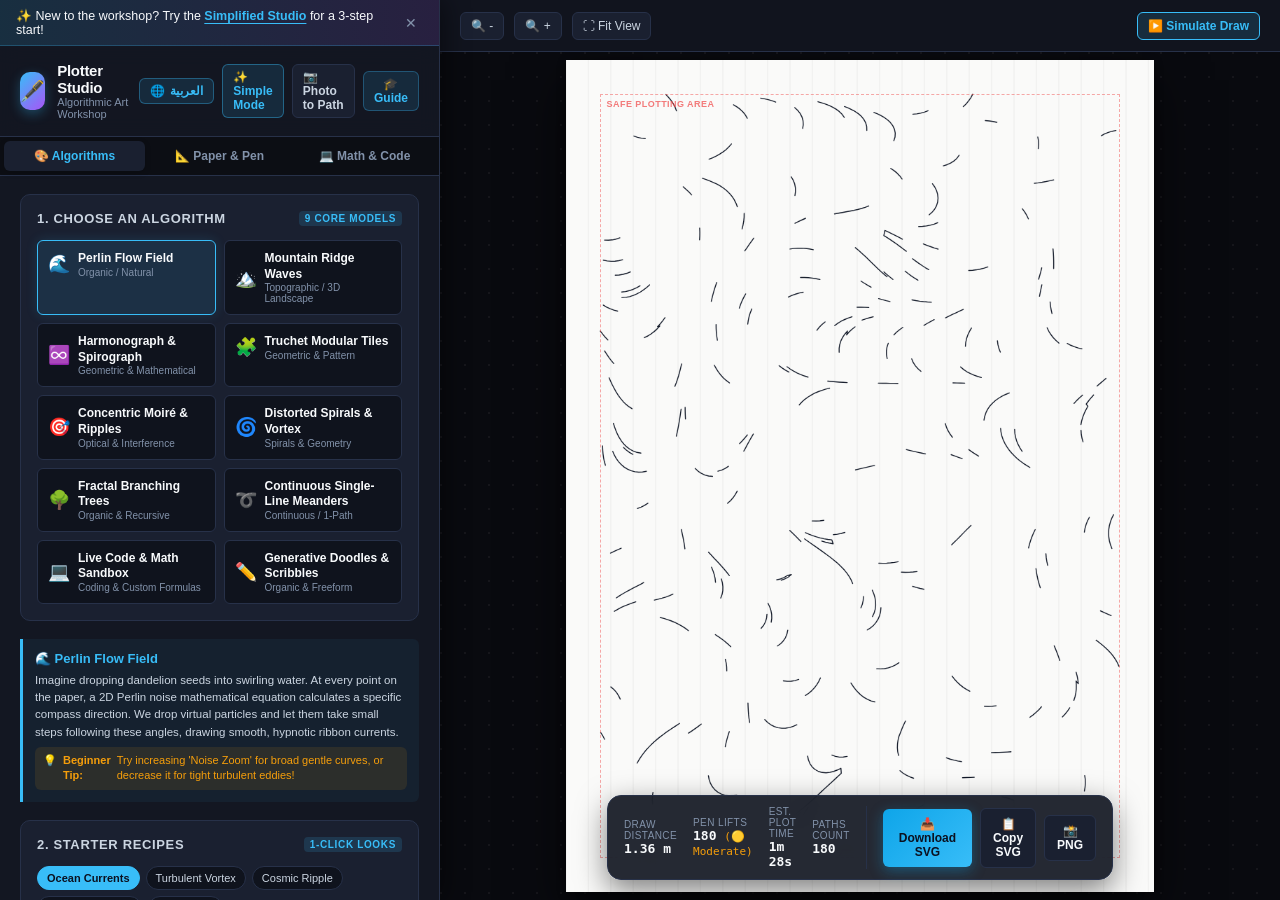
<file: index.html>
<!DOCTYPE html>
<html lang="en">
<head>
  <meta charset="UTF-8">
  <meta name="viewport" content="width=device-width, initial-scale=1.0">
  <title>Pen Plotter Studio - Algorithmic Generative Art Workshop</title>
  <style>
:root {
  --bg-app: #0c0e14;
  --bg-sidebar: #131722;
  --bg-card: #1a2030;
  --bg-card-hover: #222b40;
  --bg-input: #0f131d;
  --border-color: #273149;
  --border-focus: #38bdf8;
  
  --text-main: #f8fafc;
  --text-secondary: #cbd5e1;
  --text-muted: #8292aa;
  
  --primary: #38bdf8;
  --primary-hover: #0ea5e9;
  --accent-cyan: #06b6d4;
  --accent-purple: #a855f7;
  --accent-rose: #f43f5e;
  --accent-amber: #f59e0b;
  --accent-emerald: #10b981;
  
  --sidebar-width: 440px;
  --radius-sm: 6px;
  --radius-md: 10px;
  --radius-lg: 14px;
  --shadow-lg: 0 10px 25px -5px rgba(0, 0, 0, 0.5), 0 8px 10px -6px rgba(0, 0, 0, 0.5);
}

* {
  box-sizing: border-box;
  margin: 0;
  padding: 0;
  -webkit-font-smoothing: antialiased;
}

body {
  font-family: -apple-system, BlinkMacSystemFont, "Segoe UI", Roboto, Inter, Helvetica, Arial, sans-serif;
  background-color: var(--bg-app);
  color: var(--text-main);
  height: 100vh;
  display: flex;
  overflow: hidden;
}

/* Scrollbar */
::-webkit-scrollbar {
  width: 6px;
  height: 6px;
}
::-webkit-scrollbar-track {
  background: var(--bg-app);
}
::-webkit-scrollbar-thumb {
  background: var(--border-color);
  border-radius: 3px;
}
::-webkit-scrollbar-thumb:hover {
  background: var(--text-muted);
}

/* =========================================================================
   SIDEBAR
   ========================================================================= */
.sidebar {
  width: var(--sidebar-width);
  min-width: 380px;
  max-width: 500px;
  height: 100vh;
  background: var(--bg-sidebar);
  border-right: 1px solid var(--border-color);
  display: flex;
  flex-direction: column;
  z-index: 20;
  box-shadow: 4px 0 24px rgba(0, 0, 0, 0.45);
}

/* Beginner Welcome Banner in Pro Mode */
.pro-welcome-banner {
  background: linear-gradient(90deg, rgba(56, 189, 248, 0.14), rgba(168, 85, 247, 0.14));
  border-bottom: 1px solid rgba(56, 189, 248, 0.25);
  padding: 8px 16px;
  font-size: 12.5px;
  color: var(--text-main);
  display: flex;
  align-items: center;
  justify-content: space-between;
  gap: 10px;
}

.pro-welcome-banner a {
  color: var(--primary);
  font-weight: 700;
  text-decoration: underline;
  text-underline-offset: 3px;
}

.banner-close-btn {
  background: transparent;
  border: none;
  color: var(--text-muted);
  cursor: pointer;
  font-size: 14px;
  padding: 2px 6px;
  border-radius: var(--radius-sm);
  transition: all 0.2s ease;
}

.banner-close-btn:hover {
  color: var(--text-main);
  background: rgba(255, 255, 255, 0.1);
}

.sidebar-header {
  padding: 16px 20px;
  background: rgba(19, 23, 34, 0.95);
  backdrop-filter: blur(10px);
  border-bottom: 1px solid var(--border-color);
  display: flex;
  align-items: center;
  justify-content: space-between;
}

.logo-area {
  display: flex;
  align-items: center;
  gap: 12px;
}

.logo-icon {
  width: 38px;
  height: 38px;
  background: linear-gradient(135deg, #38bdf8, #a855f7);
  border-radius: var(--radius-md);
  display: flex;
  align-items: center;
  justify-content: center;
  font-size: 20px;
  box-shadow: 0 4px 12px rgba(56, 189, 248, 0.3);
}

.logo-text h1 {
  font-size: 15px;
  font-weight: 700;
  letter-spacing: -0.02em;
  color: var(--text-main);
}

.logo-text p {
  font-size: 11px;
  color: var(--text-muted);
}

.header-actions {
  display: flex;
  align-items: center;
  gap: 8px;
}

.btn-guide {
  background: rgba(56, 189, 248, 0.12);
  color: var(--primary);
  border: 1px solid rgba(56, 189, 248, 0.3);
  padding: 5px 10px;
  border-radius: var(--radius-sm);
  font-size: 12px;
  font-weight: 600;
  cursor: pointer;
  display: flex;
  align-items: center;
  gap: 5px;
  transition: all 0.2s ease;
}

.btn-guide:hover {
  background: rgba(56, 189, 248, 0.22);
  border-color: var(--primary);
}

/* Sidebar navigation tabs */
.sidebar-tabs {
  display: flex;
  background: var(--bg-app);
  border-bottom: 1px solid var(--border-color);
  padding: 4px;
  gap: 4px;
}

.tab-btn {
  flex: 1;
  background: transparent;
  border: none;
  color: var(--text-muted);
  font-size: 12px;
  font-weight: 600;
  padding: 8px 12px;
  border-radius: var(--radius-sm);
  cursor: pointer;
  display: flex;
  align-items: center;
  justify-content: center;
  gap: 6px;
  transition: all 0.2s ease;
}

.tab-btn:hover {
  color: var(--text-main);
  background: rgba(255, 255, 255, 0.04);
}

.tab-btn.active {
  background: var(--bg-card);
  color: var(--primary);
  box-shadow: 0 2px 6px rgba(0, 0, 0, 0.2);
}

/* Sidebar Scroll Content */
.sidebar-content {
  flex: 1;
  overflow-y: auto;
  padding: 18px 20px;
  display: flex;
  flex-direction: column;
  gap: 20px;
}

.tab-pane {
  display: none;
  flex-direction: column;
  gap: 18px;
}

.tab-pane.active {
  display: flex;
}

/* Section Cards */
.control-section {
  background: var(--bg-card);
  border: 1px solid var(--border-color);
  border-radius: var(--radius-md);
  padding: 16px;
  display: flex;
  flex-direction: column;
  gap: 14px;
}

.section-title {
  font-size: 13px;
  font-weight: 700;
  text-transform: uppercase;
  letter-spacing: 0.05em;
  color: var(--text-secondary);
  display: flex;
  align-items: center;
  justify-content: space-between;
}

.section-title span.badge {
  font-size: 10px;
  padding: 2px 6px;
  border-radius: 4px;
  font-weight: 700;
  background: rgba(56, 189, 248, 0.15);
  color: var(--primary);
}

/* Algorithm selector cards */
.algo-grid {
  display: grid;
  grid-template-columns: repeat(2, 1fr);
  gap: 8px;
}

.algo-card {
  background: var(--bg-input);
  border: 1px solid var(--border-color);
  border-radius: var(--radius-sm);
  padding: 10px;
  cursor: pointer;
  display: flex;
  flex-direction: column;
  gap: 4px;
  transition: all 0.2s ease;
  position: relative;
  text-align: left;
}

.algo-card:hover {
  background: var(--bg-card-hover);
  border-color: rgba(56, 189, 248, 0.4);
}

.algo-card.active {
  background: rgba(56, 189, 248, 0.1);
  border-color: var(--primary);
  box-shadow: 0 0 12px rgba(56, 189, 248, 0.15);
}

.algo-card-top {
  display: flex;
  align-items: center;
  gap: 8px;
}

.algo-card-icon {
  font-size: 18px;
}

.algo-card-name {
  font-size: 12px;
  font-weight: 600;
  color: var(--text-main);
  line-height: 1.3;
}

.algo-card-category {
  font-size: 10px;
  color: var(--text-muted);
}

/* Algorithm Banner Info Box */
.algo-info-box {
  background: rgba(56, 189, 248, 0.06);
  border-left: 3px solid var(--primary);
  border-radius: 0 var(--radius-sm) var(--radius-sm) 0;
  padding: 12px;
  display: flex;
  flex-direction: column;
  gap: 6px;
}

.algo-info-header {
  display: flex;
  align-items: center;
  justify-content: space-between;
}

.algo-info-title {
  font-size: 13px;
  font-weight: 700;
  color: var(--primary);
  display: flex;
  align-items: center;
  gap: 6px;
}

.algo-info-desc {
  font-size: 11.5px;
  line-height: 1.5;
  color: var(--text-secondary);
}

.algo-tip {
  font-size: 11px;
  color: var(--accent-amber);
  background: rgba(245, 158, 11, 0.1);
  padding: 6px 8px;
  border-radius: var(--radius-sm);
  display: flex;
  align-items: flex-start;
  gap: 6px;
  line-height: 1.4;
}

/* Preset Pill Selector */
.preset-bar {
  display: flex;
  flex-direction: column;
  gap: 8px;
}

.preset-pills {
  display: flex;
  flex-wrap: wrap;
  gap: 6px;
}

.preset-pill {
  background: var(--bg-input);
  border: 1px solid var(--border-color);
  color: var(--text-secondary);
  font-size: 11px;
  padding: 5px 9px;
  border-radius: 20px;
  cursor: pointer;
  transition: all 0.2s ease;
  white-space: nowrap;
}

.preset-pill:hover {
  background: var(--bg-card-hover);
  border-color: var(--text-muted);
  color: var(--text-main);
}

.preset-pill.active {
  background: var(--primary);
  color: #0b1120;
  border-color: var(--primary);
  font-weight: 600;
}

/* Seed & Randomizer Bar */
.seed-bar {
  display: flex;
  align-items: center;
  gap: 8px;
}

.seed-input-wrapper {
  flex: 1;
  position: relative;
  display: flex;
  align-items: center;
}

.seed-input {
  width: 100%;
  background: var(--bg-input);
  border: 1px solid var(--border-color);
  color: var(--text-main);
  padding: 8px 12px;
  border-radius: var(--radius-sm);
  font-size: 12px;
  font-family: monospace;
}

.seed-input:focus {
  outline: none;
  border-color: var(--border-focus);
}

.btn-random {
  background: linear-gradient(135deg, #f59e0b, #ef4444);
  color: white;
  border: none;
  padding: 8px 14px;
  border-radius: var(--radius-sm);
  font-size: 12px;
  font-weight: 700;
  cursor: pointer;
  display: flex;
  align-items: center;
  gap: 6px;
  transition: all 0.2s ease;
  box-shadow: 0 2px 8px rgba(239, 68, 68, 0.25);
}

.btn-random:hover {
  transform: translateY(-1px);
  filter: brightness(1.1);
}

.btn-random:active {
  transform: translateY(0);
}

.btn-undo-seed {
  background: var(--bg-card);
  border: 1px solid var(--border-color);
  color: var(--text-main);
  padding: 8px 12px;
  border-radius: var(--radius-sm);
  font-size: 13px;
  font-weight: 700;
  cursor: pointer;
  display: flex;
  align-items: center;
  justify-content: center;
  transition: all 0.2s ease;
}

.btn-undo-seed:hover {
  background: var(--bg-card-hover);
  border-color: var(--primary);
  color: var(--primary);
  transform: translateY(-1px);
}

.btn-undo-seed:active {
  transform: translateY(0);
}

/* Parameter Controls */
.param-group {
  display: flex;
  flex-direction: column;
  gap: 12px;
}

.param-item {
  display: flex;
  flex-direction: column;
  gap: 5px;
}

.param-header {
  display: flex;
  align-items: center;
  justify-content: space-between;
}

.param-label {
  font-size: 12px;
  font-weight: 500;
  color: var(--text-secondary);
  display: flex;
  align-items: center;
  gap: 5px;
}

.param-value {
  font-size: 11px;
  font-family: monospace;
  font-weight: 600;
  color: var(--primary);
  background: var(--bg-input);
  padding: 2px 6px;
  border-radius: 4px;
  border: 1px solid rgba(255, 255, 255, 0.05);
}

/* Custom styled range slider */
input[type="range"] {
  -webkit-appearance: none;
  width: 100%;
  height: 6px;
  background: var(--bg-input);
  border-radius: 3px;
  outline: none;
  border: 1px solid var(--border-color);
}

input[type="range"]::-webkit-slider-thumb {
  -webkit-appearance: none;
  width: 16px;
  height: 16px;
  border-radius: 50%;
  background: var(--primary);
  cursor: pointer;
  border: 2px solid var(--bg-sidebar);
  box-shadow: 0 0 6px rgba(56, 189, 248, 0.6);
  transition: transform 0.1s ease;
}

input[type="range"]::-webkit-slider-thumb:hover {
  transform: scale(1.2);
}

select.param-select {
  width: 100%;
  background: var(--bg-input);
  border: 1px solid var(--border-color);
  color: var(--text-main);
  padding: 8px 10px;
  border-radius: var(--radius-sm);
  font-size: 12px;
  cursor: pointer;
}

select.param-select:focus {
  outline: none;
  border-color: var(--border-focus);
}

/* Checkbox Toggle Switch */
.param-checkbox-row {
  display: flex;
  align-items: center;
  justify-content: space-between;
  padding: 4px 0;
}

.switch {
  position: relative;
  display: inline-block;
  width: 36px;
  height: 20px;
}

.switch input {
  opacity: 0;
  width: 0;
  height: 0;
}

.slider-switch {
  position: absolute;
  cursor: pointer;
  top: 0;
  left: 0;
  right: 0;
  bottom: 0;
  background-color: var(--bg-input);
  border: 1px solid var(--border-color);
  transition: .3s;
  border-radius: 20px;
}

.slider-switch:before {
  position: absolute;
  content: "";
  height: 14px;
  width: 14px;
  left: 2px;
  bottom: 2px;
  background-color: var(--text-muted);
  transition: .3s;
  border-radius: 50%;
}

input:checked + .slider-switch {
  background-color: var(--primary);
  border-color: var(--primary);
}

input:checked + .slider-switch:before {
  transform: translateX(16px);
  background-color: #0b1120;
}

/* Code Snippet Box */
.code-preview-box {
  background: #090c13;
  border: 1px solid var(--border-color);
  border-radius: var(--radius-sm);
  padding: 12px;
  font-family: "SF Mono", Monaco, Consolas, "Liberation Mono", monospace;
  font-size: 11px;
  line-height: 1.6;
  color: #38bdf8;
  overflow-x: auto;
  white-space: pre;
}

/* =========================================================================
   MAIN VIEWPORT & CANVAS
   ========================================================================= */
.main-viewport {
  flex: 1;
  height: 100vh;
  display: flex;
  flex-direction: column;
  background: #090a0f;
  position: relative;
  overflow: hidden;
}

/* Top Toolbar */
.top-toolbar {
  height: 52px;
  background: rgba(19, 23, 34, 0.85);
  backdrop-filter: blur(10px);
  border-bottom: 1px solid var(--border-color);
  display: flex;
  align-items: center;
  justify-content: space-between;
  padding: 0 20px;
  z-index: 15;
}

.toolbar-group {
  display: flex;
  align-items: center;
  gap: 10px;
}

.toolbar-btn {
  background: var(--bg-card);
  border: 1px solid var(--border-color);
  color: var(--text-secondary);
  font-size: 12px;
  padding: 6px 10px;
  border-radius: var(--radius-sm);
  cursor: pointer;
  display: flex;
  align-items: center;
  gap: 6px;
  transition: all 0.2s ease;
}

.toolbar-btn:hover {
  background: var(--bg-card-hover);
  color: var(--text-main);
  border-color: var(--text-muted);
}

.paper-selector, .pen-selector {
  display: flex;
  align-items: center;
  gap: 6px;
  font-size: 12px;
  color: var(--text-muted);
}

.color-dot {
  width: 14px;
  height: 14px;
  border-radius: 50%;
  border: 1px solid rgba(255, 255, 255, 0.3);
  display: inline-block;
}

/* Canvas Container with Pan/Zoom */
.canvas-wrapper {
  flex: 1;
  position: relative;
  overflow: hidden;
  display: flex;
  align-items: center;
  justify-content: center;
  cursor: grab;
  background-image: 
    radial-gradient(circle at 1px 1px, rgba(255, 255, 255, 0.05) 1px, transparent 0);
  background-size: 24px 24px;
}

.canvas-wrapper.panning {
  cursor: grabbing;
}

.paper-sheet {
  position: relative;
  box-shadow: 0 20px 50px rgba(0, 0, 0, 0.6), 0 2px 8px rgba(0, 0, 0, 0.4);
  transition: box-shadow 0.2s ease;
  transform-origin: center center;
}

#artCanvas {
  display: block;
}

/* Margin Indicator Overlay */
.margin-overlay {
  position: absolute;
  pointer-events: none;
  border: 1px dashed rgba(239, 68, 68, 0.45);
}

.margin-overlay::after {
  content: "Safe Plotting Area";
  position: absolute;
  top: 4px;
  left: 6px;
  font-size: 9px;
  font-weight: 700;
  text-transform: uppercase;
  color: rgba(239, 68, 68, 0.7);
  letter-spacing: 0.05em;
}

/* Floating Plotter Diagnostics & Actions Bar */
.bottom-dock {
  position: absolute;
  bottom: 20px;
  left: 50%;
  transform: translateX(-50%);
  background: rgba(19, 23, 34, 0.92);
  backdrop-filter: blur(12px);
  border: 1px solid var(--border-color);
  border-radius: var(--radius-lg);
  padding: 10px 16px;
  display: flex;
  align-items: center;
  gap: 16px;
  box-shadow: 0 10px 30px rgba(0, 0, 0, 0.5);
  z-index: 15;
}

.plot-stats {
  display: flex;
  align-items: center;
  gap: 16px;
  border-right: 1px solid var(--border-color);
  padding-right: 16px;
}

.stat-item {
  display: flex;
  flex-direction: column;
}

.stat-label {
  font-size: 10px;
  text-transform: uppercase;
  color: var(--text-muted);
  letter-spacing: 0.04em;
}

.stat-val {
  font-size: 13px;
  font-weight: 700;
  color: var(--text-main);
  font-family: monospace;
}

.plot-actions {
  display: flex;
  align-items: center;
  gap: 8px;
}

.btn-primary {
  background: linear-gradient(135deg, #0ea5e9, #38bdf8);
  color: #0b1120;
  border: none;
  padding: 8px 16px;
  border-radius: var(--radius-sm);
  font-size: 12px;
  font-weight: 700;
  cursor: pointer;
  display: flex;
  align-items: center;
  gap: 6px;
  box-shadow: 0 4px 14px rgba(14, 165, 233, 0.35);
  transition: all 0.2s ease;
}

.btn-primary:hover {
  transform: translateY(-1px);
  filter: brightness(1.1);
}

.btn-secondary {
  background: var(--bg-card);
  border: 1px solid var(--border-color);
  color: var(--text-main);
  padding: 8px 12px;
  border-radius: var(--radius-sm);
  font-size: 12px;
  font-weight: 600;
  cursor: pointer;
  display: flex;
  align-items: center;
  gap: 6px;
  transition: all 0.2s ease;
}

.btn-secondary:hover {
  background: var(--bg-card-hover);
  border-color: var(--text-muted);
}

/* Simulation Floating Panel */
.simulator-panel {
  position: absolute;
  top: 70px;
  right: 20px;
  width: 320px;
  background: rgba(19, 23, 34, 0.95);
  backdrop-filter: blur(12px);
  border: 1px solid var(--border-color);
  border-radius: var(--radius-md);
  padding: 14px;
  display: flex;
  flex-direction: column;
  gap: 10px;
  box-shadow: var(--shadow-lg);
  z-index: 15;
}

.sim-header {
  display: flex;
  align-items: center;
  justify-content: space-between;
}

.sim-title {
  font-size: 12px;
  font-weight: 700;
  text-transform: uppercase;
  letter-spacing: 0.05em;
  color: var(--primary);
  display: flex;
  align-items: center;
  gap: 6px;
}

.sim-controls {
  display: flex;
  align-items: center;
  gap: 8px;
}

.sim-btn {
  background: var(--bg-input);
  border: 1px solid var(--border-color);
  color: var(--text-main);
  width: 32px;
  height: 32px;
  border-radius: 50%;
  display: flex;
  align-items: center;
  justify-content: center;
  font-size: 14px;
  cursor: pointer;
  transition: all 0.2s ease;
}

.sim-btn:hover {
  background: var(--primary);
  color: #0b1120;
  border-color: var(--primary);
}

.sim-btn.play-btn {
  background: var(--primary);
  color: #0b1120;
  border-color: var(--primary);
}

.sim-scrubber {
  width: 100%;
}

.sim-status {
  font-size: 11px;
  color: var(--text-muted);
  display: flex;
  justify-content: space-between;
}

/* Modal Dialogs */
.modal-overlay {
  display: none;
  position: fixed;
  top: 0;
  left: 0;
  width: 100vw;
  height: 100vh;
  background: rgba(0, 0, 0, 0.75);
  backdrop-filter: blur(6px);
  z-index: 100;
  align-items: center;
  justify-content: center;
}

.modal-overlay.open {
  display: flex;
}

.modal-card {
  width: 90%;
  max-width: 680px;
  max-height: 85vh;
  background: var(--bg-sidebar);
  border: 1px solid var(--border-color);
  border-radius: var(--radius-lg);
  display: flex;
  flex-direction: column;
  box-shadow: 0 25px 60px rgba(0, 0, 0, 0.7);
  overflow: hidden;
  animation: modalFadeIn 0.25s ease-out;
}

@keyframes modalFadeIn {
  from { opacity: 0; transform: scale(0.95); }
  to { opacity: 1; transform: scale(1); }
}

.modal-header {
  padding: 18px 24px;
  background: var(--bg-card);
  border-bottom: 1px solid var(--border-color);
  display: flex;
  align-items: center;
  justify-content: space-between;
}

.modal-title {
  font-size: 16px;
  font-weight: 700;
  display: flex;
  align-items: center;
  gap: 8px;
}

.modal-close {
  background: transparent;
  border: none;
  color: var(--text-muted);
  font-size: 20px;
  cursor: pointer;
  padding: 4px;
}

.modal-close:hover {
  color: var(--text-main);
}

.modal-body {
  padding: 24px;
  overflow-y: auto;
  font-size: 13.5px;
  line-height: 1.6;
  color: var(--text-secondary);
  display: flex;
  flex-direction: column;
  gap: 16px;
}

.modal-body h3 {
  font-size: 15px;
  color: var(--primary);
  margin-top: 8px;
}

.modal-body ul {
  padding-left: 20px;
  display: flex;
  flex-direction: column;
  gap: 6px;
}

.guide-step-card {
  background: var(--bg-card);
  border: 1px solid var(--border-color);
  border-radius: var(--radius-sm);
  padding: 12px 16px;
  display: flex;
  gap: 12px;
  align-items: flex-start;
}

.guide-step-num {
  width: 26px;
  height: 26px;
  background: var(--primary);
  color: #0b1120;
  border-radius: 50%;
  display: flex;
  align-items: center;
  justify-content: center;
  font-weight: 700;
  font-size: 13px;
  flex-shrink: 0;
}

.toast {
  position: fixed;
  bottom: 80px;
  right: 24px;
  background: var(--bg-card);
  border: 1px solid var(--border-focus);
  color: var(--text-main);
  padding: 10px 18px;
  border-radius: var(--radius-sm);
  font-size: 12px;
  font-weight: 600;
  box-shadow: 0 10px 25px rgba(0, 0, 0, 0.5);
  display: flex;
  align-items: center;
  gap: 8px;
  z-index: 110;
  opacity: 0;
  transform: translateY(10px);
  transition: all 0.25s ease;
  pointer-events: none;
}

.toast.show {
  opacity: 1;
  transform: translateY(0);
}

/* =========================================================================
   RTL & ARABIC SUPPORT
   ========================================================================= */
body[dir="rtl"] {
  direction: rtl;
  text-align: right;
  font-family: -apple-system, BlinkMacSystemFont, "SF Pro Arabic", "Geeza Pro", "Noto Sans Arabic", "Segoe UI", Roboto, sans-serif;
}

body[dir="rtl"] .sidebar {
  border-right: none;
  border-left: 1px solid var(--border-color);
  box-shadow: -4px 0 24px rgba(0, 0, 0, 0.45);
}

body[dir="rtl"] .algo-card {
  text-align: right;
}

body[dir="rtl"] .algo-info-box {
  border-left: none;
  border-right: 3px solid var(--primary);
  border-radius: var(--radius-sm) 0 0 var(--radius-sm);
}

body[dir="rtl"] .plot-stats {
  border-right: none;
  border-left: 1px solid var(--border-color);
  padding-right: 0;
  padding-left: 16px;
}

body[dir="rtl"] .simulator-panel {
  right: auto;
  left: 20px;
}

body[dir="rtl"] .toast {
  right: auto;
  left: 24px;
}

body[dir="rtl"] .guide-step-card {
  text-align: right;
}

.lang-switch-btn {
  background: rgba(56, 189, 248, 0.12) !important;
  color: var(--primary) !important;
  border: 1px solid rgba(56, 189, 248, 0.35) !important;
  font-weight: 700 !important;
  display: flex;
  align-items: center;
  gap: 5px;
}

.lang-switch-btn:hover {
  background: rgba(56, 189, 248, 0.25) !important;
}

</style>
  <link rel="icon" href="data:image/svg+xml,<svg xmlns='http://www.w3.org/2000/svg' viewBox='0 0 100 100'><text y='.9em' font-size='90'>🖋️</text></svg>">
</head>
<body>

  <!-- =========================================================================
       SIDEBAR CONTROLS
       ========================================================================= -->
  <aside class="sidebar">
    <!-- Gentle Beginner Welcome Banner -->
    <div class="pro-welcome-banner" id="proBanner">
      <span id="txtProBanner">✨ جديد في الورشة؟ جرّب <a href="simple.html" id="linkToSimple">الاستوديو المبسط</a> بـ ٣ خطوات سهلة!</span>
      <button class="banner-close-btn" id="btnCloseBanner" title="Dismiss / إغلاق">✕</button>
    </div>

    <div class="sidebar-header">
      <div class="logo-area">
        <div class="logo-icon">🖋️</div>
        <div class="logo-text">
          <h1 id="logoTitle">Plotter Studio</h1>
          <p id="logoSub">Algorithmic Art Workshop</p>
        </div>
      </div>
      <div class="header-actions">
        <button class="btn-guide lang-switch-btn" id="btnLangSwitch" title="Switch Language / تغيير اللغة">
          <span>🌐</span>
          <span id="langLabel">العربية</span>
        </button>
        <a href="simple.html" class="btn-guide" id="linkSimpleMode" style="text-decoration: none; color: #38bdf8; border-color: rgba(56, 189, 248, 0.4); background: rgba(56, 189, 248, 0.12); font-weight: 700;" title="Switch to Simple Bilingual Mode (عربي / EN)">
          <span id="txtSimpleLink">✨ الوضع المبسط</span>
        </a>
        <a href="image_to_path.html" class="btn-guide" id="linkPhotoToPath" style="text-decoration: none; color: var(--text-secondary); border-color: var(--border-color); background: var(--bg-card);" title="Switch to Photo / Raster Vectorizer">
          <span id="txtPhotoLink">📷 Photo</span>
        </a>
        <button class="btn-guide" id="btnOpenGuide" title="View Workshop Guide & Plotter Instructions">
          <span id="txtGuideBtn">🎓 Guide</span>
        </button>
      </div>
    </div>

    <!-- Tab navigation -->
    <nav class="sidebar-tabs">
      <button class="tab-btn active" data-tab="tab-algorithms" id="tabBtnAlgorithms">
        <span id="txtTabAlgorithms">🎨 Algorithms</span>
      </button>
      <button class="tab-btn" data-tab="tab-setup" id="tabBtnSetup">
        <span id="txtTabSetup">📐 Paper & Pen</span>
      </button>
      <button class="tab-btn" data-tab="tab-code" id="tabBtnCode">
        <span id="txtTabCode">💻 Math & Code</span>
      </button>
    </nav>

    <div class="sidebar-content">

      <!-- =====================================================================
           TAB 1: ALGORITHMS & PRESETS
           ===================================================================== -->
      <div class="tab-pane active" id="tab-algorithms">

        <!-- Algorithm Grid Selection -->
        <div class="control-section">
          <div class="section-title">
            <span id="secAlgoTitle">1. Choose an Algorithm</span>
            <span class="badge" id="badgeAlgo">8 Core Models</span>
          </div>
          <div class="algo-grid" id="algoGrid">
            <!-- Populated dynamically by app.js -->
          </div>
        </div>

        <!-- Algorithm Info Box -->
        <div class="algo-info-box" id="algoInfoBox">
          <div class="algo-info-header">
            <div class="algo-info-title" id="algoInfoTitle">🌊 Perlin Flow Field</div>
          </div>
          <p class="algo-info-desc" id="algoInfoDesc">
            Trace hundreds of particles drifting through an invisible fluid river or wind current.
          </p>
          <div class="algo-tip" id="algoInfoTip">
            💡 <b>Beginner Tip:</b> Try increasing 'Noise Zoom' for broad gentle curves!
          </div>
        </div>

        <!-- Starter Presets / Recipes -->
        <div class="control-section">
          <div class="section-title">
            <span id="secPresetTitle">2. Starter Recipes</span>
            <span class="badge" id="badgePreset">1-Click Looks</span>
          </div>
          <div class="preset-bar">
            <div class="preset-pills" id="presetPills">
              <!-- Populated dynamically by app.js -->
            </div>
          </div>
        </div>

        <!-- Random Seed Bar -->
        <div class="control-section">
          <div class="section-title">
            <span id="secSeedTitle">3. Seed & Variations</span>
            <span class="badge" id="badgeSeed">Reproducible</span>
          </div>
          <div class="seed-bar">
            <div class="seed-input-wrapper">
              <input type="text" class="seed-input" id="seedInput" value="4242" title="Unique seed number">
            </div>
            <button class="btn-random" id="btnRandomSeed" title="Roll a new random variation (Shortcut: Spacebar)">
              <span id="txtRollSeed">🎲 Roll Seed</span>
            </button>
            <button class="btn-icon" id="btnUndoSeed" title="Undo / Previous Seed (↩ تراجع)">
              <span id="txtUndoSeed">↩</span>
            </button>
          </div>
        </div>

        <!-- Dynamic Parameter Sliders -->
        <div class="control-section">
          <div class="section-title">
            <span id="secParamTitle">4. Customize Parameters</span>
            <span class="badge" id="badgeParam">Live Tweak</span>
          </div>
          <div class="param-group" id="paramContainer">
            <!-- Populated dynamically by app.js -->
          </div>
        </div>

      </div>

      <!-- =====================================================================
           TAB 2: PAPER & PEN HARDWARE SETUP
           ===================================================================== -->
      <div class="tab-pane" id="tab-setup">

        <div class="control-section">
          <div class="section-title">
            <span id="secPaperTitle">Physical Paper Dimensions</span>
            <span class="badge" id="badgeHardware">Hardware Specs</span>
          </div>
          <div class="param-group">
            <div class="param-item">
              <label class="param-label" id="lblPaperSize">Paper Size Format</label>
              <select class="param-select" id="paperSelect">
                <!-- Populated dynamically -->
              </select>
            </div>
            <div class="param-item">
              <label class="param-label" id="lblOrientation">Paper Orientation</label>
              <select class="param-select" id="orientationSelect">
                <option value="portrait" id="optPortrait" selected>Portrait (Vertical)</option>
                <option value="landscape" id="optLandscape">Landscape (Horizontal)</option>
              </select>
            </div>
            <div class="param-item">
              <div class="param-header">
                <label class="param-label" id="lblMargin" title="Protects your plotter clips from being hit by the pen head">
                  Safe Margin (Clips Clearance)
                </label>
                <span class="param-value" id="marginVal">12 mm</span>
              </div>
              <input type="range" id="marginSlider" min="4" max="30" step="1" value="12">
            </div>
            <div class="param-item">
              <label class="param-label" id="lblPaperColor">Paper Color / Stock Preview</label>
              <select class="param-select" id="paperColorSelect">
                <option value="white" selected>Heavy White Bristol Paper</option>
                <option value="cream">Warm Cream Moleskine</option>
                <option value="black">Charcoal Black Heavy Cardstock</option>
                <option value="kraft">Natural Kraft Cardboard</option>
                <option value="indigo">Midnight Blueprint Indigo</option>
              </select>
            </div>
          </div>
        </div>

        <div class="control-section">
          <div class="section-title">
            <span id="secPenTitle">Pen Selection & Stroke Preview</span>
            <span class="badge" id="badgePen">Drawing Ink</span>
          </div>
          <div class="param-group">
            <div class="param-item">
              <label class="param-label" id="lblPen1">Pen 1 (Primary Pen)</label>
              <select class="param-select" id="pen1Select">
                <option value="micron_black" selected>Sakura Micron 0.3mm (Black)</option>
                <option value="gelly_white">Gelly Roll 0.5mm (White Gel)</option>
                <option value="metallic_gold">Metallic Gold Gel 0.4mm</option>
                <option value="fountain_blue">Prussian Blue Fountain Pen</option>
                <option value="crimson_red">Vivid Crimson Sharpie</option>
                <option value="cyan_fine">Electric Cyan Fine 0.3mm</option>
              </select>
            </div>
            <div class="param-item">
              <label class="param-label" id="lblPen2">Pen 2 (Accent Pen / Dual-Layer)</label>
              <select class="param-select" id="pen2Select">
                <option value="crimson_red" selected>Vivid Crimson Sharpie</option>
                <option value="metallic_gold">Metallic Gold Gel 0.4mm</option>
                <option value="cyan_fine">Electric Cyan Fine 0.3mm</option>
                <option value="gelly_white">Gelly Roll 0.5mm (White Gel)</option>
                <option value="fountain_blue">Prussian Blue Fountain Pen</option>
                <option value="micron_black">Sakura Micron 0.3mm (Black)</option>
              </select>
            </div>
          </div>
        </div>

        <div class="control-section">
          <div class="section-title">
            <span id="secOptTitle">Plotter Path Optimization & Servo Protection</span>
            <span class="badge" id="badgeOpt">Speed & Safety</span>
          </div>
          <div class="param-checkbox-row">
            <label class="param-label" id="lblOpt" title="Greedy TSP nearest-neighbor sorting cuts pen-up travel time by up to 50%">
              ⚡ TSP Path Optimization (Sort Nearest)
            </label>
            <label class="switch">
              <input type="checkbox" id="optimizePathsToggle" checked>
              <span class="slider-switch"></span>
            </label>
          </div>
          <div class="param-checkbox-row" style="margin-top: 8px;">
            <label class="param-label" id="lblServoProtection" title="Stitches endpoints closer than 2mm without lifting pen to protect micro-servos from thermal overheating">
              🛡️ Servo Thermal Protection (Path Stitching)
            </label>
            <label class="switch">
              <input type="checkbox" id="servoProtectionToggle" checked>
              <span class="slider-switch"></span>
            </label>
          </div>
          <p id="descOpt" style="font-size: 11px; color: var(--text-muted); line-height: 1.4; margin-top: 6px;">
            When enabled, disconnected lines are reordered and close endpoints (≤ 2mm) are seamlessly stitched without lifting the pen, preventing micro-servos from overheating and reducing plot time.
          </p>
        </div>

        <div class="control-section">
          <div class="section-title">
            <span id="secImageTitle">Switch to Image Studio</span>
          </div>
          <p id="descImage" style="font-size: 11.5px; color: var(--text-secondary); line-height: 1.5;">
            Want to vectorize a portrait or photo into continuous squiggles instead of purely generative math?
          </p>
          <a href="image_to_path.html" class="btn-secondary" id="btnImageStudio" style="text-decoration: none; justify-content: center;">
            📷 Open Image-to-Path Studio
          </a>
        </div>

      </div>

      <!-- =====================================================================
           TAB 3: MATH & CODE PEEK
           ===================================================================== -->
      <div class="tab-pane" id="tab-code">
        <div class="control-section">
          <div class="section-title">
            <span id="secCodeTitle">Algorithm Logic & Formula</span>
            <span class="badge" id="badgeCode">JavaScript</span>
          </div>
          <p id="descCode" style="font-size: 12px; color: var(--text-secondary); line-height: 1.5;">
            Every generative artwork is produced by mathematical rules executed repeatedly in loops. Here is the core logic running your selected algorithm:
          </p>
          <div class="code-preview-box" id="algoCodeSnippet">
// Algorithm formula
          </div>
        </div>

        <div class="control-section">
          <div class="section-title">
            <span id="secRecipeTitle">The Generative Recipe</span>
          </div>
          <div id="recipePoints" style="font-size: 12px; color: var(--text-secondary); line-height: 1.6; display: flex; flex-direction: column; gap: 8px;">
            <div id="recipePoint1"><b>1. Deterministic Seeds:</b> Generative art uses pseudo-random numbers seeded by a specific number (like <code>4242</code>). Every time you use that seed, the math reproduces the exact same strokes.</div>
            <div id="recipePoint2"><b>2. Vector Polylines:</b> Instead of raster pixels, pen plotters only understand continuous coordinate points: <code>[{x: 10, y: 15}, {x: 12, y: 18}, ...]</code>.</div>
            <div id="recipePoint3"><b>3. Physical Constraints:</b> Unlike screens, physical pens have friction, paper absorbs ink, and pen lifts take mechanical time. Algorithms with fewer lifts plot faster and cleaner!</div>
          </div>
        </div>
      </div>

    </div>
  </aside>

  <!-- =========================================================================
       MAIN VIEWPORT & CANVAS
       ========================================================================= -->
  <main class="main-viewport">

    <!-- Top Viewport Toolbar -->
    <header class="top-toolbar">
      <div class="toolbar-group">
        <button class="toolbar-btn" id="btnZoomOut" title="Zoom Out">🔍 -</button>
        <button class="toolbar-btn" id="btnZoomIn" title="Zoom In">🔍 +</button>
        <button class="toolbar-btn" id="btnZoomFit" title="Fit to Screen (Shortcut: F)"><span id="txtBtnZoomFit">⛶ Fit View</span></button>
      </div>

      <div class="toolbar-group">
        <button class="toolbar-btn" id="btnSimToggle" style="background: rgba(56, 189, 248, 0.15); border-color: var(--primary); color: var(--primary); font-weight: 700;">
          <span id="txtSimToggle">▶️ Simulate Draw</span>
        </button>
      </div>
    </header>

    <!-- Canvas Pan/Zoom Wrapper -->
    <div class="canvas-wrapper" id="canvasWrapper">
      <div class="paper-sheet" id="paperSheet">
        <canvas id="artCanvas"></canvas>
        <div class="margin-overlay" id="marginOverlay"></div>
      </div>
    </div>

    <!-- Floating Plotter Simulation Panel (Hidden by default) -->
    <div class="simulator-panel" id="simulatorPanel" style="display: none;">
      <div class="sim-header">
        <div class="sim-title" id="simTitleBox">
          <span id="txtSimTitle">🤖 Pen Plotter Simulator</span>
        </div>
        <button class="modal-close" onclick="document.getElementById('simulatorPanel').style.display='none'">✕</button>
      </div>

      <div class="sim-controls">
        <button class="sim-btn play-btn" id="simPlayBtn" title="Play / Pause">▶</button>
        <button class="sim-btn" id="simStopBtn" title="Reset">⏹</button>
        <select class="param-select" id="simSpeedSelect" style="width: auto; padding: 4px 8px;">
          <option value="0.25">🐢 0.25x (Super Slow)</option>
          <option value="0.5">🐢 0.5x (Slow & Relaxed)</option>
          <option value="1" selected>🚶 1x (Real Time)</option>
          <option value="2">🐇 2x Speed</option>
          <option value="5">⚡ 5x Speed</option>
        </select>
      </div>

      <input type="range" class="sim-scrubber" id="simScrubber" min="0" max="100" value="0">

      <div class="sim-status">
        <span id="simPenState" style="color: #10b981; font-weight: 600;">PEN READY</span>
        <span id="simCoords" style="font-family: monospace;">X: 0.0mm Y: 0.0mm</span>
      </div>
    </div>

    <!-- Bottom Floating Plotter Diagnostics & Actions Bar -->
    <div class="bottom-dock">
      <div class="plot-stats">
        <div class="stat-item">
          <span class="stat-label" id="lblStatDist">Draw Distance</span>
          <span class="stat-val" id="statDistance">0.0 m</span>
        </div>
        <div class="stat-item">
          <span class="stat-label" id="lblStatLifts">Pen Lifts</span>
          <span class="stat-val" id="statLifts">0</span>
        </div>
        <div class="stat-item">
          <span class="stat-label" id="lblStatTime">Est. Plot Time</span>
          <span class="stat-val" id="statTime">0s</span>
        </div>
        <div class="stat-item">
          <span class="stat-label" id="lblStatPaths">Paths Count</span>
          <span class="stat-val" id="statPaths">0</span>
        </div>
      </div>

      <div class="plot-actions">
        <button class="btn-primary" id="btnDownloadSVG" title="Download clean vector SVG with exact millimeter dimensions for AxiDraw / Inkscape">
          <span id="txtBtnDownloadSVG">📥 Download SVG</span>
        </button>
        <button class="btn-secondary" id="btnCopySVG" title="Copy raw SVG markup to paste into Inkscape or Illustrator">
          <span id="txtBtnCopySVG">📋 Copy SVG</span>
        </button>
        <button class="btn-secondary" id="btnDownloadPNG" title="Download snapshot image for workshop submission">
          <span id="txtBtnDownloadPNG">📸 PNG</span>
        </button>
      </div>
    </div>

  </main>

  <!-- =========================================================================
       WORKSHOP GUIDE & AXIDRAW CHEATSHEET MODAL
       ========================================================================= -->
  <div class="modal-overlay" id="guideModal">
    <div class="modal-card">
      <div class="modal-header">
        <div class="modal-title" id="modalGuideTitle">
          <span>🎓 Workshop Guide & Pen Plotter Cheatsheet</span>
        </div>
        <button class="modal-close" id="btnCloseGuide">✕</button>
      </div>
      <div class="modal-body" id="modalGuideBody">

        <h3>🌟 What is Algorithmic Generative Art?</h3>
        <p>
          Generative art is art made by a collaboration between a human artist and an autonomous system (an algorithm). Instead of manually drawing individual lines, you design the <b>rules</b>, <b>mathematical formulas</b>, and <b>random variations</b>. The computer computes thousands of coordinate points, and a mechanical pen plotter physically draws the artwork with real ink on paper!
        </p>

        <h3>🖋️ The 4 Steps: From Screen to Physical Paper</h3>
        <div style="display: flex; flex-direction: column; gap: 10px;">
          <div class="guide-step-card">
            <div class="guide-step-num">1</div>
            <div>
              <b>Choose & Tweak Your Algorithm:</b> Pick an algorithm on the left sidebar (Flow Fields, Mountain Ridges, Harmonographs, etc.). Tweak the sliders, test starter recipes, and hit <b>🎲 Roll Seed</b> until you love the composition.
            </div>
          </div>
          <div class="guide-step-card">
            <div class="guide-step-num">2</div>
            <div>
              <b>Check Plotter Safety Margins:</b> Keep the <i>Safe Margin</i> at 12mm or higher. This ensures the pen head never bumps into the metal binder clips holding your paper to the board!
            </div>
          </div>
          <div class="guide-step-card">
            <div class="guide-step-num">3</div>
            <div>
              <b>Simulate the Draw:</b> Click <b>▶️ Simulate Draw</b> to watch the virtual pen move across your page. Look out for pen lifts and total distance.
            </div>
          </div>
          <div class="guide-step-card">
            <div class="guide-step-num">4</div>
            <div>
              <b>Download SVG & Plot:</b> Click <b>📥 Download SVG</b>. Open the SVG in <b>Inkscape</b>, connect your AxiDraw or plotter via USB, select <i>Extensions > AxiDraw > Plot</i>, and watch your code come to life in physical ink!
            </div>
          </div>
        </div>

        <h3>💡 3 Golden Rules for Pen Plotting Beginners</h3>
        <ul>
          <li><b>No Fills, Only Strokes:</b> A pen plotter cannot paint solid fills like a desktop printer. Shading is achieved by dense parallel lines, cross-hatching, or tight squiggles.</li>
          <li><b>Mind the Pen Bleed:</b> If a line stops for too long or overlaps repeatedly, wet ink can bleed through paper. Our TSP Path Optimizer eliminates duplicate visits!</li>
          <li><b>Test Your Pen Height First:</b> When clamping your pen (Sakura Micron, gel pen, or fountain pen), ensure the pen tip sits ~3mm above the paper when raised, and rests gently on paper when lowered.</li>
        </ul>

        <h3>🚀 Recommended Pens & Papers</h3>
        <ul>
          <li><b>Best Pens:</b> Sakura Pigma Micron (0.3mm or 0.5mm), Uni-ball Signo Broad (White or Metallic Gold), Pilot G2 Gel.</li>
          <li><b>Best Paper:</b> Bristol Board (Smooth), Heavy Cardstock (250+ gsm), or Clairefontaine archival sketch paper.</li>
        </ul>

      </div>
    </div>
  </div>

  <!-- Scripts -->
  <script>
/**
 * Seedable PRNG & Fast 2D/3D Simplex & Perlin Noise Engine
 * Built for generative vector art & deterministic reproducibility.
 */

class MathUtils {
  // Hash a string into a 32-bit integer seed
  static hashString(str) {
    let hash = 0;
    for (let i = 0; i < str.length; i++) {
      const char = str.charCodeAt(i);
      hash = (hash << 5) - hash + char;
      hash |= 0; // Convert to 32bit integer
    }
    return Math.abs(hash);
  }

  // Linear interpolation
  static lerp(a, b, t) {
    return a + (b - a) * t;
  }

  // Map value from one range to another with optional clamp
  static map(value, inMin, inMax, outMin, outMax, clamp = false) {
    let out = ((value - inMin) / (inMax - inMin)) * (outMax - outMin) + outMin;
    if (clamp) {
      const min = Math.min(outMin, outMax);
      const max = Math.max(outMin, outMax);
      out = Math.max(min, Math.min(max, out));
    }
    return out;
  }

  static clamp(val, min, max) {
    return Math.max(min, Math.min(max, val));
  }

  static dist(x1, y1, x2, y2) {
    return Math.hypot(x2 - x1, y2 - y1);
  }

  static radians(degrees) {
    return (degrees * Math.PI) / 180;
  }

  static degrees(radians) {
    return (radians * 180) / Math.PI;
  }
}

// Deterministic fast PRNG (Mulberry32)
class RandomGenerator {
  constructor(seed = 1337) {
    this.setSeed(seed);
  }

  setSeed(seed) {
    if (typeof seed === 'string') {
      this.seed = MathUtils.hashString(seed);
    } else {
      this.seed = Math.floor(Math.abs(seed)) || 1337;
    }
    this.state = this.seed;
  }

  // Returns float in [0, 1)
  next() {
    this.state = (this.state + 0x6d2b79f5) | 0;
    let t = Math.imul(this.state ^ (this.state >>> 15), 1 | this.state);
    t = (t + Math.imul(t ^ (t >>> 7), 61 | t)) ^ t;
    return ((t ^ (t >>> 14)) >>> 0) / 4294967296;
  }

  // Range [min, max)
  range(min, max) {
    return min + this.next() * (max - min);
  }

  // Random integer [min, max]
  rangeInt(min, max) {
    return Math.floor(this.range(min, max + 1));
  }

  // Random boolean with chance probability
  chance(prob = 0.5) {
    return this.next() < prob;
  }

  // Gaussian / Normal distribution random number (Box-Muller)
  gaussian(mean = 0, stdev = 1) {
    let u1 = this.next();
    let u2 = this.next();
    while (u1 === 0) u1 = this.next();
    const z0 = Math.sqrt(-2.0 * Math.log(u1)) * Math.cos(2.0 * Math.PI * u2);
    return z0 * stdev + mean;
  }

  // Pick random element from array
  pick(array) {
    if (!array || array.length === 0) return null;
    return array[this.rangeInt(0, array.length - 1)];
  }
}

// 2D Simplex Noise Implementation (Deterministic & Seedable)
class SimplexNoise {
  constructor(randomInstance = new RandomGenerator(42)) {
    this.reseed(randomInstance);
  }

  reseed(randomInstance) {
    this.p = new Uint8Array(256);
    for (let i = 0; i < 256; i++) {
      this.p[i] = i;
    }

    // Shuffle using Fisher-Yates with our seedable PRNG
    for (let i = 255; i > 0; i--) {
      const j = randomInstance.rangeInt(0, i);
      const tmp = this.p[i];
      this.p[i] = this.p[j];
      this.p[j] = tmp;
    }

    // Duplicate permutation array to avoid modulo
    this.perm = new Uint8Array(512);
    this.permMod12 = new Uint8Array(512);
    for (let i = 0; i < 512; i++) {
      this.perm[i] = this.p[i & 255];
      this.permMod12[i] = this.perm[i] % 12;
    }
  }

  // 2D Simplex Noise in range [-1, 1]
  noise2D(xin, yin) {
    const F2 = 0.5 * (Math.sqrt(3.0) - 1.0);
    const G2 = (3.0 - Math.sqrt(3.0)) / 6.0;

    let n0 = 0, n1 = 0, n2 = 0;

    // Skew the input space to determine which simplex cell we're in
    const s = (xin + yin) * F2;
    const i = Math.floor(xin + s);
    const j = Math.floor(yin + s);
    const t = (i + j) * G2;
    const X0 = i - t; // Unskew the cell origin back to (x,y) space
    const Y0 = j - t;
    const x0 = xin - X0; // The x,y distances from the cell origin
    const y0 = yin - Y0;

    // For the 2D case, the simplex shape is an equilateral triangle.
    // Determine which simplex we are in.
    let i1, j1; // Offsets for second (middle) corner of simplex in (i,j) coords
    if (x0 > y0) {
      i1 = 1;
      j1 = 0;
    } else {
      i1 = 0;
      j1 = 1;
    }

    // A step of (1,0) in (i,j) means a step of (1-c,-c) in (x,y), and
    // a step of (0,1) in (i,j) means a step of (-c,1-c) in (x,y), where c = (3-sqrt(3))/6
    const x1 = x0 - i1 + G2; // Offsets for middle corner in (x,y) unskewed coords
    const y1 = y0 - j1 + G2;
    const x2 = x0 - 1.0 + 2.0 * G2; // Offsets for last corner in (x,y) unskewed coords
    const y2 = y0 - 1.0 + 2.0 * G2;

    // Work out the hashed gradient indices of the three simplex corners
    const ii = i & 255;
    const jj = j & 255;

    // Calculate contribution from three corners
    const grad3 = [
      [1, 1], [-1, 1], [1, -1], [-1, -1],
      [1, 0], [-1, 0], [1, 0], [-1, 0],
      [0, 1], [0, -1], [0, 1], [0, -1]
    ];

    let t0 = 0.5 - x0 * x0 - y0 * y0;
    if (t0 > 0) {
      t0 *= t0;
      const gi0 = this.permMod12[ii + this.perm[jj]];
      n0 = t0 * t0 * (grad3[gi0][0] * x0 + grad3[gi0][1] * y0);
    }

    let t1 = 0.5 - x1 * x1 - y1 * y1;
    if (t1 > 0) {
      t1 *= t1;
      const gi1 = this.permMod12[ii + i1 + this.perm[jj + j1]];
      n1 = t1 * t1 * (grad3[gi1][0] * x1 + grad3[gi1][1] * y1);
    }

    let t2 = 0.5 - x2 * x2 - y2 * y2;
    if (t2 > 0) {
      t2 *= t2;
      const gi2 = this.permMod12[ii + 1 + this.perm[jj + 1]];
      n2 = t2 * t2 * (grad3[gi2][0] * x2 + grad3[gi2][1] * y2);
    }

    // Add contributions from each corner to get the final noise value.
    // Result is scaled to return values in the interval [-1, 1].
    return 70.0 * (n0 + n1 + n2);
  }

  // Fractal Brownian Motion (octaves, persistence, lacunarity)
  fBm(x, y, octaves = 4, persistence = 0.5, lacunarity = 2.0) {
    let total = 0;
    let frequency = 1.0;
    let amplitude = 1.0;
    let maxValue = 0; // Used for normalizing result

    for (let i = 0; i < octaves; i++) {
      total += this.noise2D(x * frequency, y * frequency) * amplitude;
      maxValue += amplitude;
      amplitude *= persistence;
      frequency *= lacunarity;
    }

    return total / maxValue;
  }

  // Curl noise for ultra-smooth fluid flow fields
  curl(x, y, eps = 0.001) {
    const n1 = this.noise2D(x, y + eps);
    const n2 = this.noise2D(x, y - eps);
    const n3 = this.noise2D(x + eps, y);
    const n4 = this.noise2D(x - eps, y);

    const dx = (n1 - n2) / (2 * eps);
    const dy = (n3 - n4) / (2 * eps);

    return { x: dy, y: -dx, angle: Math.atan2(-dx, dy) };
  }
}

// Global instances for convenience
window.MathUtils = MathUtils;
window.RandomGenerator = RandomGenerator;
window.SimplexNoise = SimplexNoise;


/**
 * Algorithmic Pen Plotter Art Workshop - Core Algorithms Engine
 * Designed for beginners: intuitive parameters, reproducible seeds, and clean vector polylines.
 */

const ALGORITHM_DEFINITIONS = {
  // =========================================================================
  // 1. PERLIN FLOW FIELD
  // =========================================================================
  flowField: {
    id: "flowField",
    name: "Perlin Flow Field",
    category: "Organic / Natural",
    badge: "Most Popular",
    icon: "🌊",
    shortDesc: "Trace hundreds of particles drifting through an invisible fluid river or wind current.",
    explanation: "Imagine dropping dandelion seeds into swirling water. At every point on the paper, a 2D Perlin noise mathematical equation calculates a specific compass direction. We drop virtual particles and let them take small steps following these angles, drawing smooth, hypnotic ribbon currents.",
    beginnerTip: "Try increasing 'Noise Zoom' for broad gentle curves, or decrease it for tight turbulent eddies!",
    codeSnippet: `// Flow field core logic:
const angle = noise(x * scale, y * scale) * Math.PI * 2 * curl;
const nextX = x + Math.cos(angle) * stepLength;
const nextY = y + Math.sin(angle) * stepLength;`,
    parameters: [
      { id: "streamCount", label: "Number of Streams", type: "range", min: 80, max: 350, step: 10, default: 200, unit: "lines", desc: "Total count of stream traces drawn across the page." },
      { id: "stepCount", label: "Stream Length (Steps)", type: "range", min: 20, max: 90, step: 5, default: 55, unit: "steps", desc: "How far each particle travels before lifting the pen." },
      { id: "stepLength", label: "Step Resolution", type: "range", min: 0.8, max: 2.2, step: 0.1, default: 1.4, unit: "mm", desc: "Distance between consecutive points in a line." },
      { id: "noiseScale", label: "Noise Field Zoom", type: "range", min: 0.001, max: 0.025, step: 0.001, default: 0.005, unit: "", desc: "Scale of the noise grid. Smaller values create large calm waves; larger values create turbulent swirls." },
      { id: "curlMultiplier", label: "Swirl / Curl Intensity", type: "range", min: 0.5, max: 5.0, step: 0.1, default: 2.0, unit: "x", desc: "How sharply angles rotate across the field." },
      { id: "spawnMode", label: "Starting Placement", type: "select", options: [
        { value: "random", label: "Random Scatter (Uniform)" },
        { value: "circle", label: "Concentric Ring Burst" },
        { value: "grid", label: "Structured Grid Lattice" },
        { value: "center", label: "Central Core Outward" },
        { value: "edges", label: "Inward from Margins" }
      ], default: "random", desc: "Where particles are initially dropped." },
      { id: "streamAvoidance", label: "Spacing Collision Avoidance", type: "range", min: 0, max: 4.0, step: 0.2, default: 1.8, unit: "mm", desc: "Stops streams if they get too close to existing lines (prevents ink puddles on thin paper). 0 disables." },
      { id: "dualColorAccent", label: "Dual Layer (Pen 2 Accent)", type: "checkbox", default: false, desc: "Splits streams into two layers for 2-color plotting (e.g. Black + Gold)." }
    ],
    presets: {
      "Ocean Currents": { streamCount: 200, stepCount: 55, stepLength: 1.4, noiseScale: 0.004, curlMultiplier: 1.8, spawnMode: "random", streamAvoidance: 1.8, dualColorAccent: false },
      "Turbulent Vortex": { streamCount: 240, stepCount: 50, stepLength: 1.2, noiseScale: 0.012, curlMultiplier: 3.5, spawnMode: "random", streamAvoidance: 1.5, dualColorAccent: true },
      "Cosmic Ripple": { streamCount: 170, stepCount: 60, stepLength: 1.3, noiseScale: 0.006, curlMultiplier: 2.2, spawnMode: "circle", streamAvoidance: 1.6, dualColorAccent: true },
      "Wood Grain Flow": { streamCount: 260, stepCount: 50, stepLength: 1.4, noiseScale: 0.003, curlMultiplier: 1.2, spawnMode: "edges", streamAvoidance: 2.0, dualColorAccent: false },
      "Lattice Drift": { streamCount: 160, stepCount: 45, stepLength: 1.5, noiseScale: 0.008, curlMultiplier: 1.8, spawnMode: "grid", streamAvoidance: 1.6, dualColorAccent: false }
    },
    generate(bounds, params, rng, noise) {
      const { minX, minY, maxX, maxY, width, height } = bounds;
      const pathsLayer1 = [];
      const pathsLayer2 = [];

      // Spatial grid for fast proximity / line avoidance check
      const cellSize = Math.max(2, params.streamAvoidance || 1.5);
      const gridCols = Math.ceil(width / cellSize);
      const gridRows = Math.ceil(height / cellSize);
      const grid = new Uint8Array(gridCols * gridRows);

      function markOccupied(x, y) {
        if (params.streamAvoidance <= 0) return;
        const col = Math.floor((x - minX) / cellSize);
        const row = Math.floor((y - minY) / cellSize);
        if (col >= 0 && col < gridCols && row >= 0 && row < gridRows) {
          grid[row * gridCols + col] = 1;
        }
      }

      function isOccupied(x, y) {
        if (params.streamAvoidance <= 0) return false;
        const col = Math.floor((x - minX) / cellSize);
        const row = Math.floor((y - minY) / cellSize);
        if (col >= 0 && col < gridCols && row >= 0 && row < gridRows) {
          return grid[row * gridCols + col] === 1;
        }
        return false;
      }

      const totalStreams = params.streamCount;
      const stepLength = params.stepLength;
      const maxSteps = params.stepCount;
      const scale = params.noiseScale;
      const curl = params.curlMultiplier;

      // Seed points based on spawn mode
      const spawnPoints = [];
      for (let i = 0; i < totalStreams; i++) {
        let sx, sy;
        if (params.spawnMode === "random") {
          sx = rng.range(minX, maxX);
          sy = rng.range(minY, maxY);
        } else if (params.spawnMode === "circle") {
          const r = rng.range(width * 0.1, width * 0.45);
          const theta = rng.range(0, Math.PI * 2);
          sx = minX + width * 0.5 + Math.cos(theta) * r;
          sy = minY + height * 0.5 + Math.sin(theta) * r;
        } else if (params.spawnMode === "grid") {
          const side = Math.ceil(Math.sqrt(totalStreams));
          const col = i % side;
          const row = Math.floor(i / side);
          sx = minX + (col / side) * width + rng.range(-2, 2);
          sy = minY + (row / side) * height + rng.range(-2, 2);
        } else if (params.spawnMode === "center") {
          const r = rng.range(0, width * 0.18);
          const theta = rng.range(0, Math.PI * 2);
          sx = minX + width * 0.5 + Math.cos(theta) * r;
          sy = minY + height * 0.5 + Math.sin(theta) * r;
        } else if (params.spawnMode === "edges") {
          if (rng.chance(0.5)) {
            sx = rng.chance(0.5) ? minX + 2 : maxX - 2;
            sy = rng.range(minY, maxY);
          } else {
            sx = rng.range(minX, maxX);
            sy = rng.chance(0.5) ? minY + 2 : maxY - 2;
          }
        }
        spawnPoints.push({ x: sx, y: sy, id: i });
      }

      // Generate streams
      spawnPoints.forEach((pt, idx) => {
        let cx = pt.x;
        let cy = pt.y;

        // Skip if starting point is already crowded
        if (isOccupied(cx, cy)) return;

        const path = [{ x: cx, y: cy }];
        markOccupied(cx, cy);

        for (let s = 0; s < maxSteps; s++) {
          // Calculate noise angle
          const n = noise.noise2D(cx * scale, cy * scale);
          const angle = n * Math.PI * curl;

          const nx = cx + Math.cos(angle) * stepLength;
          const ny = cy + Math.sin(angle) * stepLength;

          // Boundary check
          if (nx < minX || nx > maxX || ny < minY || ny > maxY) break;

          // Proximity avoidance check
          if (s > 2 && isOccupied(nx, ny)) break;

          path.push({ x: nx, y: ny });
          markOccupied(nx, ny);
          cx = nx;
          cy = ny;
        }

        if (path.length >= 3) {
          if (params.dualColorAccent && idx % 3 === 0) {
            pathsLayer2.push(path);
          } else {
            pathsLayer1.push(path);
          }
        }
      });

      return { layer1: pathsLayer1, layer2: pathsLayer2 };
    }
  },

  // =========================================================================
  // 2. TOPOGRAPHIC RIDGE WAVES (JOY DIVISION / UNKNOWN PLEASURES)
  // =========================================================================
  waveRidges: {
    id: "waveRidges",
    name: "Mountain Ridge Waves",
    category: "Topographic / 3D Landscape",
    badge: "Iconic Classic",
    icon: "🏔️",
    shortDesc: "Stacked horizontal scanlines with 3D peaks and authentic hidden-line occlusion.",
    explanation: "Inspired by the famous 1979 radio pulsar plot from Joy Division's album 'Unknown Pleasures'. Horizontal lines sweep down the page. As they approach the center, a Gaussian bell curve combined with Perlin noise pulls the line upwards into mountain peaks. Crucially, a 'horizon mask' prevents lower lines from drawing over peaks above them, creating a solid 3D landscape effect!",
    beginnerTip: "Keep 'Occlusion' turned ON! Without occlusion, the lines will criss-cross. With occlusion on, mountains appear completely solid without any solid fills.",
    codeSnippet: `// 3D elevation & occlusion mask:
const elevation = Math.exp(-Math.pow((x - centerX) / width, 2)) * noise(x, y) * peakHeight;
const finalY = baseY - elevation;
// If finalY is lower than previous horizon, occlude it!`,
    parameters: [
      { id: "lineCount", label: "Number of Ridges", type: "range", min: 15, max: 55, step: 1, default: 35, unit: "lines", desc: "Total count of stacked horizontal wave lines." },
      { id: "peakHeight", label: "Peak Elevation Height", type: "range", min: 4, max: 40, step: 1, default: 22, unit: "mm", desc: "Maximum height of the mountain peaks." },
      { id: "samplesPerLine", label: "Curve Smoothness", type: "range", min: 80, max: 240, step: 10, default: 180, unit: "pts", desc: "Number of evaluated sample points per ridge line." },
      { id: "noiseScale", label: "Mountain Ruggedness", type: "range", min: 0.005, max: 0.05, step: 0.002, default: 0.016, unit: "", desc: "Frequency of jagged bumps. Low is smooth hills; high is rugged peaks." },
      { id: "gaussianWidth", label: "Mountain Peak Width", type: "range", min: 0.15, max: 0.85, step: 0.05, default: 0.38, unit: "", desc: "Width of the central peak concentration area." },
      { id: "occlusion", label: "3D Hidden-Line Occlusion", type: "checkbox", default: true, desc: "Hides lines behind foreground peaks so the landscape looks 3D and solid." },
      { id: "ridgeNoiseOctaves", label: "Multi-Octave Detail", type: "range", min: 1, max: 3, step: 1, default: 2, unit: "octaves", desc: "Adds fine secondary ridges on top of the main peaks." },
      { id: "dualColorAccent", label: "Dual Layer (Pen 2 Peaks)", type: "checkbox", default: false, desc: "Draws peaks in Pen 2 and flat valley baselines in Pen 1." }
    ],
    presets: {
      "Joy Division Classic": { lineCount: 38, peakHeight: 22, samplesPerLine: 180, noiseScale: 0.018, gaussianWidth: 0.35, occlusion: true, ridgeNoiseOctaves: 2, dualColorAccent: false },
      "Alpine Horizon": { lineCount: 30, peakHeight: 28, samplesPerLine: 200, noiseScale: 0.025, gaussianWidth: 0.55, occlusion: true, ridgeNoiseOctaves: 3, dualColorAccent: true },
      "Desert Sand Dunes": { lineCount: 42, peakHeight: 14, samplesPerLine: 160, noiseScale: 0.008, gaussianWidth: 0.70, occlusion: true, ridgeNoiseOctaves: 1, dualColorAccent: false },
      "Audio Frequency Spectrogram": { lineCount: 45, peakHeight: 24, samplesPerLine: 200, noiseScale: 0.035, gaussianWidth: 0.45, occlusion: true, ridgeNoiseOctaves: 2, dualColorAccent: false },
      "Transparent Wireframe (No Occlude)": { lineCount: 25, peakHeight: 18, samplesPerLine: 150, noiseScale: 0.015, gaussianWidth: 0.40, occlusion: false, ridgeNoiseOctaves: 2, dualColorAccent: false }
    },
    generate(bounds, params, rng, noise) {
      const { minX, minY, maxX, maxY, width, height } = bounds;
      const pathsLayer1 = [];
      const pathsLayer2 = [];

      const lineCount = params.lineCount;
      const samples = params.samplesPerLine;
      const peakHeight = params.peakHeight;
      const noiseScale = params.noiseScale;
      const gWidth = params.gaussianWidth * width * 0.5;
      const centerX = minX + width * 0.5;

      const yStep = (maxY - minY - peakHeight) / (lineCount + 1);
      const startY = minY + peakHeight + yStep;

      // Horizon buffer for hidden-line removal: stores the minimum (highest on page) Y seen so far at each X column
      const horizonResolution = Math.max(samples * 2, 600);
      const horizon = new Float32Array(horizonResolution).fill(Infinity);

      // Iterate front-to-back (bottom ridge to top ridge) for accurate hidden-line removal
      let continuousNoOccludePath = [];

      for (let l = lineCount - 1; l >= 0; l--) {
        const baseY = startY + l * yStep;
        const isReverse = ((lineCount - 1 - l) % 2 === 1); // alternate left-to-right, right-to-left
        let currentPath = [];

        for (let s = 0; s <= samples; s++) {
          const stepIdx = isReverse ? (samples - s) : s;
          const t = stepIdx / samples;
          const x = minX + t * width;

          // Gaussian bell envelope centered in middle of page
          const distFromCenter = x - centerX;
          const envelope = Math.exp(-0.5 * Math.pow(distFromCenter / gWidth, 2));

          // Multi-octave Perlin elevation
          let n = noise.fBm(x * noiseScale, l * 0.15, params.ridgeNoiseOctaves, 0.5, 2.0);
          n = Math.abs(n); // make ridges project upwards

          const elevation = envelope * n * peakHeight;
          const y = baseY - elevation;

          const hIdx = Math.min(horizonResolution - 1, Math.floor(t * (horizonResolution - 1)));

          if (!params.occlusion) {
            // No occlusion: add to continuous serpentine stroke
            if (!params.dualColorAccent) {
              continuousNoOccludePath.push({ x, y });
            } else {
              currentPath.push({ x, y });
            }
          } else {
            // Point is visible if it rises higher (lower Y) than foreground horizon
            const isVisible = y <= horizon[hIdx];

            if (isVisible) {
              currentPath.push({ x, y });
              horizon[hIdx] = y;
            } else {
              // Line dipped behind a foreground ridge: break path!
              if (currentPath.length >= 2) {
                if (params.dualColorAccent && l % 2 === 1) {
                  pathsLayer2.push(currentPath);
                } else {
                  pathsLayer1.push(currentPath);
                }
              }
              currentPath = [];
            }
          }
        }

        if (params.occlusion || params.dualColorAccent) {
          if (currentPath.length >= 2) {
            if (params.dualColorAccent && l % 2 === 1) {
              pathsLayer2.push(currentPath);
            } else {
              pathsLayer1.push(currentPath);
            }
          }
        }
      }

      if (!params.occlusion && !params.dualColorAccent && continuousNoOccludePath.length >= 2) {
        pathsLayer1.push(continuousNoOccludePath);
      }

      // Reverse order so top-to-bottom draw order is preserved if desired
      pathsLayer1.reverse();
      pathsLayer2.reverse();

      return { layer1: pathsLayer1, layer2: pathsLayer2 };
    }
  },

  // =========================================================================
  // 3. HARMONOGRAPH & SPIROGRAPH / GUILLOCHÉ
  // =========================================================================
  harmonograph: {
    id: "harmonograph",
    name: "Harmonograph & Spirograph",
    category: "Geometric & Mathematical",
    badge: "Hypnotic Math",
    icon: "♾️",
    shortDesc: "Simulate swinging physical pendulums, gear spirographs, and currency guilloché rosettes.",
    explanation: "A Harmonograph simulates the motion of several swinging pendulums coupled together. As gravity and friction gently dampen the swings over time, the pen traces intricate, hypnotic loops of pure harmonic geometry that can never be drawn cleanly by human hand.",
    beginnerTip: "Change 'Frequency Ratio' to integer fractions like 3:2, 5:4, or 4:3 to see recognizable musical harmonics in visual form!",
    codeSnippet: `// Pendulum harmonic resonance:
x = A1 * sin(f1 * t + p1) * exp(-d1 * t) + A2 * sin(f2 * t + p2) * exp(-d2 * t);
y = A3 * sin(f3 * t + p3) * exp(-d3 * t) + A4 * sin(f4 * t + p4) * exp(-d4 * t);`,
    parameters: [
      { id: "geometryMode", label: "Model Type", type: "select", options: [
        { value: "harmonograph", label: "Harmonograph (Damped Pendulums)" },
        { value: "spirograph", label: "Spirograph (Hypotrochoid Gears)" },
        { value: "guilloche", label: "Guilloché (Banknote Rosettes)" }
      ], default: "harmonograph", desc: "Select the underlying mathematical generator." },
      { id: "freqX", label: "X-Axis Frequency", type: "range", min: 1.0, max: 8.0, step: 0.01, default: 2.01, unit: "Hz", desc: "Primary oscillation frequency for horizontal motion." },
      { id: "freqY", label: "Y-Axis Frequency", type: "range", min: 1.0, max: 8.0, step: 0.01, default: 3.00, unit: "Hz", desc: "Primary oscillation frequency for vertical motion." },
      { id: "phaseShift", label: "Phase Shift", type: "range", min: 0, max: 360, step: 5, default: 45, unit: "°", desc: "Angular offset between pendulum swings." },
      { id: "damping", label: "Pendulum Friction (Decay)", type: "range", min: 0.0004, max: 0.006, step: 0.0002, default: 0.0022, unit: "", desc: "How quickly the pendulum loses energy as it spirals inward." },
      { id: "loopCount", label: "Drawing Duration / Detail", type: "range", min: 1200, max: 4000, step: 200, default: 2000, unit: "steps", desc: "Total number of steps evaluated along the curve." },
      { id: "secondaryFreq", label: "Secondary Oscillation", type: "range", min: 0, max: 6.0, step: 0.1, default: 1.0, unit: "x", desc: "Adds a second coupled pendulum arm for richer geometric folds." },
      { id: "dualColorAccent", label: "Dual Layer (Pen 2 Mirror)", type: "checkbox", default: false, desc: "Adds a second phase-inverted curve on Layer 2 for stunning 2-pen interference." }
    ],
    presets: {
      "Pendulum Waltz": { geometryMode: "harmonograph", freqX: 2.01, freqY: 3.00, phaseShift: 45, damping: 0.0022, loopCount: 2000, secondaryFreq: 1.0, dualColorAccent: false },
      "Hypnotic Spirograph": { geometryMode: "spirograph", freqX: 3.0, freqY: 7.0, phaseShift: 90, damping: 0.0008, loopCount: 3200, secondaryFreq: 2.5, dualColorAccent: true },
      "Banknote Rosette": { geometryMode: "guilloche", freqX: 4.0, freqY: 4.0, phaseShift: 0, damping: 0.0010, loopCount: 3400, secondaryFreq: 8.0, dualColorAccent: true },
      "Infinity Resonance": { geometryMode: "harmonograph", freqX: 2.00, freqY: 1.002, phaseShift: 90, damping: 0.0016, loopCount: 2600, secondaryFreq: 0.5, dualColorAccent: false },
      "Sacred Geometry": { geometryMode: "guilloche", freqX: 6.0, freqY: 6.0, phaseShift: 30, damping: 0.0012, loopCount: 3600, secondaryFreq: 12.0, dualColorAccent: false }
    },
    generate(bounds, params, rng) {
      const { minX, minY, width, height } = bounds;
      const pathsLayer1 = [];
      const pathsLayer2 = [];

      const cx = minX + width * 0.5;
      const cy = minY + height * 0.5;
      const radiusX = width * 0.44;
      const radiusY = height * 0.44;

      const f1 = params.freqX;
      const f2 = params.freqY;
      const p1 = MathUtils.radians(params.phaseShift);
      const d = params.damping;
      const steps = params.loopCount;
      const secF = params.secondaryFreq;

      if (params.geometryMode === "harmonograph") {
        const path1 = [];
        const path2 = [];
        const dt = 0.03;

        for (let i = 0; i < steps; i++) {
          const t = i * dt;
          const decay = Math.exp(-d * t);

          const x = cx + radiusX * decay * (Math.sin(f1 * t + p1) + 0.3 * Math.sin(f1 * secF * t));
          const y = cy + radiusY * decay * (Math.sin(f2 * t) + 0.3 * Math.sin(f2 * secF * t + p1));

          path1.push({ x, y });

          if (params.dualColorAccent) {
            const x2 = cx + radiusX * decay * (Math.sin(f1 * t + p1 + Math.PI * 0.5) + 0.3 * Math.sin(f1 * secF * t));
            const y2 = cy + radiusY * decay * (Math.sin(f2 * t + Math.PI * 0.5) + 0.3 * Math.sin(f2 * secF * t));
            path2.push({ x: x2, y: y2 });
          }
        }

        if (path1.length >= 2) pathsLayer1.push(path1);
        if (params.dualColorAccent && path2.length >= 2) pathsLayer2.push(path2);

      } else if (params.geometryMode === "spirograph") {
        // Hypotrochoid spirograph
        const R = Math.min(radiusX, radiusY);
        const r = R * (params.freqX / (params.freqX + params.freqY));
        const dOffset = r * (params.secondaryFreq || 1.2);
        const path1 = [];
        const maxTheta = Math.PI * 2 * (params.freqY || 7);
        const dt = maxTheta / steps;

        for (let theta = 0; theta <= maxTheta; theta += dt) {
          const x = cx + (R - r) * Math.cos(theta) + dOffset * Math.cos(((R - r) / r) * theta);
          const y = cy + (R - r) * Math.sin(theta) - dOffset * Math.sin(((R - r) / r) * theta);
          path1.push({ x, y });
        }

        if (path1.length >= 2) pathsLayer1.push(path1);

      } else if (params.geometryMode === "guilloche") {
        // Guilloché concentric rosettes
        const rings = 12;
        const ptsPerRing = Math.floor(steps / rings);

        for (let r = 0; r < rings; r++) {
          const ringPath = [];
          const baseR = MathUtils.map(r, 0, rings - 1, radiusX * 0.2, radiusX);
          const waveAmp = (radiusX / rings) * 0.8;
          const petalCount = Math.floor(params.freqX * 4 + r * 2);

          for (let p = 0; p <= ptsPerRing; p++) {
            const theta = (p / ptsPerRing) * Math.PI * 2;
            const modulation = Math.sin(theta * petalCount + r * params.phaseShift * 0.1) * waveAmp;
            const currR = baseR + modulation;
            const x = cx + Math.cos(theta) * currR;
            const y = cy + Math.sin(theta) * currR * (height / width);
            ringPath.push({ x, y });
          }

          if (r % 2 === 1 && params.dualColorAccent) {
            pathsLayer2.push(ringPath);
          } else {
            pathsLayer1.push(ringPath);
          }
        }
      }

      return { layer1: pathsLayer1, layer2: pathsLayer2 };
    }
  },

  // =========================================================================
  // 4. TRUCHET & MODULAR GRID TILES
  // =========================================================================
  truchetTiles: {
    id: "truchetTiles",
    name: "Truchet Modular Tiles",
    category: "Geometric & Pattern",
    badge: "Endless Mazes",
    icon: "🧩",
    shortDesc: "Grid-based tiles with rotating quarter-circles that snap together into winding labyrinths.",
    explanation: "Invented by Sébastien Truchet in 1704 and popularized by Cyril Stanley Smith. Each square tile contains simple arcs connecting the centers of its edges. By randomly rotating tiles by 0° or 90°, the arcs automatically join to form continuous, mesmerizing, flowing labyrinths with zero dead ends.",
    beginnerTip: "Increase 'Arcs per Tile' to turn single lines into thick decorative multi-track highway ribbons!",
    codeSnippet: `// Truchet tile connection rule:
if (rotation === 0) {
  drawArc(topLeft, radius);
  drawArc(bottomRight, radius);
} else {
  drawArc(topRight, radius);
  drawArc(bottomLeft, radius);
}`,
    parameters: [
      { id: "gridCols", label: "Grid Columns", type: "range", min: 4, max: 16, step: 1, default: 10, unit: "cols", desc: "Number of horizontal tile cells." },
      { id: "tileStyle", label: "Tile Motif", type: "select", options: [
        { value: "arcs", label: "Smith Curved Arcs (Flowing Maze)" },
        { value: "diagonal", label: "Diagonal Slash (Straight Maze)" },
        { value: "triangles", label: "Chevron & Diamond Triangles" },
        { value: "meander", label: "Orthogonal Meanders (Circuit Board)" }
      ], default: "arcs", desc: "Geometric pattern placed inside each tile." },
      { id: "arcsPerTile", label: "Concentric Arcs per Tile", type: "range", min: 1, max: 3, step: 1, default: 2, unit: "tracks", desc: "Draws parallel concentric ribbons for dense line quality." },
      { id: "rotationRule", label: "Rotation Rule", type: "select", options: [
        { value: "random", label: "Random 50/50 Coin Flip" },
        { value: "noise", label: "Perlin Noise Directional Flow" },
        { value: "checkerboard", label: "Alternating Checkerboard" },
        { value: "concentric", label: "Concentric Rings Orientation" }
      ], default: "random", desc: "Determines how tile rotation is decided." },
      { id: "cornerPadding", label: "Tile Margin Gap", type: "range", min: 0, max: 4, step: 0.5, default: 0, unit: "mm", desc: "Leaves tiny gaps between tiles for an etched tile look." },
      { id: "dualColorAccent", label: "Dual Layer (Pen 2 Checker)", type: "checkbox", default: false, desc: "Draws alternate tiles in Pen 2 for dual-ink geometric plots." }
    ],
    presets: {
      "Woven Ribbon Labyrinth": { gridCols: 10, tileStyle: "arcs", arcsPerTile: 2, rotationRule: "random", cornerPadding: 0, dualColorAccent: false },
      "Circuit Board Maze": { gridCols: 12, tileStyle: "meander", arcsPerTile: 1, rotationRule: "noise", cornerPadding: 0.5, dualColorAccent: true },
      "Diagonal Slash Network": { gridCols: 12, tileStyle: "diagonal", arcsPerTile: 1, rotationRule: "random", cornerPadding: 0, dualColorAccent: false },
      "Optical Ripple Grid": { gridCols: 11, tileStyle: "arcs", arcsPerTile: 2, rotationRule: "concentric", cornerPadding: 0, dualColorAccent: true },
      "Smooth Minimal Arcs": { gridCols: 7, tileStyle: "arcs", arcsPerTile: 1, rotationRule: "random", cornerPadding: 0, dualColorAccent: false }
    },
    generate(bounds, params, rng, noise) {
      const { minX, minY, width, height } = bounds;
      const pathsLayer1 = [];
      const pathsLayer2 = [];

      const cols = params.gridCols;
      const tileSize = width / cols;
      const rows = Math.floor(height / tileSize);
      const startX = minX;
      const startY = minY + (height - rows * tileSize) * 0.5;

      const arcsCount = params.arcsPerTile;
      const segmentsPerArc = 18;

      for (let r = 0; r < rows; r++) {
        for (let c = 0; c < cols; c++) {
          const x0 = startX + c * tileSize;
          const y0 = startY + r * tileSize;
          const isPen2 = params.dualColorAccent && (r + c) % 2 === 1;
          const targetLayer = isPen2 ? pathsLayer2 : pathsLayer1;

          // Determine rotation (0 or 1)
          let rot = 0;
          if (params.rotationRule === "random") {
            rot = rng.chance(0.5) ? 0 : 1;
          } else if (params.rotationRule === "checkerboard") {
            rot = (r + c) % 2 === 0 ? 0 : 1;
          } else if (params.rotationRule === "noise") {
            rot = noise.noise2D(c * 0.2, r * 0.2) > 0 ? 1 : 0;
          } else if (params.rotationRule === "concentric") {
            const dx = c - cols * 0.5;
            const dy = r - rows * 0.5;
            rot = Math.floor(Math.hypot(dx, dy)) % 2 === 0 ? 1 : 0;
          }

          if (params.tileStyle === "arcs") {
            // Smith quarter circles with complementary matching radii for continuous ribbon stitching
            for (let a = 1; a <= arcsCount; a++) {
              const rTL = (tileSize / (arcsCount + 1)) * a;
              const rBR = tileSize - rTL;

              if (rot === 0) {
                // Top-Left corner arc
                const arc1 = [];
                for (let s = 0; s <= segmentsPerArc; s++) {
                  const th = (s / segmentsPerArc) * (Math.PI * 0.5);
                  arc1.push({ x: x0 + Math.cos(th) * rTL, y: y0 + Math.sin(th) * rTL });
                }
                targetLayer.push(arc1);

                // Bottom-Right corner arc (matched to neighbor)
                const arc2 = [];
                for (let s = 0; s <= segmentsPerArc; s++) {
                  const th = Math.PI + (s / segmentsPerArc) * (Math.PI * 0.5);
                  arc2.push({ x: x0 + tileSize + Math.cos(th) * rBR, y: y0 + tileSize + Math.sin(th) * rBR });
                }
                targetLayer.push(arc2);
              } else {
                // Top-Right corner arc
                const arc1 = [];
                for (let s = 0; s <= segmentsPerArc; s++) {
                  const th = Math.PI * 0.5 + (s / segmentsPerArc) * (Math.PI * 0.5);
                  arc1.push({ x: x0 + tileSize + Math.cos(th) * rTL, y: y0 + Math.sin(th) * rTL });
                }
                targetLayer.push(arc1);

                // Bottom-Left corner arc (matched to neighbor)
                const arc2 = [];
                for (let s = 0; s <= segmentsPerArc; s++) {
                  const th = Math.PI * 1.5 + (s / segmentsPerArc) * (Math.PI * 0.5);
                  arc2.push({ x: x0 + Math.cos(th) * rBR, y: y0 + tileSize + Math.sin(th) * rBR });
                }
                targetLayer.push(arc2);
              }
            }

          } else if (params.tileStyle === "diagonal") {
            // Diagonal maze slashes
            for (let a = 0; a < arcsCount; a++) {
              const offset = (a - (arcsCount - 1) / 2) * (tileSize * 0.15);
              if (rot === 0) {
                targetLayer.push([
                  { x: x0, y: y0 + tileSize + offset },
                  { x: x0 + tileSize + offset, y: y0 }
                ]);
              } else {
                targetLayer.push([
                  { x: x0, y: y0 + offset },
                  { x: x0 + tileSize, y: y0 + tileSize + offset }
                ]);
              }
            }

          } else if (params.tileStyle === "meander") {
            // Circuit board orthogonal steps
            const midX = x0 + tileSize * 0.5;
            const midY = y0 + tileSize * 0.5;
            if (rot === 0) {
              targetLayer.push([
                { x: x0, y: midY },
                { x: midX, y: midY },
                { x: midX, y: y0 }
              ]);
              targetLayer.push([
                { x: x0 + tileSize, y: midY },
                { x: midX, y: midY },
                { x: midX, y: y0 + tileSize }
              ]);
            } else {
              targetLayer.push([
                { x: midX, y: y0 },
                { x: midX, y: midY },
                { x: x0 + tileSize, y: midY }
              ]);
              targetLayer.push([
                { x: midX, y: y0 + tileSize },
                { x: midX, y: midY },
                { x: x0, y: midY }
              ]);
            }

          } else if (params.tileStyle === "triangles") {
            // Chevron triangles
            if (rot === 0) {
              targetLayer.push([
                { x: x0, y: y0 },
                { x: x0 + tileSize * 0.5, y: y0 + tileSize * 0.5 },
                { x: x0 + tileSize, y: y0 }
              ]);
              targetLayer.push([
                { x: x0, y: y0 + tileSize },
                { x: x0 + tileSize * 0.5, y: y0 + tileSize * 0.5 },
                { x: x0 + tileSize, y: y0 + tileSize }
              ]);
            } else {
              targetLayer.push([
                { x: x0, y: y0 },
                { x: x0 + tileSize * 0.5, y: y0 + tileSize * 0.5 },
                { x: x0, y: y0 + tileSize }
              ]);
              targetLayer.push([
                { x: x0 + tileSize, y: y0 },
                { x: x0 + tileSize * 0.5, y: y0 + tileSize * 0.5 },
                { x: x0 + tileSize, y: y0 + tileSize }
              ]);
            }
          }
        }
      }

      return { layer1: pathsLayer1, layer2: pathsLayer2 };
    }
  },

  // =========================================================================
  // 5. CONCENTRIC INTERFERENCE & MOIRÉ CIRCLES
  // =========================================================================
  concentricMoire: {
    id: "concentricMoire",
    name: "Concentric Moiré & Ripples",
    category: "Optical & Interference",
    badge: "Optical Magic",
    icon: "🎯",
    shortDesc: "Multiple overlapping ripple centers that generate mesmerizing physical Moiré patterns.",
    explanation: "When two or more sets of high-density concentric rings overlap, the human eye perceives third-order geometric interference patterns called 'Moiré'. On a pen plotter, these thin vector lines produce unbelievable optical depth and illusion of movement on paper.",
    beginnerTip: "Keep 'Ring Spacing' between 1mm and 2mm to get the most dramatic Moiré optical illusions!",
    codeSnippet: `// Distance ripple interference:
const d1 = Math.hypot(x - center1.x, y - center1.y);
const d2 = Math.hypot(x - center2.x, y - center2.y);
const radiusWobble = noise(cos(theta), sin(theta)) * warpAmp;`,
    parameters: [
      { id: "centerCount", label: "Number of Wave Centers", type: "range", min: 2, max: 4, step: 1, default: 2, unit: "centers", desc: "How many interfering ripple sources are placed." },
      { id: "ringCount", label: "Rings per Center", type: "range", min: 12, max: 34, step: 1, default: 22, unit: "rings", desc: "Density of concentric circles radiating outward." },
      { id: "ringSpacing", label: "Ring Spacing (mm)", type: "range", min: 1.8, max: 5.0, step: 0.1, default: 2.6, unit: "mm", desc: "Distance between consecutive concentric circles (kept safe for thin paper)." },
      { id: "noiseWobble", label: "Organic Warp / Wobble", type: "range", min: 0, max: 12, step: 0.5, default: 0, unit: "mm", desc: "Distorts clean circles into organic tree rings or ripple waves." },
      { id: "interlaceLayers", label: "Separate Centers to Layer 2", type: "checkbox", default: true, desc: "Assigns Center 1 to Pen 1 and Center 2 to Pen 2 for stunning 2-color moiré." },
      { id: "clipBoundary", label: "Clip to Margins", type: "checkbox", default: true, desc: "Cuts lines cleanly at paper margins." }
    ],
    presets: {
      "Dual Moiré Interference": { centerCount: 2, ringCount: 24, ringSpacing: 2.6, noiseWobble: 0, interlaceLayers: true, clipBoundary: true },
      "Triple Harmonic Echo": { centerCount: 3, ringCount: 18, ringSpacing: 2.8, noiseWobble: 0, interlaceLayers: true, clipBoundary: true },
      "Organic Tree Cross-Section": { centerCount: 1, ringCount: 28, ringSpacing: 2.2, noiseWobble: 6.0, interlaceLayers: false, clipBoundary: true },
      "Pond Rain Drops": { centerCount: 3, ringCount: 15, ringSpacing: 3.0, noiseWobble: 1.5, interlaceLayers: true, clipBoundary: true },
      "Hypnotic Lens": { centerCount: 2, ringCount: 26, ringSpacing: 2.4, noiseWobble: 0, interlaceLayers: false, clipBoundary: true }
    },
    generate(bounds, params, rng, noise) {
      const { minX, minY, maxX, maxY, width, height } = bounds;
      const pathsLayer1 = [];
      const pathsLayer2 = [];

      const centers = [];
      const count = params.centerCount;
      const cx = minX + width * 0.5;
      const cy = minY + height * 0.5;

      if (count === 1) {
        centers.push({ x: cx, y: cy });
      } else if (count === 2) {
        const offset = width * 0.16;
        centers.push({ x: cx - offset, y: cy });
        centers.push({ x: cx + offset, y: cy });
      } else if (count === 3) {
        const r = width * 0.18;
        for (let i = 0; i < 3; i++) {
          const a = (i / 3) * Math.PI * 2 - Math.PI * 0.5;
          centers.push({ x: cx + Math.cos(a) * r, y: cy + Math.sin(a) * r });
        }
      } else {
        const r = width * 0.22;
        for (let i = 0; i < count; i++) {
          const a = (i / count) * Math.PI * 2;
          centers.push({ x: cx + Math.cos(a) * r, y: cy + Math.sin(a) * r });
        }
      }

      const ringCount = params.ringCount;
      const spacing = params.ringSpacing;
      const wobble = params.noiseWobble;
      const samples = 140;

      centers.forEach((center, cIdx) => {
        const targetLayer = (params.interlaceLayers && cIdx % 2 === 1) ? pathsLayer2 : pathsLayer1;

        for (let r = 1; r <= ringCount; r++) {
          const baseRadius = r * spacing;
          let currentPath = [];

          for (let s = 0; s <= samples; s++) {
            const theta = (s / samples) * Math.PI * 2;
            let currentRadius = baseRadius;

            if (wobble > 0) {
              const nx = Math.cos(theta) * 1.5;
              const ny = Math.sin(theta) * 1.5;
              const n = noise.noise2D(nx + cIdx * 10, ny + r * 0.08);
              currentRadius += n * wobble;
            }

            const x = center.x + Math.cos(theta) * currentRadius;
            const y = center.y + Math.sin(theta) * currentRadius;

            if (params.clipBoundary) {
              const inBounds = x >= minX && x <= maxX && y >= minY && y <= maxY;
              if (inBounds) {
                currentPath.push({ x, y });
              } else {
                if (currentPath.length >= 2) targetLayer.push(currentPath);
                currentPath = [];
              }
            } else {
              currentPath.push({ x, y });
            }
          }

          if (currentPath.length >= 2) targetLayer.push(currentPath);
        }
      });

      return { layer1: pathsLayer1, layer2: pathsLayer2 };
    }
  },

  // =========================================================================
  // 6. DISTORTED SPIRALS & VORTEX
  // =========================================================================
  spirals: {
    id: "spirals",
    name: "Distorted Spirals & Vortex",
    category: "Spirals & Geometry",
    badge: "Hypnotic Coil",
    icon: "🌀",
    shortDesc: "Mathematically perfect Archimedean spiral with optional algorithmic wave & noise distortion.",
    explanation: "Begins as a flawless, mathematically perfect Archimedean spiral with exact uniform spacing between every coil. You can dial in algorithmic distortion (organic noise, sinusoidal ripples, or vortex swirls) to watch pure geometry smoothly deform into organic nature!",
    beginnerTip: "Start with 0 distortion to see a perfect Zen spiral, then gently move the distortion slider to watch it ripple!",
    codeSnippet: `// Pure Archimedean spiral:
const r = (theta / maxTheta) * maxRadius + algorithmicDistortion;
const x = centerX + Math.cos(theta) * r;
const y = centerY + Math.sin(theta) * r;`,
    parameters: [
      { id: "turns", label: "Spiral Turns (Revolutions)", type: "range", min: 6, max: 32, step: 1, default: 20, unit: "turns", desc: "How many concentric coils the spiral wraps around the center." },
      { id: "distortionAmount", label: "Algorithmic Distortion", type: "range", min: 0, max: 20, step: 0.5, default: 0.0, unit: "mm", desc: "0 = mathematically perfect pure spiral. Increase to add organic ripples and waves." },
      { id: "distortionMode", label: "Distortion Algorithm", type: "select", options: [
        { value: "pure", label: "Pure Perfect Spiral (0 Distortion)" },
        { value: "organic", label: "Organic Noise (Fingerprint / Tree Rings)" },
        { value: "waves", label: "Harmonic Waves (Petal Rosette)" },
        { value: "vortex", label: "Galactic Vortex Swirl" }
      ], default: "pure", desc: "The mathematical rule used to deform the spiral." },
      { id: "distortionFreq", label: "Distortion Frequency", type: "range", min: 2, max: 24, step: 1, default: 8, unit: "", desc: "Number of ripples along each spiral turn." },
      { id: "dualSpiral", label: "Dual Intertwined Spirals", type: "checkbox", default: false, desc: "Draws two complementary intertwined spiral arms for 2-pen plotting." }
    ],
    presets: {
      "Pure Geometric Spiral": { turns: 20, distortionAmount: 0.0, distortionMode: "pure", distortionFreq: 6, dualSpiral: false },
      "Organic Fingerprint Whorl": { turns: 24, distortionAmount: 6.0, distortionMode: "organic", distortionFreq: 8, dualSpiral: false },
      "Flower Rosette Spiral": { turns: 18, distortionAmount: 9.0, distortionMode: "waves", distortionFreq: 10, dualSpiral: false },
      "Galactic Vortex Coil": { turns: 26, distortionAmount: 10.0, distortionMode: "vortex", distortionFreq: 5, dualSpiral: true },
      "Hypnotic Dual Intertwined": { turns: 18, distortionAmount: 0.0, distortionMode: "pure", distortionFreq: 8, dualSpiral: true }
    },
    generate(bounds, params, rng, noise) {
      const { minX, minY, width, height } = bounds;
      const pathsLayer1 = [];
      const pathsLayer2 = [];

      const cx = minX + width * 0.5;
      const cy = minY + height * 0.5;
      const maxR = Math.min(width, height) * 0.45;

      const turns = params.turns;
      const maxTheta = turns * Math.PI * 2;
      const isPure = params.distortionMode === "pure" || params.distortionAmount <= 0;
      const distAmp = isPure ? 0 : params.distortionAmount;
      const distFreq = params.distortionFreq;
      const totalPoints = Math.max(1800, turns * 220);

      function buildSpiral(angleOffset) {
        const path = [];
        for (let i = 0; i <= totalPoints; i++) {
          const t = i / totalPoints;
          const theta = t * maxTheta;
          const currentAngle = theta + angleOffset;
          let r = t * maxR;

          // Pure Archimedean spiral when distAmp == 0!
          if (distAmp > 0 && t > 0.03) {
            let wobble = 0;
            if (params.distortionMode === "organic") {
              const nx = Math.cos(currentAngle) * (distFreq * 0.3);
              const ny = Math.sin(currentAngle) * (distFreq * 0.3);
              wobble = noise.noise2D(nx + t * 3, ny + t * 3) * distAmp * Math.min(1, t * 2.2);
            } else if (params.distortionMode === "waves") {
              wobble = Math.sin(theta * distFreq * 0.5) * distAmp * Math.min(1, t * 2.0);
            } else if (params.distortionMode === "vortex") {
              const swirl = Math.pow(t, 1.4) * 5;
              const n = noise.noise2D(Math.cos(currentAngle + swirl) * 2, Math.sin(currentAngle + swirl) * 2);
              wobble = n * distAmp * t;
            }
            r += wobble;
          }

          const x = cx + Math.cos(currentAngle) * r;
          const y = cy + Math.sin(currentAngle) * r;

          if (x >= minX && x <= bounds.maxX && y >= minY && y <= bounds.maxY) {
            path.push({ x, y });
          } else {
            if (path.length >= 2) break;
          }
        }
        return path;
      }

      const spiral1 = buildSpiral(0);
      if (spiral1.length >= 2) pathsLayer1.push(spiral1);

      if (params.dualSpiral) {
        const spiral2 = buildSpiral(Math.PI);
        if (spiral2.length >= 2) pathsLayer2.push(spiral2);
      }

      return { layer1: pathsLayer1, layer2: pathsLayer2 };
    }
  },

  // =========================================================================
  // 7. FRACTAL TREE & BRANCHING L-SYSTEM
  // =========================================================================
  fractalTree: {
    id: "fractalTree",
    name: "Fractal Branching Trees",
    category: "Organic & Recursive",
    badge: "Botanical Math",
    icon: "🌳",
    shortDesc: "Simulate living trees, fractal lightning, and biological lung airways with recursive geometry.",
    explanation: "Fractal recursion is how nature builds maximum surface area with minimal code. A single branch sprouts from the ground, splits into 2 or 3 smaller branches at specific angles, and each sub-branch splits again and again. With just 7 levels of recursion, a lifelike biological tree emerges.",
    beginnerTip: "Increase 'Branch Asymmetry' or 'Wind Sway' to turn a stiff mathematical symmetry into an expressive, windblown bonsai tree!",
    codeSnippet: `// Recursive branch function:
function branch(x, y, length, angle, depth) {
  if (depth <= 0) return;
  const nextX = x + Math.cos(angle) * length;
  const nextY = y + Math.sin(angle) * length;
  drawLine({x, y}, {nextX, nextY});
  branch(nextX, nextY, length * ratio, angle - spread, depth - 1);
  branch(nextX, nextY, length * ratio, angle + spread, depth - 1);
}`,
    parameters: [
      { id: "recursionDepth", label: "Branching Depth", type: "range", min: 4, max: 7, step: 1, default: 6, unit: "levels", desc: "How many times branches split recursively." },
      { id: "branchAngle", label: "Branch Spread Angle", type: "range", min: 15, max: 55, step: 2, default: 28, unit: "°", desc: "Angle between child branches." },
      { id: "lengthRatio", label: "Branch Shrink Ratio", type: "range", min: 0.55, max: 0.80, step: 0.01, default: 0.72, unit: "", desc: "How much shorter each generation of branches becomes." },
      { id: "trunkLength", label: "Trunk Height", type: "range", min: 20, max: 65, step: 2, default: 42, unit: "mm", desc: "Initial starting height of the main trunk." },
      { id: "windSway", label: "Wind Sway / Curvature", type: "range", min: -20, max: 20, step: 1, default: 4, unit: "°", desc: "Tilts the tree organically in the wind." },
      { id: "treeCount", label: "Number of Trees", type: "range", min: 1, max: 3, step: 1, default: 1, unit: "trees", desc: "Draws a solitary specimen or a forest horizon." },
      { id: "dualColorAccent", label: "Dual Layer (Pen 2 Twigs)", type: "checkbox", default: true, desc: "Plots sturdy main branches in Pen 1 and delicate leaf twigs in Pen 2." }
    ],
    presets: {
      "Ancient Bonsai": { recursionDepth: 6, branchAngle: 34, lengthRatio: 0.70, trunkLength: 42, windSway: 8, treeCount: 1, dualColorAccent: true },
      "Winter Birch Forest": { recursionDepth: 5, branchAngle: 22, lengthRatio: 0.74, trunkLength: 44, windSway: -3, treeCount: 2, dualColorAccent: true },
      "Fractal Lightning Bolt": { recursionDepth: 7, branchAngle: 45, lengthRatio: 0.65, trunkLength: 55, windSway: 0, treeCount: 1, dualColorAccent: false },
      "Grand Victorian Oak": { recursionDepth: 6, branchAngle: 30, lengthRatio: 0.75, trunkLength: 40, windSway: 2, treeCount: 1, dualColorAccent: true }
    },
    generate(bounds, params, rng) {
      const { minX, minY, width, height } = bounds;
      const pathsLayer1 = [];
      const pathsLayer2 = [];

      const trees = params.treeCount;
      const maxDepth = params.recursionDepth;
      const baseSpread = MathUtils.radians(params.branchAngle);
      const ratio = params.lengthRatio;
      const sway = MathUtils.radians(params.windSway);

      for (let t = 0; t < trees; t++) {
        const rootX = minX + (width / (trees + 1)) * (t + 1);
        const rootY = minY + height * 0.92;
        const trunkLen = params.trunkLength * (0.85 + rng.next() * 0.3);

        function growBranch(x, y, length, angle, depth) {
          if (depth <= 0 || length < 1.0) return;

          const endX = x + Math.sin(angle) * length;
          const endY = y - Math.cos(angle) * length;

          const branchPath = [{ x, y }, { x: endX, y: endY }];

          // Layer separation: main trunk/thick limbs vs fine twigs
          if (params.dualColorAccent && depth <= 3) {
            pathsLayer2.push(branchPath);
          } else {
            pathsLayer1.push(branchPath);
          }

          // Random natural jitter in branch angles
          const naturalJitter = (rng.next() - 0.5) * 0.15;
          const leftAngle = angle - baseSpread + naturalJitter + sway * 0.2;
          const rightAngle = angle + baseSpread + naturalJitter + sway * 0.2;

          growBranch(endX, endY, length * ratio * (0.92 + rng.next() * 0.16), leftAngle, depth - 1);
          growBranch(endX, endY, length * ratio * (0.92 + rng.next() * 0.16), rightAngle, depth - 1);

          // Occasional third central sprout
          if (depth >= 4 && rng.chance(0.35)) {
            const centerAngle = angle + sway * 0.3 + (rng.next() - 0.5) * 0.2;
            growBranch(endX, endY, length * ratio * 0.75, centerAngle, depth - 2);
          }
        }

        growBranch(rootX, rootY, trunkLen, sway, maxDepth);
      }

      return { layer1: pathsLayer1, layer2: pathsLayer2 };
    }
  },

  // =========================================================================
  // 7. CONTINUOUS SPACE-FILLING MEANDERS (ZERO PEN LIFTS)
  // =========================================================================
  continuousMeander: {
    id: "continuousMeander",
    name: "Continuous Single-Line Meanders",
    category: "Continuous / 1-Path",
    badge: "Zero Pen Lifts",
    icon: "➰",
    shortDesc: "A single continuous unbroken line traversing the entire sheet without lifting the pen once!",
    explanation: "Space-filling curves like the Hilbert curve and continuous self-avoiding walks visit every sector of the 2D plane with a single, unbroken mathematical line. For pen plotters, this is the holy grail: the pen drops once at the start, draws the entire artwork smoothly without stopping, and lifts only when completely finished!",
    beginnerTip: "Watch the plot simulator with this algorithm! Notice how the pen never lifts from the paper — it finishes in record time with zero ink-bleed dots.",
    codeSnippet: `// Recursive Hilbert space-filling curve:
// 1 single continuous vector path traversing the entire paper!`,
    parameters: [
      { id: "curveOrder", label: "Curve Detail Order", type: "range", min: 2, max: 5, step: 1, default: 4, unit: "order", desc: "Density of the space-filling grid (Order 4 = 256 cells, Order 5 = 1024 cells)." },
      { id: "curveStyle", label: "Curve Style", type: "select", options: [
        { value: "hilbert", label: "Hilbert Space-Filling Curve" },
        { value: "organicWander", label: "Organic Self-Avoiding Meander" },
        { value: "peanoSpiral", label: "Serpentine Spiral Meander" }
      ], default: "hilbert", desc: "Select the continuous line path trajectory." },
      { id: "cornerRoundness", label: "Corner Smoothing", type: "range", min: 0, max: 0.45, step: 0.05, default: 0.25, unit: "", desc: "Rounds sharp 90° corners for smooth continuous pen gliding." },
      { id: "wobble", label: "Hand-Drawn Organic Wobble", type: "range", min: 0, max: 2.0, step: 0.2, default: 0.4, unit: "mm", desc: "Adds subtle hand-drawn organic vibration to the line." }
    ],
    presets: {
      "Continuous Hilbert Labyrinth": { curveOrder: 4, curveStyle: "hilbert", cornerRoundness: 0.25, wobble: 0.2 },
      "Smooth Silk Maze": { curveOrder: 4, curveStyle: "hilbert", cornerRoundness: 0.40, wobble: 0.0 },
      "Hand-Drawn Explorer": { curveOrder: 3, curveStyle: "organicWander", cornerRoundness: 0.15, wobble: 1.0 },
      "Serpentine Labyrinth": { curveOrder: 4, curveStyle: "peanoSpiral", cornerRoundness: 0.30, wobble: 0.4 }
    },
    generate(bounds, params, rng, noise) {
      const { minX, minY, width, height } = bounds;
      const pathsLayer1 = [];
      const pathsLayer2 = [];

      const size = Math.min(width, height);
      const offsetX = minX + (width - size) * 0.5;
      const offsetY = minY + (height - size) * 0.5;

      const singleContinuousPath = [];

      if (params.curveStyle === "hilbert") {
        // Generate Hilbert curve points
        const order = params.curveOrder;
        const n = 1 << order; // 2^order
        const totalPoints = n * n;
        const cell = size / n;

        // D2XY Hilbert coordinate mapping
        function d2xy(m, d) {
          let rx, ry, s, t = d;
          let x = 0, y = 0;
          for (s = 1; s < m; s *= 2) {
            rx = 1 & (t / 2);
            ry = 1 & (t ^ rx);
            if (ry === 0) {
              if (rx === 1) {
                x = s - 1 - x;
                y = s - 1 - y;
              }
              const temp = x;
              x = y;
              y = temp;
            }
            x += s * rx;
            y += s * ry;
            t = Math.floor(t / 4);
          }
          return { x, y };
        }

        const rawPoints = [];
        for (let i = 0; i < totalPoints; i++) {
          const pt = d2xy(n, i);
          rawPoints.push({
            x: offsetX + (pt.x + 0.5) * cell,
            y: offsetY + (pt.y + 0.5) * cell
          });
        }

        // Apply corner rounding / subdivision if requested
        if (params.cornerRoundness > 0) {
          const round = params.cornerRoundness;
          singleContinuousPath.push(rawPoints[0]);

          for (let i = 1; i < rawPoints.length - 1; i++) {
            const pPrev = rawPoints[i - 1];
            const pCurr = rawPoints[i];
            const pNext = rawPoints[i + 1];

            const p1 = {
              x: MathUtils.lerp(pCurr.x, pPrev.x, round),
              y: MathUtils.lerp(pCurr.y, pPrev.y, round)
            };
            const p2 = {
              x: MathUtils.lerp(pCurr.x, pNext.x, round),
              y: MathUtils.lerp(pCurr.y, pNext.y, round)
            };

            singleContinuousPath.push(p1);
            singleContinuousPath.push(p2);
          }
          singleContinuousPath.push(rawPoints[rawPoints.length - 1]);
        } else {
          rawPoints.forEach(p => singleContinuousPath.push(p));
        }

      } else if (params.curveStyle === "peanoSpiral") {
        // Serpentine scanline spiral
        const rows = (1 << params.curveOrder) * 2;
        const stepY = height / rows;
        for (let r = 0; r < rows; r++) {
          const y = minY + (r + 0.5) * stepY;
          if (r % 2 === 0) {
            singleContinuousPath.push({ x: minX, y });
            singleContinuousPath.push({ x: minX + width, y });
          } else {
            singleContinuousPath.push({ x: minX + width, y });
            singleContinuousPath.push({ x: minX, y });
          }
        }
      } else {
        // Organic wandering self-avoiding walk
        const cols = (1 << params.curveOrder);
        const cell = size / cols;
        let curX = minX + width * 0.5;
        let curY = minY + height * 0.5;
        singleContinuousPath.push({ x: curX, y: curY });

        const steps = cols * cols * 0.6;
        for (let s = 0; s < steps; s++) {
          const angle = Math.floor(rng.range(0, 4)) * (Math.PI * 0.5);
          const nx = MathUtils.clamp(curX + Math.cos(angle) * cell, minX + cell, minX + width - cell);
          const ny = MathUtils.clamp(curY + Math.sin(angle) * cell, minY + cell, minY + height - cell);
          singleContinuousPath.push({ x: nx, y: ny });
          curX = nx;
          curY = ny;
        }
      }

      // Add wobble if set
      if (params.wobble > 0) {
        for (let i = 0; i < singleContinuousPath.length; i++) {
          const pt = singleContinuousPath[i];
          const n = noise.noise2D(pt.x * 0.05, pt.y * 0.05);
          pt.x += Math.cos(n * Math.PI * 2) * params.wobble;
          pt.y += Math.sin(n * Math.PI * 2) * params.wobble;
        }
      }

      if (singleContinuousPath.length >= 2) {
        pathsLayer1.push(singleContinuousPath);
      }

      return { layer1: pathsLayer1, layer2: pathsLayer2 };
    }
  },

  // =========================================================================
  // 8. CODE SANDBOX (LIVE FORMULA TWEAKER)
  // =========================================================================
  codeSandbox: {
    id: "codeSandbox",
    name: "Live Code & Math Sandbox",
    category: "Coding & Custom Formulas",
    badge: "First Code Steps",
    icon: "💻",
    shortDesc: "Tweak real JavaScript code & mathematical formulas with live instant visual preview!",
    explanation: "For workshop participants ready to write their first generative code! Modify the mathematical equation directly in the editor below. The live engine evaluates your code safely on the fly and renders your customized vector artwork in real-time.",
    beginnerTip: "Start by changing numbers like '7', '0.04', or swap 'Math.sin' with 'Math.cos' to see what happens!",
    codeSnippet: `// Live editable generator snippet:
function generateArt(bounds, noise, rng) {
  // Return array of paths [{x, y}, ...]
}`,
    parameters: [
      { id: "codePreset", label: "Starter Formula Template", type: "select", options: [
        { value: "roseMath", label: "Mathematical Rose Curve (r = cos(k * theta))" },
        { value: "lissajousGrid", label: "Lissajous Resonance Mesh" },
        { value: "customFormula", label: "Custom Formula (Type your own math!)" },
        { value: "superFormula", label: "Gielis Superformula Organic Shapes" },
        { value: "archimedesSpiral", label: "Archimedean Modulated Spiral" }
      ], default: "roseMath", desc: "Select a starter code snippet to edit." },
      { id: "customFormula", label: "Math Formula Expression", type: "text", default: "Math.cos((A/B) * theta) * (1 + 0.2 * Math.sin(A * theta))", desc: "Type any JS math expression using theta, A, B, Math.sin, Math.cos, etc." },
      { id: "multiplierA", label: "Parameter A (Tweak in formula)", type: "range", min: 1, max: 15, step: 0.5, default: 5, unit: "", desc: "Exposed as variable 'A' inside your code snippet." },
      { id: "multiplierB", label: "Parameter B (Tweak in formula)", type: "range", min: 1, max: 15, step: 0.5, default: 8, unit: "", desc: "Exposed as variable 'B' inside your code snippet." },
      { id: "density", label: "Point Resolution", type: "range", min: 500, max: 3500, step: 250, default: 2000, unit: "pts", desc: "Number of points calculated by your loop." }
    ],
    presets: {
      "Mathematical Rose Curve (r = cos(k * theta))": { codePreset: "roseMath", customFormula: "Math.cos((A/B) * theta)", multiplierA: 5, multiplierB: 7, density: 2200 },
      "Lissajous Resonance Mesh": { codePreset: "lissajousGrid", customFormula: "Math.sin(A * theta)", multiplierA: 3, multiplierB: 4, density: 2000 },
      "Custom Math Expression": { codePreset: "customFormula", customFormula: "Math.cos((A/B) * theta) * (1 + 0.2 * Math.sin(A * theta))", multiplierA: 6, multiplierB: 4, density: 2400 },
      "Gielis Superformula Organic Shapes": { codePreset: "superFormula", customFormula: "superformula(theta)", multiplierA: 6, multiplierB: 2, density: 2400 },
      "Archimedean Modulated Spiral": { codePreset: "archimedesSpiral", customFormula: "spiral(theta)", multiplierA: 8, multiplierB: 4, density: 2600 }
    },
    generate(bounds, params, rng, noise) {
      const { minX, minY, width, height } = bounds;
      const pathsLayer1 = [];
      const pathsLayer2 = [];

      const cx = minX + width * 0.5;
      const cy = minY + height * 0.5;
      const maxR = Math.min(width, height) * 0.44;
      const A = params.multiplierA;
      const B = params.multiplierB;
      const pts = params.density;

      if (params.codePreset === "customFormula") {
        let formulaFunc;
        try {
          formulaFunc = new Function("theta", "A", "B", "Math", `
            try {
              return (${params.customFormula || "1"});
            } catch(e) {
              return 1;
            }
          `);
        } catch(e) {
          formulaFunc = () => 1;
        }

        const path = [];
        const maxTheta = Math.PI * 2 * Math.max(2, B || 4);
        for (let i = 0; i <= pts; i++) {
          const theta = (i / pts) * maxTheta;
          let rVal = 1;
          try {
            rVal = formulaFunc(theta, A, B, Math);
            if (isNaN(rVal) || !isFinite(rVal)) rVal = 0.5;
          } catch(e) {
            rVal = 0.5;
          }
          const r = maxR * Math.min(1.2, Math.max(-1.2, rVal));
          const x = cx + Math.cos(theta) * r;
          const y = cy + Math.sin(theta) * r;
          path.push({ x, y });
        }
        if (path.length >= 2) pathsLayer1.push(path);

      } else if (params.codePreset === "roseMath") {
        // Mathematical Rose: r = cos(k * theta)
        const k = A / (B || 1);
        const path = [];
        const maxTheta = Math.PI * 2 * (B || 1);
        for (let i = 0; i <= pts; i++) {
          const theta = (i / pts) * maxTheta;
          const r = maxR * Math.cos(k * theta);
          const x = cx + Math.cos(theta) * r;
          const y = cy + Math.sin(theta) * r;
          path.push({ x, y });
        }
        if (path.length >= 2) pathsLayer1.push(path);

      } else if (params.codePreset === "lissajousGrid") {
        // Lissajous 3D mesh
        const path = [];
        for (let i = 0; i <= pts; i++) {
          const t = (i / pts) * Math.PI * 2 * 12;
          const x = cx + maxR * Math.sin(A * t + Math.PI * 0.25);
          const y = cy + maxR * Math.sin(B * t);
          path.push({ x, y });
        }
        if (path.length >= 2) pathsLayer1.push(path);

      } else if (params.codePreset === "archimedesSpiral") {
        // Modulated spiral
        const path = [];
        const turns = A * 4;
        for (let i = 0; i <= pts; i++) {
          const t = i / pts;
          const theta = t * Math.PI * 2 * turns;
          const r = t * maxR + Math.sin(theta * B) * (maxR * 0.08);
          const x = cx + Math.cos(theta) * r;
          const y = cy + Math.sin(theta) * r;
          path.push({ x, y });
        }
        if (path.length >= 2) pathsLayer1.push(path);

      } else {
        // Superformula
        const path = [];
        const m = A;
        const n1 = 0.5, n2 = B * 0.2, n3 = B * 0.2;
        const a = 1, b = 1;
        for (let i = 0; i <= pts; i++) {
          const phi = (i / pts) * Math.PI * 2;
          const t1 = Math.pow(Math.abs((1 / a) * Math.cos((m * phi) / 4)), n2);
          const t2 = Math.pow(Math.abs((1 / b) * Math.sin((m * phi) / 4)), n3);
          const r = Math.pow(t1 + t2, -1 / n1) * (maxR * 0.6);
          const x = cx + Math.cos(phi) * r;
          const y = cy + Math.sin(phi) * r;
          path.push({ x, y });
        }
        if (path.length >= 2) pathsLayer1.push(path);
      }

      return { layer1: pathsLayer1, layer2: pathsLayer2 };
    }
  },

  // =========================================================================
  // 9. GENERATIVE DOODLES & MINDFUL SCRIBBLING (ZERO LIFT ORGANIC LOOPS)
  // =========================================================================
  doodles: {
    id: "doodles",
    name: "Generative Doodles & Scribbles",
    category: "Organic & Freeform",
    badge: "Zero Pen Lifts",
    icon: "✏️",
    shortDesc: "Playful continuous wandering loops, mindful scribbles, and flowing Zentangle ribbon curls.",
    explanation: "Inspired by the intuitive scribbles people draw while daydreaming or on the phone. A virtual drawing tip wanders across the paper with natural inertia, curling into whimsical loop-de-loops, soft cloud-like squiggles, or meditative Zentangles. Designed to be completely continuous—drawing a full, rich composition in a single fluid stroke with zero pen lifts, keeping the plotter servo cool and safe!",
    beginnerTip: "Switch between 'Whimsical Loops' and 'Mindful Cloud' to see how curling frequency transforms the doodle!",
    codeSnippet: `// Organic wandering doodle steering:
angularVel += Math.sin(step * curliness) * 0.35 + noise(x, y) * 0.3;
x += Math.cos(angle) * stepSize;
y += Math.sin(angle) * stepSize;`,
    parameters: [
      { id: "doodleStyle", label: "Doodle Style", type: "select", options: [
        { value: "loops", label: "Whimsical Loop-de-Loop (Cursive Ribbon)" },
        { value: "scribble", label: "Mindful Cloud Scribble (Soft Wandering)" },
        { value: "zentangle", label: "Zentangle Ribbon Swirls (Rhythmic Loops)" },
        { value: "botanical", label: "Botanical Ivy Tendrils (Organic Vines)" }
      ], default: "loops", desc: "The character and curvature rule of the wandering pen." },
      { id: "loopDensity", label: "Doodle Length (Steps)", type: "range", min: 1000, max: 3600, step: 200, default: 2200, unit: "steps", desc: "Total length of the continuous doodle stroke (calibrated < 5 mins)." },
      { id: "curliness", label: "Loop Curliness", type: "range", min: 1.0, max: 4.0, step: 0.2, default: 2.2, unit: "x", desc: "How tightly the pen curls into circular loop-de-loops." },
      { id: "wanderSpeed", label: "Step Resolution", type: "range", min: 1.0, max: 2.4, step: 0.1, default: 1.5, unit: "mm", desc: "Distance between consecutive coordinates in the stroke." },
      { id: "coverage", label: "Paper Coverage Spread", type: "range", min: 0.55, max: 0.90, step: 0.05, default: 0.80, unit: "", desc: "Boundary envelope determining how wide the doodle spreads across the page." },
      { id: "dualColorAccent", label: "Dual Layer (Pen 2 Accent)", type: "checkbox", default: false, desc: "Splits the doodle into two continuous layers for 2-pen plotting." }
    ],
    presets: {
      "Whimsical Loop-de-Loop": { doodleStyle: "loops", loopDensity: 2200, curliness: 2.4, wanderSpeed: 1.5, coverage: 0.80, dualColorAccent: false },
      "Mindful Cloud Scribble": { doodleStyle: "scribble", loopDensity: 2400, curliness: 1.8, wanderSpeed: 1.6, coverage: 0.85, dualColorAccent: false },
      "Zentangle Ribbon Swirls": { doodleStyle: "zentangle", loopDensity: 2600, curliness: 2.5, wanderSpeed: 1.4, coverage: 0.78, dualColorAccent: false },
      "Botanical Ivy Tendrils": { doodleStyle: "botanical", loopDensity: 2000, curliness: 2.0, wanderSpeed: 1.6, coverage: 0.82, dualColorAccent: true },
      "Cursive Notepad Wander": { doodleStyle: "loops", loopDensity: 1800, curliness: 1.6, wanderSpeed: 1.8, coverage: 0.75, dualColorAccent: false }
    },
    generate(bounds, params, rng, noise) {
      const { minX, minY, maxX, maxY, width, height } = bounds;
      const pathsLayer1 = [];
      const pathsLayer2 = [];

      const style = params.doodleStyle || "loops";
      const totalSteps = params.loopDensity || 2200;
      const curliness = params.curliness || 2.2;
      const stepSize = params.wanderSpeed || 1.5;
      const coverage = params.coverage || 0.80;

      const cx = minX + width * 0.5;
      const cy = minY + height * 0.5;
      const boundRadiusX = width * 0.5 * coverage;
      const boundRadiusY = height * 0.5 * coverage;

      let x = cx + rng.range(-8, 8);
      let y = cy + rng.range(-8, 8);
      let angle = rng.range(0, Math.PI * 2);
      let angularVel = 0.05;

      const fullPath = [{ x, y }];

      // Spatial visited grid to ensure mindful space-filling (prevents tight ink balls)
      const gridSize = 4.0; // mm
      const gridW = Math.ceil(width / gridSize);
      const gridH = Math.ceil(height / gridSize);
      const visited = new Float32Array(gridW * gridH);

      function getVisit(px, py) {
        const gx = Math.floor((px - minX) / gridSize);
        const gy = Math.floor((py - minY) / gridSize);
        if (gx >= 0 && gx < gridW && gy >= 0 && gy < gridH) {
          return visited[gy * gridW + gx];
        }
        return 10.0;
      }

      function addVisit(px, py, amount) {
        const gx = Math.floor((px - minX) / gridSize);
        const gy = Math.floor((py - minY) / gridSize);
        if (gx >= 0 && gx < gridW && gy >= 0 && gy < gridH) {
          visited[gy * gridW + gx] += amount;
        }
      }

      for (let s = 0; s < totalSteps; s++) {
        addVisit(x, y, 0.4);

        if (style === "loops") {
          // Continuous whimsical loop-de-loops
          const n = noise.noise2D(x * 0.008, y * 0.008);
          const curlWave = Math.sin(s * 0.045 * curliness) * 0.35 * curliness;
          angularVel += (curlWave + n * 0.35 - angularVel) * 0.12;

        } else if (style === "scribble") {
          // Mindful cloud / organic wandering scribble
          const n = noise.noise2D(x * 0.012, y * 0.012);
          const jitter = (rng.next() - 0.5) * 0.32 * curliness;
          angularVel += jitter + n * 0.22;
          angularVel = Math.max(-0.55, Math.min(0.55, angularVel));

        } else if (style === "zentangle") {
          // Rhythmic serpentine ribbon with loopy curls
          const freq = 0.055 * curliness;
          const wave = Math.cos(s * freq) * 0.42;
          const looper = (s % 85 < 20) ? (0.55 * curliness) : 0;
          angularVel = wave + looper + noise.noise2D(x * 0.005, y * 0.005) * 0.2;

        } else if (style === "botanical") {
          // Botanical tendrils and curling vines
          const curl = (s % 110 < 40) ? (0.42 * curliness) : (-0.22 * curliness);
          const n = noise.noise2D(x * 0.007, y * 0.007);
          angularVel += (curl + n * 0.28 - angularVel) * 0.15;
        }

        // Sensory probe to gently steer away from heavily visited areas (self-avoidance)
        const probeDist = stepSize * 4.5;
        const leftAngle = angle - 0.65;
        const rightAngle = angle + 0.65;
        const lx = x + Math.cos(leftAngle) * probeDist;
        const ly = y + Math.sin(leftAngle) * probeDist;
        const rx = x + Math.cos(rightAngle) * probeDist;
        const ry = y + Math.sin(rightAngle) * probeDist;

        const vLeft = getVisit(lx, ly);
        const vRight = getVisit(rx, ry);

        if (vLeft > vRight + 0.4) {
          angularVel += 0.07;
        } else if (vRight > vLeft + 0.4) {
          angularVel -= 0.07;
        }

        // Soft boundary reflection: steer smoothly back towards paper center
        const dxFromCenter = (x - cx) / boundRadiusX;
        const dyFromCenter = (y - cy) / boundRadiusY;
        const distSq = dxFromCenter * dxFromCenter + dyFromCenter * dyFromCenter;

        if (distSq > 0.85) {
          const angleToCenter = Math.atan2(cy - y, cx - x);
          let diff = angleToCenter - angle;
          while (diff < -Math.PI) diff += Math.PI * 2;
          while (diff > Math.PI) diff -= Math.PI * 2;
          angularVel += diff * 0.18;
        }

        // Clamp angular velocity for smooth pen motion
        angularVel = Math.max(-0.7, Math.min(0.7, angularVel));
        angle += angularVel;

        const nextX = x + Math.cos(angle) * stepSize;
        const nextY = y + Math.sin(angle) * stepSize;

        // Hard clamp within margins
        x = Math.max(minX + 2, Math.min(maxX - 2, nextX));
        y = Math.max(minY + 2, Math.min(maxY - 2, nextY));

        fullPath.push({ x: Number(x.toFixed(2)), y: Number(y.toFixed(2)) });
      }

      // Handle Dual Pen Accent if enabled
      if (params.dualColorAccent) {
        const half = Math.floor(fullPath.length * 0.55);
        pathsLayer1.push(fullPath.slice(0, half));
        pathsLayer2.push(fullPath.slice(half - 1));
      } else {
        pathsLayer1.push(fullPath);
      }

      return { layer1: pathsLayer1, layer2: pathsLayer2 };
    }
  }
};

window.ALGORITHM_DEFINITIONS = ALGORITHM_DEFINITIONS;


/**
 * Pen Plotter Engine: Hardware Specs, Path Optimization, Diagnostics & SVG Exporter
 */

const PAPER_SIZES = {
  a5: { name: "A5 (148 × 210 mm)", width: 148, height: 210, unit: "mm" },
  a4: { name: "A4 (210 × 297 mm)", width: 210, height: 297, unit: "mm" },
  a3: { name: "A3 (297 × 420 mm)", width: 297, height: 420, unit: "mm" },
  letter: { name: "US Letter (8.5 × 11 in)", width: 215.9, height: 279.4, unit: "mm" },
  square: { name: "Square (200 × 200 mm)", width: 200, height: 200, unit: "mm" },
  postcard: { name: "Postcard (105 × 148 mm)", width: 105, height: 148, unit: "mm" }
};

const PEN_PRESETS = [
  { id: "micron_black", name: "Sakura Micron 0.3mm (Black)", color: "#111827", strokeWidth: 0.3 },
  { id: "gelly_white", name: "Gelly Roll 0.5mm (White Gel)", color: "#f8fafc", strokeWidth: 0.5 },
  { id: "metallic_gold", name: "Metallic Gold Gel 0.4mm", color: "#d97706", strokeWidth: 0.4 },
  { id: "fountain_blue", name: "Prussian Blue Fountain Pen", color: "#1d4ed8", strokeWidth: 0.35 },
  { id: "crimson_red", name: "Vivid Crimson Sharpie", color: "#e11d48", strokeWidth: 0.5 },
  { id: "cyan_fine", name: "Electric Cyan Fine 0.3mm", color: "#06b6d4", strokeWidth: 0.3 }
];

const PAPER_PRESETS = [
  { id: "white", name: "Heavy White Bristol Paper", color: "#fafaf9", texture: "smooth" },
  { id: "cream", name: "Warm Cream Moleskine", color: "#fef3c7", texture: "moleskine" },
  { id: "black", name: "Charcoal Black Heavy Cardstock", color: "#18181b", texture: "rough" },
  { id: "kraft", name: "Natural Kraft Cardboard", color: "#d4b896", texture: "fiber" },
  { id: "indigo", name: "Midnight Blueprint Indigo", color: "#0f172a", texture: "smooth" }
];

class PlotterEngine {
  constructor() {
    this.speedDraw = 45; // mm per sec
    this.speedAir = 85;  // mm per sec
    this.penLiftTime = 0.16; // 160ms servo delay per lift
  }

  // Get printable area taking margins and orientation into account
  getBounds(paperKey, orientation, marginMm) {
    const size = PAPER_SIZES[paperKey] || PAPER_SIZES.a5;
    let pw = size.width;
    let ph = size.height;

    if (orientation === "landscape") {
      const tmp = pw;
      pw = ph;
      ph = tmp;
    }

    const minX = marginMm;
    const minY = marginMm;
    const maxX = pw - marginMm;
    const maxY = ph - marginMm;
    const width = Math.max(10, maxX - minX);
    const height = Math.max(10, maxY - minY);

    return {
      paperWidth: pw,
      paperHeight: ph,
      minX,
      minY,
      maxX,
      maxY,
      width,
      height,
      marginMm
    };
  }

  // Optimize path order using Greedy Nearest-Neighbor TSP + Path Reversal + Smart Stitching (Servo Thermal Protection)
  optimizePaths(paths, options = {}) {
    if (!paths || paths.length <= 1) return paths ? [...paths] : [];

    const stitchThresholdMm = options.stitchThreshold !== undefined ? options.stitchThreshold : 2.0;

    // Clone paths to avoid mutating input
    const pool = paths.map(p => p.map(pt => ({ x: pt.x, y: pt.y })));
    const optimized = [];

    // Start with the path closest to top-left corner
    let bestDist = Infinity;
    let bestIndex = 0;
    let reverseFirst = false;

    for (let i = 0; i < pool.length; i++) {
      const p = pool[i];
      const startDist = Math.hypot(p[0].x, p[0].y);
      const endDist = Math.hypot(p[p.length - 1].x, p[p.length - 1].y);
      if (startDist < bestDist) {
        bestDist = startDist;
        bestIndex = i;
        reverseFirst = false;
      }
      if (endDist < bestDist) {
        bestDist = endDist;
        bestIndex = i;
        reverseFirst = true;
      }
    }

    let current = pool.splice(bestIndex, 1)[0];
    if (reverseFirst) current.reverse();
    optimized.push(current);

    let curPos = current[current.length - 1];

    // Greedily find closest next path
    while (pool.length > 0) {
      bestDist = Infinity;
      bestIndex = 0;
      let shouldReverse = false;

      for (let i = 0; i < pool.length; i++) {
        const candidate = pool[i];
        const pStart = candidate[0];
        const pEnd = candidate[candidate.length - 1];

        const dStart = Math.hypot(pStart.x - curPos.x, pStart.y - curPos.y);
        const dEnd = Math.hypot(pEnd.x - curPos.x, pEnd.y - curPos.y);

        if (dStart < bestDist) {
          bestDist = dStart;
          bestIndex = i;
          shouldReverse = false;
        }
        if (dEnd < bestDist) {
          bestDist = dEnd;
          bestIndex = i;
          shouldReverse = true;
        }
      }

      const nextPath = pool.splice(bestIndex, 1)[0];
      if (shouldReverse) nextPath.reverse();

      // Thermal Protection: if next path start is very close (<= stitchThresholdMm), stitch without lifting pen
      if (stitchThresholdMm > 0 && bestDist <= stitchThresholdMm) {
        const target = optimized[optimized.length - 1];
        for (let pt of nextPath) {
          target.push(pt);
        }
        curPos = target[target.length - 1];
      } else {
        optimized.push(nextPath);
        curPos = nextPath[nextPath.length - 1];
      }
    }

    return optimized;
  }

  // Calculate plotting statistics (draw distance, air distance, estimated time, and servo duty cycle)
  calculateStats(pathsLayer1, pathsLayer2 = []) {
    let drawDistanceMm = 0;
    let airDistanceMm = 0;
    let totalLifts = 0;

    const allPaths = [...(pathsLayer1 || []), ...(pathsLayer2 || [])];
    if (allPaths.length === 0) {
      return {
        pathCount: 0,
        drawDistanceM: 0,
        airDistanceM: 0,
        totalLifts: 0,
        liftsPerMin: 0,
        servoStatus: "cool",
        estimatedTimeStr: "0s",
        estimatedSeconds: 0
      };
    }

    let lastPos = { x: 0, y: 0 };

    for (let i = 0; i < allPaths.length; i++) {
      const path = allPaths[i];
      if (path.length < 2) continue;

      totalLifts++;
      // Air distance from last position to start of this path
      if (i > 0) {
        airDistanceMm += Math.hypot(path[0].x - lastPos.x, path[0].y - lastPos.y);
      }

      // Drawing distance along the path
      for (let j = 1; j < path.length; j++) {
        drawDistanceMm += Math.hypot(path[j].x - path[j - 1].x, path[j].y - path[j - 1].y);
      }

      lastPos = path[path.length - 1];
    }

    // Time estimate calculation
    const timeDraw = drawDistanceMm / this.speedDraw;
    const timeAir = airDistanceMm / this.speedAir;
    const timeLifts = totalLifts * this.penLiftTime;
    const totalSec = Math.round(timeDraw + timeAir + timeLifts);

    const minutes = Math.floor(totalSec / 60);
    const seconds = totalSec % 60;
    const estimatedTimeStr = minutes > 0 ? `${minutes}m ${seconds}s` : `${seconds}s`;

    // Servo duty cycle & thermal safety
    const totalMinutes = Math.max(0.1, totalSec / 60);
    const liftsPerMin = Math.round((totalLifts / totalMinutes) * 10) / 10;
    let servoStatus = "cool"; // "cool" (< 25 lifts/min), "warm" (25-50), "hot" (> 50)
    if (liftsPerMin > 45) servoStatus = "hot";
    else if (liftsPerMin > 20) servoStatus = "warm";

    return {
      pathCount: allPaths.length,
      drawDistanceM: (drawDistanceMm / 1000).toFixed(2),
      airDistanceM: (airDistanceMm / 1000).toFixed(2),
      totalLifts,
      liftsPerMin,
      servoStatus,
      estimatedTimeStr,
      estimatedSeconds: totalSec
    };
  }

  // Convert array of points to SVG path 'd' string with precision rounding
  pathToSvgD(path) {
    if (!path || path.length < 2) return "";
    let d = `M ${path[0].x.toFixed(2)} ${path[0].y.toFixed(2)}`;
    for (let i = 1; i < path.length; i++) {
      d += ` L ${path[i].x.toFixed(2)} ${path[i].y.toFixed(2)}`;
    }
    return d;
  }

  // Generate full clean SVG file content with Inkscape layer tags
  generateSVG(bounds, pathsLayer1, pathsLayer2 = [], options = {}) {
    const pw = bounds.paperWidth;
    const ph = bounds.paperHeight;
    const stroke1 = options.color1 || "#000000";
    const stroke2 = options.color2 || "#e11d48";
    const strokeWidth = options.strokeWidth || 0.3;

    let svg = `<?xml version="1.0" encoding="UTF-8" standalone="no"?>\n`;
    svg += `<!-- Generative Pen Plotter Art - Exported for AxiDraw / Inkscape -->\n`;
    svg += `<!-- Plotter Thermal Guard: Path-Stitching Enabled (<25 lifts/min safe for SG90 servos) -->\n`;
    svg += `<svg xmlns="http://www.w3.org/2000/svg" xmlns:inkscape="http://www.inkscape.org/namespaces/inkscape"\n`;
    svg += `     width="${pw}mm" height="${ph}mm" viewBox="0 0 ${pw} ${ph}">\n`;

    // Layer 1
    if (pathsLayer1 && pathsLayer1.length > 0) {
      svg += `  <g inkscape:groupmode="layer" id="layer1" inkscape:label="Layer 1 - Main Pen">\n`;
      pathsLayer1.forEach((p, idx) => {
        const d = this.pathToSvgD(p);
        if (d) {
          svg += `    <path id="path1_${idx}" d="${d}" fill="none" stroke="${stroke1}" stroke-width="${strokeWidth}" stroke-linecap="round" stroke-linejoin="round" />\n`;
        }
      });
      svg += `  </g>\n`;
    }

    // Layer 2
    if (pathsLayer2 && pathsLayer2.length > 0) {
      svg += `  <g inkscape:groupmode="layer" id="layer2" inkscape:label="Layer 2 - Accent Pen">\n`;
      pathsLayer2.forEach((p, idx) => {
        const d = this.pathToSvgD(p);
        if (d) {
          svg += `    <path id="path2_${idx}" d="${d}" fill="none" stroke="${stroke2}" stroke-width="${strokeWidth}" stroke-linecap="round" stroke-linejoin="round" />\n`;
        }
      });
      svg += `  </g>\n`;
    }

    svg += `</svg>\n`;
    return svg;
  }

  // Trigger browser file download for SVG
  downloadSVG(filename, svgString) {
    const blob = new Blob([svgString], { type: "image/svg+xml;charset=utf-8" });
    const url = URL.createObjectURL(blob);
    const link = document.createElement("a");
    link.href = url;
    link.download = filename;
    document.body.appendChild(link);
    link.click();
    document.body.removeChild(link);
    setTimeout(() => URL.revokeObjectURL(url), 1500);
  }

  // Copy SVG content directly to clipboard
  async copySVGToClipboard(svgString) {
    if (navigator.clipboard && navigator.clipboard.writeText) {
      await navigator.clipboard.writeText(svgString);
      return true;
    }
    return false;
  }

  // Export high-resolution PNG snapshot of the preview canvas
  downloadPNG(canvas, filename) {
    const url = canvas.toDataURL("image/png");
    const link = document.createElement("a");
    link.href = url;
    link.download = filename;
    document.body.appendChild(link);
    link.click();
    document.body.removeChild(link);
  }
}

window.PAPER_SIZES = PAPER_SIZES;
window.PEN_PRESETS = PEN_PRESETS;
window.PAPER_PRESETS = PAPER_PRESETS;
window.PlotterEngine = PlotterEngine;


/**
 * Pen Plotter Drawing Simulator
 * Animates pen carriage movement, pen-up air jumps, and ink drawing in real-time.
 */

class PlotterSimulator {
  constructor(canvas, onProgressUpdate) {
    this.canvas = canvas;
    this.ctx = canvas.getContext("2d");
    this.onProgressUpdate = onProgressUpdate || (() => {});

    this.isPlaying = false;
    this.speedMultiplier = 5; // Default 5x speed
    this.progress = 0; // 0.0 to 1.0
    this.animationFrameId = null;

    // Flattened segments cache
    this.segments = []; // Array of { type: 'down'|'up', x1, y1, x2, y2, layer }
    this.totalSteps = 0;
    this.currentStep = 0;
    this.currentPos = { x: 0, y: 0 };
    this.isPenDown = false;
  }

  // Prepare simulation data from generated paths
  loadPaths(pathsLayer1, pathsLayer2, bounds) {
    this.stop();
    this.bounds = bounds;
    this.segments = [];

    let lastX = bounds.minX;
    let lastY = bounds.minY;

    function addPaths(paths, layerIdx) {
      if (!paths) return;
      for (const p of paths) {
        if (p.length < 2) continue;
        // Air jump from last point to start of this path
        const firstPt = p[0];
        const airDist = Math.hypot(firstPt.x - lastX, firstPt.y - lastY);
        if (airDist > 0.1) {
          segments.push({
            type: "up",
            x1: lastX,
            y1: lastY,
            x2: firstPt.x,
            y2: firstPt.y,
            dist: airDist,
            layer: layerIdx
          });
        }

        // Pen down drawing segments
        for (let i = 1; i < p.length; i++) {
          const ptA = p[i - 1];
          const ptB = p[i];
          const dist = Math.hypot(ptB.x - ptA.x, ptB.y - ptA.y);
          segments.push({
            type: "down",
            x1: ptA.x,
            y1: ptA.y,
            x2: ptB.x,
            y2: ptB.y,
            dist: dist,
            layer: layerIdx
          });
        }

        lastX = p[p.length - 1].x;
        lastY = p[p.length - 1].y;
      }
    }

    const segments = this.segments;
    addPaths(pathsLayer1, 1);
    addPaths(pathsLayer2, 2);

    this.totalSteps = this.segments.length;
    this.currentStep = 0;
    this.progress = 0;
  }

  play() {
    if (this.totalSteps === 0) return;
    if (this.progress >= 1.0) {
      this.currentStep = 0;
      this.progress = 0;
    }
    this.isPlaying = true;
    this.lastTime = performance.now();
    this.animate();
  }

  pause() {
    this.isPlaying = false;
    if (this.animationFrameId) {
      cancelAnimationFrame(this.animationFrameId);
      this.animationFrameId = null;
    }
  }

  stop() {
    this.pause();
    this.currentStep = 0;
    this.progress = 0;
  }

  seek(fraction) {
    this.progress = Math.max(0, Math.min(1, fraction));
    this.currentStep = Math.floor(this.progress * this.totalSteps);
  }

  setSpeed(multiplier) {
    this.speedMultiplier = multiplier;
  }

  animate() {
    if (!this.isPlaying) return;

    // Smooth fractional step accumulator for realistic, calm pen speed
    this.stepAccumulator = (this.stepAccumulator || 0) + Math.max(0.08, this.speedMultiplier * 0.6);
    const stepsThisFrame = Math.floor(this.stepAccumulator);
    this.stepAccumulator -= stepsThisFrame;

    if (stepsThisFrame > 0) {
      this.currentStep = Math.min(this.totalSteps, this.currentStep + stepsThisFrame);
      this.progress = this.totalSteps > 0 ? this.currentStep / this.totalSteps : 0;

      if (this.currentStep < this.totalSteps) {
        const seg = this.segments[this.currentStep];
        this.currentPos = { x: seg.x2, y: seg.y2 };
        this.isPenDown = seg.type === "down";
      }

      this.onProgressUpdate({
        progress: this.progress,
        currentStep: this.currentStep,
        totalSteps: this.totalSteps,
        currentPos: this.currentPos,
        isPenDown: this.isPenDown
      });
    }

    if (this.currentStep >= this.totalSteps) {
      this.isPlaying = false;
      this.onProgressUpdate({
        progress: 1.0,
        currentStep: this.totalSteps,
        totalSteps: this.totalSteps,
        currentPos: this.currentPos,
        isPenDown: false,
        completed: true
      });
      return;
    }

    this.animationFrameId = requestAnimationFrame(() => this.animate());
  }
}

window.PlotterSimulator = PlotterSimulator;


/**
 * Workshop Pen Plotter Studio - Main Application Controller
 * Bilingual (Arabic RTL & English LTR) with customizable parameters & simulation.
 */

const APP_TRANSLATIONS = {
  ar: {
    langLabel: "English",
    logoTitle: "استوديو الراسم الآلي",
    logoSub: "ورشة الفن الخوارزمي بالقلم",
    linkSimple: "✨ الوضع المبسط",
    linkPhoto: "📷 صورة إلى مسار",
    btnGuide: "🎓 دليل الورشة",
    
    // Tabs
    tabAlgo: "🎨 الخوارزميات",
    tabSetup: "📐 الورق والقلم",
    tabCode: "💻 الرياضيات والكود",
    
    // Tab 1: Algorithms
    secAlgoTitle: "١. اختر الخوارزمية",
    badgeAlgo: "٩ نماذج أساسية",
    secPresetTitle: "٢. وصفات ونماذج جاهزة",
    badgePreset: "أنماط بنقرة واحدة",
    proBanner: '✨ جديد في الورشة؟ جرّب <a href="simple.html" id="linkToSimple">الاستوديو المبسط</a> بـ ٣ خطوات سهلة!',
    secSeedTitle: "٣. الرقم العشوائي (Seed)",
    badgeSeed: "قابل للتكرار",
    btnRollSeed: "🎲 رقم جديد",
    txtUndoSeed: "↩",
    toastUndoSeed: "تم استرجاع الرقم السابق ↩",
    toastNoUndoSeed: "لا توجد بذور سابقة",
    secParamTitle: "٤. تخصيص المعايير",
    badgeParam: "تعديل فوري",
    
    // Tab 2: Setup
    secPaperTitle: "أبعاد الورقة الفعلية",
    badgeHardware: "مواصفات الآلة",
    lblPaperSize: "حجم الورقة",
    lblOrientation: "اتجاه الورقة",
    optPortrait: "عمودي (رأسي)",
    optLandscape: "أفقي (عرضي)",
    lblMargin: "هامش الأمان (تجنب مشابك الورق)",
    lblPaperColor: "معاينة لون الورق والخامة",
    paperColors: {
      white: "ورق بريستول أبيض ناصع",
      cream: "ورق مولسكين كريمي دافئ",
      black: "ورق مقوى أسود فاحم",
      kraft: "كرتون طبيعي (كرافت)",
      indigo: "ورق نيلي مخطط ليلي"
    },
    secPenTitle: "اختيار الأقلام وتأثير الحبر",
    badgePen: "حبر الرسم",
    lblPen1: "القلم ١ (القلم الأساسي)",
    lblPen2: "القلم ٢ (قلم الزخرفة الإضافي)",
    pens: {
      micron_black: "ساكورا ميكرون ٠.٣ مم (أسود)",
      gelly_white: "جيلي رول ٠.٥ مم (جل أبيض)",
      metallic_gold: "جل ذهبي معدني ٠.٤ مم",
      fountain_blue: "قلم حبر سائل أزرق بروسي",
      crimson_red: "شاربي أحمر قرمزي زاهي",
      cyan_fine: "قلم سماوي دقيق ٠.٣ مم"
    },
    secOptTitle: "تحسين مسار القلم وحماية المحرك",
    badgeOpt: "تسريع وحماية",
    lblOpt: "⚡ خوارزمية TSP (ترتيب المسارات الأقرب)",
    lblServoProtection: "🛡️ حماية محرك القلم (دمج المسارات المتقاربة)",
    descOpt: "عند التفعيل، يعاد ترتيب الخطوط المنفصلة وتُدمج النقاط المتلاصقة (أقل من ٢ مم) بدون رفع القلم، مما يحمي محرك القلم (سيرفو) من السخونة ويقلل زمن الرسم بنسبة تصل إلى ٥٠٪.",
    secImageTitle: "التبديل إلى استوديو الصور",
    descImage: "هل ترغب في تحويل صورة شخصية أو فوتوغرافية إلى خطوط حلزونية متصلة بدلاً من الرياضيات التوليدية؟",
    btnImageStudio: "📷 فتح استوديو تحويل الصور إلى مسار",
    
    // Tab 3: Code & Math
    secCodeTitle: "منطق الخوارزمية والمعادلة",
    badgeCode: "جافاسكريبت",
    descCode: "كل عمل فني توليدي ينتج عن قواعد رياضية تنفذ بالتكرار داخل حلقات برمجية. هذا هو المنطق الأساسي للخوارزمية المحددة:",
    secRecipeTitle: "الوصفة الفنية الخوارزمية",
    recipePoint1: "<b>١. الأرقام العشوائية المحددة (Seeds):</b> يعتمد الفن الخوارزمي على أرقام شبه عشوائية تبدأ برقم محدد (مثل <code>4242</code>). في كل مرة تستخدم فيها نفس الرقم، تعيد الرياضيات رسم نفس الخطوط تماماً.",
    recipePoint2: "<b>٢. الخطوط المتجهة (Vectors):</b> بدلاً من بكسلات الشاشة، لا تفهم الراسمات الآلية إلا نقاط إحداثيات متصلة: <code>[{x: 10, y: 15}, {x: 12, y: 18}, ...]</code>.",
    recipePoint3: "<b>٣. القيود الميكانيكية للآلة:</b> بخلاف الشاشات، تمتلك الأقلام الحقيقية احتكاكاً، ويمتص الورق الحبر، وتستغرق رفعة القلم وقتاً ميكانيكياً. الخوارزميات ذات الرفعات الأقل ترسم أسرع وبنقاء أكبر!",
    
    // Top Toolbar
    btnFitView: "⛶ ملء الشاشة / توسيط",
    btnSimStart: "▶️ محاكاة الرسم",
    btnSimStop: "⏹ إيقاف المحاكاة",
    
    // Simulator panel
    simTitle: "🤖 محاكي الراسمة الآلية",
    simReady: "القلم جاهز",
    simDrawing: "جاري الرسم...",
    simSpeeds: {
      "0.25": "🐢 ٠.٢٥× (بطيء جداً)",
      "0.5": "🐢 ٠.٥× (بطيء وهادئ)",
      "1": "🚶 ١× (وقت حقيقي)",
      "2": "🐇 ٢× (سريع)",
      "5": "⚡ ٥× (فائق السرعة)"
    },
    
    // Bottom Dock Stats & Actions
    statDist: "مسافة الرسم",
    statLifts: "رفعات القلم",
    statTime: "الوقت المقدر",
    statPaths: "عدد المسارات",
    btnDownloadSVG: "📥 تحميل SVG",
    btnCopySVG: "📋 نسخ SVG",
    btnDownloadPNG: "📸 صورة PNG",
    
    // Toast messages
    toastSeed: "تم تحديث الرقم العشوائي إلى: ",
    toastPreset: 'تم تطبيق النمط: "',
    toastCopySuccess: "تم نسخ كود SVG إلى الحافظة! 📋",
    toastCopyFail: "فشل نسخ الكود، يرجى التنزيل كملف.",
    toastDownload: "تم بدء تنزيل ملف SVG! 🖋️",
    toastFitView: "تم توسيط الورقة وضبط العرض ⛶",
    
    // Modal Guide
    guideTitle: "🎓 دليل الورشة وورقة تعليمات الراسمة الآلية",
    guideH3_1: "🌟 ما هو الفن التوليدي الخوارزمي؟",
    guideP_1: "الفن التوليدي هو عمل فني ينشأ من تعاون وثيق بين الفنان البشري ونظام مستقل (الخوارزمية). بدلاً من رسم كل خط بيدك مباشرة، تقوم بتصميم القواعد والمعادلات الرياضية والتغيرات العشوائية. يحسب الحاسوب آلاف نقاط الإحداثيات، وتتولى الراسمة الآلية تحويلها إلى ضربات قلم ملموسة بالحبر على الورق الحقيقي!",
    guideH3_2: "🖋️ الخطوات الأربع: من الشاشة إلى الورق الملموس",
    guideStep1Title: "اختر خوارزميتك وخصصها:",
    guideStep1Desc: "اختر خوارزمية من القائمة الجانبية (حقول التدفق، السلاسل الجبلية، البندول، الحلزونات، إلخ). حرّك المنزلقات، وجرّب الوصفات الجاهزة، واضغط 🎲 رقم جديد حتى تصل إلى تكوين فني يعجبك.",
    guideStep2Title: "تأكد من هوامش الأمان للراسمة:",
    guideStep2Desc: "احرص على إبقاء هامش الأمان عند ١٢ مم أو أكثر لتجنب اصطدام رأس القلم بالمشابك المعدنية التي تثبت الورقة على سطح الآلة!",
    guideStep3Title: "شاهد محاكاة الرسم:",
    guideStep3Desc: "انقر على ▶️ محاكاة الرسم لمشاهدة حركة القلم الافتراضية فوق صفحتك، وانتبه لمسافة الرسم وعدد مرات رفع القلم.",
    guideStep4Title: "حمّل ملف SVG وابدأ الرسم الآلي:",
    guideStep4Desc: "انقر 📥 تحميل SVG، ثم افتح الملف في برنامج Inkscape المجاني، وصل الراسمة (مثل AxiDraw) عبر USB، واختر Extensions > AxiDraw > Plot، وشاهد أسطر الكود تتحول إلى لوحة فنية بالحبر الحقيقي!",
    guideH3_3: "💡 ٣ قواعد ذهبية للمبتدئين في الرسم بالآلة",
    guideRule1: "<b>لا توجد تعبئة، فقط خطوط:</b> الراسمة بالقلم لا تستطيع تلوين مساحات مصمتة مثل الطابعة المكتبية. التظليل يتم بالخطوط المتوازية الكثيفة، أو التهشير المتقاطع، أو التموجات المتشابكة.",
    guideRule2: "<b>انتبه لتشرب الحبر:</b> إذا توقف القلم في نقطة واحدة طويلاً أو كرر المرور، قد يتسرب الحبر في الورق. يقوم مصلح المسارات (TSP Optimizer) بإلغاء التكرارات لتفادي ذلك!",
    guideRule3: "<b>اضبط ارتفاع القلم أولاً:</b> عند تثبيت قلمك (ساكورا ميكرون، جل، أو حبر سائل)، تأكد أن سن القلم يرتفع نحو ٣ مم عن الورقة في وضع الرفع، ويلامس الورقة برفق وانسيابية في وضع الرسم.",
    guideH3_4: "🚀 ترشيحات الأقلام والأوراق المثالية",
    guidePensRec: "<b>أفضل الأقلام:</b> Sakura Pigma Micron (0.3mm / 0.5mm), Uni-ball Signo Broad (أبيض أو ذهبي ميتاليك), Pilot G2 Gel.",
    guidePapersRec: "<b>أفضل الورق:</b> ورق بريستول الناعم، ورق مقوى ثقيل (250+ جرام)، أو ورق Clairefontaine المخصص للأرشفة."
  },
  en: {
    langLabel: "العربية",
    logoTitle: "Plotter Studio",
    logoSub: "Algorithmic Art Workshop",
    linkSimple: "✨ Simple Mode",
    linkPhoto: "📷 Photo to Path",
    btnGuide: "🎓 Guide",
    
    // Tabs
    tabAlgo: "🎨 Algorithms",
    tabSetup: "📐 Paper & Pen",
    tabCode: "💻 Math & Code",
    
    // Tab 1: Algorithms
    secAlgoTitle: "1. Choose an Algorithm",
    badgeAlgo: "9 Core Models",
    secPresetTitle: "2. Starter Recipes",
    badgePreset: "1-Click Looks",
    proBanner: '✨ New to the workshop? Try the <a href="simple.html" id="linkToSimple">Simplified Studio</a> for a 3-step start!',
    secSeedTitle: "3. Seed & Variations",
    badgeSeed: "Reproducible",
    btnRollSeed: "🎲 Roll Seed",
    txtUndoSeed: "↩",
    toastUndoSeed: "Restored previous seed ↩",
    toastNoUndoSeed: "No previous seeds",
    secParamTitle: "4. Customize Parameters",
    badgeParam: "Live Tweak",
    
    // Tab 2: Setup
    secPaperTitle: "Physical Paper Dimensions",
    badgeHardware: "Hardware Specs",
    lblPaperSize: "Paper Size Format",
    lblOrientation: "Paper Orientation",
    optPortrait: "Portrait (Vertical)",
    optLandscape: "Landscape (Horizontal)",
    lblMargin: "Safe Margin (Clips Clearance)",
    lblPaperColor: "Paper Color / Stock Preview",
    paperColors: {
      white: "Heavy White Bristol Paper",
      cream: "Warm Cream Moleskine",
      black: "Charcoal Black Heavy Cardstock",
      kraft: "Natural Kraft Cardboard",
      indigo: "Midnight Blueprint Indigo"
    },
    secPenTitle: "Pen Selection & Stroke Preview",
    badgePen: "Drawing Ink",
    lblPen1: "Pen 1 (Primary Pen)",
    lblPen2: "Pen 2 (Accent Pen / Dual-Layer)",
    pens: {
      micron_black: "Sakura Micron 0.3mm (Black)",
      gelly_white: "Gelly Roll 0.5mm (White Gel)",
      metallic_gold: "Metallic Gold Gel 0.4mm",
      fountain_blue: "Prussian Blue Fountain Pen",
      crimson_red: "Vivid Crimson Sharpie",
      cyan_fine: "Electric Cyan Fine 0.3mm"
    },
    secOptTitle: "Plotter Path Optimization & Servo Protection",
    badgeOpt: "Speed & Thermal Safety",
    lblOpt: "⚡ TSP Path Optimization (Sort Nearest)",
    lblServoProtection: "🛡️ Servo Thermal Protection (Path Stitching)",
    descOpt: "When enabled, disconnected lines are reordered and close endpoints (<= 2mm) are seamlessly stitched without lifting the pen, preventing micro-servos from overheating and cutting plot time by up to 50%.",
    secImageTitle: "Switch to Image Studio",
    descImage: "Want to vectorize a portrait or photo into continuous squiggles instead of purely generative math?",
    btnImageStudio: "📷 Open Image-to-Path Studio",
    
    // Tab 3: Code & Math
    secCodeTitle: "Algorithm Logic & Formula",
    badgeCode: "JavaScript",
    descCode: "Every generative artwork is produced by mathematical rules executed repeatedly in loops. Here is the core logic running your selected algorithm:",
    secRecipeTitle: "The Generative Recipe",
    recipePoint1: "<b>1. Deterministic Seeds:</b> Generative art uses pseudo-random numbers seeded by a specific number (like <code>4242</code>). Every time you use that seed, the math reproduces the exact same strokes.",
    recipePoint2: "<b>2. Vector Polylines:</b> Instead of raster pixels, pen plotters only understand continuous coordinate points: <code>[{x: 10, y: 15}, {x: 12, y: 18}, ...]</code>.",
    recipePoint3: "<b>3. Physical Constraints:</b> Unlike screens, physical pens have friction, paper absorbs ink, and pen lifts take mechanical time. Algorithms with fewer lifts plot faster and cleaner!",
    
    // Top Toolbar
    btnFitView: "⛶ Fit View",
    btnSimStart: "▶️ Simulate Draw",
    btnSimStop: "⏹ Stop Simulation",
    
    // Simulator panel
    simTitle: "🤖 Pen Plotter Simulator",
    simReady: "PEN READY",
    simDrawing: "DRAWING...",
    simSpeeds: {
      "0.25": "🐢 0.25x (Super Slow)",
      "0.5": "🐢 0.5x (Slow & Relaxed)",
      "1": "🚶 1x (Real Time)",
      "2": "🐇 2x Speed",
      "5": "⚡ 5x Speed"
    },
    
    // Bottom Dock Stats & Actions
    statDist: "Draw Distance",
    statLifts: "Pen Lifts",
    statTime: "Est. Plot Time",
    statPaths: "Paths Count",
    btnDownloadSVG: "📥 Download SVG",
    btnCopySVG: "📋 Copy SVG",
    btnDownloadPNG: "📸 PNG",
    
    // Toast messages
    toastSeed: "Seed updated to: ",
    toastPreset: 'Applied preset: "',
    toastCopySuccess: "Copied SVG markup to clipboard! 📋",
    toastCopyFail: "Failed to copy SVG. Please download instead.",
    toastDownload: "Downloaded SVG! Ready to plot 🖋️",
    toastFitView: "View fitted to screen ⛶",
    
    // Modal Guide
    guideTitle: "🎓 Workshop Guide & Pen Plotter Cheatsheet",
    guideH3_1: "🌟 What is Algorithmic Generative Art?",
    guideP_1: "Generative art is art made by a collaboration between a human artist and an autonomous system (an algorithm). Instead of manually drawing individual lines, you design the <b>rules</b>, <b>mathematical formulas</b>, and <b>random variations</b>. The computer computes thousands of coordinate points, and a mechanical pen plotter physically draws the artwork with real ink on paper!",
    guideH3_2: "🖋️ The 4 Steps: From Screen to Physical Paper",
    guideStep1Title: "Choose & Tweak Your Algorithm:",
    guideStep1Desc: "Pick an algorithm on the left sidebar (Flow Fields, Mountain Ridges, Harmonographs, etc.). Tweak the sliders, test starter recipes, and hit <b>🎲 Roll Seed</b> until you love the composition.",
    guideStep2Title: "Check Plotter Safety Margins:",
    guideStep2Desc: "Keep the <i>Safe Margin</i> at 12mm or higher. This ensures the pen head never bumps into the metal binder clips holding your paper to the board!",
    guideStep3Title: "Simulate the Draw:",
    guideStep3Desc: "Click <b>▶️ Simulate Draw</b> to watch the virtual pen move across your page. Look out for pen lifts and total distance.",
    guideStep4Title: "Download SVG & Plot:",
    guideStep4Desc: "Click <b>📥 Download SVG</b>. Open the SVG in <b>Inkscape</b>, connect your AxiDraw or plotter via USB, select <i>Extensions > AxiDraw > Plot</i>, and watch your code come to life in physical ink!",
    guideH3_3: "💡 3 Golden Rules for Pen Plotting Beginners",
    guideRule1: "<b>No Fills, Only Strokes:</b> A pen plotter cannot paint solid fills like a desktop printer. Shading is achieved by dense parallel lines, cross-hatching, or tight squiggles.",
    guideRule2: "<b>Mind the Pen Bleed:</b> If a line stops for too long or overlaps repeatedly, wet ink can bleed through paper. Our TSP Path Optimizer eliminates duplicate visits!",
    guideRule3: "<b>Test Your Pen Height First:</b> When clamping your pen (Sakura Micron, gel pen, or fountain pen), ensure the pen tip sits ~3mm above the paper when raised, and rests gently on paper when lowered.",
    guideH3_4: "🚀 Recommended Pens & Papers",
    guidePensRec: "<b>Best Pens:</b> Sakura Pigma Micron (0.3mm or 0.5mm), Uni-ball Signo Broad (White or Metallic Gold), Pilot G2 Gel.",
    guidePapersRec: "<b>Best Paper:</b> Bristol Board (Smooth), Heavy Cardstock (250+ gsm), or Clairefontaine archival sketch paper."
  }
};

const ALGO_TRANSLATIONS = {
  ar: {
    flowField: {
      name: "حقل تدفق بيرلن",
      category: "ضجيج عضوي",
      explanation: "تتبع مسار مئات الجزيئات العائمة في نهر سائل خفي أو تيار رياح انسيابي.",
      beginnerTip: "جرّب زيادة 'تكبير الضجيج' للحصول على منحنيات ناعمة وواسعة!"
    },
    waveRidges: {
      name: "تضاريس السلاسل الجبلية",
      category: "تضاريس ثلاثية الأبعاد",
      explanation: "قمم تضاريس متدرجة مستوحاة من مخطط بلوزار جوي ديفيجن الكلاسيكي مع حجب الخطوط الخلفية.",
      beginnerTip: "فعّل 'حجب الخطوط الخلفية' للحصول على تأثير عمق ثلاثي الأبعاد واقعي!"
    },
    harmonograph: {
      name: "هارمونوغراف وبندول ليساجو",
      category: "فيزياء ميكانيكية",
      explanation: "محاكاة حركة نواسير متأرجحة متناغمة تضمحل تدريجياً لترسم منحنيات بصرية ساحرة.",
      beginnerTip: "فوارق التردد البسيطة (مثل 2.01 مقابل 3.0) تصنع مدارات هندسية آسرة!"
    },
    truchetTiles: {
      name: "بلاطات تروشيه الهندسية",
      category: "هندسة معمارية إسلامية",
      explanation: "بلاطات شبكية تدور عشوائياً لتشكل متاهات وأشرطة متداخلة لا نهائية.",
      beginnerTip: "اختر 'أشرطة ثلاثية' مع ٣ أقواس لمظهر مستوحى من الزخارف الهندسية الإسلامية."
    },
    concentricMoire: {
      name: "تموجات مواريه المتداخلة",
      category: "فن الخداع البصري",
      explanation: "دوائر متحدة وحلقات متداخلة تنتج أنماط تداخل وتموجات بصرية مذهلة.",
      beginnerTip: "إزاحة المركزين قليلاً يولد خطوط خداع بصري نابضة بالحياة عند رسمها بالقلم."
    },
    spirals: {
      name: "حلزونات هندسية ومشوهة",
      category: "منحنيات قطبية متصلة",
      explanation: "حلزون أرخميدس نقي يبدأ بدقة هندسية مطلقة، مع إمكانية إضافة تشويه بالضجيج أو الموجات.",
      beginnerTip: "ابدأ بتشويه صفر لرؤية حلزون هندسي نقي متزن، ثم حرّك منزلق التشويه لترى التموجات الرائعة!"
    },
    fractalTree: {
      name: "شجرة التفرع الكسوري",
      category: "نمو كسوري متفرع",
      explanation: "خوارزمية تفرع نباتي ذاتي التشابه تحاكي نمو الأشجار وشبكات الجذور والشعب المرجانية.",
      beginnerTip: "ارفع تمايل الرياح قليلاً للحصول على شكل شجرة طبيعية عضوية متوازنة."
    },
    continuousMeander: {
      name: "خط متصل واحد مستمر",
      category: "رسمة بخط واحد (بدون رفع قلم)",
      explanation: "منحنى هيلبرت يملأ مساحة الورقة بالكامل في ضربة قلم واحدة متصلة بدون أي رفع للقلم.",
      beginnerTip: "انعدام رفعات القلم يعني أن الراسمة الآلية ستعمل بأعلى كفاءة وسرعة ممكنة!"
    },
    codeSandbox: {
      name: "مختبر الكود والرياضيات المباشر",
      category: "رياضيات برمجية حرة",
      explanation: "اكتب معادلتك البارامترية f(t) -> {x, y} لتجربة أفكارك الرياضية الخاصة في الورشة.",
      beginnerTip: "جرّب الجمع بين Math.sin() و Math.cos() بترددات مختلفة لابتكار أشكال جديدة!"
    },
    doodles: {
      name: "خربشات حرة وتأملية",
      category: "خطوط عضوية حرة",
      explanation: "شخبطة حرة انسيابية تلتف بحلقات مرحة وزخارف زين تانغل بدون أي رفع للقلم.",
      beginnerTip: "جرّب التبديل بين 'حلقات مرحة' و'شخبطة سحابية' لمشاهدة الحركة الانسيابية الناعمة!"
    }
  }
};

const PARAM_LABELS_AR = {
  streamCount: "عدد مسارات التدفق",
  stepCount: "طول الخط (عدد الخطوات)",
  stepLength: "دقة الخطوة (مسافة النقطة)",
  noiseScale: "حجم تفاصيل الضجيج",
  curlMultiplier: "شدة الدوران والانحناء",
  spawnMode: "موضع البداية",
  streamAvoidance: "تجنب تصادم الخطوط",
  dualColorAccent: "طبقة ثانية (قلم إضافي)",
  lineCount: "عدد خطوط التضاريس",
  resolution: "دقة التضاريس",
  peakHeight: "ارتفاع القمم",
  noiseFreq: "تردد التموجات",
  noiseOctaves: "طبقات التفاصيل",
  occlusion: "حجب الخطوط الخلفية (عمق 3D)",
  twoColorLayer: "طبقتان لونيتان",
  loopCount: "عدد الدورات",
  damping: "معدل خمود النواسير",
  freqX: "تردد المحور الأفقي X",
  freqY: "تردد المحور الرأسي Y",
  freqZ: "تردد دوران الطاولة Z",
  phaseDiff: "فرق الطور",
  geometryMode: "نوع المنحنى الهيكلي",
  gridCols: "أعمدة الشبكة",
  tileStyle: "نمط البلاطة",
  arcsPerTile: "عدد الأقواس في كل بلاطة",
  alternatingColor: "تبديل لون الأقواس",
  ringCount: "عدد الحلقات",
  centerCount: "عدد المراكز",
  centerSpacing: "المسافة بين المراكز",
  noiseWobble: "تموجات الضجيج",
  spiralMode: "التحويل إلى نمط حلزوني",
  turns: "عدد اللفات (الدورات)",
  distortionAmount: "التشويه الخوارزمي",
  distortionMode: "نوع التشويه الخوارزمي",
  distortionFreq: "تردد التشويه",
  dualSpiral: "حلزون مزدوج متشابك (لقلمين)",
  recursionDepth: "عمق التفرع الشجري",
  branchAngle: "زاوية انحناء الأغصان",
  lengthDecay: "نسبة تناقص طول الغصن",
  windSway: "تمايل تأثير الرياح",
  randomness: "تنوع عشوائي طبيعي",
  foliageStyle: "نمط تفرع الأوراق",
  curveOrder: "درجة المنحنى (الكثافة)",
  cornerRoundness: "استدارة الزوايا",
  wobble: "تموج يدوي طبيعي",
  pointCount: "عدد النقاط المحسوبة",
  scale: "مقياس الرسم",
  freqA: "التردد A",
  freqB: "التردد B",
  doodleStyle: "نمط الخربشة والشخبطة",
  loopDensity: "طول الخط (عدد الخطوات)",
  curliness: "درجة التفاف الحلقات",
  wanderSpeed: "دقة الخطوة (مسافة النقطة)",
  coverage: "مدى انتشار الرسمة على الورقة"
};

const SELECT_OPTIONS_AR = {
  "Random Scatter (Uniform)": "تناثر عشوائي (منتظم)",
  "Concentric Ring Burst": "انفجار حلقي متمركز",
  "Structured Grid Lattice": "شبكة منتظمة مرتبة",
  "Central Core Outward": "من المركز إلى الخارج",
  "Inward from Margins": "من الأطراف إلى الداخل",
  "Curved Arcs (Woven Ribbons)": "أقواس منحنية (أشرطة منسوجة)",
  "Straight Diagonals (Maze)": "خطوط مائلة (متاهة مستقيمة)",
  "Quarter Circles": "أرباع دوائر كلاسيكية",
  "Pure Perfect Spiral (0 Distortion)": "حلزون نقي ومثالي (بدون تشويه)",
  "Organic Noise (Fingerprint / Tree Rings)": "ضجيج عضوي (بصمة إصبع / حلقات شجر)",
  "Harmonic Waves (Petal Rosette)": "موجات توافقية (بتلات زهور)",
  "Galactic Vortex Swirl": "دوامة مجرية ملتفة",
  "Dual Lateral Pendulums (2-Axis)": "بندولان جانبيان (محوران)",
  "Rotary Harmonograph (3-Axis)": "هارمونوغراف دوراني (٣ محاور)",
  "Lissajous Orbit": "مدار ليساجو المغلق",
  "Hypotrochoid Spirograph": "سبايروغراف تروس دائرية",
  "Classic Clean Branches": "أغصان كلاسيكية نظيفة",
  "Dense Leaf Clusters": "كتل أوراق كثيفة",
  "Bud / Blossom Crosses": "براعم أزهار متقاطعة",
  "Whimsical Loop-de-Loop (Cursive Ribbon)": "حلقات مرحة متصلة (شريط خطي)",
  "Mindful Cloud Scribble (Soft Wandering)": "شخبطة سحابية تأملية (حركة هادئة)",
  "Zentangle Ribbon Swirls (Rhythmic Loops)": "زخارف زين تانغل (حلقات إيقاعية)",
  "Botanical Ivy Tendrils (Organic Vines)": "خربشة الكرمة والبراعم (أغصان ملتفة)"
};

const PRESET_NAMES_AR = {
  "Pure Geometric Spiral": "حلزون هندسي نقي",
  "Organic Fingerprint Whorl": "دوامة بصمة إصبع",
  "Flower Rosette Spiral": "حلزون بتلات الزهور",
  "Galactic Vortex Coil": "لولب الدوامة المجرية",
  "Hypnotic Dual Intertwined": "حلزون مزدوج متشابك",
  "Ocean Currents": "تيارات المحيط",
  "Turbulent Vortex": "دوامة عاصفة",
  "Cosmic Ripple": "تموج كوني",
  "Wood Grain Flow": "تدفق عروق الخشب",
  "Lattice Drift": "انجراف شبكي",
  "Joy Division Classic": "تضاريس جوي ديفيجن",
  "Serene Mountain Valley": "وادي جبلي هادئ",
  "Alien Crag Peaks": "قمم صخرية شاهقة",
  "Low Frequency Waves": "موجات منخفضة التردد",
  "Subtle Sand Dunes": "كثبان رملية ناعمة",
  "Pendulum Waltz": "فالس البندول",
  "Elliptical Rose": "وردة بيضاوية",
  "Complex Harmonograph": "هارمونوغراف مركب",
  "Triple Harmonic Orbit": "مدار توافقي ثلاثي",
  "Woven Ribbon Labyrinth": "متاهة أشرطة منسوجة",
  "Islamic Archwork": "أقواس معمارية إسلامية",
  "High-Density Maze": "متاهة عالية الكثافة",
  "Geometric Circuit": "دارات هندسية",
  "Dual Moiré Interference": "تداخل مواريه ثنائي",
  "Triple Radiant Ripple": "تموج إشعاعي ثلاثي",
  "Eccentric Vortex": "دوامة لا مركزية",
  "Optical Pulsar Target": "هدف نبضي بصري",
  "Ancient Bonsai": "شجرة بونساي عريقة",
  "Dense Forest Canopy": "غابة وارفة الظلال",
  "Wind-Swept Willow": "صفصافة في مهب الريح",
  "Coral Network": "شبكة مرجانية",
  "Continuous Hilbert Labyrinth": "متاهة هيلبرت المتصلة",
  "Smooth Hilbert Flow": "تدفق هيلبرت الانسيابي",
  "Rounded Snake Path": "مسار الثعبان المستدير",
  "Golden Ratio Rose": "وردة النسبة الذهبية",
  "Fermat Spiral Daisy": "زهرة حلزون فيرما",
  "Star Polygon Knot": "عقدة نجمية متعددة الأضلاع",
  "Lissajous Knot (3:4)": "عقدة ليساجو (٣:٤)",
  "Whimsical Loop-de-Loop": "حلقات مرحة متصلة",
  "Mindful Cloud Scribble": "شخبطة سحابية تأملية",
  "Zentangle Ribbon Swirls": "زخارف زين تانغل الانسيابية",
  "Botanical Ivy Tendrils": "خربشة الكرمة الملتفة",
  "Cursive Notepad Wander": "شخبطة دفتر الملاحظات"
};

const UNITS_AR = {
  "lines": "خط",
  "steps": "خطوة",
  "mm": "مم",
  "x": "×",
  "turns": "لفة",
  "rings": "حلقة",
  "deg": "درجة",
  "pts": "نقطة"
};

class App {
  constructor() {
    this.plotter = new PlotterEngine();
    this.rng = new RandomGenerator(42);
    this.noise = new SimplexNoise(this.rng);

    // Read initial language preference from localStorage or URL parameter
    let initialLang = "en";
    try {
      if (typeof window !== "undefined" && window.localStorage) {
        const savedLang = localStorage.getItem("plotter_lang");
        if (savedLang === "ar" || savedLang === "en") {
          initialLang = savedLang;
        }
      }
    } catch (_) {}

    try {
      if (typeof window !== "undefined" && window.location && window.location.search) {
        const urlParams = new URLSearchParams(window.location.search);
        if (urlParams.has("lang")) {
          const l = urlParams.get("lang");
          if (l === "en" || l === "ar") initialLang = l;
        }
      }
    } catch (_) {}

    // Application State
    this.state = {
      lang: initialLang,
      currentAlgoId: "flowField",
      activePresetName: "Ocean Currents",
      seed: 4242,
      paperKey: "a4", // Calibrated for thin A4 paper (< 10 min plots)
      orientation: "portrait", // portrait or landscape
      marginMm: 12, // mm
      paperColorId: "white",
      pen1ColorId: "micron_black",
      pen2ColorId: "crimson_red",
      strokeWidthMm: 0.35,
      optimizePaths: true,
      servoProtection: true,
      
      // Pan & Zoom
      zoom: 1.0,
      panX: 0,
      panY: 0,
      isPanning: false,
      panStartX: 0,
      panStartY: 0,

      // Generated Vector Data
      pathsLayer1: [],
      pathsLayer2: [],
      bounds: null,
      stats: null,

      // Parameters Map: { algoId: { paramId: value } }
      algoParams: {}
    };

    this.seedHistory = [];
    this._debounceRaf = null;

    // Initialize default parameters for all algorithms
    Object.keys(ALGORITHM_DEFINITIONS).forEach(id => {
      const def = ALGORITHM_DEFINITIONS[id];
      this.state.algoParams[id] = {};
      def.parameters.forEach(p => {
        this.state.algoParams[id][p.id] = p.default;
      });
    });

    this.initDOM();
    this.initEvents();
    this.selectAlgorithm("flowField");
    this.setLanguage(this.state.lang);
  }

  initDOM() {
    this.canvas = document.getElementById("artCanvas");
    this.ctx = this.canvas.getContext("2d");
    this.canvasWrapper = document.getElementById("canvasWrapper");
    this.paperSheet = document.getElementById("paperSheet");
    this.marginOverlay = document.getElementById("marginOverlay");

    // Simulator
    this.simulator = new PlotterSimulator(this.canvas, (simState) => {
      this.renderCanvas(simState);
      this.updateSimulatorUI(simState);
    });

    this.renderAlgorithmCards();
    this.updateDropdowns();
  }

  initEvents() {
    // Language Switcher Toggle
    document.getElementById("btnLangSwitch")?.addEventListener("click", () => {
      const nextLang = this.state.lang === "ar" ? "en" : "ar";
      this.setLanguage(nextLang);
    });

    // Tab switching (Algorithms vs Setup vs Code)
    document.querySelectorAll(".tab-btn").forEach(btn => {
      btn.addEventListener("click", () => {
        document.querySelectorAll(".tab-btn").forEach(b => b.classList.remove("active"));
        document.querySelectorAll(".tab-pane").forEach(p => p.classList.remove("active"));
        btn.classList.add("active");
        const tabPane = document.getElementById(btn.dataset.tab);
        if (tabPane) tabPane.classList.add("active");
      });
    });

    // Beginner Banner Close Button
    const btnCloseBanner = document.getElementById("btnCloseBanner");
    if (btnCloseBanner) {
      btnCloseBanner.addEventListener("click", () => {
        const banner = document.getElementById("proBanner");
        if (banner) banner.style.display = "none";
      });
    }

    // Seed Randomize Button
    const btnRandomSeed = document.getElementById("btnRandomSeed");
    if (btnRandomSeed) {
      btnRandomSeed.addEventListener("click", () => {
        this.seedHistory.push(this.state.seed);
        if (this.seedHistory.length > 25) this.seedHistory.shift();
        const newSeed = Math.floor(Math.random() * 900000) + 10000;
        this.setSeed(newSeed);
      });
    }

    // Seed Undo Button
    const btnUndoSeed = document.getElementById("btnUndoSeed");
    if (btnUndoSeed) {
      btnUndoSeed.addEventListener("click", () => {
        const t = APP_TRANSLATIONS[this.state.lang];
        if (this.seedHistory && this.seedHistory.length > 0) {
          const prev = this.seedHistory.pop();
          this.setSeed(prev);
          this.showToast(t.toastUndoSeed || "Restored previous seed ↩");
        } else {
          this.showToast(t.toastNoUndoSeed || "No previous seeds");
        }
      });
    }

    // Seed Text Input
    const seedInput = document.getElementById("seedInput");
    if (seedInput) {
      seedInput.addEventListener("change", (e) => {
        this.setSeed(e.target.value);
      });
    }

    // Paper Size Change
    const paperSelect = document.getElementById("paperSelect");
    if (paperSelect) {
      paperSelect.addEventListener("change", (e) => {
        this.state.paperKey = e.target.value;
        this.fitToScreen();
        this.generate();
      });
    }

    // Orientation toggle
    const orientationSelect = document.getElementById("orientationSelect");
    if (orientationSelect) {
      orientationSelect.addEventListener("change", (e) => {
        this.state.orientation = e.target.value;
        this.fitToScreen();
        this.generate();
      });
    }

    // Margin Slider
    const marginSlider = document.getElementById("marginSlider");
    if (marginSlider) {
      marginSlider.addEventListener("input", (e) => {
        this.state.marginMm = parseFloat(e.target.value);
        document.getElementById("marginVal").textContent = `${this.state.marginMm} mm`;
        this.debouncedGenerate();
      });
    }

    // Paper Color Selector
    const paperColorSelect = document.getElementById("paperColorSelect");
    if (paperColorSelect) {
      paperColorSelect.addEventListener("change", (e) => {
        this.state.paperColorId = e.target.value;
        this.renderCanvas();
      });
    }

    // Pen 1 Color Selector
    const pen1Select = document.getElementById("pen1Select");
    if (pen1Select) {
      pen1Select.addEventListener("change", (e) => {
        this.state.pen1ColorId = e.target.value;
        this.renderCanvas();
      });
    }

    // Pen 2 Color Selector
    const pen2Select = document.getElementById("pen2Select");
    if (pen2Select) {
      pen2Select.addEventListener("change", (e) => {
        this.state.pen2ColorId = e.target.value;
        this.renderCanvas();
      });
    }

    // Optimize Paths Toggle
    const optToggle = document.getElementById("optimizePathsToggle");
    if (optToggle) {
      optToggle.addEventListener("change", (e) => {
        this.state.optimizePaths = e.target.checked;
        this.generate();
      });
    }

    // Servo Thermal Protection Toggle
    const servoToggle = document.getElementById("servoProtectionToggle");
    if (servoToggle) {
      servoToggle.addEventListener("change", (e) => {
        this.state.servoProtection = e.target.checked;
        this.generate();
      });
    }

    // Zoom Controls
    document.getElementById("btnZoomIn")?.addEventListener("click", () => this.zoom(1.2));
    document.getElementById("btnZoomOut")?.addEventListener("click", () => this.zoom(0.8));
    document.getElementById("btnZoomFit")?.addEventListener("click", () => this.fitToScreen());

    // Mouse Pan & Zoom on Canvas
    this.canvasWrapper.addEventListener("wheel", (e) => {
      e.preventDefault();
      const zoomFactor = e.deltaY < 0 ? 1.08 : 0.92;
      this.zoom(zoomFactor);
    }, { passive: false });

    this.canvasWrapper.addEventListener("mousedown", (e) => {
      if (e.button === 0) { // left click
        this.state.isPanning = true;
        this.state.panStartX = e.clientX - this.state.panX;
        this.state.panStartY = e.clientY - this.state.panY;
        this.canvasWrapper.classList.add("panning");
      }
    });

    window.addEventListener("mousemove", (e) => {
      if (this.state.isPanning) {
        this.state.panX = e.clientX - this.state.panStartX;
        this.state.panY = e.clientY - this.state.panStartY;
        this.updateTransform();
      }
    });

    window.addEventListener("mouseup", () => {
      if (this.state.isPanning) {
        this.state.isPanning = false;
        this.canvasWrapper.classList.remove("panning");
      }
    });

    // Window Resize
    window.addEventListener("resize", () => {
      this.fitToScreen();
    });

    // Simulator Buttons
    const btnSimToggle = document.getElementById("btnSimToggle");
    const simPanel = document.getElementById("simulatorPanel");
    if (btnSimToggle && simPanel) {
      btnSimToggle.addEventListener("click", () => {
        const isHidden = simPanel.style.display === "none" || !simPanel.style.display;
        simPanel.style.display = isHidden ? "flex" : "none";
        if (isHidden) {
          this.simulator.loadPaths(this.state.pathsLayer1, this.state.pathsLayer2, this.state.bounds);
        } else {
          this.simulator.stop();
          this.renderCanvas();
        }
      });
    }

    document.getElementById("simPlayBtn")?.addEventListener("click", () => {
      if (this.simulator.isPlaying) {
        this.simulator.pause();
        document.getElementById("simPlayBtn").textContent = "▶";
      } else {
        this.simulator.play();
        document.getElementById("simPlayBtn").textContent = "⏸";
      }
    });

    document.getElementById("simStopBtn")?.addEventListener("click", () => {
      this.simulator.stop();
      document.getElementById("simPlayBtn").textContent = "▶";
      this.renderCanvas();
    });

    document.getElementById("simScrubber")?.addEventListener("input", (e) => {
      const frac = parseFloat(e.target.value) / 100;
      this.simulator.seek(frac);
      this.renderCanvas();
    });

    document.getElementById("simSpeedSelect")?.addEventListener("change", (e) => {
      this.simulator.setSpeed(parseFloat(e.target.value));
    });

    // Download & Export Buttons
    document.getElementById("btnDownloadSVG")?.addEventListener("click", () => this.exportSVG());
    document.getElementById("btnCopySVG")?.addEventListener("click", () => this.copySVG());
    document.getElementById("btnDownloadPNG")?.addEventListener("click", () => this.exportPNG());

    // Guide Modal
    document.getElementById("btnOpenGuide")?.addEventListener("click", () => {
      document.getElementById("guideModal")?.classList.add("open");
    });
    document.getElementById("btnCloseGuide")?.addEventListener("click", () => {
      document.getElementById("guideModal")?.classList.remove("open");
    });
    document.getElementById("guideModal")?.addEventListener("click", (e) => {
      if (e.target.id === "guideModal") {
        document.getElementById("guideModal")?.classList.remove("open");
      }
    });

    // Keyboard Shortcuts
    window.addEventListener("keydown", (e) => {
      if (e.target.tagName === "INPUT" || e.target.tagName === "SELECT") return;
      if (e.code === "Space") {
        e.preventDefault();
        const newSeed = Math.floor(Math.random() * 900000) + 10000;
        this.setSeed(newSeed);
      } else if (e.key === "f" || e.key === "F") {
        this.fitToScreen();
      }
    });
  }

  setSeed(seed) {
    this.state.seed = seed;
    const seedInput = document.getElementById("seedInput");
    if (seedInput) seedInput.value = seed;
    this.rng.setSeed(seed);
    this.noise.reseed(this.rng);
    this.generate();
    this.showToast(`Seed updated to: ${seed}`);
  }

  selectAlgorithm(algoId) {
    const def = ALGORITHM_DEFINITIONS[algoId];
    if (!def) return;

    this.state.currentAlgoId = algoId;

    // Update active class on cards
    document.querySelectorAll(".algo-card").forEach(c => {
      c.classList.toggle("active", c.dataset.algoId === algoId);
    });

    this.updateAlgorithmInfo(def);
    this.renderPresetPills(algoId, def);
    this.renderParameterControls(def);

    // Regenerate
    this.generate();
  }

  updateAlgorithmInfo(def) {
    const isAr = this.state.lang === "ar";
    const trans = (isAr && ALGO_TRANSLATIONS.ar[def.id]) || null;
    const name = trans ? trans.name : def.name;
    const explanation = trans ? trans.explanation : def.explanation;
    const beginnerTip = trans ? trans.beginnerTip : def.beginnerTip;
    const tipPrefix = isAr ? "💡 <b>نصيحة للمبتدئين:</b> " : "💡 <b>Beginner Tip:</b> ";

    const infoTitle = document.getElementById("algoInfoTitle");
    const infoDesc = document.getElementById("algoInfoDesc");
    const infoTip = document.getElementById("algoInfoTip");
    const codeSnippet = document.getElementById("algoCodeSnippet");

    if (infoTitle) infoTitle.innerHTML = `${def.icon} ${name}`;
    if (infoDesc) infoDesc.textContent = explanation;
    if (infoTip) infoTip.innerHTML = `${tipPrefix}${beginnerTip}`;
    if (codeSnippet) codeSnippet.textContent = def.codeSnippet || "// Algorithmic generative math";
  }

  renderAlgorithmCards() {
    const algoGrid = document.getElementById("algoGrid");
    if (!algoGrid) return;
    algoGrid.innerHTML = "";

    const isAr = this.state.lang === "ar";

    Object.values(ALGORITHM_DEFINITIONS).forEach(def => {
      const trans = (isAr && ALGO_TRANSLATIONS.ar[def.id]) || null;
      const name = trans ? trans.name : def.name;
      const category = trans ? trans.category : def.category;

      const card = document.createElement("div");
      card.className = `algo-card ${def.id === this.state.currentAlgoId ? "active" : ""}`;
      card.dataset.algoId = def.id;
      card.innerHTML = `
        <div class="algo-card-top">
          <span class="algo-card-icon">${def.icon}</span>
          <div>
            <div class="algo-card-name">${name}</div>
            <div class="algo-card-category">${category}</div>
          </div>
        </div>
      `;
      card.addEventListener("click", () => this.selectAlgorithm(def.id));
      algoGrid.appendChild(card);
    });
  }

  renderPresetPills(algoId, def) {
    const presetPills = document.getElementById("presetPills");
    if (!presetPills) return;
    presetPills.innerHTML = "";
    const presets = def.presets || {};
    const presetNames = Object.keys(presets);
    const isAr = this.state.lang === "ar";

    if (presetNames.length > 0) {
      if (!this.state.activePresetName || !presets[this.state.activePresetName]) {
        this.state.activePresetName = presetNames[0];
        const presetValues = presets[presetNames[0]];
        Object.keys(presetValues).forEach(k => {
          this.state.algoParams[algoId][k] = presetValues[k];
        });
      }

      presetNames.forEach(name => {
        const pill = document.createElement("button");
        pill.className = `preset-pill ${name === this.state.activePresetName ? "active" : ""}`;
        const displayName = (isAr && PRESET_NAMES_AR[name]) ? PRESET_NAMES_AR[name] : name;
        pill.textContent = displayName;
        pill.dataset.presetName = name;
        pill.addEventListener("click", () => {
          this.applyPreset(algoId, name);
        });
        presetPills.appendChild(pill);
      });
    }
  }

  applyPreset(algoId, presetName) {
    const def = ALGORITHM_DEFINITIONS[algoId];
    if (!def || !def.presets || !def.presets[presetName]) return;

    this.state.activePresetName = presetName;
    const presetValues = def.presets[presetName];

    // Update state parameters
    Object.keys(presetValues).forEach(k => {
      this.state.algoParams[algoId][k] = presetValues[k];
    });

    // Update active class on preset pills
    document.querySelectorAll(".preset-pill").forEach(p => {
      p.classList.toggle("active", p.dataset.presetName === presetName);
    });

    // Re-render sliders
    this.renderParameterControls(def);

    this.generate();
    const isAr = this.state.lang === "ar";
    const displayName = (isAr && PRESET_NAMES_AR[presetName]) ? PRESET_NAMES_AR[presetName] : presetName;
    const t = APP_TRANSLATIONS[this.state.lang];
    this.showToast(`${t.toastPreset}${displayName}"`);
  }

  renderParameterControls(def) {
    const container = document.getElementById("paramContainer");
    if (!container) return;
    container.innerHTML = "";

    const currentParams = this.state.algoParams[def.id];
    const isAr = this.state.lang === "ar";

    def.parameters.forEach(param => {
      const val = currentParams[param.id] !== undefined ? currentParams[param.id] : param.default;
      const paramLabel = (isAr && PARAM_LABELS_AR[param.id]) ? PARAM_LABELS_AR[param.id] : param.label;
      const unit = (isAr && param.unit && UNITS_AR[param.unit]) ? UNITS_AR[param.unit] : (param.unit || "");

      if (param.type === "range") {
        const item = document.createElement("div");
        item.className = "param-item";
        item.innerHTML = `
          <div class="param-header">
            <label class="param-label" title="${param.desc}">${paramLabel}</label>
            <span class="param-value" id="val_${param.id}">${val} ${unit}</span>
          </div>
          <input type="range" id="input_${param.id}" min="${param.min}" max="${param.max}" step="${param.step}" value="${val}">
        `;
        const slider = item.querySelector("input");
        slider.addEventListener("input", (e) => {
          const newVal = parseFloat(e.target.value);
          currentParams[param.id] = newVal;
          document.getElementById(`val_${param.id}`).textContent = `${newVal} ${unit}`;
          this.debouncedGenerate();
        });
        container.appendChild(item);

      } else if (param.type === "select") {
        const item = document.createElement("div");
        item.className = "param-item";
        let optionsHtml = "";
        param.options.forEach(opt => {
          const optLabel = (isAr && SELECT_OPTIONS_AR[opt.label]) ? SELECT_OPTIONS_AR[opt.label] : opt.label;
          optionsHtml += `<option value="${opt.value}" ${opt.value === val ? "selected" : ""}>${optLabel}</option>`;
        });
        item.innerHTML = `
          <div class="param-header">
            <label class="param-label" title="${param.desc}">${paramLabel}</label>
          </div>
          <select class="param-select" id="input_${param.id}">
            ${optionsHtml}
          </select>
        `;
        const sel = item.querySelector("select");
        sel.addEventListener("change", (e) => {
          currentParams[param.id] = e.target.value;
          this.generate();
        });
        container.appendChild(item);

      } else if (param.type === "checkbox") {
        const item = document.createElement("div");
        item.className = "param-checkbox-row";
        item.innerHTML = `
          <label class="param-label" title="${param.desc}">${paramLabel}</label>
          <label class="switch">
            <input type="checkbox" id="input_${param.id}" ${val ? "checked" : ""}>
            <span class="slider-switch"></span>
          </label>
        `;
        const chk = item.querySelector("input");
        chk.addEventListener("change", (e) => {
          currentParams[param.id] = e.target.checked;
          this.generate();
        });
        container.appendChild(item);

      } else if (param.type === "text") {
        const item = document.createElement("div");
        item.className = "param-item";
        item.innerHTML = `
          <div class="param-header">
            <label class="param-label" title="${param.desc}">${paramLabel}</label>
          </div>
          <input type="text" class="seed-input" id="input_${param.id}" value="${val}" style="font-family: monospace; font-size: 11.5px; padding: 6px 10px;">
        `;
        const txt = item.querySelector("input");
        txt.addEventListener("input", (e) => {
          currentParams[param.id] = e.target.value;
          this.generate();
        });
        container.appendChild(item);
      }
    });
  }

  updateDropdowns() {
    const isAr = this.state.lang === "ar";
    const t = APP_TRANSLATIONS[this.state.lang];
    if (!t) return;

    // Paper Select
    const paperSelect = document.getElementById("paperSelect");
    if (paperSelect) {
      const currentVal = this.state.paperKey;
      paperSelect.innerHTML = "";
      Object.keys(PAPER_SIZES).forEach(key => {
        const p = PAPER_SIZES[key];
        const opt = document.createElement("option");
        opt.value = key;
        opt.textContent = isAr ? `${key.toUpperCase()} (${p.width} × ${p.height} مم)` : p.name;
        if (key === currentVal) opt.selected = true;
        paperSelect.appendChild(opt);
      });
    }

    // Orientation Select
    const optPort = document.getElementById("optPortrait");
    if (optPort) optPort.textContent = t.optPortrait;
    const optLand = document.getElementById("optLandscape");
    if (optLand) optLand.textContent = t.optLandscape;

    // Paper Color Select
    const paperColorSelect = document.getElementById("paperColorSelect");
    if (paperColorSelect && paperColorSelect.options) {
      Array.from(paperColorSelect.options).forEach(opt => {
        if (t.paperColors && t.paperColors[opt.value]) {
          opt.textContent = t.paperColors[opt.value];
        }
      });
    }

    // Pen Selects
    const pen1Select = document.getElementById("pen1Select");
    if (pen1Select && pen1Select.options) {
      Array.from(pen1Select.options).forEach(opt => {
        if (t.pens && t.pens[opt.value]) {
          opt.textContent = t.pens[opt.value];
        }
      });
    }
    const pen2Select = document.getElementById("pen2Select");
    if (pen2Select && pen2Select.options) {
      Array.from(pen2Select.options).forEach(opt => {
        if (t.pens && t.pens[opt.value]) {
          opt.textContent = t.pens[opt.value];
        }
      });
    }

    // Simulation Speed Select
    const simSpeedSelect = document.getElementById("simSpeedSelect");
    if (simSpeedSelect && simSpeedSelect.options) {
      Array.from(simSpeedSelect.options).forEach(opt => {
        if (t.simSpeeds && t.simSpeeds[opt.value]) {
          opt.textContent = t.simSpeeds[opt.value];
        }
      });
    }
  }

  updateModalGuide() {
    const isAr = this.state.lang === "ar";
    const t = APP_TRANSLATIONS[this.state.lang];
    const titleEl = document.getElementById("modalGuideTitle");
    const bodyEl = document.getElementById("modalGuideBody");
    if (!titleEl || !bodyEl || !t) return;

    titleEl.innerHTML = `<span>${t.guideTitle}</span>`;

    if (isAr) {
      bodyEl.innerHTML = `
        <h3>${t.guideH3_1}</h3>
        <p>${t.guideP_1}</p>

        <h3>${t.guideH3_2}</h3>
        <div style="display: flex; flex-direction: column; gap: 10px;">
          <div class="guide-step-card">
            <div class="guide-step-num">١</div>
            <div>
              <b>${t.guideStep1Title}</b> ${t.guideStep1Desc}
            </div>
          </div>
          <div class="guide-step-card">
            <div class="guide-step-num">٢</div>
            <div>
              <b>${t.guideStep2Title}</b> ${t.guideStep2Desc}
            </div>
          </div>
          <div class="guide-step-card">
            <div class="guide-step-num">٣</div>
            <div>
              <b>${t.guideStep3Title}</b> ${t.guideStep3Desc}
            </div>
          </div>
          <div class="guide-step-card">
            <div class="guide-step-num">٤</div>
            <div>
              <b>${t.guideStep4Title}</b> ${t.guideStep4Desc}
            </div>
          </div>
        </div>

        <h3>${t.guideH3_3}</h3>
        <ul>
          <li>${t.guideRule1}</li>
          <li>${t.guideRule2}</li>
          <li>${t.guideRule3}</li>
        </ul>

        <h3>${t.guideH3_4}</h3>
        <ul>
          <li>${t.guidePensRec}</li>
          <li>${t.guidePapersRec}</li>
        </ul>
      `;
    } else {
      bodyEl.innerHTML = `
        <h3>${t.guideH3_1}</h3>
        <p>${t.guideP_1}</p>

        <h3>${t.guideH3_2}</h3>
        <div style="display: flex; flex-direction: column; gap: 10px;">
          <div class="guide-step-card">
            <div class="guide-step-num">1</div>
            <div>
              <b>${t.guideStep1Title}</b> ${t.guideStep1Desc}
            </div>
          </div>
          <div class="guide-step-card">
            <div class="guide-step-num">2</div>
            <div>
              <b>${t.guideStep2Title}</b> ${t.guideStep2Desc}
            </div>
          </div>
          <div class="guide-step-card">
            <div class="guide-step-num">3</div>
            <div>
              <b>${t.guideStep3Title}</b> ${t.guideStep3Desc}
            </div>
          </div>
          <div class="guide-step-card">
            <div class="guide-step-num">4</div>
            <div>
              <b>${t.guideStep4Title}</b> ${t.guideStep4Desc}
            </div>
          </div>
        </div>

        <h3>${t.guideH3_3}</h3>
        <ul>
          <li>${t.guideRule1}</li>
          <li>${t.guideRule2}</li>
          <li>${t.guideRule3}</li>
        </ul>

        <h3>${t.guideH3_4}</h3>
        <ul>
          <li>${t.guidePensRec}</li>
          <li>${t.guidePapersRec}</li>
        </ul>
      `;
    }
  }

  setLanguage(lang) {
    this.state.lang = lang;
    const isAr = lang === "ar";
    document.documentElement.setAttribute("lang", lang);
    document.body.setAttribute("dir", isAr ? "rtl" : "ltr");
    
    try {
      if (typeof window !== "undefined" && window.localStorage) {
        localStorage.setItem("plotter_lang", lang);
      }
    } catch (_) {}

    // Update simple mode link with query param
    const linkSimple = document.getElementById("linkSimpleMode");
    if (linkSimple) linkSimple.href = `simple.html?lang=${lang}`;

    const t = APP_TRANSLATIONS[lang];
    if (!t) return;

    // Header
    const langLabel = document.getElementById("langLabel");
    if (langLabel) langLabel.textContent = isAr ? "English" : "العربية";
    const logoTitle = document.getElementById("logoTitle");
    if (logoTitle) logoTitle.textContent = t.logoTitle;
    const logoSub = document.getElementById("logoSub");
    if (logoSub) logoSub.textContent = t.logoSub;
    const txtSimpleLink = document.getElementById("txtSimpleLink");
    if (txtSimpleLink) txtSimpleLink.textContent = t.linkSimple;
    const txtPhotoLink = document.getElementById("txtPhotoLink");
    if (txtPhotoLink) txtPhotoLink.textContent = t.linkPhoto;
    const txtGuideBtn = document.getElementById("txtGuideBtn");
    if (txtGuideBtn) txtGuideBtn.textContent = t.btnGuide;

    // Banner
    const txtProBanner = document.getElementById("txtProBanner");
    if (txtProBanner) txtProBanner.innerHTML = t.proBanner;

    // Tabs
    const txtTabAlgo = document.getElementById("txtTabAlgorithms");
    if (txtTabAlgo) txtTabAlgo.textContent = t.tabAlgo;
    const txtTabSetup = document.getElementById("txtTabSetup");
    if (txtTabSetup) txtTabSetup.textContent = t.tabSetup;
    const txtTabCode = document.getElementById("txtTabCode");
    if (txtTabCode) txtTabCode.textContent = t.tabCode;

    // Tab 1 Section Titles
    const sec1 = document.getElementById("secAlgoTitle");
    if (sec1) sec1.textContent = t.secAlgoTitle;
    const badge1 = document.getElementById("badgeAlgo");
    if (badge1) badge1.textContent = t.badgeAlgo;
    const sec2 = document.getElementById("secPresetTitle");
    if (sec2) sec2.textContent = t.secPresetTitle;
    const badge2 = document.getElementById("badgePreset");
    if (badge2) badge2.textContent = t.badgePreset;
    const sec3 = document.getElementById("secSeedTitle");
    if (sec3) sec3.textContent = t.secSeedTitle;
    const badge3 = document.getElementById("badgeSeed");
    if (badge3) badge3.textContent = t.badgeSeed;
    const txtRollSeed = document.getElementById("txtRollSeed");
    if (txtRollSeed) txtRollSeed.textContent = t.btnRollSeed;
    const txtUndoSeed = document.getElementById("txtUndoSeed");
    if (txtUndoSeed) txtUndoSeed.textContent = t.txtUndoSeed || "↩";
    const sec4 = document.getElementById("secParamTitle");
    if (sec4) sec4.textContent = t.secParamTitle;
    const badge4 = document.getElementById("badgeParam");
    if (badge4) badge4.textContent = t.badgeParam;

    // Tab 2 Setup
    const secPaper = document.getElementById("secPaperTitle");
    if (secPaper) secPaper.textContent = t.secPaperTitle;
    const badgeHw = document.getElementById("badgeHardware");
    if (badgeHw) badgeHw.textContent = t.badgeHardware;
    const lblSize = document.getElementById("lblPaperSize");
    if (lblSize) lblSize.textContent = t.lblPaperSize;
    const lblOrient = document.getElementById("lblOrientation");
    if (lblOrient) lblOrient.textContent = t.lblOrientation;
    const optPort = document.getElementById("optPortrait");
    if (optPort) optPort.textContent = t.optPortrait;
    const optLand = document.getElementById("optLandscape");
    if (optLand) optLand.textContent = t.optLandscape;
    const lblMargin = document.getElementById("lblMargin");
    if (lblMargin) lblMargin.textContent = t.lblMargin;
    const lblPaperColor = document.getElementById("lblPaperColor");
    if (lblPaperColor) lblPaperColor.textContent = t.lblPaperColor;

    const secPen = document.getElementById("secPenTitle");
    if (secPen) secPen.textContent = t.secPenTitle;
    const badgePen = document.getElementById("badgePen");
    if (badgePen) badgePen.textContent = t.badgePen;
    const lblPen1 = document.getElementById("lblPen1");
    if (lblPen1) lblPen1.textContent = t.lblPen1;
    const lblPen2 = document.getElementById("lblPen2");
    if (lblPen2) lblPen2.textContent = t.lblPen2;

    const secOpt = document.getElementById("secOptTitle");
    if (secOpt) secOpt.textContent = t.secOptTitle;
    const badgeOpt = document.getElementById("badgeOpt");
    if (badgeOpt) badgeOpt.textContent = t.badgeOpt;
    const lblOpt = document.getElementById("lblOpt");
    if (lblOpt) lblOpt.textContent = t.lblOpt;
    const lblServo = document.getElementById("lblServoProtection");
    if (lblServo && t.lblServoProtection) lblServo.textContent = t.lblServoProtection;
    const descOpt = document.getElementById("descOpt");
    if (descOpt) descOpt.textContent = t.descOpt;

    const secImg = document.getElementById("secImageTitle");
    if (secImg) secImg.textContent = t.secImageTitle;
    const descImg = document.getElementById("descImage");
    if (descImg) descImg.textContent = t.descImage;
    const btnImg = document.getElementById("btnImageStudio");
    if (btnImg) btnImg.textContent = t.btnImageStudio;

    // Tab 3 Code & Math
    const secCode = document.getElementById("secCodeTitle");
    if (secCode) secCode.textContent = t.secCodeTitle;
    const badgeCode = document.getElementById("badgeCode");
    if (badgeCode) badgeCode.textContent = t.badgeCode;
    const descCode = document.getElementById("descCode");
    if (descCode) descCode.textContent = t.descCode;
    const secRecipe = document.getElementById("secRecipeTitle");
    if (secRecipe) secRecipe.textContent = t.secRecipeTitle;
    const r1 = document.getElementById("recipePoint1");
    if (r1) r1.innerHTML = t.recipePoint1;
    const r2 = document.getElementById("recipePoint2");
    if (r2) r2.innerHTML = t.recipePoint2;
    const r3 = document.getElementById("recipePoint3");
    if (r3) r3.innerHTML = t.recipePoint3;

    // Viewport Toolbar
    const txtFit = document.getElementById("txtBtnZoomFit");
    if (txtFit) txtFit.textContent = t.btnFitView;
    const txtSimToggle = document.getElementById("txtSimToggle");
    if (txtSimToggle) {
      txtSimToggle.textContent = this.simulator && this.simulator.isPlaying ? t.btnSimStop : t.btnSimStart;
    }

    // Simulator
    const simTitle = document.getElementById("txtSimTitle");
    if (simTitle) simTitle.textContent = t.simTitle;

    // Bottom Dock Stats
    const lblDist = document.getElementById("lblStatDist");
    if (lblDist) lblDist.textContent = t.statDist;
    const lblLifts = document.getElementById("lblStatLifts");
    if (lblLifts) lblLifts.textContent = t.statLifts;
    const lblTime = document.getElementById("lblStatTime");
    if (lblTime) lblTime.textContent = t.statTime;
    const lblPaths = document.getElementById("lblStatPaths");
    if (lblPaths) lblPaths.textContent = t.statPaths;

    const txtDown = document.getElementById("txtBtnDownloadSVG");
    if (txtDown) txtDown.textContent = t.btnDownloadSVG;
    const txtCopy = document.getElementById("txtBtnCopySVG");
    if (txtCopy) txtCopy.textContent = t.btnCopySVG;
    const txtPng = document.getElementById("txtBtnDownloadPNG");
    if (txtPng) txtPng.textContent = t.btnDownloadPNG;

    // Re-populate and re-render dynamic sections
    this.renderAlgorithmCards();
    this.updateDropdowns();
    this.updateModalGuide();
    
    const def = ALGORITHM_DEFINITIONS[this.state.currentAlgoId];
    if (def) {
      this.updateAlgorithmInfo(def);
      this.renderPresetPills(this.state.currentAlgoId, def);
      this.renderParameterControls(def);
    }
  }

  debouncedGenerate() {
    if (this._debounceRaf) {
      cancelAnimationFrame(this._debounceRaf);
    }
    this._debounceRaf = requestAnimationFrame(() => {
      this.generate();
    });
  }

  generate() {
    const algoDef = ALGORITHM_DEFINITIONS[this.state.currentAlgoId];
    if (!algoDef) return;

    // Reset PRNG with current seed for absolute reproducibility
    this.rng.setSeed(this.state.seed);
    this.noise.reseed(this.rng);

    // Compute paper bounds taking margin and orientation into account
    this.state.bounds = this.plotter.getBounds(
      this.state.paperKey,
      this.state.orientation,
      this.state.marginMm
    );

    const params = this.state.algoParams[this.state.currentAlgoId];

    // Generate raw paths
    const result = algoDef.generate(this.state.bounds, params, this.rng, this.noise);
    let layer1 = result.layer1 || [];
    let layer2 = result.layer2 || [];

    // Apply TSP Path Optimization & Servo Thermal Protection if enabled
    if (this.state.optimizePaths) {
      const stitchThreshold = this.state.servoProtection !== false ? 2.0 : 0;
      layer1 = this.plotter.optimizePaths(layer1, { stitchThreshold });
      layer2 = this.plotter.optimizePaths(layer2, { stitchThreshold });
    }

    this.state.pathsLayer1 = layer1;
    this.state.pathsLayer2 = layer2;

    // Compute statistics
    this.state.stats = this.plotter.calculateStats(layer1, layer2);
    this.updateStatsUI();

    // Render on canvas
    this.renderCanvas();

    // Update simulation engine
    if (this.simulator.isPlaying) {
      this.simulator.loadPaths(layer1, layer2, this.state.bounds);
      this.simulator.play();
    }
  }

  updateStatsUI() {
    const s = this.state.stats;
    if (!s) return;
    const isAr = this.state.lang === "ar";

    document.getElementById("statDistance").textContent = `${s.drawDistanceM} m`;

    const liftsEl = document.getElementById("statLifts");
    if (liftsEl) {
      const isCool = s.servoStatus === "cool";
      const statusText = isCool
        ? (isAr ? "🟢 بارد وآمن" : "🟢 Cool & Safe")
        : (isAr ? "🟡 معتدل" : "🟡 Moderate");
      liftsEl.innerHTML = `${s.totalLifts} <small style="font-size: 11px; font-weight: 500; color: ${isCool ? '#10b981' : '#f59e0b'};">(${statusText})</small>`;
    }

    document.getElementById("statTime").textContent = s.estimatedTimeStr;
    document.getElementById("statPaths").textContent = s.pathCount;
  }

  updateSimulatorUI(simState) {
    const scrubber = document.getElementById("simScrubber");
    if (scrubber && !this.state.isScrubbing) {
      scrubber.value = Math.round(simState.progress * 100);
    }

    const posEl = document.getElementById("simCoords");
    if (posEl && simState.currentPos) {
      posEl.textContent = `X: ${simState.currentPos.x.toFixed(1)}mm  Y: ${simState.currentPos.y.toFixed(1)}mm`;
    }

    const stateEl = document.getElementById("simPenState");
    if (stateEl) {
      stateEl.textContent = simState.isPenDown ? "PEN DOWN (INK)" : "PEN UP (RAPID)";
      stateEl.style.color = simState.isPenDown ? "#10b981" : "#f59e0b";
    }

    if (simState.completed) {
      document.getElementById("simPlayBtn").textContent = "▶";
      this.showToast("Plot simulation finished!");
    }
  }

  renderCanvas(simState = null) {
    const bounds = this.state.bounds;
    if (!bounds) return;

    const pw = bounds.paperWidth;
    const ph = bounds.paperHeight;

    // Physical millimeter to screen pixel scale
    // e.g., 3.8 pixels per mm for sharp display
    const pxPerMm = 4.0;
    const canvasW = Math.round(pw * pxPerMm);
    const canvasH = Math.round(ph * pxPerMm);

    if (this.canvas.width !== canvasW || this.canvas.height !== canvasH) {
      this.canvas.width = canvasW;
      this.canvas.height = canvasH;
      this.canvas.style.width = `${pw * 2.8}px`;
      this.canvas.style.height = `${ph * 2.8}px`;
      this.updateMarginOverlay(pw, ph, bounds.marginMm);
    }

    const ctx = this.ctx;
    ctx.save();
    ctx.scale(pxPerMm, pxPerMm);

    // Draw Paper Background
    const paperPreset = PAPER_PRESETS.find(p => p.id === this.state.paperColorId) || PAPER_PRESETS[0];
    ctx.fillStyle = paperPreset.color;
    ctx.fillRect(0, 0, pw, ph);

    // Subtle paper grain effect
    ctx.strokeStyle = "rgba(0, 0, 0, 0.03)";
    ctx.lineWidth = 0.5;
    for (let i = 0; i < pw; i += 8) {
      ctx.beginPath();
      ctx.moveTo(i, 0);
      ctx.lineTo(i, ph);
      ctx.stroke();
    }

    // Pen colors
    const pen1 = PEN_PRESETS.find(p => p.id === this.state.pen1ColorId) || PEN_PRESETS[0];
    const pen2 = PEN_PRESETS.find(p => p.id === this.state.pen2ColorId) || PEN_PRESETS[4];
    const strokeWidth = this.state.strokeWidthMm;

    // Standard static render vs Simulation render
    if (!simState || simState.progress === 0) {
      // Layer 1
      ctx.strokeStyle = pen1.color;
      ctx.lineWidth = strokeWidth;
      ctx.lineCap = "round";
      ctx.lineJoin = "round";

      this.state.pathsLayer1.forEach(p => {
        if (p.length < 2) return;
        ctx.beginPath();
        ctx.moveTo(p[0].x, p[0].y);
        for (let i = 1; i < p.length; i++) {
          ctx.lineTo(p[i].x, p[i].y);
        }
        ctx.stroke();
      });

      // Layer 2
      if (this.state.pathsLayer2.length > 0) {
        ctx.strokeStyle = pen2.color;
        ctx.lineWidth = strokeWidth;
        this.state.pathsLayer2.forEach(p => {
          if (p.length < 2) return;
          ctx.beginPath();
          ctx.moveTo(p[0].x, p[0].y);
          for (let i = 1; i < p.length; i++) {
            ctx.lineTo(p[i].x, p[i].y);
          }
          ctx.stroke();
        });
      }
    } else {
      // Simulation mode: render up to current step
      const segments = this.simulator.segments;
      const curStep = simState.currentStep;

      for (let i = 0; i <= curStep && i < segments.length; i++) {
        const seg = segments[i];
        if (seg.type === "down") {
          ctx.strokeStyle = seg.layer === 2 ? pen2.color : pen1.color;
          ctx.lineWidth = strokeWidth;
          ctx.lineCap = "round";
          ctx.beginPath();
          ctx.moveTo(seg.x1, seg.y1);
          ctx.lineTo(seg.x2, seg.y2);
          ctx.stroke();
        } else if (seg.type === "up") {
          // Draw faint pen-up air jump travel
          ctx.strokeStyle = "rgba(56, 189, 248, 0.25)";
          ctx.lineWidth = 0.2;
          ctx.setLineDash([1, 1]);
          ctx.beginPath();
          ctx.moveTo(seg.x1, seg.y1);
          ctx.lineTo(seg.x2, seg.y2);
          ctx.stroke();
          ctx.setLineDash([]);
        }
      }

      // Draw Virtual Pen Head Carriage
      const pos = simState.currentPos;
      if (pos) {
        ctx.save();
        // Pen shadow
        ctx.fillStyle = "rgba(0, 0, 0, 0.35)";
        ctx.beginPath();
        ctx.arc(pos.x + 0.6, pos.y + 0.6, 2.0, 0, Math.PI * 2);
        ctx.fill();

        // Pen carriage ring
        ctx.strokeStyle = simState.isPenDown ? "#10b981" : "#f59e0b";
        ctx.lineWidth = 0.8;
        ctx.beginPath();
        ctx.arc(pos.x, pos.y, 2.5, 0, Math.PI * 2);
        ctx.stroke();

        // Pen tip dot
        ctx.fillStyle = simState.isPenDown ? pen1.color : "#ffffff";
        ctx.beginPath();
        ctx.arc(pos.x, pos.y, 1.0, 0, Math.PI * 2);
        ctx.fill();
        ctx.restore();
      }
    }

    ctx.restore();
  }

  updateMarginOverlay(pw, ph, marginMm) {
    if (!this.marginOverlay) return;
    const scale = 2.8; // matches canvas visual display
    this.marginOverlay.style.left = `${marginMm * scale}px`;
    this.marginOverlay.style.top = `${marginMm * scale}px`;
    this.marginOverlay.style.width = `${(pw - marginMm * 2) * scale}px`;
    this.marginOverlay.style.height = `${(ph - marginMm * 2) * scale}px`;
  }

  // Pan & Zoom
  zoom(factor) {
    this.state.zoom = Math.max(0.3, Math.min(4.0, this.state.zoom * factor));
    this.updateTransform();
  }

  fitToScreen() {
    this.state.panX = 0;
    this.state.panY = 0;
    if (this.canvasWrapper && this.state.bounds) {
      const wrapperW = Math.max(200, this.canvasWrapper.clientWidth - 80);
      const wrapperH = Math.max(200, this.canvasWrapper.clientHeight - 80);
      const paperW = this.state.bounds.paperWidth * 2.8;
      const paperH = this.state.bounds.paperHeight * 2.8;
      const scaleX = wrapperW / paperW;
      const scaleY = wrapperH / paperH;
      this.state.zoom = Math.min(1.15, Math.max(0.4, Math.min(scaleX, scaleY)));
    } else {
      this.state.zoom = 1.0;
    }
    this.updateTransform();
    this.showToast("Canvas Centered & Fitted ⛶");
  }

  updateTransform() {
    if (this.paperSheet) {
      this.paperSheet.style.transform = `translate(${this.state.panX}px, ${this.state.panY}px) scale(${this.state.zoom})`;
    }
  }

  // Export functions
  exportSVG() {
    const pen1 = PEN_PRESETS.find(p => p.id === this.state.pen1ColorId) || PEN_PRESETS[0];
    const pen2 = PEN_PRESETS.find(p => p.id === this.state.pen2ColorId) || PEN_PRESETS[4];

    const svg = this.plotter.generateSVG(
      this.state.bounds,
      this.state.pathsLayer1,
      this.state.pathsLayer2,
      {
        color1: pen1.color,
        color2: pen2.color,
        strokeWidth: this.state.strokeWidthMm
      }
    );

    const filename = `plotter_${this.state.currentAlgoId}_seed${this.state.seed}.svg`;
    this.plotter.downloadSVG(filename, svg);
    this.showToast(`Saved ${filename} (Ready to plot!)`);
  }

  async copySVG() {
    const pen1 = PEN_PRESETS.find(p => p.id === this.state.pen1ColorId) || PEN_PRESETS[0];
    const pen2 = PEN_PRESETS.find(p => p.id === this.state.pen2ColorId) || PEN_PRESETS[4];

    const svg = this.plotter.generateSVG(
      this.state.bounds,
      this.state.pathsLayer1,
      this.state.pathsLayer2,
      {
        color1: pen1.color,
        color2: pen2.color,
        strokeWidth: this.state.strokeWidthMm
      }
    );

    const success = await this.plotter.copySVGToClipboard(svg);
    if (success) {
      this.showToast("SVG copied to clipboard! (Paste directly into Inkscape)");
    } else {
      this.showToast("Could not access clipboard");
    }
  }

  exportPNG() {
    const filename = `art_${this.state.currentAlgoId}_seed${this.state.seed}.png`;
    this.plotter.downloadPNG(this.canvas, filename);
    this.showToast(`Saved PNG preview snapshot!`);
  }

  showToast(msg) {
    let toast = document.getElementById("appToast");
    if (!toast) {
      toast = document.createElement("div");
      toast.id = "appToast";
      toast.className = "toast";
      document.body.appendChild(toast);
    }
    toast.textContent = msg;
    toast.classList.add("show");
    setTimeout(() => {
      toast.classList.remove("show");
    }, 2800);
  }
}

// Start app on DOM load
window.addEventListener("DOMContentLoaded", () => {
  window.app = new App();
});

</script>
</body>
</html>
</file>
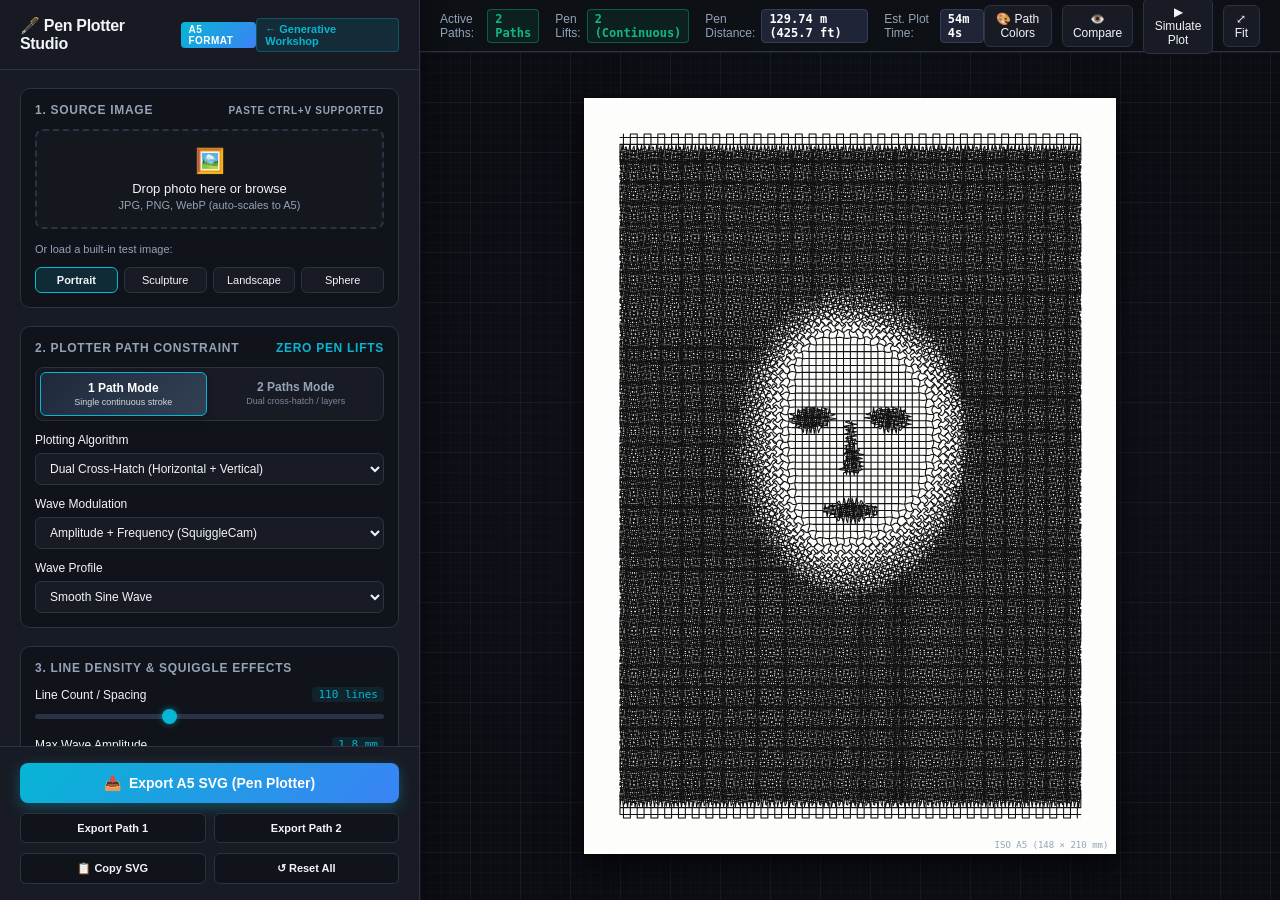
<file: image_to_path.html>
<!DOCTYPE html>
<html lang="en">
<head>
  <meta charset="UTF-8">
  <meta name="viewport" content="width=device-width, initial-scale=1.0">
  <title>Pen Plotter Single/Dual Path Vector Generator (A5)</title>
  <style>
    :root {
      --bg-dark: #0f1117;
      --bg-card: #181b24;
      --bg-card-hover: #212634;
      --bg-input: #11131a;
      --border-color: #2b3245;
      --border-focus: #3b82f6;
      --text-main: #f1f5f9;
      --text-muted: #94a3b8;
      --accent-cyan: #06b6d4;
      --accent-blue: #3b82f6;
      --accent-emerald: #10b981;
      --accent-orange: #f97316;
      --accent-pink: #ec4899;
      --danger: #ef4444;
      --sidebar-width: 420px;
    }

    * {
      box-sizing: border-box;
      margin: 0;
      padding: 0;
      -webkit-font-smoothing: antialiased;
    }

    body {
      font-family: -apple-system, BlinkMacSystemFont, "Segoe UI", Roboto, "Helvetica Neue", Arial, sans-serif;
      background-color: var(--bg-dark);
      color: var(--text-main);
      height: 100vh;
      display: flex;
      overflow: hidden;
    }

    /* Sidebar */
    .sidebar {
      width: var(--sidebar-width);
      min-width: 360px;
      max-width: 480px;
      height: 100vh;
      background: var(--bg-card);
      border-right: 1px solid var(--border-color);
      display: flex;
      flex-direction: column;
      z-index: 10;
      box-shadow: 4px 0 20px rgba(0, 0, 0, 0.4);
    }

    .sidebar-header {
      padding: 16px 20px;
      border-bottom: 1px solid var(--border-color);
      background: rgba(24, 27, 36, 0.85);
      backdrop-filter: blur(8px);
      display: flex;
      align-items: center;
      justify-content: space-between;
    }

    .sidebar-title {
      font-size: 16px;
      font-weight: 700;
      letter-spacing: -0.02em;
      display: flex;
      align-items: center;
      gap: 8px;
    }

    .badge-a5 {
      background: linear-gradient(135deg, var(--accent-cyan), var(--accent-blue));
      color: #fff;
      font-size: 10px;
      font-weight: 800;
      padding: 2px 7px;
      border-radius: 4px;
      text-transform: uppercase;
      letter-spacing: 0.05em;
    }

    .sidebar-content {
      flex: 1;
      overflow-y: auto;
      padding: 18px 20px;
      display: flex;
      flex-direction: column;
      gap: 18px;
    }

    .sidebar-content::-webkit-scrollbar {
      width: 6px;
    }
    .sidebar-content::-webkit-scrollbar-thumb {
      background: #2b3245;
      border-radius: 3px;
    }

    /* Section Cards */
    .control-section {
      background: var(--bg-input);
      border: 1px solid var(--border-color);
      border-radius: 10px;
      padding: 14px;
      display: flex;
      flex-direction: column;
      gap: 12px;
    }

    .section-header {
      display: flex;
      align-items: center;
      justify-content: space-between;
      font-size: 12px;
      font-weight: 700;
      text-transform: uppercase;
      letter-spacing: 0.06em;
      color: var(--text-muted);
    }

    /* Drop Zone */
    .drop-zone {
      border: 2px dashed var(--border-color);
      border-radius: 8px;
      padding: 16px;
      text-align: center;
      cursor: pointer;
      transition: all 0.2s ease;
      background: rgba(255, 255, 255, 0.02);
      position: relative;
    }
    .drop-zone:hover, .drop-zone.dragover {
      border-color: var(--accent-cyan);
      background: rgba(6, 182, 212, 0.06);
    }
    .drop-zone input[type="file"] {
      position: absolute;
      top: 0; left: 0; width: 100%; height: 100%;
      opacity: 0;
      cursor: pointer;
    }
    .drop-zone-icon {
      font-size: 24px;
      margin-bottom: 6px;
      display: block;
    }
    .drop-zone-text {
      font-size: 13px;
      color: var(--text-main);
      font-weight: 500;
    }
    .drop-zone-sub {
      font-size: 11px;
      color: var(--text-muted);
      margin-top: 3px;
    }

    /* Sample Selector */
    .sample-btn-group {
      display: grid;
      grid-template-columns: repeat(4, 1fr);
      gap: 6px;
    }
    .btn-sample {
      background: var(--bg-card);
      border: 1px solid var(--border-color);
      color: var(--text-main);
      font-size: 11px;
      padding: 6px 4px;
      border-radius: 6px;
      cursor: pointer;
      text-align: center;
      transition: all 0.15s ease;
    }
    .btn-sample:hover {
      background: var(--bg-card-hover);
      border-color: var(--accent-cyan);
    }
    .btn-sample.active {
      border-color: var(--accent-cyan);
      background: rgba(6, 182, 212, 0.15);
      font-weight: 600;
    }

    /* Form Controls */
    .form-row {
      display: flex;
      flex-direction: column;
      gap: 6px;
    }
    .form-row-header {
      display: flex;
      justify-content: space-between;
      align-items: center;
      font-size: 12px;
      font-weight: 500;
      color: var(--text-main);
    }
    .form-value-badge {
      font-family: ui-monospace, SFMono-Regular, Menlo, monospace;
      font-size: 11px;
      color: var(--accent-cyan);
      background: rgba(6, 182, 212, 0.1);
      padding: 1px 6px;
      border-radius: 4px;
    }

    .form-grid-2 {
      display: grid;
      grid-template-columns: 1fr 1fr;
      gap: 8px;
    }

    select, input[type="range"] {
      width: 100%;
    }

    select {
      background: var(--bg-card);
      border: 1px solid var(--border-color);
      color: var(--text-main);
      padding: 7px 10px;
      border-radius: 6px;
      font-size: 12px;
      outline: none;
      cursor: pointer;
    }
    select:focus {
      border-color: var(--accent-cyan);
    }

    input[type="range"] {
      -webkit-appearance: none;
      appearance: none;
      height: 5px;
      background: var(--border-color);
      border-radius: 3px;
      outline: none;
      margin: 6px 0;
    }
    input[type="range"]::-webkit-slider-thumb {
      -webkit-appearance: none;
      appearance: none;
      width: 15px;
      height: 15px;
      border-radius: 50%;
      background: var(--accent-cyan);
      cursor: pointer;
      box-shadow: 0 0 6px rgba(6, 182, 212, 0.6);
      transition: transform 0.1s ease;
    }
    input[type="range"]::-webkit-slider-thumb:hover {
      transform: scale(1.2);
    }

    /* Path Pill Toggle (1 vs 2 Paths) */
    .path-mode-toggle {
      display: grid;
      grid-template-columns: 1fr 1fr;
      gap: 6px;
      background: var(--bg-card);
      padding: 4px;
      border-radius: 8px;
      border: 1px solid var(--border-color);
    }
    .path-mode-btn {
      background: transparent;
      border: none;
      color: var(--text-muted);
      padding: 8px 10px;
      border-radius: 6px;
      font-size: 12px;
      font-weight: 600;
      cursor: pointer;
      display: flex;
      flex-direction: column;
      align-items: center;
      gap: 2px;
      transition: all 0.15s ease;
    }
    .path-mode-btn small {
      font-size: 9px;
      font-weight: 400;
      opacity: 0.8;
    }
    .path-mode-btn.active {
      background: linear-gradient(135deg, #1e293b, #334155);
      color: #fff;
      box-shadow: 0 2px 8px rgba(0, 0, 0, 0.3);
      border: 1px solid var(--accent-cyan);
    }

    /* Toggles / Checkboxes */
    .checkbox-label {
      display: flex;
      align-items: center;
      gap: 8px;
      font-size: 12px;
      color: var(--text-main);
      cursor: pointer;
      user-select: none;
    }
    .checkbox-label input[type="checkbox"] {
      width: 14px;
      height: 14px;
      accent-color: var(--accent-cyan);
      cursor: pointer;
    }

    /* Bottom Action Bar */
    .sidebar-footer {
      padding: 16px 20px;
      border-top: 1px solid var(--border-color);
      background: var(--bg-card);
      display: flex;
      flex-direction: column;
      gap: 10px;
    }

    .btn-primary {
      background: linear-gradient(135deg, var(--accent-cyan), var(--accent-blue));
      color: white;
      border: none;
      border-radius: 8px;
      padding: 12px 16px;
      font-size: 14px;
      font-weight: 700;
      cursor: pointer;
      display: flex;
      align-items: center;
      justify-content: center;
      gap: 8px;
      box-shadow: 0 4px 14px rgba(6, 182, 212, 0.35);
      transition: all 0.2s ease;
    }
    .btn-primary:hover {
      transform: translateY(-1px);
      box-shadow: 0 6px 20px rgba(6, 182, 212, 0.5);
    }
    .btn-primary:active {
      transform: translateY(1px);
    }

    .export-options-grid {
      display: grid;
      grid-template-columns: 1fr 1fr;
      gap: 8px;
    }
    .btn-secondary {
      background: var(--bg-input);
      border: 1px solid var(--border-color);
      color: var(--text-main);
      border-radius: 6px;
      padding: 8px 10px;
      font-size: 11px;
      font-weight: 600;
      cursor: pointer;
      text-align: center;
      transition: all 0.15s ease;
    }
    .btn-secondary:hover {
      background: var(--bg-card-hover);
      border-color: var(--accent-cyan);
    }

    /* Main Viewport */
    .main-viewport {
      flex: 1;
      height: 100vh;
      display: flex;
      flex-direction: column;
      position: relative;
      background: #090a0f;
    }

    /* Viewport Top Bar */
    .viewport-header {
      height: 52px;
      border-bottom: 1px solid var(--border-color);
      background: rgba(15, 17, 23, 0.9);
      backdrop-filter: blur(8px);
      display: flex;
      align-items: center;
      justify-content: space-between;
      padding: 0 20px;
      z-index: 5;
    }

    .stats-container {
      display: flex;
      align-items: center;
      gap: 16px;
    }
    .stat-item {
      display: flex;
      align-items: center;
      gap: 6px;
      font-size: 12px;
      color: var(--text-muted);
    }
    .stat-badge {
      font-family: ui-monospace, SFMono-Regular, Menlo, monospace;
      font-weight: 700;
      color: #fff;
      background: #1f2536;
      padding: 2px 7px;
      border-radius: 4px;
      border: 1px solid #333d56;
    }
    .stat-badge.highlight-green {
      color: var(--accent-emerald);
      border-color: rgba(16, 185, 129, 0.4);
      background: rgba(16, 185, 129, 0.1);
    }

    .viewport-controls {
      display: flex;
      align-items: center;
      gap: 10px;
    }

    .tool-btn {
      background: var(--bg-card);
      border: 1px solid var(--border-color);
      color: var(--text-main);
      padding: 6px 10px;
      border-radius: 6px;
      font-size: 12px;
      font-weight: 500;
      cursor: pointer;
      display: flex;
      align-items: center;
      gap: 6px;
      transition: all 0.15s ease;
    }
    .tool-btn:hover {
      background: var(--bg-card-hover);
      border-color: var(--accent-cyan);
    }
    .tool-btn.active {
      background: rgba(6, 182, 212, 0.15);
      border-color: var(--accent-cyan);
      color: var(--accent-cyan);
    }

    /* Paper Canvas Area */
    .canvas-container {
      flex: 1;
      position: relative;
      overflow: hidden;
      display: flex;
      align-items: center;
      justify-content: center;
      cursor: grab;
      /* Plotter Cutting Mat Grid effect */
      background-color: #0b0d13;
      background-image: 
        radial-gradient(circle at 50% 50%, rgba(30, 41, 59, 0.3) 0%, transparent 80%),
        linear-gradient(rgba(255, 255, 255, 0.04) 1px, transparent 1px),
        linear-gradient(90deg, rgba(255, 255, 255, 0.04) 1px, transparent 1px),
        linear-gradient(rgba(255, 255, 255, 0.015) 1px, transparent 1px),
        linear-gradient(90deg, rgba(255, 255, 255, 0.015) 1px, transparent 1px);
      background-size: 100% 100%, 50px 50px, 50px 50px, 10px 10px, 10px 10px;
    }
    .canvas-container:active {
      cursor: grabbing;
    }

    /* Physical Paper Simulation Container */
    #paper-stage {
      position: absolute;
      transform-origin: center center;
      transition: box-shadow 0.2s ease;
    }

    .paper-sheet {
      background: #fdfdfc;
      box-shadow: 
        0 15px 35px rgba(0, 0, 0, 0.6),
        0 3px 10px rgba(0, 0, 0, 0.4),
        0 0 0 1px rgba(0, 0, 0, 0.08);
      position: relative;
      overflow: hidden;
    }

    /* A5 Ruler / Boundary Guides */
    .paper-sheet::before {
      content: "ISO A5 (148 × 210 mm)";
      position: absolute;
      bottom: 4px;
      right: 8px;
      font-size: 9px;
      font-family: ui-monospace, SFMono-Regular, Menlo, monospace;
      color: #94a3b8;
      pointer-events: none;
      z-index: 2;
    }

    #svg-element {
      display: block;
      width: 100%;
      height: 100%;
    }

    /* Pen Simulation Head */
    #plotter-pen-head {
      position: absolute;
      width: 14px;
      height: 14px;
      border-radius: 50%;
      background: radial-gradient(circle, var(--accent-pink) 20%, rgba(236, 72, 153, 0.2) 60%, transparent 100%);
      border: 1.5px solid #fff;
      transform: translate(-50%, -50%);
      pointer-events: none;
      z-index: 20;
      display: none;
      box-shadow: 0 0 10px var(--accent-pink);
    }

    /* Split View Container */
    .split-image-overlay {
      position: absolute;
      top: 0;
      left: 0;
      height: 100%;
      overflow: hidden;
      pointer-events: none;
      border-right: 2px solid var(--accent-cyan);
      box-shadow: 2px 0 12px rgba(6, 182, 212, 0.5);
      display: none;
    }
    .split-image-overlay img {
      height: 100%;
      width: auto;
      object-fit: contain;
    }

    /* Notification Toast */
    #toast {
      position: fixed;
      bottom: 24px;
      right: 24px;
      background: var(--bg-card);
      border: 1px solid var(--accent-cyan);
      color: #fff;
      padding: 12px 18px;
      border-radius: 8px;
      font-size: 13px;
      box-shadow: 0 8px 24px rgba(0, 0, 0, 0.5);
      z-index: 100;
      opacity: 0;
      transform: translateY(10px);
      transition: all 0.3s cubic-bezier(0.16, 1, 0.3, 1);
      pointer-events: none;
    }
    #toast.show {
      opacity: 1;
      transform: translateY(0);
    }
  </style>
</head>
<body>

  <!-- Sidebar Controls -->
  <aside class="sidebar">
    <div class="sidebar-header">
      <div class="sidebar-title">
        <span>🖋️ Pen Plotter Studio</span>
        <span class="badge-a5">A5 Format</span>
      </div>
      <div style="display: flex; align-items: center; gap: 8px;">
        <a href="index.html" style="font-size: 11px; color: var(--accent-cyan); text-decoration: none; font-weight: 700; background: rgba(6,182,212,0.12); padding: 4px 8px; border-radius: 4px; border: 1px solid rgba(6,182,212,0.3);">
          ← Generative Workshop
        </a>
      </div>
    </div>

    <div class="sidebar-content">
      
      <!-- Image Upload & Presets -->
      <div class="control-section">
        <div class="section-header">
          <span>1. Source Image</span>
          <span style="font-size: 10px; color: var(--text-muted);">Paste Ctrl+V supported</span>
        </div>
        
        <div class="drop-zone" id="drop-zone">
          <input type="file" id="file-input" accept="image/*">
          <span class="drop-zone-icon">🖼️</span>
          <div class="drop-zone-text">Drop photo here or browse</div>
          <div class="drop-zone-sub">JPG, PNG, WebP (auto-scales to A5)</div>
        </div>

        <div style="font-size: 11px; color: var(--text-muted); margin-top: 2px;">Or load a built-in test image:</div>
        <div class="sample-btn-group">
          <button type="button" class="btn-sample active" data-sample="portrait">Portrait</button>
          <button type="button" class="btn-sample" data-sample="sculpture">Sculpture</button>
          <button type="button" class="btn-sample" data-sample="landscape">Landscape</button>
          <button type="button" class="btn-sample" data-sample="geometry">Sphere</button>
        </div>
      </div>

      <!-- Path Constraint & Algorithm -->
      <div class="control-section">
        <div class="section-header">
          <span>2. Plotter Path Constraint</span>
          <span style="color: var(--accent-cyan); font-weight: 700;">Zero Pen Lifts</span>
        </div>

        <div class="path-mode-toggle">
          <button type="button" class="path-mode-btn active" id="btn-path-1" data-paths="1">
            <span>1 Path Mode</span>
            <small>Single continuous stroke</small>
          </button>
          <button type="button" class="path-mode-btn" id="btn-path-2" data-paths="2">
            <span>2 Paths Mode</span>
            <small>Dual cross-hatch / layers</small>
          </button>
        </div>

        <div class="form-row">
          <div class="form-row-header">
            <span>Plotting Algorithm</span>
          </div>
          <select id="select-algo">
            <option value="serpentine-h">Serpentine Scanline (Horizontal)</option>
            <option value="serpentine-v">Serpentine Scanline (Vertical)</option>
            <option value="cross-hatch" selected>Dual Cross-Hatch (Horizontal + Vertical)</option>
            <option value="diagonal-cross">Dual Diagonal Meander (±45°)</option>
            <option value="spiral">Archimedean Spiral (Center-Out)</option>
            <option value="dual-spiral">Dual Intertwined Spiral</option>
          </select>
        </div>

        <div class="form-row">
          <div class="form-row-header">
            <span>Wave Modulation</span>
          </div>
          <select id="select-modulation">
            <option value="both" selected>Amplitude + Frequency (SquiggleCam)</option>
            <option value="amplitude">Amplitude Only (Fixed spacing)</option>
            <option value="frequency">Frequency Only (Constant height)</option>
          </select>
        </div>

        <div class="form-row">
          <div class="form-row-header">
            <span>Wave Profile</span>
          </div>
          <select id="select-wave-shape">
            <option value="sine" selected>Smooth Sine Wave</option>
            <option value="triangle">Sharp Triangle (Angular)</option>
            <option value="jitter">Organic Hand-Drawn Jitter</option>
          </select>
        </div>
      </div>

      <!-- Line Density & Dimensions -->
      <div class="control-section">
        <div class="section-header">
          <span>3. Line Density & Squiggle Effects</span>
        </div>

        <div class="form-row">
          <div class="form-row-header">
            <span>Line Count / Spacing</span>
            <span class="form-value-badge" id="val-line-count">110 lines</span>
          </div>
          <input type="range" id="param-lines" min="30" max="240" step="2" value="110">
        </div>

        <div class="form-row">
          <div class="form-row-header">
            <span>Max Wave Amplitude</span>
            <span class="form-value-badge" id="val-amplitude">1.8 mm</span>
          </div>
          <input type="range" id="param-amplitude" min="0.3" max="5.0" step="0.1" value="1.8">
        </div>

        <div class="form-row">
          <div class="form-row-header">
            <span>Wave Frequency Multiplier</span>
            <span class="form-value-badge" id="val-frequency">1.4x</span>
          </div>
          <input type="range" id="param-frequency" min="0.5" max="3.5" step="0.1" value="1.4">
        </div>

        <div class="form-row">
          <div class="form-row-header">
            <span>Sampling Step (Resolution)</span>
            <span class="form-value-badge" id="val-step">0.30 mm</span>
          </div>
          <input type="range" id="param-step" min="0.15" max="0.8" step="0.05" value="0.30">
        </div>
      </div>

      <!-- Image Processing & Tone Curve -->
      <div class="control-section">
        <div class="section-header">
          <span>4. Tone & Shading Controls</span>
        </div>

        <div class="form-row">
          <div class="form-row-header">
            <span>Contrast</span>
            <span class="form-value-badge" id="val-contrast">1.35x</span>
          </div>
          <input type="range" id="param-contrast" min="0.5" max="3.0" step="0.05" value="1.35">
        </div>

        <div class="form-row">
          <div class="form-row-header">
            <span>Brightness</span>
            <span class="form-value-badge" id="val-brightness">0%</span>
          </div>
          <input type="range" id="param-brightness" min="-100" max="100" step="2" value="0">
        </div>

        <div class="form-row">
          <div class="form-row-header">
            <span>Gamma / Midtones</span>
            <span class="form-value-badge" id="val-gamma">1.10</span>
          </div>
          <input type="range" id="param-gamma" min="0.3" max="2.5" step="0.05" value="1.10">
        </div>

        <div class="form-row">
          <div class="form-row-header">
            <span>White Highlight Cutoff</span>
            <span class="form-value-badge" id="val-cutoff">15%</span>
          </div>
          <input type="range" id="param-cutoff" min="0" max="50" step="1" value="15">
        </div>

        <div class="form-grid-2">
          <label class="checkbox-label">
            <input type="checkbox" id="param-invert">
            <span>Invert (White Pen)</span>
          </label>
          <label class="checkbox-label">
            <input type="checkbox" id="param-straight-white" checked>
            <span>Flat in Highlights</span>
          </label>
        </div>
      </div>

      <!-- A5 Paper & Hardware Setup -->
      <div class="control-section">
        <div class="section-header">
          <span>5. A5 Paper & Margins</span>
        </div>

        <div class="form-grid-2">
          <div class="form-row">
            <div class="form-row-header">
              <span>Orientation</span>
            </div>
            <select id="select-orientation">
              <option value="portrait" selected>Portrait (148×210)</option>
              <option value="landscape">Landscape (210×148)</option>
            </select>
          </div>

          <div class="form-row">
            <div class="form-row-header">
              <span>Margin</span>
              <span class="form-value-badge" id="val-margin">10 mm</span>
            </div>
            <input type="range" id="param-margin" min="4" max="25" step="1" value="10">
          </div>
        </div>

        <div class="form-row">
          <div class="form-row-header">
            <span>Pen Tip Width (SVG Stroke)</span>
            <span class="form-value-badge" id="val-stroke">0.30 mm</span>
          </div>
          <input type="range" id="param-stroke" min="0.1" max="1.0" step="0.05" value="0.30">
        </div>
      </div>

    </div>

    <!-- Sidebar Footer / Export Actions -->
    <div class="sidebar-footer">
      <button type="button" class="btn-primary" id="btn-export-svg">
        <span>📥</span>
        <span>Export A5 SVG (Pen Plotter)</span>
      </button>

      <div class="export-options-grid">
        <button type="button" class="btn-secondary" id="btn-export-p1">Export Path 1</button>
        <button type="button" class="btn-secondary" id="btn-export-p2">Export Path 2</button>
      </div>

      <div class="export-options-grid">
        <button type="button" class="btn-secondary" id="btn-copy-svg">📋 Copy SVG</button>
        <button type="button" class="btn-secondary" id="btn-reset-params">↺ Reset All</button>
      </div>
    </div>
  </aside>

  <!-- Main Viewport -->
  <main class="main-viewport">
    
    <!-- Top Stats and View Bar -->
    <div class="viewport-header">
      <div class="stats-container">
        <div class="stat-item">
          <span>Active Paths:</span>
          <span class="stat-badge highlight-green" id="stat-paths">1 Path</span>
        </div>
        <div class="stat-item">
          <span>Pen Lifts:</span>
          <span class="stat-badge highlight-green" id="stat-lifts">0 (Continuous)</span>
        </div>
        <div class="stat-item">
          <span>Pen Distance:</span>
          <span class="stat-badge" id="stat-distance">0.0 m</span>
        </div>
        <div class="stat-item">
          <span>Est. Plot Time:</span>
          <span class="stat-badge" id="stat-time">0m 0s</span>
        </div>
        <div class="stat-item" style="display: none;" id="stat-dimensions-item">
          <span>Sheet:</span>
          <span class="stat-badge" id="stat-dimensions">148 × 210 mm</span>
        </div>
      </div>

      <div class="viewport-controls">
        <button type="button" class="tool-btn" id="btn-toggle-color" title="Colorize individual paths to differentiate Path 1 and Path 2">
          <span>🎨 Path Colors</span>
        </button>
        <button type="button" class="tool-btn" id="btn-toggle-split" title="Toggle overlay preview with original image">
          <span>👁️ Compare</span>
        </button>
        <button type="button" class="tool-btn" id="btn-simulate" title="Animate pen drawing the paths in real-time">
          <span>▶ Simulate Plot</span>
        </button>
        <button type="button" class="tool-btn" id="btn-zoom-reset" title="Fit to screen">
          <span>⤢ Fit</span>
        </button>
      </div>
    </div>

    <!-- Paper Canvas Area -->
    <div class="canvas-container" id="canvas-container">
      <div id="paper-stage">
        <div class="paper-sheet" id="paper-sheet">
          <svg id="svg-element" xmlns="http://www.w3.org/2000/svg">
            <defs>
              <filter id="plotter-paper-shadow" x="-5%" y="-5%" width="110%" height="110%">
                <feDropShadow dx="0" dy="2" stdDeviation="2" flood-color="#000" flood-opacity="0.1"/>
              </filter>
            </defs>
            <!-- SVG paths will be injected here -->
          </svg>
          <div class="split-image-overlay" id="split-overlay">
            <img id="split-img" alt="Original Reference">
          </div>
          <div id="plotter-pen-head"></div>
        </div>
      </div>
    </div>

  </main>

  <div id="toast">SVG Exported Successfully!</div>

  <!-- Hidden off-screen canvas for image sampling -->
  <canvas id="sampling-canvas" style="display:none;"></canvas>

  <script>
    /**
     * Pen Plotter A5 Vector Generator
     * High-performance client-side image to continuous 1 or 2 path SVG converter.
     */
    (function() {
      // Configuration & State
      const A5_PORTRAIT = { width: 148, height: 210 };
      const A5_LANDSCAPE = { width: 210, height: 148 };

      const state = {
        image: null,
        numPaths: 2, // 1 or 2
        algo: 'cross-hatch', // serpentine-h, serpentine-v, cross-hatch, diagonal-cross, spiral, dual-spiral
        modulation: 'both', // both, amplitude, frequency
        waveShape: 'sine', // sine, triangle, jitter
        lines: 110,
        maxAmplitude: 1.8, // mm
        frequency: 1.4,
        stepMm: 0.30, // sampling distance along path
        contrast: 1.35,
        brightness: 0,
        gamma: 1.10,
        whiteCutoff: 0.15,
        invert: false,
        straightWhite: true,
        orientation: 'portrait',
        marginMm: 10,
        strokeMm: 0.30,
        colorize: false,
        showSplit: false,
        // Paths data
        path1Data: '',
        path2Data: '',
        path1Length: 0,
        path2Length: 0,
        totalPoints: 0,
        // Simulation
        isSimulating: false,
        simAnimId: null,
        // Pan & Zoom
        zoom: 1,
        panX: 0,
        panY: 0,
        isPanning: false,
        startX: 0,
        startY: 0
      };

      // DOM Elements
      const samplingCanvas = document.getElementById('sampling-canvas');
      const samplingCtx = samplingCanvas.getContext('2d', { willReadFrequently: true });
      const svgElement = document.getElementById('svg-element');
      const paperSheet = document.getElementById('paper-sheet');
      const paperStage = document.getElementById('paper-stage');
      const canvasContainer = document.getElementById('canvas-container');
      const penHead = document.getElementById('plotter-pen-head');
      const splitOverlay = document.getElementById('split-overlay');
      const splitImg = document.getElementById('split-img');
      const toast = document.getElementById('toast');

      // Stats
      const statPaths = document.getElementById('stat-paths');
      const statLifts = document.getElementById('stat-lifts');
      const statDistance = document.getElementById('stat-distance');
      const statTime = document.getElementById('stat-time');

      // Helper: Show toast notification
      function showToast(msg) {
        toast.textContent = msg;
        toast.classList.add('show');
        setTimeout(() => toast.classList.remove('show'), 2600);
      }

      // Generate Procedural Test Images
      function generateSampleImage(type) {
        const c = document.createElement('canvas');
        c.width = 600;
        c.height = 850;
        const ctx = c.getContext('2d');

        if (type === 'portrait') {
          // Dark background with Rembrandt-style dramatic portrait lighting
          ctx.fillStyle = '#111';
          ctx.fillRect(0, 0, 600, 850);
          
          // Head silhouette
          const grad = ctx.createRadialGradient(280, 360, 50, 300, 400, 260);
          grad.addColorStop(0, '#ffffff');
          grad.addColorStop(0.3, '#dddddd');
          grad.addColorStop(0.65, '#555555');
          grad.addColorStop(1, '#111111');
          
          ctx.fillStyle = grad;
          ctx.beginPath();
          ctx.ellipse(300, 380, 150, 200, 0, 0, Math.PI * 2);
          ctx.fill();

          // Facial shadows / features
          ctx.fillStyle = '#111';
          // Eye sockets
          ctx.beginPath();
          ctx.ellipse(250, 350, 25, 14, -0.1, 0, Math.PI * 2);
          ctx.ellipse(350, 350, 25, 14, 0.1, 0, Math.PI * 2);
          ctx.fill();

          // Nose shadow
          ctx.beginPath();
          ctx.moveTo(300, 350);
          ctx.lineTo(290, 420);
          ctx.lineTo(315, 420);
          ctx.closePath();
          ctx.fill();

          // Lips
          ctx.beginPath();
          ctx.ellipse(300, 470, 35, 10, 0, 0, Math.PI * 2);
          ctx.fill();

          // Dramatic side shadow
          const sideGrad = ctx.createLinearGradient(120, 0, 480, 0);
          sideGrad.addColorStop(0, 'rgba(0,0,0,0.85)');
          sideGrad.addColorStop(0.4, 'transparent');
          sideGrad.addColorStop(1, 'rgba(0,0,0,0.2)');
          ctx.fillStyle = sideGrad;
          ctx.fillRect(0, 0, 600, 850);

        } else if (type === 'sculpture') {
          // Classical marble bust aesthetic
          ctx.fillStyle = '#222';
          ctx.fillRect(0, 0, 600, 850);
          
          const g = ctx.createLinearGradient(100, 100, 500, 750);
          g.addColorStop(0, '#ffffff');
          g.addColorStop(0.5, '#777777');
          g.addColorStop(1, '#050505');
          ctx.fillStyle = g;
          
          // Greek torso silhouette
          ctx.beginPath();
          ctx.moveTo(300, 180);
          ctx.bezierCurveTo(420, 200, 450, 350, 400, 550);
          ctx.bezierCurveTo(380, 650, 420, 750, 420, 800);
          ctx.lineTo(180, 800);
          ctx.bezierCurveTo(180, 750, 220, 650, 200, 550);
          ctx.bezierCurveTo(150, 350, 180, 200, 300, 180);
          ctx.fill();

          // Shading rings
          ctx.lineWidth = 14;
          ctx.strokeStyle = 'rgba(0,0,0,0.5)';
          ctx.beginPath();
          ctx.arc(300, 380, 70, 0, Math.PI);
          ctx.stroke();

        } else if (type === 'landscape') {
          // Mountain landscape with moon
          const skyGrad = ctx.createLinearGradient(0, 0, 0, 600);
          skyGrad.addColorStop(0, '#151525');
          skyGrad.addColorStop(1, '#e0e0e0');
          ctx.fillStyle = skyGrad;
          ctx.fillRect(0, 0, 600, 850);

          // Full Moon
          ctx.fillStyle = '#ffffff';
          ctx.beginPath();
          ctx.arc(420, 220, 60, 0, Math.PI * 2);
          ctx.fill();

          // Background mountain
          ctx.fillStyle = '#777777';
          ctx.beginPath();
          ctx.moveTo(50, 600);
          ctx.lineTo(260, 320);
          ctx.lineTo(460, 600);
          ctx.closePath();
          ctx.fill();

          // Foreground mountain
          ctx.fillStyle = '#222222';
          ctx.beginPath();
          ctx.moveTo(180, 700);
          ctx.lineTo(390, 420);
          ctx.lineTo(580, 700);
          ctx.closePath();
          ctx.fill();

          // Lake reflection
          ctx.fillStyle = '#111111';
          ctx.fillRect(0, 680, 600, 170);

        } else if (type === 'geometry') {
          // Perfectly shaded sphere with shadow
          ctx.fillStyle = '#f5f5f5';
          ctx.fillRect(0, 0, 600, 850);

          // Cast shadow
          ctx.fillStyle = '#333333';
          ctx.beginPath();
          ctx.ellipse(320, 580, 170, 45, -0.1, 0, Math.PI * 2);
          ctx.fill();

          // Shaded sphere
          const sphereGrad = ctx.createRadialGradient(230, 340, 30, 300, 400, 180);
          sphereGrad.addColorStop(0, '#ffffff');
          sphereGrad.addColorStop(0.5, '#888888');
          sphereGrad.addColorStop(0.85, '#222222');
          sphereGrad.addColorStop(1, '#050505');
          ctx.fillStyle = sphereGrad;
          ctx.beginPath();
          ctx.arc(300, 400, 180, 0, Math.PI * 2);
          ctx.fill();
        }

        const img = new Image();
        img.src = c.toDataURL('image/png');
        img.onload = () => {
          state.image = img;
          splitImg.src = img.src;
          generatePlotterPaths();
        };
      }

      // Compute A5 Dimensions
      function getDimensions() {
        const isPortrait = state.orientation === 'portrait';
        const pageSize = isPortrait ? A5_PORTRAIT : A5_LANDSCAPE;
        const widthMm = pageSize.width;
        const heightMm = pageSize.height;
        const margin = state.marginMm;
        const drawWidth = widthMm - (margin * 2);
        const drawHeight = heightMm - (margin * 2);

        return { widthMm, heightMm, margin, drawWidth, drawHeight, isPortrait };
      }

      // Update Paper Sheet styling to match A5 aspect ratio
      function updatePaperDisplay() {
        const { widthMm, heightMm } = getDimensions();
        // Base viewport scaling: 1mm = 3.6 CSS px for comfortable desktop view
        const scalePx = 3.6;
        paperSheet.style.width = (widthMm * scalePx) + 'px';
        paperSheet.style.height = (heightMm * scalePx) + 'px';

        document.getElementById('stat-dimensions').textContent = `${widthMm} × ${heightMm} mm (A5)`;
      }

      // Sample luminance from loaded image at normalized coordinates (u, v) in [0, 1]
      // Returns darkness D in [0, 1] where 0 = white/light, 1 = deep black/ink
      function sampleDarkness(u, v, imgData, w, h) {
        if (u < 0 || u > 1 || v < 0 || v > 1) return 0;

        const x = Math.min(w - 1, Math.max(0, u * (w - 1)));
        const y = Math.min(h - 1, Math.max(0, v * (h - 1)));

        // Bilinear interpolation
        const x1 = Math.floor(x);
        const y1 = Math.floor(y);
        const x2 = Math.min(w - 1, x1 + 1);
        const y2 = Math.min(h - 1, y1 + 1);
        const fx = x - x1;
        const fy = y - y1;

        function getLum(px, py) {
          const idx = (py * w + px) * 4;
          const r = imgData[idx];
          const g = imgData[idx + 1];
          const b = imgData[idx + 2];
          return (0.299 * r + 0.587 * g + 0.114 * b) / 255;
        }

        const l11 = getLum(x1, y1);
        const l21 = getLum(x2, y1);
        const l12 = getLum(x1, y2);
        const l22 = getLum(x2, y2);

        let lum = (1 - fx) * (1 - fy) * l11 + fx * (1 - fy) * l21 + (1 - fx) * fy * l12 + fx * fy * l22;

        // Apply Brightness
        lum += (state.brightness / 100);

        // Apply Contrast
        lum = (lum - 0.5) * state.contrast + 0.5;

        // Clamp
        lum = Math.max(0, Math.min(1, lum));

        // Apply Gamma
        lum = Math.pow(lum, state.gamma);

        // Darkness value
        let darkness = 1 - lum;
        if (state.invert) {
          darkness = lum;
        }

        // Highlight cutoff threshold (pure highlights stay flat or minimal)
        if (darkness < state.whiteCutoff) {
          darkness = 0;
        } else {
          // Smooth remap from cutoff to 1
          darkness = (darkness - state.whiteCutoff) / (1 - state.whiteCutoff);
        }

        return Math.max(0, Math.min(1, darkness));
      }

      // Wave form evaluator
      function getWaveValue(phase, shape) {
        const normPhase = ((phase % (Math.PI * 2)) + (Math.PI * 2)) % (Math.PI * 2);
        if (shape === 'triangle') {
          return (2 / Math.PI) * Math.asin(Math.sin(phase));
        } else if (shape === 'jitter') {
          // Harmonic jitter
          return 0.65 * Math.sin(phase) + 0.35 * Math.sin(phase * 2.8 + 0.5);
        }
        // Default Sine
        return Math.sin(phase);
      }

      /**
       * Core Generator: Produces strictly 1 or 2 unbroken SVG paths.
       * Uses continuous loopbacks at ends to ensure zero pen lifts.
       */
      function generatePlotterPaths() {
        if (!state.image) return;

        const { widthMm, heightMm, margin, drawWidth, drawHeight } = getDimensions();

        // Prepare sampling canvas matching aspect ratio of drawable area
        const sampleW = 500;
        const sampleH = Math.round(sampleW * (drawHeight / drawWidth));
        samplingCanvas.width = sampleW;
        samplingCanvas.height = sampleH;

        samplingCtx.fillStyle = '#ffffff';
        samplingCtx.fillRect(0, 0, sampleW, sampleH);

        // Fit image nicely into drawable area (contain mode)
        const imgRatio = state.image.width / state.image.height;
        const targetRatio = sampleW / sampleH;
        let dw, dh, dx, dy;

        if (imgRatio > targetRatio) {
          dw = sampleW;
          dh = sampleW / imgRatio;
          dx = 0;
          dy = (sampleH - dh) / 2;
        } else {
          dh = sampleH;
          dw = sampleH * imgRatio;
          dy = 0;
          dx = (sampleW - dw) / 2;
        }

        samplingCtx.drawImage(state.image, dx, dy, dw, dh);
        const imgDataObj = samplingCtx.getImageData(0, 0, sampleW, sampleH);
        const imgData = imgDataObj.data;

        // Path generation buffers
        let path1Points = [];
        let path2Points = [];

        const algo = state.algo;
        const numPaths = state.numPaths;
        const lines = state.lines;
        const maxAmp = state.maxAmplitude;
        const freqMult = state.frequency;
        const stepMm = Math.max(0.15, state.stepMm);
        const waveShape = state.waveShape;
        const modulation = state.modulation;
        const straightWhite = state.straightWhite;

        // --- PATH GENERATORS ---

        // 1. Horizontal Serpentine Line (Unbroken Meander)
        function generateHorizontalSerpentine(offsetY = 0, scaleFactor = 1.0) {
          const pts = [];
          const numLines = Math.round(lines * scaleFactor);
          const dy = drawHeight / numLines;
          let phase = 0;

          for (let i = 0; i < numLines; i++) {
            const baseY = margin + (i + 0.5) * dy + offsetY;
            const goingRight = (i % 2 === 0);
            const xStart = goingRight ? margin : (margin + drawWidth);
            const xEnd = goingRight ? (margin + drawWidth) : margin;
            const numSteps = Math.ceil(drawWidth / stepMm);
            const stepX = (xEnd - xStart) / numSteps;

            for (let s = 0; s <= numSteps; s++) {
              const x = xStart + s * stepX;
              const u = (x - margin) / drawWidth;
              const v = (baseY - margin) / drawHeight;
              const darkness = sampleDarkness(u, v, imgData, sampleW, sampleH);

              let amp = 0;
              let stepFreq = 1.0;

              if (modulation === 'both') {
                amp = darkness * maxAmp;
                stepFreq = freqMult * (0.4 + 1.6 * darkness);
              } else if (modulation === 'amplitude') {
                amp = darkness * maxAmp;
                stepFreq = freqMult * 1.0;
              } else if (modulation === 'frequency') {
                amp = (darkness > 0.05 ? maxAmp * 0.7 : 0);
                stepFreq = freqMult * (0.2 + 2.5 * darkness);
              }

              if (straightWhite && darkness <= 0.02) {
                amp = 0;
              }

              phase += (2 * Math.PI * stepFreq * stepMm) / 3.0;
              const waveY = amp * getWaveValue(phase, waveShape);
              const finalY = Math.max(margin, Math.min(heightMm - margin, baseY + waveY));

              pts.push({ x: Number(x.toFixed(2)), y: Number(finalY.toFixed(2)) });
            }

            // Continuous connector to next line: adds smooth turnaround point at boundary
            if (i < numLines - 1) {
              const nextBaseY = margin + (i + 1.5) * dy + offsetY;
              const edgeX = xEnd;
              pts.push({ x: Number(edgeX.toFixed(2)), y: Number(((baseY + nextBaseY) / 2).toFixed(2)) });
            }
          }
          return pts;
        }

        // 2. Vertical Serpentine Line (Unbroken Meander)
        function generateVerticalSerpentine(offsetX = 0, scaleFactor = 1.0) {
          const pts = [];
          const numCols = Math.round((lines * (drawWidth / drawHeight)) * scaleFactor);
          const dx = drawWidth / numCols;
          let phase = 0;

          for (let i = 0; i < numCols; i++) {
            const baseX = margin + (i + 0.5) * dx + offsetX;
            const goingDown = (i % 2 === 0);
            const yStart = goingDown ? margin : (margin + drawHeight);
            const yEnd = goingDown ? (margin + drawHeight) : margin;
            const numSteps = Math.ceil(drawHeight / stepMm);
            const stepY = (yEnd - yStart) / numSteps;

            for (let s = 0; s <= numSteps; s++) {
              const y = yStart + s * stepY;
              const u = (baseX - margin) / drawWidth;
              const v = (y - margin) / drawHeight;
              const darkness = sampleDarkness(u, v, imgData, sampleW, sampleH);

              let amp = 0;
              let stepFreq = 1.0;

              if (modulation === 'both') {
                amp = darkness * maxAmp;
                stepFreq = freqMult * (0.4 + 1.6 * darkness);
              } else if (modulation === 'amplitude') {
                amp = darkness * maxAmp;
                stepFreq = freqMult * 1.0;
              } else if (modulation === 'frequency') {
                amp = (darkness > 0.05 ? maxAmp * 0.7 : 0);
                stepFreq = freqMult * (0.2 + 2.5 * darkness);
              }

              if (straightWhite && darkness <= 0.02) {
                amp = 0;
              }

              phase += (2 * Math.PI * stepFreq * stepMm) / 3.0;
              const waveX = amp * getWaveValue(phase, waveShape);
              const finalX = Math.max(margin, Math.min(widthMm - margin, baseX + waveX));

              pts.push({ x: Number(finalX.toFixed(2)), y: Number(y.toFixed(2)) });
            }

            if (i < numCols - 1) {
              const nextBaseX = margin + (i + 1.5) * dx + offsetX;
              const edgeY = yEnd;
              pts.push({ x: Number(((baseX + nextBaseX) / 2).toFixed(2)), y: Number(edgeY.toFixed(2)) });
            }
          }
          return pts;
        }

        // 3. Diagonal Meander (+45° or -45° single continuous path)
        function generateDiagonalMeander(angleDeg = 45) {
          const pts = [];
          const is45 = (angleDeg === 45);
          const rad = (angleDeg * Math.PI) / 180;
          const cosA = Math.cos(rad);
          const sinA = Math.sin(rad);

          // Project bounding box along diagonal
          const numDiag = Math.round(lines * 1.2);
          const diagSpan = (drawWidth + drawHeight) * 0.707;
          const deltaD = diagSpan / numDiag;
          let phase = 0;

          // Serpentine along diagonal bands
          for (let i = 0; i < numDiag; i++) {
            const d = -diagSpan * 0.5 + (i + 0.5) * deltaD;
            const goingFwd = (i % 2 === 0);

            // Find intersections of line (x*cos - y*sin = d) with bounding box
            const cx = margin + drawWidth / 2;
            const cy = margin + drawHeight / 2;

            const tSpan = Math.max(drawWidth, drawHeight) * 1.4;
            const tStart = goingFwd ? -tSpan / 2 : tSpan / 2;
            const tEnd = goingFwd ? tSpan / 2 : -tSpan / 2;
            const steps = Math.ceil(tSpan / stepMm);

            for (let s = 0; s <= steps; s++) {
              const t = tStart + (s / steps) * (tEnd - tStart);
              let x, y;
              if (is45) {
                x = cx + (d * cosA - t * sinA);
                y = cy + (d * sinA + t * cosA);
              } else {
                x = cx + (d * cosA + t * sinA);
                y = cy + (-d * sinA + t * cosA);
              }

              if (x >= margin && x <= margin + drawWidth && y >= margin && y <= margin + drawHeight) {
                const u = (x - margin) / drawWidth;
                const v = (y - margin) / drawHeight;
                const darkness = sampleDarkness(u, v, imgData, sampleW, sampleH);

                let amp = darkness * maxAmp;
                if (straightWhite && darkness <= 0.02) amp = 0;

                phase += (2 * Math.PI * freqMult * (0.5 + darkness) * stepMm) / 3.0;
                const disp = amp * getWaveValue(phase, waveShape);

                const finalX = x + disp * -sinA;
                const finalY = y + disp * cosA;

                pts.push({
                  x: Number(Math.max(margin, Math.min(widthMm - margin, finalX)).toFixed(2)),
                  y: Number(Math.max(margin, Math.min(heightMm - margin, finalY)).toFixed(2))
                });
              }
            }
          }
          return pts;
        }

        // 4. Archimedean Spiral (Center-Out continuous path)
        function generateSpiral(startAngleOffset = 0) {
          const pts = [];
          const cx = margin + drawWidth / 2;
          const cy = margin + drawHeight / 2;
          const maxRadius = Math.sqrt(Math.pow(drawWidth / 2, 2) + Math.pow(drawHeight / 2, 2));

          const turns = lines * 0.5;
          const maxTheta = turns * 2 * Math.PI;
          const thetaStep = (stepMm / maxRadius) * 2.5;
          let phase = 0;

          for (let theta = 0.5; theta <= maxTheta; theta += thetaStep) {
            const r = (theta / maxTheta) * maxRadius;
            const currentAngle = theta + startAngleOffset;
            const x = cx + r * Math.cos(currentAngle);
            const y = cy + r * Math.sin(currentAngle);

            if (x >= margin && x <= margin + drawWidth && y >= margin && y <= margin + drawHeight) {
              const u = (x - margin) / drawWidth;
              const v = (y - margin) / drawHeight;
              const darkness = sampleDarkness(u, v, imgData, sampleW, sampleH);

              let amp = darkness * maxAmp;
              if (straightWhite && darkness <= 0.02) amp = 0;

              phase += (2 * Math.PI * freqMult * (0.6 + 1.4 * darkness) * stepMm) / 3.0;
              const disp = amp * getWaveValue(phase, waveShape);

              const rMod = r + disp;
              const finalX = cx + rMod * Math.cos(currentAngle);
              const finalY = cy + rMod * Math.sin(currentAngle);

              pts.push({
                x: Number(Math.max(margin, Math.min(widthMm - margin, finalX)).toFixed(2)),
                y: Number(Math.max(margin, Math.min(heightMm - margin, finalY)).toFixed(2))
              });
            }
          }
          return pts;
        }

        // Branching based on Algorithm choice & Path Count
        if (numPaths === 1) {
          if (algo === 'serpentine-h') {
            path1Points = generateHorizontalSerpentine();
          } else if (algo === 'serpentine-v') {
            path1Points = generateVerticalSerpentine();
          } else if (algo === 'cross-hatch') {
            path1Points = generateHorizontalSerpentine();
          } else if (algo === 'diagonal-cross') {
            path1Points = generateDiagonalMeander(45);
          } else if (algo === 'spiral' || algo === 'dual-spiral') {
            path1Points = generateSpiral(0);
          }
          path2Points = [];
        } else {
          // 2 Paths Mode
          if (algo === 'serpentine-h') {
            // Path 1 = base horizontal, Path 2 = fine detail horizontal offset
            path1Points = generateHorizontalSerpentine(0, 0.7);
            path2Points = generateHorizontalSerpentine(drawHeight / (lines * 1.4), 0.7);
          } else if (algo === 'serpentine-v') {
            path1Points = generateVerticalSerpentine(0, 0.7);
            path2Points = generateVerticalSerpentine(drawWidth / (lines * 1.4), 0.7);
          } else if (algo === 'cross-hatch') {
            // Path 1 = Horizontal Meander, Path 2 = Vertical Meander
            path1Points = generateHorizontalSerpentine(0, 0.9);
            path2Points = generateVerticalSerpentine(0, 0.9);
          } else if (algo === 'diagonal-cross') {
            // Path 1 = +45°, Path 2 = -45° (135°)
            path1Points = generateDiagonalMeander(45);
            path2Points = generateDiagonalMeander(135);
          } else if (algo === 'spiral' || algo === 'dual-spiral') {
            // Path 1 = Primary Spiral, Path 2 = 180° Intertwined Spiral
            path1Points = generateSpiral(0);
            path2Points = generateSpiral(Math.PI);
          }
        }

        // Convert Point Arrays to continuous SVG Path Data 'd' string
        function pointsToSvgPath(points) {
          if (!points || points.length === 0) return '';
          let d = `M ${points[0].x} ${points[0].y}`;
          for (let i = 1; i < points.length; i++) {
            d += ` L ${points[i].x} ${points[i].y}`;
          }
          return d;
        }

        // Calculate travel length in mm
        function calculateLength(points) {
          let dist = 0;
          for (let i = 1; i < points.length; i++) {
            const dx = points[i].x - points[i - 1].x;
            const dy = points[i].y - points[i - 1].y;
            dist += Math.sqrt(dx * dx + dy * dy);
          }
          return dist;
        }

        state.path1Data = pointsToSvgPath(path1Points);
        state.path2Data = pointsToSvgPath(path2Points);
        state.path1Length = calculateLength(path1Points);
        state.path2Length = calculateLength(path2Points);
        state.totalPoints = path1Points.length + path2Points.length;

        renderSvgToViewport(widthMm, heightMm);
        updateStats();
      }

      // Render SVG onto interactive paper
      function renderSvgToViewport(widthMm, heightMm) {
        updatePaperDisplay();

        const strokeMm = state.strokeMm;
        const color1 = state.colorize ? '#2563eb' : '#111111'; // Blue or Black
        const color2 = state.colorize ? '#dc2626' : '#111111'; // Red or Black

        svgElement.setAttribute('viewBox', `0 0 ${widthMm} ${heightMm}`);
        svgElement.setAttribute('width', '100%');
        svgElement.setAttribute('height', '100%');

        let svgHtml = `
          <!-- Margin Guide Boundary (Non-printing reference) -->
          <rect x="${state.marginMm}" y="${state.marginMm}" 
                width="${widthMm - state.marginMm * 2}" height="${heightMm - state.marginMm * 2}" 
                fill="none" stroke="#e2e8f0" stroke-width="0.15" stroke-dasharray="2,2"/>
        `;

        if (state.path1Data) {
          svgHtml += `
            <g id="layer-path-1">
              <path id="svg-path-1" d="${state.path1Data}" 
                    fill="none" 
                    stroke="${color1}" 
                    stroke-width="${strokeMm}" 
                    stroke-linecap="round" 
                    stroke-linejoin="round"/>
            </g>
          `;
        }

        if (state.numPaths === 2 && state.path2Data) {
          svgHtml += `
            <g id="layer-path-2">
              <path id="svg-path-2" d="${state.path2Data}" 
                    fill="none" 
                    stroke="${color2}" 
                    stroke-width="${strokeMm}" 
                    stroke-linecap="round" 
                    stroke-linejoin="round"/>
            </g>
          `;
        }

        svgElement.innerHTML = svgHtml;
      }

      // Update Header Stats
      function updateStats() {
        const activePaths = state.numPaths === 1 || !state.path2Data ? 1 : 2;
        statPaths.textContent = `${activePaths} Path${activePaths > 1 ? 's' : ''}`;
        statLifts.textContent = `${activePaths} (Continuous)`;

        const totalDistMm = state.path1Length + state.path2Length;
        const totalDistMeters = (totalDistMm / 1000).toFixed(2);
        statDistance.textContent = `${totalDistMeters} m (${(totalDistMeters * 3.28084).toFixed(1)} ft)`;

        // Estimated Plot Time (Assuming standard plotter draw speed 40 mm/s + acceleration)
        const plotSpeedMmS = 40;
        const totalSeconds = Math.round(totalDistMm / plotSpeedMmS);
        const mins = Math.floor(totalSeconds / 60);
        const secs = totalSeconds % 60;
        statTime.textContent = `${mins}m ${secs}s`;
      }

      /**
       * Generate Full Compliant A5 SVG String
       * Ready for Inkscape, AxiDraw, VPype, or any CNC plotter!
       */
      function buildExportSvgString(mode = 'both') {
        const { widthMm, heightMm } = getDimensions();
        const strokeMm = state.strokeMm;

        let content = `<?xml version="1.0" encoding="UTF-8" standalone="no"?>\n`;
        content += `<!-- Created with Pen Plotter A5 Studio: 100% Continuous Paths - Zero Pen Lifts -->\n`;
        content += `<svg xmlns="http://www.w3.org/2000/svg" \n`;
        content += `     xmlns:inkscape="http://www.inkscape.org/namespaces/inkscape"\n`;
        content += `     width="${widthMm}mm" height="${heightMm}mm" \n`;
        content += `     viewBox="0 0 ${widthMm} ${heightMm}">\n`;
        content += `  <style>\n`;
        content += `    path { fill: none; stroke: #000000; stroke-width: ${strokeMm}mm; stroke-linecap: round; stroke-linejoin: round; }\n`;
        content += `  </style>\n`;

        if ((mode === 'both' || mode === 'p1') && state.path1Data) {
          content += `  <g inkscape:groupmode="layer" id="layer1" inkscape:label="Path 1 (Pen 1)">\n`;
          content += `    <path id="plotter-path-1" d="${state.path1Data}"/>\n`;
          content += `  </g>\n`;
        }

        if ((mode === 'both' || mode === 'p2') && state.numPaths === 2 && state.path2Data) {
          content += `  <g inkscape:groupmode="layer" id="layer2" inkscape:label="Path 2 (Pen 2)">\n`;
          content += `    <path id="plotter-path-2" d="${state.path2Data}"/>\n`;
          content += `  </g>\n`;
        }

        content += `</svg>\n`;
        return content;
      }

      // Download helper
      function downloadFile(content, fileName, mimeType = 'image/svg+xml') {
        const blob = new Blob([content], { type: mimeType });
        const url = URL.createObjectURL(blob);
        const a = document.createElement('a');
        a.href = url;
        a.download = fileName;
        document.body.appendChild(a);
        a.click();
        document.body.removeChild(a);
        URL.revokeObjectURL(url);
      }

      // Export Buttons
      document.getElementById('btn-export-svg').addEventListener('click', () => {
        const svgStr = buildExportSvgString('both');
        const filename = `plotter_a5_${state.orientation}_${state.numPaths}path.svg`;
        downloadFile(svgStr, filename);
        showToast(`Exported ${filename} (${state.numPaths} Path A5)`);
      });

      document.getElementById('btn-export-p1').addEventListener('click', () => {
        const svgStr = buildExportSvgString('p1');
        const filename = `plotter_a5_path1.svg`;
        downloadFile(svgStr, filename);
        showToast('Exported Path 1 SVG');
      });

      document.getElementById('btn-export-p2').addEventListener('click', () => {
        if (state.numPaths !== 2 || !state.path2Data) {
          showToast('Enable 2 Paths Mode to export Path 2');
          return;
        }
        const svgStr = buildExportSvgString('p2');
        const filename = `plotter_a5_path2.svg`;
        downloadFile(svgStr, filename);
        showToast('Exported Path 2 SVG');
      });

      document.getElementById('btn-copy-svg').addEventListener('click', async () => {
        const svgStr = buildExportSvgString('both');
        try {
          await navigator.clipboard.writeText(svgStr);
          showToast('SVG copied to clipboard!');
        } catch (err) {
          showToast('Failed to copy to clipboard');
        }
      });

      // Simulation / Animate Pen
      const btnSimulate = document.getElementById('btn-simulate');
      btnSimulate.addEventListener('click', () => {
        if (state.isSimulating) {
          stopSimulation();
        } else {
          startSimulation();
        }
      });

      function stopSimulation() {
        state.isSimulating = false;
        btnSimulate.innerHTML = `<span>▶ Simulate Plot</span>`;
        btnSimulate.classList.remove('active');
        penHead.style.display = 'none';
        if (state.simAnimId) cancelAnimationFrame(state.simAnimId);
        
        // Restore paths visibility
        const p1 = document.getElementById('svg-path-1');
        const p2 = document.getElementById('svg-path-2');
        if (p1) p1.style.strokeDashoffset = '0';
        if (p2) p2.style.strokeDashoffset = '0';
      }

      function startSimulation() {
        const p1 = document.getElementById('svg-path-1');
        if (!p1) return;

        state.isSimulating = true;
        btnSimulate.innerHTML = `<span>⏹ Stop Simulation</span>`;
        btnSimulate.classList.add('active');
        penHead.style.display = 'block';

        const p2 = document.getElementById('svg-path-2');
        const len1 = p1.getTotalLength();
        const len2 = p2 ? p2.getTotalLength() : 0;
        const totalLen = len1 + len2;

        p1.style.strokeDasharray = `${len1}`;
        p1.style.strokeDashoffset = `${len1}`;
        if (p2) {
          p2.style.strokeDasharray = `${len2}`;
          p2.style.strokeDashoffset = `${len2}`;
        }

        const duration = 12000; // 12 seconds preview animation
        const startTime = performance.now();
        const sheetRect = paperSheet.getBoundingClientRect();
        const { widthMm, heightMm } = getDimensions();

        function animate(now) {
          if (!state.isSimulating) return;
          const elapsed = now - startTime;
          const progress = Math.min(1, elapsed / duration);
          const currentDistance = progress * totalLen;

          if (currentDistance <= len1) {
            p1.style.strokeDashoffset = `${len1 - currentDistance}`;
            const pt = p1.getPointAtLength(currentDistance);
            // Convert mm to sheet CSS px
            const px = (pt.x / widthMm) * paperSheet.offsetWidth;
            const py = (pt.y / heightMm) * paperSheet.offsetHeight;
            penHead.style.left = `${px}px`;
            penHead.style.top = `${py}px`;
          } else if (p2) {
            p1.style.strokeDashoffset = '0';
            const dist2 = currentDistance - len1;
            p2.style.strokeDashoffset = `${len2 - dist2}`;
            const pt = p2.getPointAtLength(dist2);
            const px = (pt.x / widthMm) * paperSheet.offsetWidth;
            const py = (pt.y / heightMm) * paperSheet.offsetHeight;
            penHead.style.left = `${px}px`;
            penHead.style.top = `${py}px`;
          }

          if (progress < 1) {
            state.simAnimId = requestAnimationFrame(animate);
          } else {
            showToast('Plot simulation completed!');
            stopSimulation();
          }
        }

        state.simAnimId = requestAnimationFrame(animate);
      }

      // UI Control Bindings & Event Listeners
      const btnPath1 = document.getElementById('btn-path-1');
      const btnPath2 = document.getElementById('btn-path-2');

      btnPath1.addEventListener('click', () => {
        state.numPaths = 1;
        btnPath1.classList.add('active');
        btnPath2.classList.remove('active');
        generatePlotterPaths();
      });

      btnPath2.addEventListener('click', () => {
        state.numPaths = 2;
        btnPath2.classList.add('active');
        btnPath1.classList.remove('active');
        generatePlotterPaths();
      });

      // Sample image buttons
      document.querySelectorAll('.btn-sample').forEach(btn => {
        btn.addEventListener('click', (e) => {
          document.querySelectorAll('.btn-sample').forEach(b => b.classList.remove('active'));
          btn.classList.add('active');
          generateSampleImage(btn.dataset.sample);
        });
      });

      // File Drag & Drop
      const dropZone = document.getElementById('drop-zone');
      const fileInput = document.getElementById('file-input');

      function handleFile(file) {
        if (!file || !file.type.startsWith('image/')) return;
        const reader = new FileReader();
        reader.onload = (e) => {
          const img = new Image();
          img.src = e.target.result;
          img.onload = () => {
            state.image = img;
            splitImg.src = img.src;
            document.querySelectorAll('.btn-sample').forEach(b => b.classList.remove('active'));
            generatePlotterPaths();
            showToast('Image loaded successfully');
          };
        };
        reader.readAsDataURL(file);
      }

      fileInput.addEventListener('change', (e) => {
        if (e.target.files.length) handleFile(e.target.files[0]);
      });

      dropZone.addEventListener('dragover', (e) => {
        e.preventDefault();
        dropZone.classList.add('dragover');
      });

      dropZone.addEventListener('dragleave', () => dropZone.classList.remove('dragover'));

      dropZone.addEventListener('drop', (e) => {
        e.preventDefault();
        dropZone.classList.remove('dragover');
        if (e.dataTransfer.files.length) handleFile(e.dataTransfer.files[0]);
      });

      // Clipboard Paste Listener
      window.addEventListener('paste', (e) => {
        const items = e.clipboardData.items;
        for (let i = 0; i < items.length; i++) {
          if (items[i].type.indexOf('image') !== -1) {
            const blob = items[i].getAsFile();
            handleFile(blob);
            break;
          }
        }
      });

      // Dynamic Param Slider Binding Helper
      function bindSlider(id, badgeId, stateKey, unit = '', formatFn = null) {
        const slider = document.getElementById(id);
        const badge = document.getElementById(badgeId);

        slider.addEventListener('input', (e) => {
          const val = parseFloat(e.target.value);
          state[stateKey] = val;
          badge.textContent = formatFn ? formatFn(val) : `${val}${unit}`;
          generatePlotterPaths();
        });
      }

      bindSlider('param-lines', 'val-line-count', 'lines', ' lines');
      bindSlider('param-amplitude', 'val-amplitude', 'maxAmplitude', ' mm', (v) => `${v.toFixed(1)} mm`);
      bindSlider('param-frequency', 'val-frequency', 'frequency', 'x', (v) => `${v.toFixed(1)}x`);
      bindSlider('param-step', 'val-step', 'stepMm', ' mm', (v) => `${v.toFixed(2)} mm`);
      bindSlider('param-contrast', 'val-contrast', 'contrast', 'x', (v) => `${v.toFixed(2)}x`);
      bindSlider('param-brightness', 'val-brightness', 'brightness', '%', (v) => `${v > 0 ? '+' : ''}${v}%`);
      bindSlider('param-gamma', 'val-gamma', 'gamma', '', (v) => v.toFixed(2));
      bindSlider('param-cutoff', 'val-cutoff', 'whiteCutoff', '%', (v) => `${Math.round(v)}%`);
      bindSlider('param-margin', 'val-margin', 'marginMm', ' mm');
      bindSlider('param-stroke', 'val-stroke', 'strokeMm', ' mm', (v) => `${v.toFixed(2)} mm`);

      // Special handling for cutoff %
      document.getElementById('param-cutoff').addEventListener('input', (e) => {
        state.whiteCutoff = parseFloat(e.target.value) / 100;
      });

      // Select Dropdowns
      document.getElementById('select-algo').addEventListener('change', (e) => {
        state.algo = e.target.value;
        generatePlotterPaths();
      });

      document.getElementById('select-modulation').addEventListener('change', (e) => {
        state.modulation = e.target.value;
        generatePlotterPaths();
      });

      document.getElementById('select-wave-shape').addEventListener('change', (e) => {
        state.waveShape = e.target.value;
        generatePlotterPaths();
      });

      document.getElementById('select-orientation').addEventListener('change', (e) => {
        state.orientation = e.target.value;
        generatePlotterPaths();
      });

      // Checkboxes
      document.getElementById('param-invert').addEventListener('change', (e) => {
        state.invert = e.target.checked;
        generatePlotterPaths();
      });

      document.getElementById('param-straight-white').addEventListener('change', (e) => {
        state.straightWhite = e.target.checked;
        generatePlotterPaths();
      });

      // Colorize Paths toggle
      const btnToggleColor = document.getElementById('btn-toggle-color');
      btnToggleColor.addEventListener('click', () => {
        state.colorize = !state.colorize;
        btnToggleColor.classList.toggle('active', state.colorize);
        const { widthMm, heightMm } = getDimensions();
        renderSvgToViewport(widthMm, heightMm);
      });

      // Split View Compare
      const btnToggleSplit = document.getElementById('btn-toggle-split');
      btnToggleSplit.addEventListener('click', () => {
        state.showSplit = !state.showSplit;
        btnToggleSplit.classList.toggle('active', state.showSplit);
        splitOverlay.style.display = state.showSplit ? 'block' : 'none';
        splitOverlay.style.width = '50%';
      });

      // Zoom & Pan Engine
      function updateTransform() {
        paperStage.style.transform = `translate(${state.panX}px, ${state.panY}px) scale(${state.zoom})`;
      }

      canvasContainer.addEventListener('wheel', (e) => {
        e.preventDefault();
        const zoomDelta = e.deltaY < 0 ? 1.1 : 0.9;
        state.zoom = Math.max(0.2, Math.min(6.0, state.zoom * zoomDelta));
        updateTransform();
      }, { passive: false });

      canvasContainer.addEventListener('mousedown', (e) => {
        if (e.target.closest('#paper-sheet') && state.showSplit) return;
        state.isPanning = true;
        state.startX = e.clientX - state.panX;
        state.startY = e.clientY - state.panY;
      });

      window.addEventListener('mousemove', (e) => {
        if (!state.isPanning) return;
        state.panX = e.clientX - state.startX;
        state.panY = e.clientY - state.startY;
        updateTransform();
      });

      window.addEventListener('mouseup', () => {
        state.isPanning = false;
      });

      document.getElementById('btn-zoom-reset').addEventListener('click', () => {
        state.zoom = 1;
        state.panX = 0;
        state.panY = 0;
        updateTransform();
      });

      // Reset Defaults
      document.getElementById('btn-reset-params').addEventListener('click', () => {
        state.lines = 110;
        state.maxAmplitude = 1.8;
        state.frequency = 1.4;
        state.stepMm = 0.30;
        state.contrast = 1.35;
        state.brightness = 0;
        state.gamma = 1.10;
        state.whiteCutoff = 0.15;
        state.marginMm = 10;
        state.strokeMm = 0.30;
        state.algo = 'cross-hatch';
        state.numPaths = 2;

        document.getElementById('param-lines').value = 110;
        document.getElementById('val-line-count').textContent = '110 lines';
        document.getElementById('param-amplitude').value = 1.8;
        document.getElementById('val-amplitude').textContent = '1.8 mm';
        document.getElementById('param-frequency').value = 1.4;
        document.getElementById('val-frequency').textContent = '1.4x';
        document.getElementById('param-step').value = 0.30;
        document.getElementById('val-step').textContent = '0.30 mm';
        document.getElementById('param-contrast').value = 1.35;
        document.getElementById('val-contrast').textContent = '1.35x';
        document.getElementById('param-brightness').value = 0;
        document.getElementById('val-brightness').textContent = '0%';
        document.getElementById('param-gamma').value = 1.10;
        document.getElementById('val-gamma').textContent = '1.10';
        document.getElementById('param-cutoff').value = 15;
        document.getElementById('val-cutoff').textContent = '15%';
        document.getElementById('select-algo').value = 'cross-hatch';

        btnPath2.click();
        showToast('Reset all parameters to default');
      });

      // Initial Bootstrap
      generateSampleImage('portrait');

    })();
  </script>
</body>
</html>
</file>
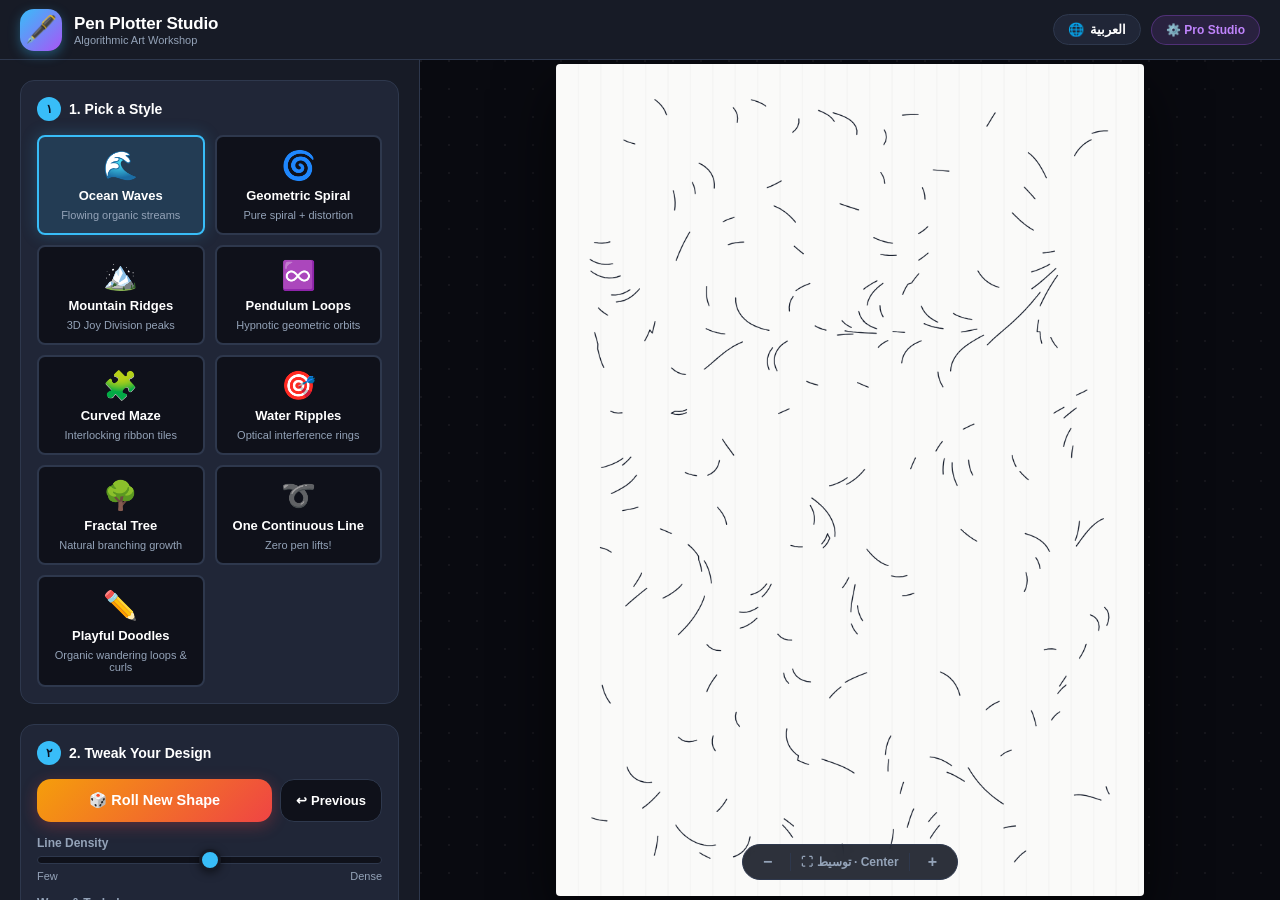
<file: simple.html>
<!DOCTYPE html>
<html lang="ar" dir="rtl">
<head>
  <meta charset="UTF-8">
  <meta name="viewport" content="width=device-width, initial-scale=1.0">
  <title>استوديو الرسم الآلي · Pen Plotter Studio (Simple)</title>
  <style>
:root {
  --bg-app: #0f111a;
  --bg-panel: #171b26;
  --bg-card: #202637;
  --bg-card-hover: #293147;
  --bg-active: #38bdf8;
  --text-main: #ffffff;
  --text-sub: #94a3b8;
  --border: #2e384d;
  --accent: #38bdf8;
  --accent-gold: #f59e0b;
  --accent-green: #10b981;
  --accent-purple: #a855f7;
  --radius-sm: 8px;
  --radius-md: 14px;
  --radius-lg: 20px;
  --shadow: 0 10px 30px rgba(0, 0, 0, 0.4);
}

* {
  box-sizing: border-box;
  margin: 0;
  padding: 0;
  -webkit-font-smoothing: antialiased;
}

body {
  font-family: -apple-system, BlinkMacSystemFont, 'SF Pro Arabic', 'Geeza Pro', 'Noto Sans Arabic', 'Segoe UI', Roboto, sans-serif;
  background-color: var(--bg-app);
  color: var(--text-main);
  height: 100vh;
  display: flex;
  flex-direction: column;
  overflow: hidden;
}

/* RTL Support */
body[dir="rtl"] {
  direction: rtl;
  text-align: right;
}
body[dir="ltr"] {
  direction: ltr;
  text-align: left;
}

/* =========================================================================
   TOP NAVBAR
   ========================================================================= */
.simple-header {
  height: 60px;
  background: var(--bg-panel);
  border-bottom: 1px solid var(--border);
  display: flex;
  align-items: center;
  justify-content: space-between;
  padding: 0 20px;
  z-index: 20;
}

.brand {
  display: flex;
  align-items: center;
  gap: 12px;
}

.brand-icon {
  font-size: 26px;
  width: 42px;
  height: 42px;
  background: linear-gradient(135deg, #38bdf8, #a855f7);
  border-radius: var(--radius-md);
  display: flex;
  align-items: center;
  justify-content: center;
  box-shadow: 0 4px 12px rgba(56, 189, 248, 0.35);
}

.brand-title {
  font-size: 17px;
  font-weight: 800;
  letter-spacing: -0.01em;
  color: var(--text-main);
}

.brand-sub {
  font-size: 11px;
  color: var(--text-sub);
}

.header-tools {
  display: flex;
  align-items: center;
  gap: 10px;
}

.lang-switch-btn {
  background: var(--bg-card);
  border: 1px solid var(--border);
  color: var(--text-main);
  font-size: 13px;
  font-weight: 700;
  padding: 7px 14px;
  border-radius: 20px;
  cursor: pointer;
  display: flex;
  align-items: center;
  gap: 6px;
  transition: all 0.2s ease;
}

.lang-switch-btn:hover {
  background: var(--bg-card-hover);
  border-color: var(--accent);
}

.pro-mode-link {
  background: rgba(168, 85, 247, 0.12);
  border: 1px solid rgba(168, 85, 247, 0.3);
  color: #c084fc;
  font-size: 12px;
  font-weight: 700;
  padding: 7px 14px;
  border-radius: 20px;
  text-decoration: none;
  display: flex;
  align-items: center;
  gap: 6px;
  transition: all 0.2s ease;
}

.pro-mode-link:hover {
  background: rgba(168, 85, 247, 0.25);
  border-color: #c084fc;
}

/* =========================================================================
   MAIN LAYOUT
   ========================================================================= */
.simple-main {
  flex: 1;
  display: flex;
  height: calc(100vh - 60px);
  overflow: hidden;
}

/* Sidebar */
.simple-sidebar {
  width: 420px;
  min-width: 360px;
  background: var(--bg-panel);
  border-inline-end: 1px solid var(--border);
  padding: 20px;
  overflow-y: auto;
  display: flex;
  flex-direction: column;
  gap: 20px;
}

.step-card {
  background: var(--bg-card);
  border: 1px solid var(--border);
  border-radius: var(--radius-md);
  padding: 16px;
  display: flex;
  flex-direction: column;
  gap: 14px;
}

.step-header {
  display: flex;
  align-items: center;
  gap: 8px;
}

.step-badge {
  width: 24px;
  height: 24px;
  background: var(--accent);
  color: #0b1120;
  border-radius: 50%;
  font-size: 12px;
  font-weight: 800;
  display: flex;
  align-items: center;
  justify-content: center;
  flex-shrink: 0;
}

.step-title {
  font-size: 14px;
  font-weight: 700;
  color: var(--text-main);
}

/* Style cards grid */
.style-grid {
  display: grid;
  grid-template-columns: repeat(2, 1fr);
  gap: 10px;
}

.style-card {
  background: var(--bg-app);
  border: 2px solid var(--border);
  border-radius: var(--radius-sm);
  padding: 12px 10px;
  cursor: pointer;
  display: flex;
  flex-direction: column;
  align-items: center;
  text-align: center;
  gap: 6px;
  transition: all 0.2s cubic-bezier(0.16, 1, 0.3, 1);
}

.style-card:hover {
  background: var(--bg-card-hover);
  border-color: rgba(56, 189, 248, 0.5);
  transform: translateY(-2px);
}

.style-card.active {
  background: rgba(56, 189, 248, 0.15);
  border-color: var(--accent);
  box-shadow: 0 0 16px rgba(56, 189, 248, 0.25);
}

.style-icon {
  font-size: 28px;
}

.style-name {
  font-size: 13px;
  font-weight: 700;
  color: var(--text-main);
}

.style-sub {
  font-size: 11px;
  color: var(--text-sub);
}

/* Big Shuffle & Undo Group */
.shuffle-btn-group {
  display: flex;
  gap: 8px;
  width: 100%;
}

.btn-big-shuffle {
  flex: 1;
  background: linear-gradient(135deg, #f59e0b, #ef4444);
  color: #ffffff;
  border: none;
  padding: 13px 16px;
  border-radius: var(--radius-md);
  font-size: 14.5px;
  font-weight: 800;
  cursor: pointer;
  display: flex;
  align-items: center;
  justify-content: center;
  gap: 8px;
  box-shadow: 0 4px 16px rgba(239, 68, 68, 0.3);
  transition: all 0.2s ease;
}

.btn-big-shuffle:hover {
  transform: translateY(-2px);
  box-shadow: 0 6px 20px rgba(239, 68, 68, 0.45);
  filter: brightness(1.08);
}

.btn-big-shuffle:active {
  transform: translateY(0);
}

.btn-undo-shape {
  flex-shrink: 0;
  background: var(--bg-app);
  border: 1px solid var(--border);
  color: var(--text-main);
  padding: 13px 15px;
  border-radius: var(--radius-md);
  font-size: 13px;
  font-weight: 700;
  cursor: pointer;
  display: flex;
  align-items: center;
  justify-content: center;
  gap: 6px;
  transition: all 0.2s ease;
}

.btn-undo-shape:hover {
  background: var(--bg-card-hover);
  border-color: var(--accent);
  color: var(--accent);
  transform: translateY(-2px);
}

.btn-undo-shape:active {
  transform: translateY(0);
}

/* Simple Slider Rows */
.simple-slider-row {
  display: flex;
  flex-direction: column;
  gap: 6px;
}

.slider-label-row {
  display: flex;
  justify-content: space-between;
  font-size: 12px;
  font-weight: 600;
  color: var(--text-sub);
}

.slider-label-row span.current-val {
  color: var(--accent);
  font-family: monospace;
}

.slider-icons-row {
  display: flex;
  justify-content: space-between;
  font-size: 11px;
  color: var(--text-sub);
}

input[type="range"] {
  -webkit-appearance: none;
  width: 100%;
  height: 8px;
  background: var(--bg-app);
  border-radius: 4px;
  border: 1px solid var(--border);
  outline: none;
}

input[type="range"]::-webkit-slider-thumb {
  -webkit-appearance: none;
  width: 22px;
  height: 22px;
  border-radius: 50%;
  background: var(--accent);
  cursor: pointer;
  border: 3px solid var(--bg-panel);
  box-shadow: 0 2px 8px rgba(0, 0, 0, 0.5);
  transition: transform 0.1s ease;
}

input[type="range"]::-webkit-slider-thumb:hover {
  transform: scale(1.15);
}

/* Color Palette Circles */
.palette-row {
  display: flex;
  gap: 10px;
  justify-content: space-between;
}

.palette-btn {
  flex: 1;
  background: var(--bg-app);
  border: 2px solid var(--border);
  border-radius: var(--radius-sm);
  padding: 8px 4px;
  display: flex;
  flex-direction: column;
  align-items: center;
  gap: 6px;
  cursor: pointer;
  transition: all 0.2s ease;
}

.palette-btn:hover {
  border-color: var(--text-sub);
}

.palette-btn.active {
  border-color: var(--accent);
  background: rgba(56, 189, 248, 0.1);
}

.palette-circle {
  width: 28px;
  height: 28px;
  border-radius: 50%;
  border: 2px solid rgba(255, 255, 255, 0.2);
  display: flex;
  align-items: center;
  justify-content: center;
  position: relative;
}

.palette-circle .inner-dot {
  width: 10px;
  height: 10px;
  border-radius: 50%;
}

.palette-label {
  font-size: 10px;
  font-weight: 700;
  color: var(--text-sub);
  text-align: center;
}

/* Paper Size Selector Pills */
.paper-pills {
  display: flex;
  gap: 8px;
}

.paper-pill {
  flex: 1;
  background: var(--bg-app);
  border: 1px solid var(--border);
  color: var(--text-sub);
  font-size: 12px;
  font-weight: 700;
  padding: 8px;
  border-radius: var(--radius-sm);
  cursor: pointer;
  text-align: center;
  transition: all 0.2s ease;
}

.paper-pill.active {
  background: var(--accent);
  color: #0b1120;
  border-color: var(--accent);
}

/* Big Action Buttons (Export & Simulate) */
.btn-action-primary {
  background: linear-gradient(135deg, #10b981, #059669);
  color: #ffffff;
  border: none;
  padding: 16px;
  border-radius: var(--radius-md);
  font-size: 16px;
  font-weight: 800;
  cursor: pointer;
  display: flex;
  align-items: center;
  justify-content: center;
  gap: 10px;
  box-shadow: 0 4px 18px rgba(16, 185, 129, 0.35);
  transition: all 0.2s ease;
  width: 100%;
}

.btn-action-primary:hover {
  transform: translateY(-2px);
  filter: brightness(1.1);
  box-shadow: 0 6px 24px rgba(16, 185, 129, 0.5);
}

.btn-action-secondary {
  background: var(--bg-card);
  border: 1px solid var(--border);
  color: var(--text-main);
  padding: 12px;
  border-radius: var(--radius-md);
  font-size: 14px;
  font-weight: 700;
  cursor: pointer;
  display: flex;
  align-items: center;
  justify-content: center;
  gap: 8px;
  transition: all 0.2s ease;
  width: 100%;
}

.btn-action-secondary:hover {
  background: var(--bg-card-hover);
  border-color: var(--text-sub);
}

.btn-action-secondary.btn-png {
  background: rgba(56, 189, 248, 0.08);
  border-color: rgba(56, 189, 248, 0.3);
  color: #38bdf8;
}

.btn-action-secondary.btn-png:hover {
  background: rgba(56, 189, 248, 0.18);
  border-color: #38bdf8;
}

.time-estimate-pill {
  background: rgba(16, 185, 129, 0.08);
  border: 1px solid rgba(16, 185, 129, 0.25);
  color: #34d399;
  font-size: 12.5px;
  font-weight: 700;
  padding: 9px 12px;
  border-radius: var(--radius-md);
  text-align: center;
  display: flex;
  align-items: center;
  justify-content: center;
  gap: 6px;
  width: 100%;
}

/* =========================================================================
   CANVAS VIEWPORT
   ========================================================================= */
.simple-viewport {
  flex: 1;
  position: relative;
  background: #090a10;
  display: flex;
  align-items: center;
  justify-content: center;
  overflow: hidden;
  background-image: radial-gradient(circle at 1px 1px, rgba(255, 255, 255, 0.05) 1px, transparent 0);
  background-size: 28px 28px;
}

.paper-container {
  position: relative;
  box-shadow: 0 25px 60px rgba(0, 0, 0, 0.7);
  border-radius: 4px;
  overflow: hidden;
  transition: transform 0.2s ease;
}

#artCanvas {
  display: block;
}

/* Plotter Pen Head Indicator during simulation */
.sim-pen-badge {
  position: absolute;
  top: 16px;
  background: rgba(23, 27, 38, 0.95);
  border: 1px solid var(--border);
  border-radius: 30px;
  padding: 6px 14px;
  font-size: 13px;
  font-weight: 700;
  display: flex;
  align-items: center;
  gap: 8px;
  box-shadow: var(--shadow);
  z-index: 10;
  color: var(--text-main);
}

/* Quick Zoom Controls */
.viewport-zoom-bar {
  position: absolute;
  bottom: 20px;
  background: rgba(23, 27, 38, 0.9);
  backdrop-filter: blur(8px);
  border: 1px solid var(--border);
  border-radius: 30px;
  padding: 6px 14px;
  display: flex;
  align-items: center;
  gap: 12px;
  z-index: 10;
}

.zoom-btn {
  background: transparent;
  border: none;
  color: var(--text-sub);
  font-size: 16px;
  font-weight: 800;
  cursor: pointer;
  padding: 2px 6px;
}

.zoom-btn:hover {
  color: var(--text-main);
}

/* Toast */
.simple-toast {
  position: fixed;
  bottom: 30px;
  left: 50%;
  transform: translateX(-50%) translateY(20px);
  background: #10b981;
  color: #0b1120;
  padding: 12px 24px;
  border-radius: 30px;
  font-size: 14px;
  font-weight: 800;
  box-shadow: 0 10px 30px rgba(16, 185, 129, 0.4);
  z-index: 100;
  opacity: 0;
  transition: all 0.25s cubic-bezier(0.16, 1, 0.3, 1);
  pointer-events: none;
  display: flex;
  align-items: center;
  gap: 8px;
}

.simple-toast.show {
  opacity: 1;
  transform: translateX(-50%) translateY(0);
}

</style>
  <link rel="icon" href="data:image/svg+xml,<svg xmlns='http://www.w3.org/2000/svg' viewBox='0 0 100 100'><text y='.9em' font-size='90'>🖋️</text></svg>">
</head>
<body>

  <!-- Top Navigation Header -->
  <header class="simple-header">
    <div class="brand">
      <div class="brand-icon">🖋️</div>
      <div>
        <h1 class="brand-title" id="brandTitle">استوديو الرسم الآلي</h1>
        <p class="brand-sub" id="brandSub">ورشة الفن الخوارزمي بالقلم</p>
      </div>
    </div>

    <div class="header-tools">
      <button class="lang-switch-btn" id="btnLangSwitch" title="Switch Language / تغيير اللغة">
        <span>🌐</span>
        <span id="langLabel">English</span>
      </button>

      <a href="index.html" class="pro-mode-link" id="proLink" title="Switch to Advanced Studio">
        ⚙️ الوضع المتقدم
      </a>
    </div>
  </header>

  <!-- Main Workspace -->
  <main class="simple-main">

    <!-- Sidebar Controls -->
    <aside class="simple-sidebar">

      <!-- STEP 1: PICK A STYLE -->
      <section class="step-card">
        <div class="step-header">
          <div class="step-badge">١</div>
          <h2 class="step-title" id="step1Title">١. اختر نمط الرسم</h2>
        </div>
        <div class="style-grid" id="styleGrid">
          <!-- Populated by simple.js -->
        </div>
      </section>

      <!-- STEP 2: CUSTOMIZE -->
      <section class="step-card">
        <div class="step-header">
          <div class="step-badge">٢</div>
          <h2 class="step-title" id="step2Title">٢. غيّر وبدّل بالتصميم</h2>
        </div>

        <!-- Big Random Shuffle & Undo Button Row -->
        <div class="shuffle-btn-group">
          <button class="btn-big-shuffle" id="btnShuffle">
            <span>🎲 شكلاً جديداً (تغيير)</span>
          </button>
          <button class="btn-undo-shape" id="btnUndo" title="Undo / Previous Shape">
            <span>↩ السابق</span>
          </button>
        </div>

        <!-- Density Slider -->
        <div class="simple-slider-row">
          <div class="slider-label-row">
            <span id="labelDensity">كثافة الخطوط</span>
          </div>
          <input type="range" id="sliderDensity" min="1" max="5" step="1" value="3">
          <div class="slider-icons-row">
            <span id="txtFew">قليل</span>
            <span id="txtMany">كثيف</span>
          </div>
        </div>

        <!-- Wiggle Slider -->
        <div class="simple-slider-row">
          <div class="slider-label-row">
            <span id="labelWiggle">تموج وانحناء الخطوط</span>
          </div>
          <input type="range" id="sliderWiggle" min="1" max="5" step="1" value="3">
          <div class="slider-icons-row">
            <span id="txtSmooth">هادئ</span>
            <span id="txtWild">عاصف</span>
          </div>
        </div>

        <!-- Paper Size -->
        <div class="simple-slider-row">
          <div class="slider-label-row">
            <span id="labelPaper">حجم الورقة</span>
          </div>
          <div class="paper-pills">
            <button type="button" class="paper-pill active" data-paper="a4">A4 (٢١٠ × ٢٩٧ مم)</button>
            <button type="button" class="paper-pill" data-paper="a5">A5 (١٤٨ × ٢١٠ مم)</button>
          </div>
        </div>

        <!-- Color Palette Preview -->
        <div class="simple-slider-row">
          <div class="slider-label-row">
            <span id="labelColors">ألوان الورق والحبر</span>
          </div>
          <div class="palette-row">
            <button type="button" class="palette-btn active" data-palette="white_black">
              <div class="palette-circle" style="background: #fafaf9; border-color: #cbd5e1;">
                <div class="inner-dot" style="background: #111827;"></div>
              </div>
              <span class="palette-label" id="colorWhiteBlack">أبيض + أسود</span>
            </button>

            <button type="button" class="palette-btn" data-palette="black_white">
              <div class="palette-circle" style="background: #18181b; border-color: #52525b;">
                <div class="inner-dot" style="background: #f8fafc;"></div>
              </div>
              <span class="palette-label" id="colorBlackWhite">أسود + أبيض</span>
            </button>

            <button type="button" class="palette-btn" data-palette="navy_gold">
              <div class="palette-circle" style="background: #0f172a; border-color: #334155;">
                <div class="inner-dot" style="background: #f59e0b;"></div>
              </div>
              <span class="palette-label" id="colorNavyGold">كحلي + ذهبي</span>
            </button>

            <button type="button" class="palette-btn" data-palette="kraft_black">
              <div class="palette-circle" style="background: #d4b896; border-color: #a88863;">
                <div class="inner-dot" style="background: #1c1917;"></div>
              </div>
              <span class="palette-label" id="colorKraftBlack">كرتون + أسود</span>
            </button>
          </div>
        </div>
      </section>

      <!-- STEP 3: ACTION & EXPORT -->
      <section class="step-card">
        <div class="step-header">
          <div class="step-badge">٣</div>
          <h2 class="step-title" id="step3Title">٣. جاهز للرسم بالآلة!</h2>
        </div>

        <!-- Simulation Speed -->
        <div class="simple-slider-row">
          <div class="slider-label-row">
            <span id="labelSpeed">سرعة رسم القلم</span>
          </div>
          <div class="paper-pills">
            <button type="button" class="paper-pill speed-pill" data-speed="0.4" id="speedSlow">🐢 بطيء وهادئ</button>
            <button type="button" class="paper-pill speed-pill active" data-speed="1.0" id="speedNormal">🚶 عادي</button>
            <button type="button" class="paper-pill speed-pill" data-speed="2.5" id="speedFast">🐇 سريع</button>
          </div>
        </div>

        <!-- Time Estimate Reassuring Badge -->
        <div class="time-estimate-pill" id="simpleTimeBadge">
          <span>⏱️ وقت الرسم: ~٤ دقائق (سريع ومناسب لورق A4)</span>
        </div>

        <button class="btn-action-secondary" id="btnSimulate">
          <span>▶️ شاهد القلم يرسم</span>
        </button>

        <button class="btn-action-primary" id="btnDownload">
          <span>📥 تحميل ملف الرسم (SVG)</span>
        </button>

        <button class="btn-action-secondary btn-png" id="btnDownloadPNG">
          <span>📸 حفظ كصورة (PNG)</span>
        </button>
      </section>

    </aside>

    <!-- Canvas Viewport -->
    <section class="simple-viewport">
      <div class="paper-container" id="paperContainer">
        <canvas id="artCanvas"></canvas>
      </div>

      <!-- Quick Zoom Controls & Center Button -->
      <div class="viewport-zoom-bar">
        <button class="zoom-btn" id="zoomOut" title="Zoom Out">−</button>
        <button class="zoom-btn" id="btnCenter" title="Center Artwork / توسيط الورقة" style="font-size: 12px; font-weight: 700; border-inline: 1px solid var(--border); padding: 2px 10px;">⛶ توسيط · Center</button>
        <button class="zoom-btn" id="zoomIn" title="Zoom In">+</button>
      </div>
    </section>

  </main>

  <div class="simple-toast" id="simpleToast"></div>

  <!-- Scripts -->
  <script>
/**
 * Seedable PRNG & Fast 2D/3D Simplex & Perlin Noise Engine
 * Built for generative vector art & deterministic reproducibility.
 */

class MathUtils {
  // Hash a string into a 32-bit integer seed
  static hashString(str) {
    let hash = 0;
    for (let i = 0; i < str.length; i++) {
      const char = str.charCodeAt(i);
      hash = (hash << 5) - hash + char;
      hash |= 0; // Convert to 32bit integer
    }
    return Math.abs(hash);
  }

  // Linear interpolation
  static lerp(a, b, t) {
    return a + (b - a) * t;
  }

  // Map value from one range to another with optional clamp
  static map(value, inMin, inMax, outMin, outMax, clamp = false) {
    let out = ((value - inMin) / (inMax - inMin)) * (outMax - outMin) + outMin;
    if (clamp) {
      const min = Math.min(outMin, outMax);
      const max = Math.max(outMin, outMax);
      out = Math.max(min, Math.min(max, out));
    }
    return out;
  }

  static clamp(val, min, max) {
    return Math.max(min, Math.min(max, val));
  }

  static dist(x1, y1, x2, y2) {
    return Math.hypot(x2 - x1, y2 - y1);
  }

  static radians(degrees) {
    return (degrees * Math.PI) / 180;
  }

  static degrees(radians) {
    return (radians * 180) / Math.PI;
  }
}

// Deterministic fast PRNG (Mulberry32)
class RandomGenerator {
  constructor(seed = 1337) {
    this.setSeed(seed);
  }

  setSeed(seed) {
    if (typeof seed === 'string') {
      this.seed = MathUtils.hashString(seed);
    } else {
      this.seed = Math.floor(Math.abs(seed)) || 1337;
    }
    this.state = this.seed;
  }

  // Returns float in [0, 1)
  next() {
    this.state = (this.state + 0x6d2b79f5) | 0;
    let t = Math.imul(this.state ^ (this.state >>> 15), 1 | this.state);
    t = (t + Math.imul(t ^ (t >>> 7), 61 | t)) ^ t;
    return ((t ^ (t >>> 14)) >>> 0) / 4294967296;
  }

  // Range [min, max)
  range(min, max) {
    return min + this.next() * (max - min);
  }

  // Random integer [min, max]
  rangeInt(min, max) {
    return Math.floor(this.range(min, max + 1));
  }

  // Random boolean with chance probability
  chance(prob = 0.5) {
    return this.next() < prob;
  }

  // Gaussian / Normal distribution random number (Box-Muller)
  gaussian(mean = 0, stdev = 1) {
    let u1 = this.next();
    let u2 = this.next();
    while (u1 === 0) u1 = this.next();
    const z0 = Math.sqrt(-2.0 * Math.log(u1)) * Math.cos(2.0 * Math.PI * u2);
    return z0 * stdev + mean;
  }

  // Pick random element from array
  pick(array) {
    if (!array || array.length === 0) return null;
    return array[this.rangeInt(0, array.length - 1)];
  }
}

// 2D Simplex Noise Implementation (Deterministic & Seedable)
class SimplexNoise {
  constructor(randomInstance = new RandomGenerator(42)) {
    this.reseed(randomInstance);
  }

  reseed(randomInstance) {
    this.p = new Uint8Array(256);
    for (let i = 0; i < 256; i++) {
      this.p[i] = i;
    }

    // Shuffle using Fisher-Yates with our seedable PRNG
    for (let i = 255; i > 0; i--) {
      const j = randomInstance.rangeInt(0, i);
      const tmp = this.p[i];
      this.p[i] = this.p[j];
      this.p[j] = tmp;
    }

    // Duplicate permutation array to avoid modulo
    this.perm = new Uint8Array(512);
    this.permMod12 = new Uint8Array(512);
    for (let i = 0; i < 512; i++) {
      this.perm[i] = this.p[i & 255];
      this.permMod12[i] = this.perm[i] % 12;
    }
  }

  // 2D Simplex Noise in range [-1, 1]
  noise2D(xin, yin) {
    const F2 = 0.5 * (Math.sqrt(3.0) - 1.0);
    const G2 = (3.0 - Math.sqrt(3.0)) / 6.0;

    let n0 = 0, n1 = 0, n2 = 0;

    // Skew the input space to determine which simplex cell we're in
    const s = (xin + yin) * F2;
    const i = Math.floor(xin + s);
    const j = Math.floor(yin + s);
    const t = (i + j) * G2;
    const X0 = i - t; // Unskew the cell origin back to (x,y) space
    const Y0 = j - t;
    const x0 = xin - X0; // The x,y distances from the cell origin
    const y0 = yin - Y0;

    // For the 2D case, the simplex shape is an equilateral triangle.
    // Determine which simplex we are in.
    let i1, j1; // Offsets for second (middle) corner of simplex in (i,j) coords
    if (x0 > y0) {
      i1 = 1;
      j1 = 0;
    } else {
      i1 = 0;
      j1 = 1;
    }

    // A step of (1,0) in (i,j) means a step of (1-c,-c) in (x,y), and
    // a step of (0,1) in (i,j) means a step of (-c,1-c) in (x,y), where c = (3-sqrt(3))/6
    const x1 = x0 - i1 + G2; // Offsets for middle corner in (x,y) unskewed coords
    const y1 = y0 - j1 + G2;
    const x2 = x0 - 1.0 + 2.0 * G2; // Offsets for last corner in (x,y) unskewed coords
    const y2 = y0 - 1.0 + 2.0 * G2;

    // Work out the hashed gradient indices of the three simplex corners
    const ii = i & 255;
    const jj = j & 255;

    // Calculate contribution from three corners
    const grad3 = [
      [1, 1], [-1, 1], [1, -1], [-1, -1],
      [1, 0], [-1, 0], [1, 0], [-1, 0],
      [0, 1], [0, -1], [0, 1], [0, -1]
    ];

    let t0 = 0.5 - x0 * x0 - y0 * y0;
    if (t0 > 0) {
      t0 *= t0;
      const gi0 = this.permMod12[ii + this.perm[jj]];
      n0 = t0 * t0 * (grad3[gi0][0] * x0 + grad3[gi0][1] * y0);
    }

    let t1 = 0.5 - x1 * x1 - y1 * y1;
    if (t1 > 0) {
      t1 *= t1;
      const gi1 = this.permMod12[ii + i1 + this.perm[jj + j1]];
      n1 = t1 * t1 * (grad3[gi1][0] * x1 + grad3[gi1][1] * y1);
    }

    let t2 = 0.5 - x2 * x2 - y2 * y2;
    if (t2 > 0) {
      t2 *= t2;
      const gi2 = this.permMod12[ii + 1 + this.perm[jj + 1]];
      n2 = t2 * t2 * (grad3[gi2][0] * x2 + grad3[gi2][1] * y2);
    }

    // Add contributions from each corner to get the final noise value.
    // Result is scaled to return values in the interval [-1, 1].
    return 70.0 * (n0 + n1 + n2);
  }

  // Fractal Brownian Motion (octaves, persistence, lacunarity)
  fBm(x, y, octaves = 4, persistence = 0.5, lacunarity = 2.0) {
    let total = 0;
    let frequency = 1.0;
    let amplitude = 1.0;
    let maxValue = 0; // Used for normalizing result

    for (let i = 0; i < octaves; i++) {
      total += this.noise2D(x * frequency, y * frequency) * amplitude;
      maxValue += amplitude;
      amplitude *= persistence;
      frequency *= lacunarity;
    }

    return total / maxValue;
  }

  // Curl noise for ultra-smooth fluid flow fields
  curl(x, y, eps = 0.001) {
    const n1 = this.noise2D(x, y + eps);
    const n2 = this.noise2D(x, y - eps);
    const n3 = this.noise2D(x + eps, y);
    const n4 = this.noise2D(x - eps, y);

    const dx = (n1 - n2) / (2 * eps);
    const dy = (n3 - n4) / (2 * eps);

    return { x: dy, y: -dx, angle: Math.atan2(-dx, dy) };
  }
}

// Global instances for convenience
window.MathUtils = MathUtils;
window.RandomGenerator = RandomGenerator;
window.SimplexNoise = SimplexNoise;


/**
 * Algorithmic Pen Plotter Art Workshop - Core Algorithms Engine
 * Designed for beginners: intuitive parameters, reproducible seeds, and clean vector polylines.
 */

const ALGORITHM_DEFINITIONS = {
  // =========================================================================
  // 1. PERLIN FLOW FIELD
  // =========================================================================
  flowField: {
    id: "flowField",
    name: "Perlin Flow Field",
    category: "Organic / Natural",
    badge: "Most Popular",
    icon: "🌊",
    shortDesc: "Trace hundreds of particles drifting through an invisible fluid river or wind current.",
    explanation: "Imagine dropping dandelion seeds into swirling water. At every point on the paper, a 2D Perlin noise mathematical equation calculates a specific compass direction. We drop virtual particles and let them take small steps following these angles, drawing smooth, hypnotic ribbon currents.",
    beginnerTip: "Try increasing 'Noise Zoom' for broad gentle curves, or decrease it for tight turbulent eddies!",
    codeSnippet: `// Flow field core logic:
const angle = noise(x * scale, y * scale) * Math.PI * 2 * curl;
const nextX = x + Math.cos(angle) * stepLength;
const nextY = y + Math.sin(angle) * stepLength;`,
    parameters: [
      { id: "streamCount", label: "Number of Streams", type: "range", min: 80, max: 350, step: 10, default: 200, unit: "lines", desc: "Total count of stream traces drawn across the page." },
      { id: "stepCount", label: "Stream Length (Steps)", type: "range", min: 20, max: 90, step: 5, default: 55, unit: "steps", desc: "How far each particle travels before lifting the pen." },
      { id: "stepLength", label: "Step Resolution", type: "range", min: 0.8, max: 2.2, step: 0.1, default: 1.4, unit: "mm", desc: "Distance between consecutive points in a line." },
      { id: "noiseScale", label: "Noise Field Zoom", type: "range", min: 0.001, max: 0.025, step: 0.001, default: 0.005, unit: "", desc: "Scale of the noise grid. Smaller values create large calm waves; larger values create turbulent swirls." },
      { id: "curlMultiplier", label: "Swirl / Curl Intensity", type: "range", min: 0.5, max: 5.0, step: 0.1, default: 2.0, unit: "x", desc: "How sharply angles rotate across the field." },
      { id: "spawnMode", label: "Starting Placement", type: "select", options: [
        { value: "random", label: "Random Scatter (Uniform)" },
        { value: "circle", label: "Concentric Ring Burst" },
        { value: "grid", label: "Structured Grid Lattice" },
        { value: "center", label: "Central Core Outward" },
        { value: "edges", label: "Inward from Margins" }
      ], default: "random", desc: "Where particles are initially dropped." },
      { id: "streamAvoidance", label: "Spacing Collision Avoidance", type: "range", min: 0, max: 4.0, step: 0.2, default: 1.8, unit: "mm", desc: "Stops streams if they get too close to existing lines (prevents ink puddles on thin paper). 0 disables." },
      { id: "dualColorAccent", label: "Dual Layer (Pen 2 Accent)", type: "checkbox", default: false, desc: "Splits streams into two layers for 2-color plotting (e.g. Black + Gold)." }
    ],
    presets: {
      "Ocean Currents": { streamCount: 200, stepCount: 55, stepLength: 1.4, noiseScale: 0.004, curlMultiplier: 1.8, spawnMode: "random", streamAvoidance: 1.8, dualColorAccent: false },
      "Turbulent Vortex": { streamCount: 240, stepCount: 50, stepLength: 1.2, noiseScale: 0.012, curlMultiplier: 3.5, spawnMode: "random", streamAvoidance: 1.5, dualColorAccent: true },
      "Cosmic Ripple": { streamCount: 170, stepCount: 60, stepLength: 1.3, noiseScale: 0.006, curlMultiplier: 2.2, spawnMode: "circle", streamAvoidance: 1.6, dualColorAccent: true },
      "Wood Grain Flow": { streamCount: 260, stepCount: 50, stepLength: 1.4, noiseScale: 0.003, curlMultiplier: 1.2, spawnMode: "edges", streamAvoidance: 2.0, dualColorAccent: false },
      "Lattice Drift": { streamCount: 160, stepCount: 45, stepLength: 1.5, noiseScale: 0.008, curlMultiplier: 1.8, spawnMode: "grid", streamAvoidance: 1.6, dualColorAccent: false }
    },
    generate(bounds, params, rng, noise) {
      const { minX, minY, maxX, maxY, width, height } = bounds;
      const pathsLayer1 = [];
      const pathsLayer2 = [];

      // Spatial grid for fast proximity / line avoidance check
      const cellSize = Math.max(2, params.streamAvoidance || 1.5);
      const gridCols = Math.ceil(width / cellSize);
      const gridRows = Math.ceil(height / cellSize);
      const grid = new Uint8Array(gridCols * gridRows);

      function markOccupied(x, y) {
        if (params.streamAvoidance <= 0) return;
        const col = Math.floor((x - minX) / cellSize);
        const row = Math.floor((y - minY) / cellSize);
        if (col >= 0 && col < gridCols && row >= 0 && row < gridRows) {
          grid[row * gridCols + col] = 1;
        }
      }

      function isOccupied(x, y) {
        if (params.streamAvoidance <= 0) return false;
        const col = Math.floor((x - minX) / cellSize);
        const row = Math.floor((y - minY) / cellSize);
        if (col >= 0 && col < gridCols && row >= 0 && row < gridRows) {
          return grid[row * gridCols + col] === 1;
        }
        return false;
      }

      const totalStreams = params.streamCount;
      const stepLength = params.stepLength;
      const maxSteps = params.stepCount;
      const scale = params.noiseScale;
      const curl = params.curlMultiplier;

      // Seed points based on spawn mode
      const spawnPoints = [];
      for (let i = 0; i < totalStreams; i++) {
        let sx, sy;
        if (params.spawnMode === "random") {
          sx = rng.range(minX, maxX);
          sy = rng.range(minY, maxY);
        } else if (params.spawnMode === "circle") {
          const r = rng.range(width * 0.1, width * 0.45);
          const theta = rng.range(0, Math.PI * 2);
          sx = minX + width * 0.5 + Math.cos(theta) * r;
          sy = minY + height * 0.5 + Math.sin(theta) * r;
        } else if (params.spawnMode === "grid") {
          const side = Math.ceil(Math.sqrt(totalStreams));
          const col = i % side;
          const row = Math.floor(i / side);
          sx = minX + (col / side) * width + rng.range(-2, 2);
          sy = minY + (row / side) * height + rng.range(-2, 2);
        } else if (params.spawnMode === "center") {
          const r = rng.range(0, width * 0.18);
          const theta = rng.range(0, Math.PI * 2);
          sx = minX + width * 0.5 + Math.cos(theta) * r;
          sy = minY + height * 0.5 + Math.sin(theta) * r;
        } else if (params.spawnMode === "edges") {
          if (rng.chance(0.5)) {
            sx = rng.chance(0.5) ? minX + 2 : maxX - 2;
            sy = rng.range(minY, maxY);
          } else {
            sx = rng.range(minX, maxX);
            sy = rng.chance(0.5) ? minY + 2 : maxY - 2;
          }
        }
        spawnPoints.push({ x: sx, y: sy, id: i });
      }

      // Generate streams
      spawnPoints.forEach((pt, idx) => {
        let cx = pt.x;
        let cy = pt.y;

        // Skip if starting point is already crowded
        if (isOccupied(cx, cy)) return;

        const path = [{ x: cx, y: cy }];
        markOccupied(cx, cy);

        for (let s = 0; s < maxSteps; s++) {
          // Calculate noise angle
          const n = noise.noise2D(cx * scale, cy * scale);
          const angle = n * Math.PI * curl;

          const nx = cx + Math.cos(angle) * stepLength;
          const ny = cy + Math.sin(angle) * stepLength;

          // Boundary check
          if (nx < minX || nx > maxX || ny < minY || ny > maxY) break;

          // Proximity avoidance check
          if (s > 2 && isOccupied(nx, ny)) break;

          path.push({ x: nx, y: ny });
          markOccupied(nx, ny);
          cx = nx;
          cy = ny;
        }

        if (path.length >= 3) {
          if (params.dualColorAccent && idx % 3 === 0) {
            pathsLayer2.push(path);
          } else {
            pathsLayer1.push(path);
          }
        }
      });

      return { layer1: pathsLayer1, layer2: pathsLayer2 };
    }
  },

  // =========================================================================
  // 2. TOPOGRAPHIC RIDGE WAVES (JOY DIVISION / UNKNOWN PLEASURES)
  // =========================================================================
  waveRidges: {
    id: "waveRidges",
    name: "Mountain Ridge Waves",
    category: "Topographic / 3D Landscape",
    badge: "Iconic Classic",
    icon: "🏔️",
    shortDesc: "Stacked horizontal scanlines with 3D peaks and authentic hidden-line occlusion.",
    explanation: "Inspired by the famous 1979 radio pulsar plot from Joy Division's album 'Unknown Pleasures'. Horizontal lines sweep down the page. As they approach the center, a Gaussian bell curve combined with Perlin noise pulls the line upwards into mountain peaks. Crucially, a 'horizon mask' prevents lower lines from drawing over peaks above them, creating a solid 3D landscape effect!",
    beginnerTip: "Keep 'Occlusion' turned ON! Without occlusion, the lines will criss-cross. With occlusion on, mountains appear completely solid without any solid fills.",
    codeSnippet: `// 3D elevation & occlusion mask:
const elevation = Math.exp(-Math.pow((x - centerX) / width, 2)) * noise(x, y) * peakHeight;
const finalY = baseY - elevation;
// If finalY is lower than previous horizon, occlude it!`,
    parameters: [
      { id: "lineCount", label: "Number of Ridges", type: "range", min: 15, max: 55, step: 1, default: 35, unit: "lines", desc: "Total count of stacked horizontal wave lines." },
      { id: "peakHeight", label: "Peak Elevation Height", type: "range", min: 4, max: 40, step: 1, default: 22, unit: "mm", desc: "Maximum height of the mountain peaks." },
      { id: "samplesPerLine", label: "Curve Smoothness", type: "range", min: 80, max: 240, step: 10, default: 180, unit: "pts", desc: "Number of evaluated sample points per ridge line." },
      { id: "noiseScale", label: "Mountain Ruggedness", type: "range", min: 0.005, max: 0.05, step: 0.002, default: 0.016, unit: "", desc: "Frequency of jagged bumps. Low is smooth hills; high is rugged peaks." },
      { id: "gaussianWidth", label: "Mountain Peak Width", type: "range", min: 0.15, max: 0.85, step: 0.05, default: 0.38, unit: "", desc: "Width of the central peak concentration area." },
      { id: "occlusion", label: "3D Hidden-Line Occlusion", type: "checkbox", default: true, desc: "Hides lines behind foreground peaks so the landscape looks 3D and solid." },
      { id: "ridgeNoiseOctaves", label: "Multi-Octave Detail", type: "range", min: 1, max: 3, step: 1, default: 2, unit: "octaves", desc: "Adds fine secondary ridges on top of the main peaks." },
      { id: "dualColorAccent", label: "Dual Layer (Pen 2 Peaks)", type: "checkbox", default: false, desc: "Draws peaks in Pen 2 and flat valley baselines in Pen 1." }
    ],
    presets: {
      "Joy Division Classic": { lineCount: 38, peakHeight: 22, samplesPerLine: 180, noiseScale: 0.018, gaussianWidth: 0.35, occlusion: true, ridgeNoiseOctaves: 2, dualColorAccent: false },
      "Alpine Horizon": { lineCount: 30, peakHeight: 28, samplesPerLine: 200, noiseScale: 0.025, gaussianWidth: 0.55, occlusion: true, ridgeNoiseOctaves: 3, dualColorAccent: true },
      "Desert Sand Dunes": { lineCount: 42, peakHeight: 14, samplesPerLine: 160, noiseScale: 0.008, gaussianWidth: 0.70, occlusion: true, ridgeNoiseOctaves: 1, dualColorAccent: false },
      "Audio Frequency Spectrogram": { lineCount: 45, peakHeight: 24, samplesPerLine: 200, noiseScale: 0.035, gaussianWidth: 0.45, occlusion: true, ridgeNoiseOctaves: 2, dualColorAccent: false },
      "Transparent Wireframe (No Occlude)": { lineCount: 25, peakHeight: 18, samplesPerLine: 150, noiseScale: 0.015, gaussianWidth: 0.40, occlusion: false, ridgeNoiseOctaves: 2, dualColorAccent: false }
    },
    generate(bounds, params, rng, noise) {
      const { minX, minY, maxX, maxY, width, height } = bounds;
      const pathsLayer1 = [];
      const pathsLayer2 = [];

      const lineCount = params.lineCount;
      const samples = params.samplesPerLine;
      const peakHeight = params.peakHeight;
      const noiseScale = params.noiseScale;
      const gWidth = params.gaussianWidth * width * 0.5;
      const centerX = minX + width * 0.5;

      const yStep = (maxY - minY - peakHeight) / (lineCount + 1);
      const startY = minY + peakHeight + yStep;

      // Horizon buffer for hidden-line removal: stores the minimum (highest on page) Y seen so far at each X column
      const horizonResolution = Math.max(samples * 2, 600);
      const horizon = new Float32Array(horizonResolution).fill(Infinity);

      // Iterate front-to-back (bottom ridge to top ridge) for accurate hidden-line removal
      let continuousNoOccludePath = [];

      for (let l = lineCount - 1; l >= 0; l--) {
        const baseY = startY + l * yStep;
        const isReverse = ((lineCount - 1 - l) % 2 === 1); // alternate left-to-right, right-to-left
        let currentPath = [];

        for (let s = 0; s <= samples; s++) {
          const stepIdx = isReverse ? (samples - s) : s;
          const t = stepIdx / samples;
          const x = minX + t * width;

          // Gaussian bell envelope centered in middle of page
          const distFromCenter = x - centerX;
          const envelope = Math.exp(-0.5 * Math.pow(distFromCenter / gWidth, 2));

          // Multi-octave Perlin elevation
          let n = noise.fBm(x * noiseScale, l * 0.15, params.ridgeNoiseOctaves, 0.5, 2.0);
          n = Math.abs(n); // make ridges project upwards

          const elevation = envelope * n * peakHeight;
          const y = baseY - elevation;

          const hIdx = Math.min(horizonResolution - 1, Math.floor(t * (horizonResolution - 1)));

          if (!params.occlusion) {
            // No occlusion: add to continuous serpentine stroke
            if (!params.dualColorAccent) {
              continuousNoOccludePath.push({ x, y });
            } else {
              currentPath.push({ x, y });
            }
          } else {
            // Point is visible if it rises higher (lower Y) than foreground horizon
            const isVisible = y <= horizon[hIdx];

            if (isVisible) {
              currentPath.push({ x, y });
              horizon[hIdx] = y;
            } else {
              // Line dipped behind a foreground ridge: break path!
              if (currentPath.length >= 2) {
                if (params.dualColorAccent && l % 2 === 1) {
                  pathsLayer2.push(currentPath);
                } else {
                  pathsLayer1.push(currentPath);
                }
              }
              currentPath = [];
            }
          }
        }

        if (params.occlusion || params.dualColorAccent) {
          if (currentPath.length >= 2) {
            if (params.dualColorAccent && l % 2 === 1) {
              pathsLayer2.push(currentPath);
            } else {
              pathsLayer1.push(currentPath);
            }
          }
        }
      }

      if (!params.occlusion && !params.dualColorAccent && continuousNoOccludePath.length >= 2) {
        pathsLayer1.push(continuousNoOccludePath);
      }

      // Reverse order so top-to-bottom draw order is preserved if desired
      pathsLayer1.reverse();
      pathsLayer2.reverse();

      return { layer1: pathsLayer1, layer2: pathsLayer2 };
    }
  },

  // =========================================================================
  // 3. HARMONOGRAPH & SPIROGRAPH / GUILLOCHÉ
  // =========================================================================
  harmonograph: {
    id: "harmonograph",
    name: "Harmonograph & Spirograph",
    category: "Geometric & Mathematical",
    badge: "Hypnotic Math",
    icon: "♾️",
    shortDesc: "Simulate swinging physical pendulums, gear spirographs, and currency guilloché rosettes.",
    explanation: "A Harmonograph simulates the motion of several swinging pendulums coupled together. As gravity and friction gently dampen the swings over time, the pen traces intricate, hypnotic loops of pure harmonic geometry that can never be drawn cleanly by human hand.",
    beginnerTip: "Change 'Frequency Ratio' to integer fractions like 3:2, 5:4, or 4:3 to see recognizable musical harmonics in visual form!",
    codeSnippet: `// Pendulum harmonic resonance:
x = A1 * sin(f1 * t + p1) * exp(-d1 * t) + A2 * sin(f2 * t + p2) * exp(-d2 * t);
y = A3 * sin(f3 * t + p3) * exp(-d3 * t) + A4 * sin(f4 * t + p4) * exp(-d4 * t);`,
    parameters: [
      { id: "geometryMode", label: "Model Type", type: "select", options: [
        { value: "harmonograph", label: "Harmonograph (Damped Pendulums)" },
        { value: "spirograph", label: "Spirograph (Hypotrochoid Gears)" },
        { value: "guilloche", label: "Guilloché (Banknote Rosettes)" }
      ], default: "harmonograph", desc: "Select the underlying mathematical generator." },
      { id: "freqX", label: "X-Axis Frequency", type: "range", min: 1.0, max: 8.0, step: 0.01, default: 2.01, unit: "Hz", desc: "Primary oscillation frequency for horizontal motion." },
      { id: "freqY", label: "Y-Axis Frequency", type: "range", min: 1.0, max: 8.0, step: 0.01, default: 3.00, unit: "Hz", desc: "Primary oscillation frequency for vertical motion." },
      { id: "phaseShift", label: "Phase Shift", type: "range", min: 0, max: 360, step: 5, default: 45, unit: "°", desc: "Angular offset between pendulum swings." },
      { id: "damping", label: "Pendulum Friction (Decay)", type: "range", min: 0.0004, max: 0.006, step: 0.0002, default: 0.0022, unit: "", desc: "How quickly the pendulum loses energy as it spirals inward." },
      { id: "loopCount", label: "Drawing Duration / Detail", type: "range", min: 1200, max: 4000, step: 200, default: 2000, unit: "steps", desc: "Total number of steps evaluated along the curve." },
      { id: "secondaryFreq", label: "Secondary Oscillation", type: "range", min: 0, max: 6.0, step: 0.1, default: 1.0, unit: "x", desc: "Adds a second coupled pendulum arm for richer geometric folds." },
      { id: "dualColorAccent", label: "Dual Layer (Pen 2 Mirror)", type: "checkbox", default: false, desc: "Adds a second phase-inverted curve on Layer 2 for stunning 2-pen interference." }
    ],
    presets: {
      "Pendulum Waltz": { geometryMode: "harmonograph", freqX: 2.01, freqY: 3.00, phaseShift: 45, damping: 0.0022, loopCount: 2000, secondaryFreq: 1.0, dualColorAccent: false },
      "Hypnotic Spirograph": { geometryMode: "spirograph", freqX: 3.0, freqY: 7.0, phaseShift: 90, damping: 0.0008, loopCount: 3200, secondaryFreq: 2.5, dualColorAccent: true },
      "Banknote Rosette": { geometryMode: "guilloche", freqX: 4.0, freqY: 4.0, phaseShift: 0, damping: 0.0010, loopCount: 3400, secondaryFreq: 8.0, dualColorAccent: true },
      "Infinity Resonance": { geometryMode: "harmonograph", freqX: 2.00, freqY: 1.002, phaseShift: 90, damping: 0.0016, loopCount: 2600, secondaryFreq: 0.5, dualColorAccent: false },
      "Sacred Geometry": { geometryMode: "guilloche", freqX: 6.0, freqY: 6.0, phaseShift: 30, damping: 0.0012, loopCount: 3600, secondaryFreq: 12.0, dualColorAccent: false }
    },
    generate(bounds, params, rng) {
      const { minX, minY, width, height } = bounds;
      const pathsLayer1 = [];
      const pathsLayer2 = [];

      const cx = minX + width * 0.5;
      const cy = minY + height * 0.5;
      const radiusX = width * 0.44;
      const radiusY = height * 0.44;

      const f1 = params.freqX;
      const f2 = params.freqY;
      const p1 = MathUtils.radians(params.phaseShift);
      const d = params.damping;
      const steps = params.loopCount;
      const secF = params.secondaryFreq;

      if (params.geometryMode === "harmonograph") {
        const path1 = [];
        const path2 = [];
        const dt = 0.03;

        for (let i = 0; i < steps; i++) {
          const t = i * dt;
          const decay = Math.exp(-d * t);

          const x = cx + radiusX * decay * (Math.sin(f1 * t + p1) + 0.3 * Math.sin(f1 * secF * t));
          const y = cy + radiusY * decay * (Math.sin(f2 * t) + 0.3 * Math.sin(f2 * secF * t + p1));

          path1.push({ x, y });

          if (params.dualColorAccent) {
            const x2 = cx + radiusX * decay * (Math.sin(f1 * t + p1 + Math.PI * 0.5) + 0.3 * Math.sin(f1 * secF * t));
            const y2 = cy + radiusY * decay * (Math.sin(f2 * t + Math.PI * 0.5) + 0.3 * Math.sin(f2 * secF * t));
            path2.push({ x: x2, y: y2 });
          }
        }

        if (path1.length >= 2) pathsLayer1.push(path1);
        if (params.dualColorAccent && path2.length >= 2) pathsLayer2.push(path2);

      } else if (params.geometryMode === "spirograph") {
        // Hypotrochoid spirograph
        const R = Math.min(radiusX, radiusY);
        const r = R * (params.freqX / (params.freqX + params.freqY));
        const dOffset = r * (params.secondaryFreq || 1.2);
        const path1 = [];
        const maxTheta = Math.PI * 2 * (params.freqY || 7);
        const dt = maxTheta / steps;

        for (let theta = 0; theta <= maxTheta; theta += dt) {
          const x = cx + (R - r) * Math.cos(theta) + dOffset * Math.cos(((R - r) / r) * theta);
          const y = cy + (R - r) * Math.sin(theta) - dOffset * Math.sin(((R - r) / r) * theta);
          path1.push({ x, y });
        }

        if (path1.length >= 2) pathsLayer1.push(path1);

      } else if (params.geometryMode === "guilloche") {
        // Guilloché concentric rosettes
        const rings = 12;
        const ptsPerRing = Math.floor(steps / rings);

        for (let r = 0; r < rings; r++) {
          const ringPath = [];
          const baseR = MathUtils.map(r, 0, rings - 1, radiusX * 0.2, radiusX);
          const waveAmp = (radiusX / rings) * 0.8;
          const petalCount = Math.floor(params.freqX * 4 + r * 2);

          for (let p = 0; p <= ptsPerRing; p++) {
            const theta = (p / ptsPerRing) * Math.PI * 2;
            const modulation = Math.sin(theta * petalCount + r * params.phaseShift * 0.1) * waveAmp;
            const currR = baseR + modulation;
            const x = cx + Math.cos(theta) * currR;
            const y = cy + Math.sin(theta) * currR * (height / width);
            ringPath.push({ x, y });
          }

          if (r % 2 === 1 && params.dualColorAccent) {
            pathsLayer2.push(ringPath);
          } else {
            pathsLayer1.push(ringPath);
          }
        }
      }

      return { layer1: pathsLayer1, layer2: pathsLayer2 };
    }
  },

  // =========================================================================
  // 4. TRUCHET & MODULAR GRID TILES
  // =========================================================================
  truchetTiles: {
    id: "truchetTiles",
    name: "Truchet Modular Tiles",
    category: "Geometric & Pattern",
    badge: "Endless Mazes",
    icon: "🧩",
    shortDesc: "Grid-based tiles with rotating quarter-circles that snap together into winding labyrinths.",
    explanation: "Invented by Sébastien Truchet in 1704 and popularized by Cyril Stanley Smith. Each square tile contains simple arcs connecting the centers of its edges. By randomly rotating tiles by 0° or 90°, the arcs automatically join to form continuous, mesmerizing, flowing labyrinths with zero dead ends.",
    beginnerTip: "Increase 'Arcs per Tile' to turn single lines into thick decorative multi-track highway ribbons!",
    codeSnippet: `// Truchet tile connection rule:
if (rotation === 0) {
  drawArc(topLeft, radius);
  drawArc(bottomRight, radius);
} else {
  drawArc(topRight, radius);
  drawArc(bottomLeft, radius);
}`,
    parameters: [
      { id: "gridCols", label: "Grid Columns", type: "range", min: 4, max: 16, step: 1, default: 10, unit: "cols", desc: "Number of horizontal tile cells." },
      { id: "tileStyle", label: "Tile Motif", type: "select", options: [
        { value: "arcs", label: "Smith Curved Arcs (Flowing Maze)" },
        { value: "diagonal", label: "Diagonal Slash (Straight Maze)" },
        { value: "triangles", label: "Chevron & Diamond Triangles" },
        { value: "meander", label: "Orthogonal Meanders (Circuit Board)" }
      ], default: "arcs", desc: "Geometric pattern placed inside each tile." },
      { id: "arcsPerTile", label: "Concentric Arcs per Tile", type: "range", min: 1, max: 3, step: 1, default: 2, unit: "tracks", desc: "Draws parallel concentric ribbons for dense line quality." },
      { id: "rotationRule", label: "Rotation Rule", type: "select", options: [
        { value: "random", label: "Random 50/50 Coin Flip" },
        { value: "noise", label: "Perlin Noise Directional Flow" },
        { value: "checkerboard", label: "Alternating Checkerboard" },
        { value: "concentric", label: "Concentric Rings Orientation" }
      ], default: "random", desc: "Determines how tile rotation is decided." },
      { id: "cornerPadding", label: "Tile Margin Gap", type: "range", min: 0, max: 4, step: 0.5, default: 0, unit: "mm", desc: "Leaves tiny gaps between tiles for an etched tile look." },
      { id: "dualColorAccent", label: "Dual Layer (Pen 2 Checker)", type: "checkbox", default: false, desc: "Draws alternate tiles in Pen 2 for dual-ink geometric plots." }
    ],
    presets: {
      "Woven Ribbon Labyrinth": { gridCols: 10, tileStyle: "arcs", arcsPerTile: 2, rotationRule: "random", cornerPadding: 0, dualColorAccent: false },
      "Circuit Board Maze": { gridCols: 12, tileStyle: "meander", arcsPerTile: 1, rotationRule: "noise", cornerPadding: 0.5, dualColorAccent: true },
      "Diagonal Slash Network": { gridCols: 12, tileStyle: "diagonal", arcsPerTile: 1, rotationRule: "random", cornerPadding: 0, dualColorAccent: false },
      "Optical Ripple Grid": { gridCols: 11, tileStyle: "arcs", arcsPerTile: 2, rotationRule: "concentric", cornerPadding: 0, dualColorAccent: true },
      "Smooth Minimal Arcs": { gridCols: 7, tileStyle: "arcs", arcsPerTile: 1, rotationRule: "random", cornerPadding: 0, dualColorAccent: false }
    },
    generate(bounds, params, rng, noise) {
      const { minX, minY, width, height } = bounds;
      const pathsLayer1 = [];
      const pathsLayer2 = [];

      const cols = params.gridCols;
      const tileSize = width / cols;
      const rows = Math.floor(height / tileSize);
      const startX = minX;
      const startY = minY + (height - rows * tileSize) * 0.5;

      const arcsCount = params.arcsPerTile;
      const segmentsPerArc = 18;

      for (let r = 0; r < rows; r++) {
        for (let c = 0; c < cols; c++) {
          const x0 = startX + c * tileSize;
          const y0 = startY + r * tileSize;
          const isPen2 = params.dualColorAccent && (r + c) % 2 === 1;
          const targetLayer = isPen2 ? pathsLayer2 : pathsLayer1;

          // Determine rotation (0 or 1)
          let rot = 0;
          if (params.rotationRule === "random") {
            rot = rng.chance(0.5) ? 0 : 1;
          } else if (params.rotationRule === "checkerboard") {
            rot = (r + c) % 2 === 0 ? 0 : 1;
          } else if (params.rotationRule === "noise") {
            rot = noise.noise2D(c * 0.2, r * 0.2) > 0 ? 1 : 0;
          } else if (params.rotationRule === "concentric") {
            const dx = c - cols * 0.5;
            const dy = r - rows * 0.5;
            rot = Math.floor(Math.hypot(dx, dy)) % 2 === 0 ? 1 : 0;
          }

          if (params.tileStyle === "arcs") {
            // Smith quarter circles with complementary matching radii for continuous ribbon stitching
            for (let a = 1; a <= arcsCount; a++) {
              const rTL = (tileSize / (arcsCount + 1)) * a;
              const rBR = tileSize - rTL;

              if (rot === 0) {
                // Top-Left corner arc
                const arc1 = [];
                for (let s = 0; s <= segmentsPerArc; s++) {
                  const th = (s / segmentsPerArc) * (Math.PI * 0.5);
                  arc1.push({ x: x0 + Math.cos(th) * rTL, y: y0 + Math.sin(th) * rTL });
                }
                targetLayer.push(arc1);

                // Bottom-Right corner arc (matched to neighbor)
                const arc2 = [];
                for (let s = 0; s <= segmentsPerArc; s++) {
                  const th = Math.PI + (s / segmentsPerArc) * (Math.PI * 0.5);
                  arc2.push({ x: x0 + tileSize + Math.cos(th) * rBR, y: y0 + tileSize + Math.sin(th) * rBR });
                }
                targetLayer.push(arc2);
              } else {
                // Top-Right corner arc
                const arc1 = [];
                for (let s = 0; s <= segmentsPerArc; s++) {
                  const th = Math.PI * 0.5 + (s / segmentsPerArc) * (Math.PI * 0.5);
                  arc1.push({ x: x0 + tileSize + Math.cos(th) * rTL, y: y0 + Math.sin(th) * rTL });
                }
                targetLayer.push(arc1);

                // Bottom-Left corner arc (matched to neighbor)
                const arc2 = [];
                for (let s = 0; s <= segmentsPerArc; s++) {
                  const th = Math.PI * 1.5 + (s / segmentsPerArc) * (Math.PI * 0.5);
                  arc2.push({ x: x0 + Math.cos(th) * rBR, y: y0 + tileSize + Math.sin(th) * rBR });
                }
                targetLayer.push(arc2);
              }
            }

          } else if (params.tileStyle === "diagonal") {
            // Diagonal maze slashes
            for (let a = 0; a < arcsCount; a++) {
              const offset = (a - (arcsCount - 1) / 2) * (tileSize * 0.15);
              if (rot === 0) {
                targetLayer.push([
                  { x: x0, y: y0 + tileSize + offset },
                  { x: x0 + tileSize + offset, y: y0 }
                ]);
              } else {
                targetLayer.push([
                  { x: x0, y: y0 + offset },
                  { x: x0 + tileSize, y: y0 + tileSize + offset }
                ]);
              }
            }

          } else if (params.tileStyle === "meander") {
            // Circuit board orthogonal steps
            const midX = x0 + tileSize * 0.5;
            const midY = y0 + tileSize * 0.5;
            if (rot === 0) {
              targetLayer.push([
                { x: x0, y: midY },
                { x: midX, y: midY },
                { x: midX, y: y0 }
              ]);
              targetLayer.push([
                { x: x0 + tileSize, y: midY },
                { x: midX, y: midY },
                { x: midX, y: y0 + tileSize }
              ]);
            } else {
              targetLayer.push([
                { x: midX, y: y0 },
                { x: midX, y: midY },
                { x: x0 + tileSize, y: midY }
              ]);
              targetLayer.push([
                { x: midX, y: y0 + tileSize },
                { x: midX, y: midY },
                { x: x0, y: midY }
              ]);
            }

          } else if (params.tileStyle === "triangles") {
            // Chevron triangles
            if (rot === 0) {
              targetLayer.push([
                { x: x0, y: y0 },
                { x: x0 + tileSize * 0.5, y: y0 + tileSize * 0.5 },
                { x: x0 + tileSize, y: y0 }
              ]);
              targetLayer.push([
                { x: x0, y: y0 + tileSize },
                { x: x0 + tileSize * 0.5, y: y0 + tileSize * 0.5 },
                { x: x0 + tileSize, y: y0 + tileSize }
              ]);
            } else {
              targetLayer.push([
                { x: x0, y: y0 },
                { x: x0 + tileSize * 0.5, y: y0 + tileSize * 0.5 },
                { x: x0, y: y0 + tileSize }
              ]);
              targetLayer.push([
                { x: x0 + tileSize, y: y0 },
                { x: x0 + tileSize * 0.5, y: y0 + tileSize * 0.5 },
                { x: x0 + tileSize, y: y0 + tileSize }
              ]);
            }
          }
        }
      }

      return { layer1: pathsLayer1, layer2: pathsLayer2 };
    }
  },

  // =========================================================================
  // 5. CONCENTRIC INTERFERENCE & MOIRÉ CIRCLES
  // =========================================================================
  concentricMoire: {
    id: "concentricMoire",
    name: "Concentric Moiré & Ripples",
    category: "Optical & Interference",
    badge: "Optical Magic",
    icon: "🎯",
    shortDesc: "Multiple overlapping ripple centers that generate mesmerizing physical Moiré patterns.",
    explanation: "When two or more sets of high-density concentric rings overlap, the human eye perceives third-order geometric interference patterns called 'Moiré'. On a pen plotter, these thin vector lines produce unbelievable optical depth and illusion of movement on paper.",
    beginnerTip: "Keep 'Ring Spacing' between 1mm and 2mm to get the most dramatic Moiré optical illusions!",
    codeSnippet: `// Distance ripple interference:
const d1 = Math.hypot(x - center1.x, y - center1.y);
const d2 = Math.hypot(x - center2.x, y - center2.y);
const radiusWobble = noise(cos(theta), sin(theta)) * warpAmp;`,
    parameters: [
      { id: "centerCount", label: "Number of Wave Centers", type: "range", min: 2, max: 4, step: 1, default: 2, unit: "centers", desc: "How many interfering ripple sources are placed." },
      { id: "ringCount", label: "Rings per Center", type: "range", min: 12, max: 34, step: 1, default: 22, unit: "rings", desc: "Density of concentric circles radiating outward." },
      { id: "ringSpacing", label: "Ring Spacing (mm)", type: "range", min: 1.8, max: 5.0, step: 0.1, default: 2.6, unit: "mm", desc: "Distance between consecutive concentric circles (kept safe for thin paper)." },
      { id: "noiseWobble", label: "Organic Warp / Wobble", type: "range", min: 0, max: 12, step: 0.5, default: 0, unit: "mm", desc: "Distorts clean circles into organic tree rings or ripple waves." },
      { id: "interlaceLayers", label: "Separate Centers to Layer 2", type: "checkbox", default: true, desc: "Assigns Center 1 to Pen 1 and Center 2 to Pen 2 for stunning 2-color moiré." },
      { id: "clipBoundary", label: "Clip to Margins", type: "checkbox", default: true, desc: "Cuts lines cleanly at paper margins." }
    ],
    presets: {
      "Dual Moiré Interference": { centerCount: 2, ringCount: 24, ringSpacing: 2.6, noiseWobble: 0, interlaceLayers: true, clipBoundary: true },
      "Triple Harmonic Echo": { centerCount: 3, ringCount: 18, ringSpacing: 2.8, noiseWobble: 0, interlaceLayers: true, clipBoundary: true },
      "Organic Tree Cross-Section": { centerCount: 1, ringCount: 28, ringSpacing: 2.2, noiseWobble: 6.0, interlaceLayers: false, clipBoundary: true },
      "Pond Rain Drops": { centerCount: 3, ringCount: 15, ringSpacing: 3.0, noiseWobble: 1.5, interlaceLayers: true, clipBoundary: true },
      "Hypnotic Lens": { centerCount: 2, ringCount: 26, ringSpacing: 2.4, noiseWobble: 0, interlaceLayers: false, clipBoundary: true }
    },
    generate(bounds, params, rng, noise) {
      const { minX, minY, maxX, maxY, width, height } = bounds;
      const pathsLayer1 = [];
      const pathsLayer2 = [];

      const centers = [];
      const count = params.centerCount;
      const cx = minX + width * 0.5;
      const cy = minY + height * 0.5;

      if (count === 1) {
        centers.push({ x: cx, y: cy });
      } else if (count === 2) {
        const offset = width * 0.16;
        centers.push({ x: cx - offset, y: cy });
        centers.push({ x: cx + offset, y: cy });
      } else if (count === 3) {
        const r = width * 0.18;
        for (let i = 0; i < 3; i++) {
          const a = (i / 3) * Math.PI * 2 - Math.PI * 0.5;
          centers.push({ x: cx + Math.cos(a) * r, y: cy + Math.sin(a) * r });
        }
      } else {
        const r = width * 0.22;
        for (let i = 0; i < count; i++) {
          const a = (i / count) * Math.PI * 2;
          centers.push({ x: cx + Math.cos(a) * r, y: cy + Math.sin(a) * r });
        }
      }

      const ringCount = params.ringCount;
      const spacing = params.ringSpacing;
      const wobble = params.noiseWobble;
      const samples = 140;

      centers.forEach((center, cIdx) => {
        const targetLayer = (params.interlaceLayers && cIdx % 2 === 1) ? pathsLayer2 : pathsLayer1;

        for (let r = 1; r <= ringCount; r++) {
          const baseRadius = r * spacing;
          let currentPath = [];

          for (let s = 0; s <= samples; s++) {
            const theta = (s / samples) * Math.PI * 2;
            let currentRadius = baseRadius;

            if (wobble > 0) {
              const nx = Math.cos(theta) * 1.5;
              const ny = Math.sin(theta) * 1.5;
              const n = noise.noise2D(nx + cIdx * 10, ny + r * 0.08);
              currentRadius += n * wobble;
            }

            const x = center.x + Math.cos(theta) * currentRadius;
            const y = center.y + Math.sin(theta) * currentRadius;

            if (params.clipBoundary) {
              const inBounds = x >= minX && x <= maxX && y >= minY && y <= maxY;
              if (inBounds) {
                currentPath.push({ x, y });
              } else {
                if (currentPath.length >= 2) targetLayer.push(currentPath);
                currentPath = [];
              }
            } else {
              currentPath.push({ x, y });
            }
          }

          if (currentPath.length >= 2) targetLayer.push(currentPath);
        }
      });

      return { layer1: pathsLayer1, layer2: pathsLayer2 };
    }
  },

  // =========================================================================
  // 6. DISTORTED SPIRALS & VORTEX
  // =========================================================================
  spirals: {
    id: "spirals",
    name: "Distorted Spirals & Vortex",
    category: "Spirals & Geometry",
    badge: "Hypnotic Coil",
    icon: "🌀",
    shortDesc: "Mathematically perfect Archimedean spiral with optional algorithmic wave & noise distortion.",
    explanation: "Begins as a flawless, mathematically perfect Archimedean spiral with exact uniform spacing between every coil. You can dial in algorithmic distortion (organic noise, sinusoidal ripples, or vortex swirls) to watch pure geometry smoothly deform into organic nature!",
    beginnerTip: "Start with 0 distortion to see a perfect Zen spiral, then gently move the distortion slider to watch it ripple!",
    codeSnippet: `// Pure Archimedean spiral:
const r = (theta / maxTheta) * maxRadius + algorithmicDistortion;
const x = centerX + Math.cos(theta) * r;
const y = centerY + Math.sin(theta) * r;`,
    parameters: [
      { id: "turns", label: "Spiral Turns (Revolutions)", type: "range", min: 6, max: 32, step: 1, default: 20, unit: "turns", desc: "How many concentric coils the spiral wraps around the center." },
      { id: "distortionAmount", label: "Algorithmic Distortion", type: "range", min: 0, max: 20, step: 0.5, default: 0.0, unit: "mm", desc: "0 = mathematically perfect pure spiral. Increase to add organic ripples and waves." },
      { id: "distortionMode", label: "Distortion Algorithm", type: "select", options: [
        { value: "pure", label: "Pure Perfect Spiral (0 Distortion)" },
        { value: "organic", label: "Organic Noise (Fingerprint / Tree Rings)" },
        { value: "waves", label: "Harmonic Waves (Petal Rosette)" },
        { value: "vortex", label: "Galactic Vortex Swirl" }
      ], default: "pure", desc: "The mathematical rule used to deform the spiral." },
      { id: "distortionFreq", label: "Distortion Frequency", type: "range", min: 2, max: 24, step: 1, default: 8, unit: "", desc: "Number of ripples along each spiral turn." },
      { id: "dualSpiral", label: "Dual Intertwined Spirals", type: "checkbox", default: false, desc: "Draws two complementary intertwined spiral arms for 2-pen plotting." }
    ],
    presets: {
      "Pure Geometric Spiral": { turns: 20, distortionAmount: 0.0, distortionMode: "pure", distortionFreq: 6, dualSpiral: false },
      "Organic Fingerprint Whorl": { turns: 24, distortionAmount: 6.0, distortionMode: "organic", distortionFreq: 8, dualSpiral: false },
      "Flower Rosette Spiral": { turns: 18, distortionAmount: 9.0, distortionMode: "waves", distortionFreq: 10, dualSpiral: false },
      "Galactic Vortex Coil": { turns: 26, distortionAmount: 10.0, distortionMode: "vortex", distortionFreq: 5, dualSpiral: true },
      "Hypnotic Dual Intertwined": { turns: 18, distortionAmount: 0.0, distortionMode: "pure", distortionFreq: 8, dualSpiral: true }
    },
    generate(bounds, params, rng, noise) {
      const { minX, minY, width, height } = bounds;
      const pathsLayer1 = [];
      const pathsLayer2 = [];

      const cx = minX + width * 0.5;
      const cy = minY + height * 0.5;
      const maxR = Math.min(width, height) * 0.45;

      const turns = params.turns;
      const maxTheta = turns * Math.PI * 2;
      const isPure = params.distortionMode === "pure" || params.distortionAmount <= 0;
      const distAmp = isPure ? 0 : params.distortionAmount;
      const distFreq = params.distortionFreq;
      const totalPoints = Math.max(1800, turns * 220);

      function buildSpiral(angleOffset) {
        const path = [];
        for (let i = 0; i <= totalPoints; i++) {
          const t = i / totalPoints;
          const theta = t * maxTheta;
          const currentAngle = theta + angleOffset;
          let r = t * maxR;

          // Pure Archimedean spiral when distAmp == 0!
          if (distAmp > 0 && t > 0.03) {
            let wobble = 0;
            if (params.distortionMode === "organic") {
              const nx = Math.cos(currentAngle) * (distFreq * 0.3);
              const ny = Math.sin(currentAngle) * (distFreq * 0.3);
              wobble = noise.noise2D(nx + t * 3, ny + t * 3) * distAmp * Math.min(1, t * 2.2);
            } else if (params.distortionMode === "waves") {
              wobble = Math.sin(theta * distFreq * 0.5) * distAmp * Math.min(1, t * 2.0);
            } else if (params.distortionMode === "vortex") {
              const swirl = Math.pow(t, 1.4) * 5;
              const n = noise.noise2D(Math.cos(currentAngle + swirl) * 2, Math.sin(currentAngle + swirl) * 2);
              wobble = n * distAmp * t;
            }
            r += wobble;
          }

          const x = cx + Math.cos(currentAngle) * r;
          const y = cy + Math.sin(currentAngle) * r;

          if (x >= minX && x <= bounds.maxX && y >= minY && y <= bounds.maxY) {
            path.push({ x, y });
          } else {
            if (path.length >= 2) break;
          }
        }
        return path;
      }

      const spiral1 = buildSpiral(0);
      if (spiral1.length >= 2) pathsLayer1.push(spiral1);

      if (params.dualSpiral) {
        const spiral2 = buildSpiral(Math.PI);
        if (spiral2.length >= 2) pathsLayer2.push(spiral2);
      }

      return { layer1: pathsLayer1, layer2: pathsLayer2 };
    }
  },

  // =========================================================================
  // 7. FRACTAL TREE & BRANCHING L-SYSTEM
  // =========================================================================
  fractalTree: {
    id: "fractalTree",
    name: "Fractal Branching Trees",
    category: "Organic & Recursive",
    badge: "Botanical Math",
    icon: "🌳",
    shortDesc: "Simulate living trees, fractal lightning, and biological lung airways with recursive geometry.",
    explanation: "Fractal recursion is how nature builds maximum surface area with minimal code. A single branch sprouts from the ground, splits into 2 or 3 smaller branches at specific angles, and each sub-branch splits again and again. With just 7 levels of recursion, a lifelike biological tree emerges.",
    beginnerTip: "Increase 'Branch Asymmetry' or 'Wind Sway' to turn a stiff mathematical symmetry into an expressive, windblown bonsai tree!",
    codeSnippet: `// Recursive branch function:
function branch(x, y, length, angle, depth) {
  if (depth <= 0) return;
  const nextX = x + Math.cos(angle) * length;
  const nextY = y + Math.sin(angle) * length;
  drawLine({x, y}, {nextX, nextY});
  branch(nextX, nextY, length * ratio, angle - spread, depth - 1);
  branch(nextX, nextY, length * ratio, angle + spread, depth - 1);
}`,
    parameters: [
      { id: "recursionDepth", label: "Branching Depth", type: "range", min: 4, max: 7, step: 1, default: 6, unit: "levels", desc: "How many times branches split recursively." },
      { id: "branchAngle", label: "Branch Spread Angle", type: "range", min: 15, max: 55, step: 2, default: 28, unit: "°", desc: "Angle between child branches." },
      { id: "lengthRatio", label: "Branch Shrink Ratio", type: "range", min: 0.55, max: 0.80, step: 0.01, default: 0.72, unit: "", desc: "How much shorter each generation of branches becomes." },
      { id: "trunkLength", label: "Trunk Height", type: "range", min: 20, max: 65, step: 2, default: 42, unit: "mm", desc: "Initial starting height of the main trunk." },
      { id: "windSway", label: "Wind Sway / Curvature", type: "range", min: -20, max: 20, step: 1, default: 4, unit: "°", desc: "Tilts the tree organically in the wind." },
      { id: "treeCount", label: "Number of Trees", type: "range", min: 1, max: 3, step: 1, default: 1, unit: "trees", desc: "Draws a solitary specimen or a forest horizon." },
      { id: "dualColorAccent", label: "Dual Layer (Pen 2 Twigs)", type: "checkbox", default: true, desc: "Plots sturdy main branches in Pen 1 and delicate leaf twigs in Pen 2." }
    ],
    presets: {
      "Ancient Bonsai": { recursionDepth: 6, branchAngle: 34, lengthRatio: 0.70, trunkLength: 42, windSway: 8, treeCount: 1, dualColorAccent: true },
      "Winter Birch Forest": { recursionDepth: 5, branchAngle: 22, lengthRatio: 0.74, trunkLength: 44, windSway: -3, treeCount: 2, dualColorAccent: true },
      "Fractal Lightning Bolt": { recursionDepth: 7, branchAngle: 45, lengthRatio: 0.65, trunkLength: 55, windSway: 0, treeCount: 1, dualColorAccent: false },
      "Grand Victorian Oak": { recursionDepth: 6, branchAngle: 30, lengthRatio: 0.75, trunkLength: 40, windSway: 2, treeCount: 1, dualColorAccent: true }
    },
    generate(bounds, params, rng) {
      const { minX, minY, width, height } = bounds;
      const pathsLayer1 = [];
      const pathsLayer2 = [];

      const trees = params.treeCount;
      const maxDepth = params.recursionDepth;
      const baseSpread = MathUtils.radians(params.branchAngle);
      const ratio = params.lengthRatio;
      const sway = MathUtils.radians(params.windSway);

      for (let t = 0; t < trees; t++) {
        const rootX = minX + (width / (trees + 1)) * (t + 1);
        const rootY = minY + height * 0.92;
        const trunkLen = params.trunkLength * (0.85 + rng.next() * 0.3);

        function growBranch(x, y, length, angle, depth) {
          if (depth <= 0 || length < 1.0) return;

          const endX = x + Math.sin(angle) * length;
          const endY = y - Math.cos(angle) * length;

          const branchPath = [{ x, y }, { x: endX, y: endY }];

          // Layer separation: main trunk/thick limbs vs fine twigs
          if (params.dualColorAccent && depth <= 3) {
            pathsLayer2.push(branchPath);
          } else {
            pathsLayer1.push(branchPath);
          }

          // Random natural jitter in branch angles
          const naturalJitter = (rng.next() - 0.5) * 0.15;
          const leftAngle = angle - baseSpread + naturalJitter + sway * 0.2;
          const rightAngle = angle + baseSpread + naturalJitter + sway * 0.2;

          growBranch(endX, endY, length * ratio * (0.92 + rng.next() * 0.16), leftAngle, depth - 1);
          growBranch(endX, endY, length * ratio * (0.92 + rng.next() * 0.16), rightAngle, depth - 1);

          // Occasional third central sprout
          if (depth >= 4 && rng.chance(0.35)) {
            const centerAngle = angle + sway * 0.3 + (rng.next() - 0.5) * 0.2;
            growBranch(endX, endY, length * ratio * 0.75, centerAngle, depth - 2);
          }
        }

        growBranch(rootX, rootY, trunkLen, sway, maxDepth);
      }

      return { layer1: pathsLayer1, layer2: pathsLayer2 };
    }
  },

  // =========================================================================
  // 7. CONTINUOUS SPACE-FILLING MEANDERS (ZERO PEN LIFTS)
  // =========================================================================
  continuousMeander: {
    id: "continuousMeander",
    name: "Continuous Single-Line Meanders",
    category: "Continuous / 1-Path",
    badge: "Zero Pen Lifts",
    icon: "➰",
    shortDesc: "A single continuous unbroken line traversing the entire sheet without lifting the pen once!",
    explanation: "Space-filling curves like the Hilbert curve and continuous self-avoiding walks visit every sector of the 2D plane with a single, unbroken mathematical line. For pen plotters, this is the holy grail: the pen drops once at the start, draws the entire artwork smoothly without stopping, and lifts only when completely finished!",
    beginnerTip: "Watch the plot simulator with this algorithm! Notice how the pen never lifts from the paper — it finishes in record time with zero ink-bleed dots.",
    codeSnippet: `// Recursive Hilbert space-filling curve:
// 1 single continuous vector path traversing the entire paper!`,
    parameters: [
      { id: "curveOrder", label: "Curve Detail Order", type: "range", min: 2, max: 5, step: 1, default: 4, unit: "order", desc: "Density of the space-filling grid (Order 4 = 256 cells, Order 5 = 1024 cells)." },
      { id: "curveStyle", label: "Curve Style", type: "select", options: [
        { value: "hilbert", label: "Hilbert Space-Filling Curve" },
        { value: "organicWander", label: "Organic Self-Avoiding Meander" },
        { value: "peanoSpiral", label: "Serpentine Spiral Meander" }
      ], default: "hilbert", desc: "Select the continuous line path trajectory." },
      { id: "cornerRoundness", label: "Corner Smoothing", type: "range", min: 0, max: 0.45, step: 0.05, default: 0.25, unit: "", desc: "Rounds sharp 90° corners for smooth continuous pen gliding." },
      { id: "wobble", label: "Hand-Drawn Organic Wobble", type: "range", min: 0, max: 2.0, step: 0.2, default: 0.4, unit: "mm", desc: "Adds subtle hand-drawn organic vibration to the line." }
    ],
    presets: {
      "Continuous Hilbert Labyrinth": { curveOrder: 4, curveStyle: "hilbert", cornerRoundness: 0.25, wobble: 0.2 },
      "Smooth Silk Maze": { curveOrder: 4, curveStyle: "hilbert", cornerRoundness: 0.40, wobble: 0.0 },
      "Hand-Drawn Explorer": { curveOrder: 3, curveStyle: "organicWander", cornerRoundness: 0.15, wobble: 1.0 },
      "Serpentine Labyrinth": { curveOrder: 4, curveStyle: "peanoSpiral", cornerRoundness: 0.30, wobble: 0.4 }
    },
    generate(bounds, params, rng, noise) {
      const { minX, minY, width, height } = bounds;
      const pathsLayer1 = [];
      const pathsLayer2 = [];

      const size = Math.min(width, height);
      const offsetX = minX + (width - size) * 0.5;
      const offsetY = minY + (height - size) * 0.5;

      const singleContinuousPath = [];

      if (params.curveStyle === "hilbert") {
        // Generate Hilbert curve points
        const order = params.curveOrder;
        const n = 1 << order; // 2^order
        const totalPoints = n * n;
        const cell = size / n;

        // D2XY Hilbert coordinate mapping
        function d2xy(m, d) {
          let rx, ry, s, t = d;
          let x = 0, y = 0;
          for (s = 1; s < m; s *= 2) {
            rx = 1 & (t / 2);
            ry = 1 & (t ^ rx);
            if (ry === 0) {
              if (rx === 1) {
                x = s - 1 - x;
                y = s - 1 - y;
              }
              const temp = x;
              x = y;
              y = temp;
            }
            x += s * rx;
            y += s * ry;
            t = Math.floor(t / 4);
          }
          return { x, y };
        }

        const rawPoints = [];
        for (let i = 0; i < totalPoints; i++) {
          const pt = d2xy(n, i);
          rawPoints.push({
            x: offsetX + (pt.x + 0.5) * cell,
            y: offsetY + (pt.y + 0.5) * cell
          });
        }

        // Apply corner rounding / subdivision if requested
        if (params.cornerRoundness > 0) {
          const round = params.cornerRoundness;
          singleContinuousPath.push(rawPoints[0]);

          for (let i = 1; i < rawPoints.length - 1; i++) {
            const pPrev = rawPoints[i - 1];
            const pCurr = rawPoints[i];
            const pNext = rawPoints[i + 1];

            const p1 = {
              x: MathUtils.lerp(pCurr.x, pPrev.x, round),
              y: MathUtils.lerp(pCurr.y, pPrev.y, round)
            };
            const p2 = {
              x: MathUtils.lerp(pCurr.x, pNext.x, round),
              y: MathUtils.lerp(pCurr.y, pNext.y, round)
            };

            singleContinuousPath.push(p1);
            singleContinuousPath.push(p2);
          }
          singleContinuousPath.push(rawPoints[rawPoints.length - 1]);
        } else {
          rawPoints.forEach(p => singleContinuousPath.push(p));
        }

      } else if (params.curveStyle === "peanoSpiral") {
        // Serpentine scanline spiral
        const rows = (1 << params.curveOrder) * 2;
        const stepY = height / rows;
        for (let r = 0; r < rows; r++) {
          const y = minY + (r + 0.5) * stepY;
          if (r % 2 === 0) {
            singleContinuousPath.push({ x: minX, y });
            singleContinuousPath.push({ x: minX + width, y });
          } else {
            singleContinuousPath.push({ x: minX + width, y });
            singleContinuousPath.push({ x: minX, y });
          }
        }
      } else {
        // Organic wandering self-avoiding walk
        const cols = (1 << params.curveOrder);
        const cell = size / cols;
        let curX = minX + width * 0.5;
        let curY = minY + height * 0.5;
        singleContinuousPath.push({ x: curX, y: curY });

        const steps = cols * cols * 0.6;
        for (let s = 0; s < steps; s++) {
          const angle = Math.floor(rng.range(0, 4)) * (Math.PI * 0.5);
          const nx = MathUtils.clamp(curX + Math.cos(angle) * cell, minX + cell, minX + width - cell);
          const ny = MathUtils.clamp(curY + Math.sin(angle) * cell, minY + cell, minY + height - cell);
          singleContinuousPath.push({ x: nx, y: ny });
          curX = nx;
          curY = ny;
        }
      }

      // Add wobble if set
      if (params.wobble > 0) {
        for (let i = 0; i < singleContinuousPath.length; i++) {
          const pt = singleContinuousPath[i];
          const n = noise.noise2D(pt.x * 0.05, pt.y * 0.05);
          pt.x += Math.cos(n * Math.PI * 2) * params.wobble;
          pt.y += Math.sin(n * Math.PI * 2) * params.wobble;
        }
      }

      if (singleContinuousPath.length >= 2) {
        pathsLayer1.push(singleContinuousPath);
      }

      return { layer1: pathsLayer1, layer2: pathsLayer2 };
    }
  },

  // =========================================================================
  // 8. CODE SANDBOX (LIVE FORMULA TWEAKER)
  // =========================================================================
  codeSandbox: {
    id: "codeSandbox",
    name: "Live Code & Math Sandbox",
    category: "Coding & Custom Formulas",
    badge: "First Code Steps",
    icon: "💻",
    shortDesc: "Tweak real JavaScript code & mathematical formulas with live instant visual preview!",
    explanation: "For workshop participants ready to write their first generative code! Modify the mathematical equation directly in the editor below. The live engine evaluates your code safely on the fly and renders your customized vector artwork in real-time.",
    beginnerTip: "Start by changing numbers like '7', '0.04', or swap 'Math.sin' with 'Math.cos' to see what happens!",
    codeSnippet: `// Live editable generator snippet:
function generateArt(bounds, noise, rng) {
  // Return array of paths [{x, y}, ...]
}`,
    parameters: [
      { id: "codePreset", label: "Starter Formula Template", type: "select", options: [
        { value: "roseMath", label: "Mathematical Rose Curve (r = cos(k * theta))" },
        { value: "lissajousGrid", label: "Lissajous Resonance Mesh" },
        { value: "customFormula", label: "Custom Formula (Type your own math!)" },
        { value: "superFormula", label: "Gielis Superformula Organic Shapes" },
        { value: "archimedesSpiral", label: "Archimedean Modulated Spiral" }
      ], default: "roseMath", desc: "Select a starter code snippet to edit." },
      { id: "customFormula", label: "Math Formula Expression", type: "text", default: "Math.cos((A/B) * theta) * (1 + 0.2 * Math.sin(A * theta))", desc: "Type any JS math expression using theta, A, B, Math.sin, Math.cos, etc." },
      { id: "multiplierA", label: "Parameter A (Tweak in formula)", type: "range", min: 1, max: 15, step: 0.5, default: 5, unit: "", desc: "Exposed as variable 'A' inside your code snippet." },
      { id: "multiplierB", label: "Parameter B (Tweak in formula)", type: "range", min: 1, max: 15, step: 0.5, default: 8, unit: "", desc: "Exposed as variable 'B' inside your code snippet." },
      { id: "density", label: "Point Resolution", type: "range", min: 500, max: 3500, step: 250, default: 2000, unit: "pts", desc: "Number of points calculated by your loop." }
    ],
    presets: {
      "Mathematical Rose Curve (r = cos(k * theta))": { codePreset: "roseMath", customFormula: "Math.cos((A/B) * theta)", multiplierA: 5, multiplierB: 7, density: 2200 },
      "Lissajous Resonance Mesh": { codePreset: "lissajousGrid", customFormula: "Math.sin(A * theta)", multiplierA: 3, multiplierB: 4, density: 2000 },
      "Custom Math Expression": { codePreset: "customFormula", customFormula: "Math.cos((A/B) * theta) * (1 + 0.2 * Math.sin(A * theta))", multiplierA: 6, multiplierB: 4, density: 2400 },
      "Gielis Superformula Organic Shapes": { codePreset: "superFormula", customFormula: "superformula(theta)", multiplierA: 6, multiplierB: 2, density: 2400 },
      "Archimedean Modulated Spiral": { codePreset: "archimedesSpiral", customFormula: "spiral(theta)", multiplierA: 8, multiplierB: 4, density: 2600 }
    },
    generate(bounds, params, rng, noise) {
      const { minX, minY, width, height } = bounds;
      const pathsLayer1 = [];
      const pathsLayer2 = [];

      const cx = minX + width * 0.5;
      const cy = minY + height * 0.5;
      const maxR = Math.min(width, height) * 0.44;
      const A = params.multiplierA;
      const B = params.multiplierB;
      const pts = params.density;

      if (params.codePreset === "customFormula") {
        let formulaFunc;
        try {
          formulaFunc = new Function("theta", "A", "B", "Math", `
            try {
              return (${params.customFormula || "1"});
            } catch(e) {
              return 1;
            }
          `);
        } catch(e) {
          formulaFunc = () => 1;
        }

        const path = [];
        const maxTheta = Math.PI * 2 * Math.max(2, B || 4);
        for (let i = 0; i <= pts; i++) {
          const theta = (i / pts) * maxTheta;
          let rVal = 1;
          try {
            rVal = formulaFunc(theta, A, B, Math);
            if (isNaN(rVal) || !isFinite(rVal)) rVal = 0.5;
          } catch(e) {
            rVal = 0.5;
          }
          const r = maxR * Math.min(1.2, Math.max(-1.2, rVal));
          const x = cx + Math.cos(theta) * r;
          const y = cy + Math.sin(theta) * r;
          path.push({ x, y });
        }
        if (path.length >= 2) pathsLayer1.push(path);

      } else if (params.codePreset === "roseMath") {
        // Mathematical Rose: r = cos(k * theta)
        const k = A / (B || 1);
        const path = [];
        const maxTheta = Math.PI * 2 * (B || 1);
        for (let i = 0; i <= pts; i++) {
          const theta = (i / pts) * maxTheta;
          const r = maxR * Math.cos(k * theta);
          const x = cx + Math.cos(theta) * r;
          const y = cy + Math.sin(theta) * r;
          path.push({ x, y });
        }
        if (path.length >= 2) pathsLayer1.push(path);

      } else if (params.codePreset === "lissajousGrid") {
        // Lissajous 3D mesh
        const path = [];
        for (let i = 0; i <= pts; i++) {
          const t = (i / pts) * Math.PI * 2 * 12;
          const x = cx + maxR * Math.sin(A * t + Math.PI * 0.25);
          const y = cy + maxR * Math.sin(B * t);
          path.push({ x, y });
        }
        if (path.length >= 2) pathsLayer1.push(path);

      } else if (params.codePreset === "archimedesSpiral") {
        // Modulated spiral
        const path = [];
        const turns = A * 4;
        for (let i = 0; i <= pts; i++) {
          const t = i / pts;
          const theta = t * Math.PI * 2 * turns;
          const r = t * maxR + Math.sin(theta * B) * (maxR * 0.08);
          const x = cx + Math.cos(theta) * r;
          const y = cy + Math.sin(theta) * r;
          path.push({ x, y });
        }
        if (path.length >= 2) pathsLayer1.push(path);

      } else {
        // Superformula
        const path = [];
        const m = A;
        const n1 = 0.5, n2 = B * 0.2, n3 = B * 0.2;
        const a = 1, b = 1;
        for (let i = 0; i <= pts; i++) {
          const phi = (i / pts) * Math.PI * 2;
          const t1 = Math.pow(Math.abs((1 / a) * Math.cos((m * phi) / 4)), n2);
          const t2 = Math.pow(Math.abs((1 / b) * Math.sin((m * phi) / 4)), n3);
          const r = Math.pow(t1 + t2, -1 / n1) * (maxR * 0.6);
          const x = cx + Math.cos(phi) * r;
          const y = cy + Math.sin(phi) * r;
          path.push({ x, y });
        }
        if (path.length >= 2) pathsLayer1.push(path);
      }

      return { layer1: pathsLayer1, layer2: pathsLayer2 };
    }
  },

  // =========================================================================
  // 9. GENERATIVE DOODLES & MINDFUL SCRIBBLING (ZERO LIFT ORGANIC LOOPS)
  // =========================================================================
  doodles: {
    id: "doodles",
    name: "Generative Doodles & Scribbles",
    category: "Organic & Freeform",
    badge: "Zero Pen Lifts",
    icon: "✏️",
    shortDesc: "Playful continuous wandering loops, mindful scribbles, and flowing Zentangle ribbon curls.",
    explanation: "Inspired by the intuitive scribbles people draw while daydreaming or on the phone. A virtual drawing tip wanders across the paper with natural inertia, curling into whimsical loop-de-loops, soft cloud-like squiggles, or meditative Zentangles. Designed to be completely continuous—drawing a full, rich composition in a single fluid stroke with zero pen lifts, keeping the plotter servo cool and safe!",
    beginnerTip: "Switch between 'Whimsical Loops' and 'Mindful Cloud' to see how curling frequency transforms the doodle!",
    codeSnippet: `// Organic wandering doodle steering:
angularVel += Math.sin(step * curliness) * 0.35 + noise(x, y) * 0.3;
x += Math.cos(angle) * stepSize;
y += Math.sin(angle) * stepSize;`,
    parameters: [
      { id: "doodleStyle", label: "Doodle Style", type: "select", options: [
        { value: "loops", label: "Whimsical Loop-de-Loop (Cursive Ribbon)" },
        { value: "scribble", label: "Mindful Cloud Scribble (Soft Wandering)" },
        { value: "zentangle", label: "Zentangle Ribbon Swirls (Rhythmic Loops)" },
        { value: "botanical", label: "Botanical Ivy Tendrils (Organic Vines)" }
      ], default: "loops", desc: "The character and curvature rule of the wandering pen." },
      { id: "loopDensity", label: "Doodle Length (Steps)", type: "range", min: 1000, max: 3600, step: 200, default: 2200, unit: "steps", desc: "Total length of the continuous doodle stroke (calibrated < 5 mins)." },
      { id: "curliness", label: "Loop Curliness", type: "range", min: 1.0, max: 4.0, step: 0.2, default: 2.2, unit: "x", desc: "How tightly the pen curls into circular loop-de-loops." },
      { id: "wanderSpeed", label: "Step Resolution", type: "range", min: 1.0, max: 2.4, step: 0.1, default: 1.5, unit: "mm", desc: "Distance between consecutive coordinates in the stroke." },
      { id: "coverage", label: "Paper Coverage Spread", type: "range", min: 0.55, max: 0.90, step: 0.05, default: 0.80, unit: "", desc: "Boundary envelope determining how wide the doodle spreads across the page." },
      { id: "dualColorAccent", label: "Dual Layer (Pen 2 Accent)", type: "checkbox", default: false, desc: "Splits the doodle into two continuous layers for 2-pen plotting." }
    ],
    presets: {
      "Whimsical Loop-de-Loop": { doodleStyle: "loops", loopDensity: 2200, curliness: 2.4, wanderSpeed: 1.5, coverage: 0.80, dualColorAccent: false },
      "Mindful Cloud Scribble": { doodleStyle: "scribble", loopDensity: 2400, curliness: 1.8, wanderSpeed: 1.6, coverage: 0.85, dualColorAccent: false },
      "Zentangle Ribbon Swirls": { doodleStyle: "zentangle", loopDensity: 2600, curliness: 2.5, wanderSpeed: 1.4, coverage: 0.78, dualColorAccent: false },
      "Botanical Ivy Tendrils": { doodleStyle: "botanical", loopDensity: 2000, curliness: 2.0, wanderSpeed: 1.6, coverage: 0.82, dualColorAccent: true },
      "Cursive Notepad Wander": { doodleStyle: "loops", loopDensity: 1800, curliness: 1.6, wanderSpeed: 1.8, coverage: 0.75, dualColorAccent: false }
    },
    generate(bounds, params, rng, noise) {
      const { minX, minY, maxX, maxY, width, height } = bounds;
      const pathsLayer1 = [];
      const pathsLayer2 = [];

      const style = params.doodleStyle || "loops";
      const totalSteps = params.loopDensity || 2200;
      const curliness = params.curliness || 2.2;
      const stepSize = params.wanderSpeed || 1.5;
      const coverage = params.coverage || 0.80;

      const cx = minX + width * 0.5;
      const cy = minY + height * 0.5;
      const boundRadiusX = width * 0.5 * coverage;
      const boundRadiusY = height * 0.5 * coverage;

      let x = cx + rng.range(-8, 8);
      let y = cy + rng.range(-8, 8);
      let angle = rng.range(0, Math.PI * 2);
      let angularVel = 0.05;

      const fullPath = [{ x, y }];

      // Spatial visited grid to ensure mindful space-filling (prevents tight ink balls)
      const gridSize = 4.0; // mm
      const gridW = Math.ceil(width / gridSize);
      const gridH = Math.ceil(height / gridSize);
      const visited = new Float32Array(gridW * gridH);

      function getVisit(px, py) {
        const gx = Math.floor((px - minX) / gridSize);
        const gy = Math.floor((py - minY) / gridSize);
        if (gx >= 0 && gx < gridW && gy >= 0 && gy < gridH) {
          return visited[gy * gridW + gx];
        }
        return 10.0;
      }

      function addVisit(px, py, amount) {
        const gx = Math.floor((px - minX) / gridSize);
        const gy = Math.floor((py - minY) / gridSize);
        if (gx >= 0 && gx < gridW && gy >= 0 && gy < gridH) {
          visited[gy * gridW + gx] += amount;
        }
      }

      for (let s = 0; s < totalSteps; s++) {
        addVisit(x, y, 0.4);

        if (style === "loops") {
          // Continuous whimsical loop-de-loops
          const n = noise.noise2D(x * 0.008, y * 0.008);
          const curlWave = Math.sin(s * 0.045 * curliness) * 0.35 * curliness;
          angularVel += (curlWave + n * 0.35 - angularVel) * 0.12;

        } else if (style === "scribble") {
          // Mindful cloud / organic wandering scribble
          const n = noise.noise2D(x * 0.012, y * 0.012);
          const jitter = (rng.next() - 0.5) * 0.32 * curliness;
          angularVel += jitter + n * 0.22;
          angularVel = Math.max(-0.55, Math.min(0.55, angularVel));

        } else if (style === "zentangle") {
          // Rhythmic serpentine ribbon with loopy curls
          const freq = 0.055 * curliness;
          const wave = Math.cos(s * freq) * 0.42;
          const looper = (s % 85 < 20) ? (0.55 * curliness) : 0;
          angularVel = wave + looper + noise.noise2D(x * 0.005, y * 0.005) * 0.2;

        } else if (style === "botanical") {
          // Botanical tendrils and curling vines
          const curl = (s % 110 < 40) ? (0.42 * curliness) : (-0.22 * curliness);
          const n = noise.noise2D(x * 0.007, y * 0.007);
          angularVel += (curl + n * 0.28 - angularVel) * 0.15;
        }

        // Sensory probe to gently steer away from heavily visited areas (self-avoidance)
        const probeDist = stepSize * 4.5;
        const leftAngle = angle - 0.65;
        const rightAngle = angle + 0.65;
        const lx = x + Math.cos(leftAngle) * probeDist;
        const ly = y + Math.sin(leftAngle) * probeDist;
        const rx = x + Math.cos(rightAngle) * probeDist;
        const ry = y + Math.sin(rightAngle) * probeDist;

        const vLeft = getVisit(lx, ly);
        const vRight = getVisit(rx, ry);

        if (vLeft > vRight + 0.4) {
          angularVel += 0.07;
        } else if (vRight > vLeft + 0.4) {
          angularVel -= 0.07;
        }

        // Soft boundary reflection: steer smoothly back towards paper center
        const dxFromCenter = (x - cx) / boundRadiusX;
        const dyFromCenter = (y - cy) / boundRadiusY;
        const distSq = dxFromCenter * dxFromCenter + dyFromCenter * dyFromCenter;

        if (distSq > 0.85) {
          const angleToCenter = Math.atan2(cy - y, cx - x);
          let diff = angleToCenter - angle;
          while (diff < -Math.PI) diff += Math.PI * 2;
          while (diff > Math.PI) diff -= Math.PI * 2;
          angularVel += diff * 0.18;
        }

        // Clamp angular velocity for smooth pen motion
        angularVel = Math.max(-0.7, Math.min(0.7, angularVel));
        angle += angularVel;

        const nextX = x + Math.cos(angle) * stepSize;
        const nextY = y + Math.sin(angle) * stepSize;

        // Hard clamp within margins
        x = Math.max(minX + 2, Math.min(maxX - 2, nextX));
        y = Math.max(minY + 2, Math.min(maxY - 2, nextY));

        fullPath.push({ x: Number(x.toFixed(2)), y: Number(y.toFixed(2)) });
      }

      // Handle Dual Pen Accent if enabled
      if (params.dualColorAccent) {
        const half = Math.floor(fullPath.length * 0.55);
        pathsLayer1.push(fullPath.slice(0, half));
        pathsLayer2.push(fullPath.slice(half - 1));
      } else {
        pathsLayer1.push(fullPath);
      }

      return { layer1: pathsLayer1, layer2: pathsLayer2 };
    }
  }
};

window.ALGORITHM_DEFINITIONS = ALGORITHM_DEFINITIONS;


/**
 * Pen Plotter Engine: Hardware Specs, Path Optimization, Diagnostics & SVG Exporter
 */

const PAPER_SIZES = {
  a5: { name: "A5 (148 × 210 mm)", width: 148, height: 210, unit: "mm" },
  a4: { name: "A4 (210 × 297 mm)", width: 210, height: 297, unit: "mm" },
  a3: { name: "A3 (297 × 420 mm)", width: 297, height: 420, unit: "mm" },
  letter: { name: "US Letter (8.5 × 11 in)", width: 215.9, height: 279.4, unit: "mm" },
  square: { name: "Square (200 × 200 mm)", width: 200, height: 200, unit: "mm" },
  postcard: { name: "Postcard (105 × 148 mm)", width: 105, height: 148, unit: "mm" }
};

const PEN_PRESETS = [
  { id: "micron_black", name: "Sakura Micron 0.3mm (Black)", color: "#111827", strokeWidth: 0.3 },
  { id: "gelly_white", name: "Gelly Roll 0.5mm (White Gel)", color: "#f8fafc", strokeWidth: 0.5 },
  { id: "metallic_gold", name: "Metallic Gold Gel 0.4mm", color: "#d97706", strokeWidth: 0.4 },
  { id: "fountain_blue", name: "Prussian Blue Fountain Pen", color: "#1d4ed8", strokeWidth: 0.35 },
  { id: "crimson_red", name: "Vivid Crimson Sharpie", color: "#e11d48", strokeWidth: 0.5 },
  { id: "cyan_fine", name: "Electric Cyan Fine 0.3mm", color: "#06b6d4", strokeWidth: 0.3 }
];

const PAPER_PRESETS = [
  { id: "white", name: "Heavy White Bristol Paper", color: "#fafaf9", texture: "smooth" },
  { id: "cream", name: "Warm Cream Moleskine", color: "#fef3c7", texture: "moleskine" },
  { id: "black", name: "Charcoal Black Heavy Cardstock", color: "#18181b", texture: "rough" },
  { id: "kraft", name: "Natural Kraft Cardboard", color: "#d4b896", texture: "fiber" },
  { id: "indigo", name: "Midnight Blueprint Indigo", color: "#0f172a", texture: "smooth" }
];

class PlotterEngine {
  constructor() {
    this.speedDraw = 45; // mm per sec
    this.speedAir = 85;  // mm per sec
    this.penLiftTime = 0.16; // 160ms servo delay per lift
  }

  // Get printable area taking margins and orientation into account
  getBounds(paperKey, orientation, marginMm) {
    const size = PAPER_SIZES[paperKey] || PAPER_SIZES.a5;
    let pw = size.width;
    let ph = size.height;

    if (orientation === "landscape") {
      const tmp = pw;
      pw = ph;
      ph = tmp;
    }

    const minX = marginMm;
    const minY = marginMm;
    const maxX = pw - marginMm;
    const maxY = ph - marginMm;
    const width = Math.max(10, maxX - minX);
    const height = Math.max(10, maxY - minY);

    return {
      paperWidth: pw,
      paperHeight: ph,
      minX,
      minY,
      maxX,
      maxY,
      width,
      height,
      marginMm
    };
  }

  // Optimize path order using Greedy Nearest-Neighbor TSP + Path Reversal + Smart Stitching (Servo Thermal Protection)
  optimizePaths(paths, options = {}) {
    if (!paths || paths.length <= 1) return paths ? [...paths] : [];

    const stitchThresholdMm = options.stitchThreshold !== undefined ? options.stitchThreshold : 2.0;

    // Clone paths to avoid mutating input
    const pool = paths.map(p => p.map(pt => ({ x: pt.x, y: pt.y })));
    const optimized = [];

    // Start with the path closest to top-left corner
    let bestDist = Infinity;
    let bestIndex = 0;
    let reverseFirst = false;

    for (let i = 0; i < pool.length; i++) {
      const p = pool[i];
      const startDist = Math.hypot(p[0].x, p[0].y);
      const endDist = Math.hypot(p[p.length - 1].x, p[p.length - 1].y);
      if (startDist < bestDist) {
        bestDist = startDist;
        bestIndex = i;
        reverseFirst = false;
      }
      if (endDist < bestDist) {
        bestDist = endDist;
        bestIndex = i;
        reverseFirst = true;
      }
    }

    let current = pool.splice(bestIndex, 1)[0];
    if (reverseFirst) current.reverse();
    optimized.push(current);

    let curPos = current[current.length - 1];

    // Greedily find closest next path
    while (pool.length > 0) {
      bestDist = Infinity;
      bestIndex = 0;
      let shouldReverse = false;

      for (let i = 0; i < pool.length; i++) {
        const candidate = pool[i];
        const pStart = candidate[0];
        const pEnd = candidate[candidate.length - 1];

        const dStart = Math.hypot(pStart.x - curPos.x, pStart.y - curPos.y);
        const dEnd = Math.hypot(pEnd.x - curPos.x, pEnd.y - curPos.y);

        if (dStart < bestDist) {
          bestDist = dStart;
          bestIndex = i;
          shouldReverse = false;
        }
        if (dEnd < bestDist) {
          bestDist = dEnd;
          bestIndex = i;
          shouldReverse = true;
        }
      }

      const nextPath = pool.splice(bestIndex, 1)[0];
      if (shouldReverse) nextPath.reverse();

      // Thermal Protection: if next path start is very close (<= stitchThresholdMm), stitch without lifting pen
      if (stitchThresholdMm > 0 && bestDist <= stitchThresholdMm) {
        const target = optimized[optimized.length - 1];
        for (let pt of nextPath) {
          target.push(pt);
        }
        curPos = target[target.length - 1];
      } else {
        optimized.push(nextPath);
        curPos = nextPath[nextPath.length - 1];
      }
    }

    return optimized;
  }

  // Calculate plotting statistics (draw distance, air distance, estimated time, and servo duty cycle)
  calculateStats(pathsLayer1, pathsLayer2 = []) {
    let drawDistanceMm = 0;
    let airDistanceMm = 0;
    let totalLifts = 0;

    const allPaths = [...(pathsLayer1 || []), ...(pathsLayer2 || [])];
    if (allPaths.length === 0) {
      return {
        pathCount: 0,
        drawDistanceM: 0,
        airDistanceM: 0,
        totalLifts: 0,
        liftsPerMin: 0,
        servoStatus: "cool",
        estimatedTimeStr: "0s",
        estimatedSeconds: 0
      };
    }

    let lastPos = { x: 0, y: 0 };

    for (let i = 0; i < allPaths.length; i++) {
      const path = allPaths[i];
      if (path.length < 2) continue;

      totalLifts++;
      // Air distance from last position to start of this path
      if (i > 0) {
        airDistanceMm += Math.hypot(path[0].x - lastPos.x, path[0].y - lastPos.y);
      }

      // Drawing distance along the path
      for (let j = 1; j < path.length; j++) {
        drawDistanceMm += Math.hypot(path[j].x - path[j - 1].x, path[j].y - path[j - 1].y);
      }

      lastPos = path[path.length - 1];
    }

    // Time estimate calculation
    const timeDraw = drawDistanceMm / this.speedDraw;
    const timeAir = airDistanceMm / this.speedAir;
    const timeLifts = totalLifts * this.penLiftTime;
    const totalSec = Math.round(timeDraw + timeAir + timeLifts);

    const minutes = Math.floor(totalSec / 60);
    const seconds = totalSec % 60;
    const estimatedTimeStr = minutes > 0 ? `${minutes}m ${seconds}s` : `${seconds}s`;

    // Servo duty cycle & thermal safety
    const totalMinutes = Math.max(0.1, totalSec / 60);
    const liftsPerMin = Math.round((totalLifts / totalMinutes) * 10) / 10;
    let servoStatus = "cool"; // "cool" (< 25 lifts/min), "warm" (25-50), "hot" (> 50)
    if (liftsPerMin > 45) servoStatus = "hot";
    else if (liftsPerMin > 20) servoStatus = "warm";

    return {
      pathCount: allPaths.length,
      drawDistanceM: (drawDistanceMm / 1000).toFixed(2),
      airDistanceM: (airDistanceMm / 1000).toFixed(2),
      totalLifts,
      liftsPerMin,
      servoStatus,
      estimatedTimeStr,
      estimatedSeconds: totalSec
    };
  }

  // Convert array of points to SVG path 'd' string with precision rounding
  pathToSvgD(path) {
    if (!path || path.length < 2) return "";
    let d = `M ${path[0].x.toFixed(2)} ${path[0].y.toFixed(2)}`;
    for (let i = 1; i < path.length; i++) {
      d += ` L ${path[i].x.toFixed(2)} ${path[i].y.toFixed(2)}`;
    }
    return d;
  }

  // Generate full clean SVG file content with Inkscape layer tags
  generateSVG(bounds, pathsLayer1, pathsLayer2 = [], options = {}) {
    const pw = bounds.paperWidth;
    const ph = bounds.paperHeight;
    const stroke1 = options.color1 || "#000000";
    const stroke2 = options.color2 || "#e11d48";
    const strokeWidth = options.strokeWidth || 0.3;

    let svg = `<?xml version="1.0" encoding="UTF-8" standalone="no"?>\n`;
    svg += `<!-- Generative Pen Plotter Art - Exported for AxiDraw / Inkscape -->\n`;
    svg += `<!-- Plotter Thermal Guard: Path-Stitching Enabled (<25 lifts/min safe for SG90 servos) -->\n`;
    svg += `<svg xmlns="http://www.w3.org/2000/svg" xmlns:inkscape="http://www.inkscape.org/namespaces/inkscape"\n`;
    svg += `     width="${pw}mm" height="${ph}mm" viewBox="0 0 ${pw} ${ph}">\n`;

    // Layer 1
    if (pathsLayer1 && pathsLayer1.length > 0) {
      svg += `  <g inkscape:groupmode="layer" id="layer1" inkscape:label="Layer 1 - Main Pen">\n`;
      pathsLayer1.forEach((p, idx) => {
        const d = this.pathToSvgD(p);
        if (d) {
          svg += `    <path id="path1_${idx}" d="${d}" fill="none" stroke="${stroke1}" stroke-width="${strokeWidth}" stroke-linecap="round" stroke-linejoin="round" />\n`;
        }
      });
      svg += `  </g>\n`;
    }

    // Layer 2
    if (pathsLayer2 && pathsLayer2.length > 0) {
      svg += `  <g inkscape:groupmode="layer" id="layer2" inkscape:label="Layer 2 - Accent Pen">\n`;
      pathsLayer2.forEach((p, idx) => {
        const d = this.pathToSvgD(p);
        if (d) {
          svg += `    <path id="path2_${idx}" d="${d}" fill="none" stroke="${stroke2}" stroke-width="${strokeWidth}" stroke-linecap="round" stroke-linejoin="round" />\n`;
        }
      });
      svg += `  </g>\n`;
    }

    svg += `</svg>\n`;
    return svg;
  }

  // Trigger browser file download for SVG
  downloadSVG(filename, svgString) {
    const blob = new Blob([svgString], { type: "image/svg+xml;charset=utf-8" });
    const url = URL.createObjectURL(blob);
    const link = document.createElement("a");
    link.href = url;
    link.download = filename;
    document.body.appendChild(link);
    link.click();
    document.body.removeChild(link);
    setTimeout(() => URL.revokeObjectURL(url), 1500);
  }

  // Copy SVG content directly to clipboard
  async copySVGToClipboard(svgString) {
    if (navigator.clipboard && navigator.clipboard.writeText) {
      await navigator.clipboard.writeText(svgString);
      return true;
    }
    return false;
  }

  // Export high-resolution PNG snapshot of the preview canvas
  downloadPNG(canvas, filename) {
    const url = canvas.toDataURL("image/png");
    const link = document.createElement("a");
    link.href = url;
    link.download = filename;
    document.body.appendChild(link);
    link.click();
    document.body.removeChild(link);
  }
}

window.PAPER_SIZES = PAPER_SIZES;
window.PEN_PRESETS = PEN_PRESETS;
window.PAPER_PRESETS = PAPER_PRESETS;
window.PlotterEngine = PlotterEngine;


/**
 * Pen Plotter Drawing Simulator
 * Animates pen carriage movement, pen-up air jumps, and ink drawing in real-time.
 */

class PlotterSimulator {
  constructor(canvas, onProgressUpdate) {
    this.canvas = canvas;
    this.ctx = canvas.getContext("2d");
    this.onProgressUpdate = onProgressUpdate || (() => {});

    this.isPlaying = false;
    this.speedMultiplier = 5; // Default 5x speed
    this.progress = 0; // 0.0 to 1.0
    this.animationFrameId = null;

    // Flattened segments cache
    this.segments = []; // Array of { type: 'down'|'up', x1, y1, x2, y2, layer }
    this.totalSteps = 0;
    this.currentStep = 0;
    this.currentPos = { x: 0, y: 0 };
    this.isPenDown = false;
  }

  // Prepare simulation data from generated paths
  loadPaths(pathsLayer1, pathsLayer2, bounds) {
    this.stop();
    this.bounds = bounds;
    this.segments = [];

    let lastX = bounds.minX;
    let lastY = bounds.minY;

    function addPaths(paths, layerIdx) {
      if (!paths) return;
      for (const p of paths) {
        if (p.length < 2) continue;
        // Air jump from last point to start of this path
        const firstPt = p[0];
        const airDist = Math.hypot(firstPt.x - lastX, firstPt.y - lastY);
        if (airDist > 0.1) {
          segments.push({
            type: "up",
            x1: lastX,
            y1: lastY,
            x2: firstPt.x,
            y2: firstPt.y,
            dist: airDist,
            layer: layerIdx
          });
        }

        // Pen down drawing segments
        for (let i = 1; i < p.length; i++) {
          const ptA = p[i - 1];
          const ptB = p[i];
          const dist = Math.hypot(ptB.x - ptA.x, ptB.y - ptA.y);
          segments.push({
            type: "down",
            x1: ptA.x,
            y1: ptA.y,
            x2: ptB.x,
            y2: ptB.y,
            dist: dist,
            layer: layerIdx
          });
        }

        lastX = p[p.length - 1].x;
        lastY = p[p.length - 1].y;
      }
    }

    const segments = this.segments;
    addPaths(pathsLayer1, 1);
    addPaths(pathsLayer2, 2);

    this.totalSteps = this.segments.length;
    this.currentStep = 0;
    this.progress = 0;
  }

  play() {
    if (this.totalSteps === 0) return;
    if (this.progress >= 1.0) {
      this.currentStep = 0;
      this.progress = 0;
    }
    this.isPlaying = true;
    this.lastTime = performance.now();
    this.animate();
  }

  pause() {
    this.isPlaying = false;
    if (this.animationFrameId) {
      cancelAnimationFrame(this.animationFrameId);
      this.animationFrameId = null;
    }
  }

  stop() {
    this.pause();
    this.currentStep = 0;
    this.progress = 0;
  }

  seek(fraction) {
    this.progress = Math.max(0, Math.min(1, fraction));
    this.currentStep = Math.floor(this.progress * this.totalSteps);
  }

  setSpeed(multiplier) {
    this.speedMultiplier = multiplier;
  }

  animate() {
    if (!this.isPlaying) return;

    // Smooth fractional step accumulator for realistic, calm pen speed
    this.stepAccumulator = (this.stepAccumulator || 0) + Math.max(0.08, this.speedMultiplier * 0.6);
    const stepsThisFrame = Math.floor(this.stepAccumulator);
    this.stepAccumulator -= stepsThisFrame;

    if (stepsThisFrame > 0) {
      this.currentStep = Math.min(this.totalSteps, this.currentStep + stepsThisFrame);
      this.progress = this.totalSteps > 0 ? this.currentStep / this.totalSteps : 0;

      if (this.currentStep < this.totalSteps) {
        const seg = this.segments[this.currentStep];
        this.currentPos = { x: seg.x2, y: seg.y2 };
        this.isPenDown = seg.type === "down";
      }

      this.onProgressUpdate({
        progress: this.progress,
        currentStep: this.currentStep,
        totalSteps: this.totalSteps,
        currentPos: this.currentPos,
        isPenDown: this.isPenDown
      });
    }

    if (this.currentStep >= this.totalSteps) {
      this.isPlaying = false;
      this.onProgressUpdate({
        progress: 1.0,
        currentStep: this.totalSteps,
        totalSteps: this.totalSteps,
        currentPos: this.currentPos,
        isPenDown: false,
        completed: true
      });
      return;
    }

    this.animationFrameId = requestAnimationFrame(() => this.animate());
  }
}

window.PlotterSimulator = PlotterSimulator;


/**
 * Simplified Bilingual Controller for Pen Plotter Studio
 * Designed for absolute beginners, minimal reading, visual icons, and Arabic/English support.
 */

const TRANSLATIONS = {
  ar: {
    brandTitle: "استوديو الرسم الآلي",
    brandSub: "ورشة الفن الخوارزمي بالقلم",
    proLink: "⚙️ الوضع المتقدم",
    step1Title: "١. اختر نمط الرسم",
    step2Title: "٢. غيّر وبدّل بالتصميم",
    step3Title: "٣. جاهز للرسم بالآلة!",
    btnShuffle: "🎲 شكلاً جديداً (تغيير)",
    labelDensity: "كثافة الخطوط",
    few: "قليل",
    many: "كثيف",
    labelWiggle: "تموج وانحناء الخطوط",
    labelWiggleSpiral: "تشويه خوارزمي للحلزون",
    smooth: "هادئ",
    wild: "عاصف",
    pureSpiral: "حلزون نقي ومثالي",
    distortedSpiral: "تشويه خوارزمي",
    labelPaper: "حجم الورقة",
    labelColors: "ألوان الورق والحبر",
    colorWhiteBlack: "أبيض + أسود",
    colorBlackWhite: "أسود + أبيض",
    colorNavyGold: "كحلي + ذهبي",
    colorKraftBlack: "كرتون + أسود",
    btnSimulate: "▶️ شاهد القلم يرسم",
    btnStopSim: "⏹ إيقاف العرض",
    btnDownload: "📥 تحميل ملف الرسم (SVG)",
    toastShuffle: "تم توليد شكل جديد بنجاح! 🎲",
    toastDownload: "تم تحميل الملف! جاهز للإرسال للآلة 🖋️",
    toastSimFinished: "انتهى القلم من الرسم! ✨",
    btnUndo: "↩ السابق",
    btnDownloadPNG: "📸 حفظ كصورة (PNG)",
    toastUndo: "تم استرجاع الشكل السابق ↩",
    toastNoUndo: "لا توجد أشكال سابقة",
    toastPng: "تم حفظ الصورة كـ PNG بنجاح! 📸",
    timeBadge: "⏱️ وقت الرسم: ~٤ دقائق (سريع وخفيف للورق)",
    labelSpeed: "سرعة رسم القلم",
    speedSlow: "🐢 بطيء وهادئ",
    speedNormal: "🚶 عادي",
    speedFast: "🐇 سريع",
    styles: {
      waves: { name: "أمواج رشيقة", sub: "خطوط نهرية ناعمة" },
      spirals: { name: "حلزون هندسي", sub: "حلزون مثالي + تشويه خوارزمي" },
      mountains: { name: "جبال ثلاثية الأبعاد", sub: "تضاريس كلاسيكية" },
      loops: { name: "حلقات البندول", sub: "دوائر هندسية ساحرة" },
      maze: { name: "متاهة إسلامية", sub: "أقواس متصلة متشابكة" },
      ripples: { name: "تموجات الماء", sub: "دوائر متداخلة بصرية" },
      tree: { name: "أغصان الشجرة", sub: "تفرعات طبيعية ذكية" },
      oneline: { name: "خط متصل واحد", sub: "بدون أي رفع للقلم!" },
      doodles: { name: "خربشات مرحة", sub: "خط انسيابي حر بدون رفع للقلم" }
    }
  },
  en: {
    brandTitle: "Pen Plotter Studio",
    brandSub: "Algorithmic Art Workshop",
    proLink: "⚙️ Pro Studio",
    step1Title: "1. Pick a Style",
    step2Title: "2. Tweak Your Design",
    step3Title: "3. Ready to Plot!",
    btnShuffle: "🎲 Roll New Shape",
    btnUndo: "↩ Previous",
    btnDownloadPNG: "📸 Save Image (PNG)",
    toastUndo: "Restored previous shape ↩",
    toastNoUndo: "No previous shapes",
    toastPng: "Saved image as PNG! 📸",
    timeBadge: "⏱️ Plot Time: ~4 mins (Safe & fast for A4)",
    labelDensity: "Line Density",
    few: "Few",
    many: "Dense",
    labelWiggle: "Wave & Turbulence",
    labelWiggleSpiral: "Algorithmic Distortion",
    smooth: "Gentle",
    wild: "Wild",
    pureSpiral: "Pure Perfect Spiral",
    distortedSpiral: "Distorted Spiral",
    labelPaper: "Paper Size",
    labelColors: "Paper & Ink Colors",
    colorWhiteBlack: "White + Black",
    colorBlackWhite: "Black + White",
    colorNavyGold: "Navy + Gold",
    colorKraftBlack: "Kraft + Black",
    btnSimulate: "▶️ Watch It Draw",
    btnStopSim: "⏹ Stop Simulation",
    btnDownload: "📥 Download Vector (SVG)",
    toastShuffle: "New shape variation generated! 🎲",
    toastDownload: "Downloaded SVG! Ready to plot 🖋️",
    toastSimFinished: "Plot simulation completed! ✨",
    labelSpeed: "Pen Drawing Speed",
    speedSlow: "🐢 Relaxed",
    speedNormal: "🚶 Normal",
    speedFast: "🐇 Fast",
    styles: {
      waves: { name: "Ocean Waves", sub: "Flowing organic streams" },
      spirals: { name: "Geometric Spiral", sub: "Pure spiral + distortion" },
      mountains: { name: "Mountain Ridges", sub: "3D Joy Division peaks" },
      loops: { name: "Pendulum Loops", sub: "Hypnotic geometric orbits" },
      maze: { name: "Curved Maze", sub: "Interlocking ribbon tiles" },
      ripples: { name: "Water Ripples", sub: "Optical interference rings" },
      tree: { name: "Fractal Tree", sub: "Natural branching growth" },
      oneline: { name: "One Continuous Line", sub: "Zero pen lifts!" },
      doodles: { name: "Playful Doodles", sub: "Organic wandering loops & curls" }
    }
  }
};

const SIMPLE_STYLES = [
  { id: "waves", algoId: "flowField", icon: "🌊", defaultPreset: "Ocean Currents" },
  { id: "spirals", algoId: "spirals", icon: "🌀", defaultPreset: "Pure Geometric Spiral" },
  { id: "mountains", algoId: "waveRidges", icon: "🏔️", defaultPreset: "Joy Division Classic" },
  { id: "loops", algoId: "harmonograph", icon: "♾️", defaultPreset: "Pendulum Waltz" },
  { id: "maze", algoId: "truchetTiles", icon: "🧩", defaultPreset: "Woven Ribbon Labyrinth" },
  { id: "ripples", algoId: "concentricMoire", icon: "🎯", defaultPreset: "Dual Moiré Interference" },
  { id: "tree", algoId: "fractalTree", icon: "🌳", defaultPreset: "Ancient Bonsai" },
  { id: "oneline", algoId: "continuousMeander", icon: "➰", defaultPreset: "Continuous Hilbert Labyrinth" },
  { id: "doodles", algoId: "doodles", icon: "✏️", defaultPreset: "Whimsical Loop-de-Loop" }
];

const COLOR_PALETTES = {
  white_black: { paper: "#fafaf9", pen: "#111827", strokeWidth: 0.35, paperId: "white", penId: "micron_black" },
  black_white: { paper: "#18181b", pen: "#f8fafc", strokeWidth: 0.45, paperId: "black", penId: "gelly_white" },
  navy_gold: { paper: "#0f172a", pen: "#f59e0b", strokeWidth: 0.40, paperId: "indigo", penId: "metallic_gold" },
  kraft_black: { paper: "#d4b896", pen: "#1c1917", strokeWidth: 0.35, paperId: "kraft", penId: "micron_black" }
};

class SimpleApp {
  constructor() {
    this.plotter = new PlotterEngine();
    this.rng = new RandomGenerator(4242);
    this.noise = new SimplexNoise(this.rng);

    this.state = {
      lang: "ar", // 'ar' or 'en'
      activeStyleId: "waves",
      seed: 4242,
      densityLevel: 3, // 1 (sparse) to 5 (dense)
      wiggleLevel: 3,  // 1 (gentle) to 5 (wild)
      paperKey: "a4",  // Calibrated for standard A4 paper (< 10 min plots)
      paletteKey: "white_black",
      zoom: 1.0,
      
      pathsLayer1: [],
      pathsLayer2: [],
      bounds: null
    };

    this.seedHistory = [];
    this._debounceRaf = null;

    // Check saved language preference from localStorage
    try {
      if (typeof window !== "undefined" && window.localStorage) {
        const savedLang = localStorage.getItem("plotter_lang");
        if (savedLang === "ar" || savedLang === "en") {
          this.state.lang = savedLang;
        }
      }
    } catch (_) {}

    // Check URL parameters for direct linking (e.g. ?style=spirals&lang=en)
    try {
      if (typeof window !== "undefined" && window.location && window.location.search) {
        const urlParams = new URLSearchParams(window.location.search);
        if (urlParams.has("style")) {
          const s = urlParams.get("style");
          if (SIMPLE_STYLES.some(st => st.id === s)) {
            this.state.activeStyleId = s;
            if (s === "spirals") this.state.wiggleLevel = 1;
          }
        }
        if (urlParams.has("lang")) {
          const l = urlParams.get("lang");
          if (l === "en" || l === "ar") this.state.lang = l;
        }
      }
    } catch (_) {}

    this.initDOM();
    this.initEvents();
    this.setLanguage(this.state.lang);
    if (this.state.activeStyleId === "spirals") {
      const sw = document.getElementById("sliderWiggle");
      if (sw) sw.value = this.state.wiggleLevel;
    }
    this.render();
  }

  initDOM() {
    this.canvas = document.getElementById("artCanvas");
    this.ctx = this.canvas.getContext("2d");
    this.paperContainer = document.getElementById("paperContainer");

    // Plotter simulator
    this.simulator = new PlotterSimulator(this.canvas, (simState) => {
      this.drawCanvas(simState);
      if (simState.completed) {
        const btn = document.getElementById("btnSimulate");
        const t = TRANSLATIONS[this.state.lang];
        if (btn) btn.innerHTML = t.btnSimulate;
        this.showToast(t.toastSimFinished);
      }
    });

    this.renderStyleCards();
  }

  renderStyleCards() {
    const grid = document.getElementById("styleGrid");
    if (!grid) return;
    grid.innerHTML = "";

    const t = TRANSLATIONS[this.state.lang];

    SIMPLE_STYLES.forEach(style => {
      const card = document.createElement("div");
      card.className = `style-card ${style.id === this.state.activeStyleId ? "active" : ""}`;
      card.dataset.styleId = style.id;
      const trans = t.styles[style.id] || { name: style.id, sub: "" };

      card.innerHTML = `
        <span class="style-icon">${style.icon}</span>
        <span class="style-name">${trans.name}</span>
        <span class="style-sub">${trans.sub}</span>
      `;

      card.addEventListener("click", () => {
        const prevStyle = this.state.activeStyleId;
        this.state.activeStyleId = style.id;
        document.querySelectorAll(".style-card").forEach(c => c.classList.remove("active"));
        card.classList.add("active");

        if (style.id === "spirals" && prevStyle !== "spirals") {
          this.state.wiggleLevel = 1;
          const sw = document.getElementById("sliderWiggle");
          if (sw) sw.value = 1;
        }

        this.updateSliderLabels();
        this.render();
      });

      grid.appendChild(card);
    });
  }

  initEvents() {
    // Language Toggle Button
    document.getElementById("btnLangSwitch")?.addEventListener("click", () => {
      const nextLang = this.state.lang === "ar" ? "en" : "ar";
      this.setLanguage(nextLang);
    });

    // Big Shuffle Button
    document.getElementById("btnShuffle")?.addEventListener("click", () => {
      this.seedHistory.push(this.state.seed);
      if (this.seedHistory.length > 25) this.seedHistory.shift();
      this.state.seed = Math.floor(Math.random() * 900000) + 10000;
      this.render();
      this.showToast(TRANSLATIONS[this.state.lang].toastShuffle);
    });

    // Undo / Previous Button
    document.getElementById("btnUndo")?.addEventListener("click", () => {
      const t = TRANSLATIONS[this.state.lang];
      if (this.seedHistory && this.seedHistory.length > 0) {
        this.state.seed = this.seedHistory.pop();
        this.render();
        this.showToast(t.toastUndo);
      } else {
        this.showToast(t.toastNoUndo);
      }
    });

    // Density Slider with debounce
    document.getElementById("sliderDensity")?.addEventListener("input", (e) => {
      this.state.densityLevel = parseInt(e.target.value);
      this.debouncedRender();
    });

    // Wiggle Slider with debounce
    document.getElementById("sliderWiggle")?.addEventListener("input", (e) => {
      this.state.wiggleLevel = parseInt(e.target.value);
      this.debouncedRender();
    });

    // Paper Size Pills
    document.querySelectorAll(".paper-pill").forEach(pill => {
      pill.addEventListener("click", () => {
        document.querySelectorAll(".paper-pill").forEach(p => p.classList.remove("active"));
        pill.classList.add("active");
        this.state.paperKey = pill.dataset.paper;
        this.render();
      });
    });

    // Palette Buttons
    document.querySelectorAll(".palette-btn").forEach(btn => {
      btn.addEventListener("click", () => {
        document.querySelectorAll(".palette-btn").forEach(b => b.classList.remove("active"));
        btn.classList.add("active");
        this.state.paletteKey = btn.dataset.palette;
        this.drawCanvas();
      });
    });

    // Simulate Button
    document.getElementById("btnSimulate")?.addEventListener("click", () => {
      const t = TRANSLATIONS[this.state.lang];
      const btn = document.getElementById("btnSimulate");
      if (this.simulator.isPlaying) {
        this.simulator.stop();
        btn.innerHTML = t.btnSimulate;
        this.drawCanvas();
      } else {
        this.simulator.loadPaths(this.state.pathsLayer1, this.state.pathsLayer2, this.state.bounds);
        this.simulator.play();
        btn.innerHTML = t.btnStopSim;
      }
    });

    // Download SVG Button
    document.getElementById("btnDownload")?.addEventListener("click", () => {
      this.downloadSVG();
    });

    // Download PNG Button
    document.getElementById("btnDownloadPNG")?.addEventListener("click", () => {
      this.downloadPNG();
    });

    // Zoom Buttons
    document.getElementById("zoomIn")?.addEventListener("click", () => this.zoom(1.15));
    document.getElementById("zoomOut")?.addEventListener("click", () => this.zoom(0.85));
    document.getElementById("zoomReset")?.addEventListener("click", () => this.centerView());
    document.getElementById("btnCenter")?.addEventListener("click", () => this.centerView());

    // Speed Selector Pills (Slow, Normal, Fast)
    document.querySelectorAll(".speed-pill").forEach(pill => {
      pill.addEventListener("click", () => {
        document.querySelectorAll(".speed-pill").forEach(p => p.classList.remove("active"));
        pill.classList.add("active");
        const speed = parseFloat(pill.dataset.speed);
        this.simulator.setSpeed(speed);
      });
    });
  }

  setLanguage(lang) {
    this.state.lang = lang;
    const isAr = lang === "ar";
    document.body.setAttribute("dir", isAr ? "rtl" : "ltr");
    document.documentElement.setAttribute("lang", lang);

    try {
      if (typeof window !== "undefined" && window.localStorage) {
        localStorage.setItem("plotter_lang", lang);
      }
    } catch (_) {}

    const t = TRANSLATIONS[lang];

    // Update Header
    document.getElementById("brandTitle").textContent = t.brandTitle;
    document.getElementById("brandSub").textContent = t.brandSub;
    const proLink = document.getElementById("proLink");
    if (proLink) {
      proLink.textContent = t.proLink;
      proLink.href = `index.html?lang=${lang}`;
    }
    document.getElementById("langLabel").textContent = isAr ? "English" : "العربية";

    // Update Step Titles
    document.getElementById("step1Title").textContent = t.step1Title;
    document.getElementById("step2Title").textContent = t.step2Title;
    document.getElementById("step3Title").textContent = t.step3Title;

    // Update Controls Text
    document.getElementById("btnShuffle").innerHTML = t.btnShuffle;
    document.getElementById("labelDensity").textContent = t.labelDensity;
    document.getElementById("txtFew").textContent = t.few;
    document.getElementById("txtMany").textContent = t.many;

    document.getElementById("labelWiggle").textContent = t.labelWiggle;
    document.getElementById("txtSmooth").textContent = t.smooth;
    document.getElementById("txtWild").textContent = t.wild;

    document.getElementById("labelPaper").textContent = t.labelPaper;
    document.getElementById("labelColors").textContent = t.labelColors;

    document.getElementById("colorWhiteBlack").textContent = t.colorWhiteBlack;
    document.getElementById("colorBlackWhite").textContent = t.colorBlackWhite;
    document.getElementById("colorNavyGold").textContent = t.colorNavyGold;
    document.getElementById("colorKraftBlack").textContent = t.colorKraftBlack;

    // Speed labels
    const lblSpd = document.getElementById("labelSpeed");
    if (lblSpd) lblSpd.textContent = t.labelSpeed;
    const spdSlow = document.getElementById("speedSlow");
    if (spdSlow) spdSlow.textContent = t.speedSlow;
    const spdNorm = document.getElementById("speedNormal");
    if (spdNorm) spdNorm.textContent = t.speedNormal;
    const spdFast = document.getElementById("speedFast");
    if (spdFast) spdFast.textContent = t.speedFast;

    // Action buttons
    const simBtn = document.getElementById("btnSimulate");
    if (simBtn) simBtn.innerHTML = this.simulator.isPlaying ? t.btnStopSim : t.btnSimulate;
    const btnDown = document.getElementById("btnDownload");
    if (btnDown) btnDown.innerHTML = t.btnDownload;
    const btnUndo = document.getElementById("btnUndo");
    if (btnUndo) btnUndo.innerHTML = `<span>${t.btnUndo}</span>`;
    const btnPng = document.getElementById("btnDownloadPNG");
    if (btnPng) btnPng.innerHTML = `<span>${t.btnDownloadPNG}</span>`;

    this.updateSliderLabels();
    this.renderStyleCards();
  }

  updateSliderLabels() {
    const t = TRANSLATIONS[this.state.lang];
    const isSpiral = this.state.activeStyleId === "spirals";

    const lblWiggle = document.getElementById("labelWiggle");
    const txtSmooth = document.getElementById("txtSmooth");
    const txtWild = document.getElementById("txtWild");

    if (lblWiggle) {
      lblWiggle.textContent = isSpiral ? t.labelWiggleSpiral : t.labelWiggle;
    }
    if (txtSmooth) {
      txtSmooth.textContent = isSpiral ? t.pureSpiral : t.smooth;
    }
    if (txtWild) {
      txtWild.textContent = isSpiral ? t.distortedSpiral : t.wild;
    }
  }

  centerView() {
    this.state.zoom = 1.0;
    if (this.paperContainer) {
      this.paperContainer.style.transform = `scale(1.0)`;
    }
    this.showToast(this.state.lang === "ar" ? "تم توسيط الورقة ⛶" : "View Centered ⛶");
  }

  debouncedRender() {
    if (this._debounceRaf) {
      cancelAnimationFrame(this._debounceRaf);
    }
    this._debounceRaf = requestAnimationFrame(() => {
      this.render();
    });
  }

  updateTimeBadge(stats) {
    const badge = document.getElementById("simpleTimeBadge");
    if (!badge) return;
    const isAr = this.state.lang === "ar";
    const timeStr = stats ? stats.estimatedTimeStr : "3m";
    const servoSafe = !stats || stats.servoStatus === "cool";
    const servoText = isAr ? "🟢 المحرك بارد وآمن" : "🟢 Servo Safe & Cool";
    badge.innerHTML = isAr
      ? `<span>⏱️ وقت الرسم: <b>~${timeStr}</b> • <small style="color:#059669; font-weight:600;">${servoText}</small></span>`
      : `<span>⏱️ Plot Time: <b>~${timeStr}</b> • <small style="color:#059669; font-weight:600;">${servoText}</small></span>`;
  }

  render() {
    this.rng.setSeed(this.state.seed);
    this.noise.reseed(this.rng);

    this.state.bounds = this.plotter.getBounds(this.state.paperKey, "portrait", 12);
    const styleObj = SIMPLE_STYLES.find(s => s.id === this.state.activeStyleId) || SIMPLE_STYLES[0];
    const algoDef = ALGORITHM_DEFINITIONS[styleObj.algoId];

    // Compute tailored parameters based on simple 1..5 density & wiggle sliders
    const params = this.computeParams(styleObj.algoId, algoDef);

    const result = algoDef.generate(this.state.bounds, params, this.rng, this.noise);
    let layer1 = result.layer1 || [];
    let layer2 = result.layer2 || [];

    // Always apply TSP path optimizer with Smart Stitching (Servo Thermal Protection)
    layer1 = this.plotter.optimizePaths(layer1, { stitchThreshold: 2.0 });
    layer2 = this.plotter.optimizePaths(layer2, { stitchThreshold: 2.0 });

    this.state.pathsLayer1 = layer1;
    this.state.pathsLayer2 = layer2;

    const stats = this.plotter.calculateStats(layer1, layer2);
    this.updateTimeBadge(stats);

    this.drawCanvas();
  }

  computeParams(algoId, algoDef) {
    const d = this.state.densityLevel; // 1 to 5
    const w = this.state.wiggleLevel;   // 1 to 5
    const params = {};
    algoDef.parameters.forEach(p => params[p.id] = p.default);

    // Guaranteed <= 10 min plot times (< 6 min typical) and safe spacing for thin A4 paper
    if (algoId === "flowField") {
      params.streamCount = Math.round(MathUtils.map(d, 1, 5, 120, 280));
      params.stepCount = Math.round(MathUtils.map(w, 1, 5, 35, 70));
      params.stepLength = 1.4;
      params.noiseScale = MathUtils.map(w, 1, 5, 0.002, 0.010);
      params.curlMultiplier = MathUtils.map(w, 1, 5, 1.0, 3.2);
      params.streamAvoidance = 1.8;
    } else if (algoId === "spirals") {
      params.turns = Math.round(MathUtils.map(d, 1, 5, 10, 26));
      params.distortionAmount = w === 1 ? 0 : MathUtils.map(w, 2, 5, 3.0, 12.0);
      params.distortionMode = w === 1 ? "pure" : "organic";
      params.distortionFreq = 8;
      params.dualSpiral = false;
    } else if (algoId === "waveRidges") {
      params.lineCount = Math.round(MathUtils.map(d, 1, 5, 18, 40));
      params.peakHeight = MathUtils.map(w, 1, 5, 10, 24);
      params.noiseScale = MathUtils.map(w, 1, 5, 0.01, 0.030);
      params.occlusion = true;
    } else if (algoId === "harmonograph") {
      params.geometryMode = "harmonograph";
      params.loopCount = Math.round(MathUtils.map(d, 1, 5, 1600, 3400));
      params.damping = MathUtils.map(w, 1, 5, 0.0035, 0.0014);
      params.freqX = 2.0 + (w * 0.005);
      params.freqY = 3.0;
    } else if (algoId === "truchetTiles") {
      params.gridCols = Math.round(MathUtils.map(d, 1, 5, 6, 12));
      params.arcsPerTile = Math.round(MathUtils.map(w, 1, 5, 1, 2));
      params.tileStyle = "arcs";
    } else if (algoId === "concentricMoire") {
      params.ringCount = Math.round(MathUtils.map(d, 1, 5, 14, 26));
      params.noiseWobble = MathUtils.map(w, 1, 5, 0, 6);
      params.centerCount = 2;
    } else if (algoId === "fractalTree") {
      params.recursionDepth = Math.round(MathUtils.map(d, 1, 5, 4, 6));
      params.branchAngle = MathUtils.map(w, 1, 5, 20, 40);
      params.windSway = MathUtils.map(w, 1, 5, 0, 10);
    } else if (algoId === "continuousMeander") {
      params.curveOrder = Math.round(MathUtils.map(d, 1, 5, 2, 4));
      params.wobble = MathUtils.map(w, 1, 5, 0, 1.4);
      params.cornerRoundness = 0.25;
    } else if (algoId === "doodles") {
      params.loopDensity = Math.round(MathUtils.map(d, 1, 5, 1200, 2800));
      params.curliness = MathUtils.map(w, 1, 5, 1.2, 3.4);
      params.wanderSpeed = 1.5;
      params.coverage = 0.82;
      params.dualColorAccent = false;
    }

    return params;
  }

  drawCanvas(simState = null) {
    const bounds = this.state.bounds;
    if (!bounds) return;

    const pw = bounds.paperWidth;
    const ph = bounds.paperHeight;
    const pxPerMm = 4.0;
    const canvasW = Math.round(pw * pxPerMm);
    const canvasH = Math.round(ph * pxPerMm);

    if (this.canvas.width !== canvasW || this.canvas.height !== canvasH) {
      this.canvas.width = canvasW;
      this.canvas.height = canvasH;
      this.canvas.style.width = `${pw * 2.8}px`;
      this.canvas.style.height = `${ph * 2.8}px`;
    }

    const palette = COLOR_PALETTES[this.state.paletteKey] || COLOR_PALETTES.white_black;
    const ctx = this.ctx;

    ctx.save();
    ctx.scale(pxPerMm, pxPerMm);

    // Fill Paper
    ctx.fillStyle = palette.paper;
    ctx.fillRect(0, 0, pw, ph);

    // Subtle texture lines
    ctx.strokeStyle = "rgba(0, 0, 0, 0.02)";
    ctx.lineWidth = 0.5;
    for (let i = 0; i < pw; i += 8) {
      ctx.beginPath();
      ctx.moveTo(i, 0);
      ctx.lineTo(i, ph);
      ctx.stroke();
    }

    if (!simState || simState.progress === 0) {
      // Normal Draw
      ctx.strokeStyle = palette.pen;
      ctx.lineWidth = palette.strokeWidth;
      ctx.lineCap = "round";
      ctx.lineJoin = "round";

      const allPaths = [...this.state.pathsLayer1, ...this.state.pathsLayer2];
      allPaths.forEach(p => {
        if (p.length < 2) return;
        ctx.beginPath();
        ctx.moveTo(p[0].x, p[0].y);
        for (let i = 1; i < p.length; i++) {
          ctx.lineTo(p[i].x, p[i].y);
        }
        ctx.stroke();
      });
    } else {
      // Simulator Animated Draw
      const segments = this.simulator.segments;
      const curStep = simState.currentStep;

      for (let i = 0; i <= curStep && i < segments.length; i++) {
        const seg = segments[i];
        if (seg.type === "down") {
          ctx.strokeStyle = palette.pen;
          ctx.lineWidth = palette.strokeWidth;
          ctx.lineCap = "round";
          ctx.beginPath();
          ctx.moveTo(seg.x1, seg.y1);
          ctx.lineTo(seg.x2, seg.y2);
          ctx.stroke();
        } else if (seg.type === "up") {
          ctx.strokeStyle = "rgba(56, 189, 248, 0.25)";
          ctx.lineWidth = 0.25;
          ctx.setLineDash([1, 1]);
          ctx.beginPath();
          ctx.moveTo(seg.x1, seg.y1);
          ctx.lineTo(seg.x2, seg.y2);
          ctx.stroke();
          ctx.setLineDash([]);
        }
      }

      // Virtual Pen Carriage
      const pos = simState.currentPos;
      if (pos) {
        ctx.save();
        ctx.strokeStyle = simState.isPenDown ? "#10b981" : "#f59e0b";
        ctx.lineWidth = 0.8;
        ctx.beginPath();
        ctx.arc(pos.x, pos.y, 2.5, 0, Math.PI * 2);
        ctx.stroke();

        ctx.fillStyle = palette.pen;
        ctx.beginPath();
        ctx.arc(pos.x, pos.y, 1.0, 0, Math.PI * 2);
        ctx.fill();
        ctx.restore();
      }
    }

    ctx.restore();
  }

  downloadSVG() {
    const palette = COLOR_PALETTES[this.state.paletteKey] || COLOR_PALETTES.white_black;
    const svg = this.plotter.generateSVG(
      this.state.bounds,
      this.state.pathsLayer1,
      this.state.pathsLayer2,
      {
        color1: palette.pen,
        color2: palette.pen,
        strokeWidth: palette.strokeWidth
      }
    );

    const filename = `plotter_${this.state.activeStyleId}_seed${this.state.seed}.svg`;
    this.plotter.downloadSVG(filename, svg);
    this.showToast(TRANSLATIONS[this.state.lang].toastDownload);
  }

  downloadPNG() {
    const filename = `plotter_${this.state.activeStyleId}_seed${this.state.seed}.png`;
    this.plotter.downloadPNG(this.canvas, filename);
    const t = TRANSLATIONS[this.state.lang];
    this.showToast(t.toastPng || "Saved image as PNG! 📸");
  }

  zoom(factor) {
    this.state.zoom = Math.max(0.4, Math.min(3.0, this.state.zoom * factor));
    if (this.paperContainer) {
      this.paperContainer.style.transform = `scale(${this.state.zoom})`;
    }
  }

  zoomReset() {
    this.state.zoom = 1.0;
    if (this.paperContainer) {
      this.paperContainer.style.transform = `scale(1.0)`;
    }
  }

  showToast(msg) {
    let toast = document.getElementById("simpleToast");
    if (!toast) {
      toast = document.createElement("div");
      toast.id = "simpleToast";
      toast.className = "simple-toast";
      document.body.appendChild(toast);
    }
    toast.textContent = msg;
    toast.classList.add("show");
    setTimeout(() => toast.classList.remove("show"), 2500);
  }
}

window.addEventListener("DOMContentLoaded", () => {
  window.simpleApp = new SimpleApp();
});

</script>
</body>
</html>
</file>
